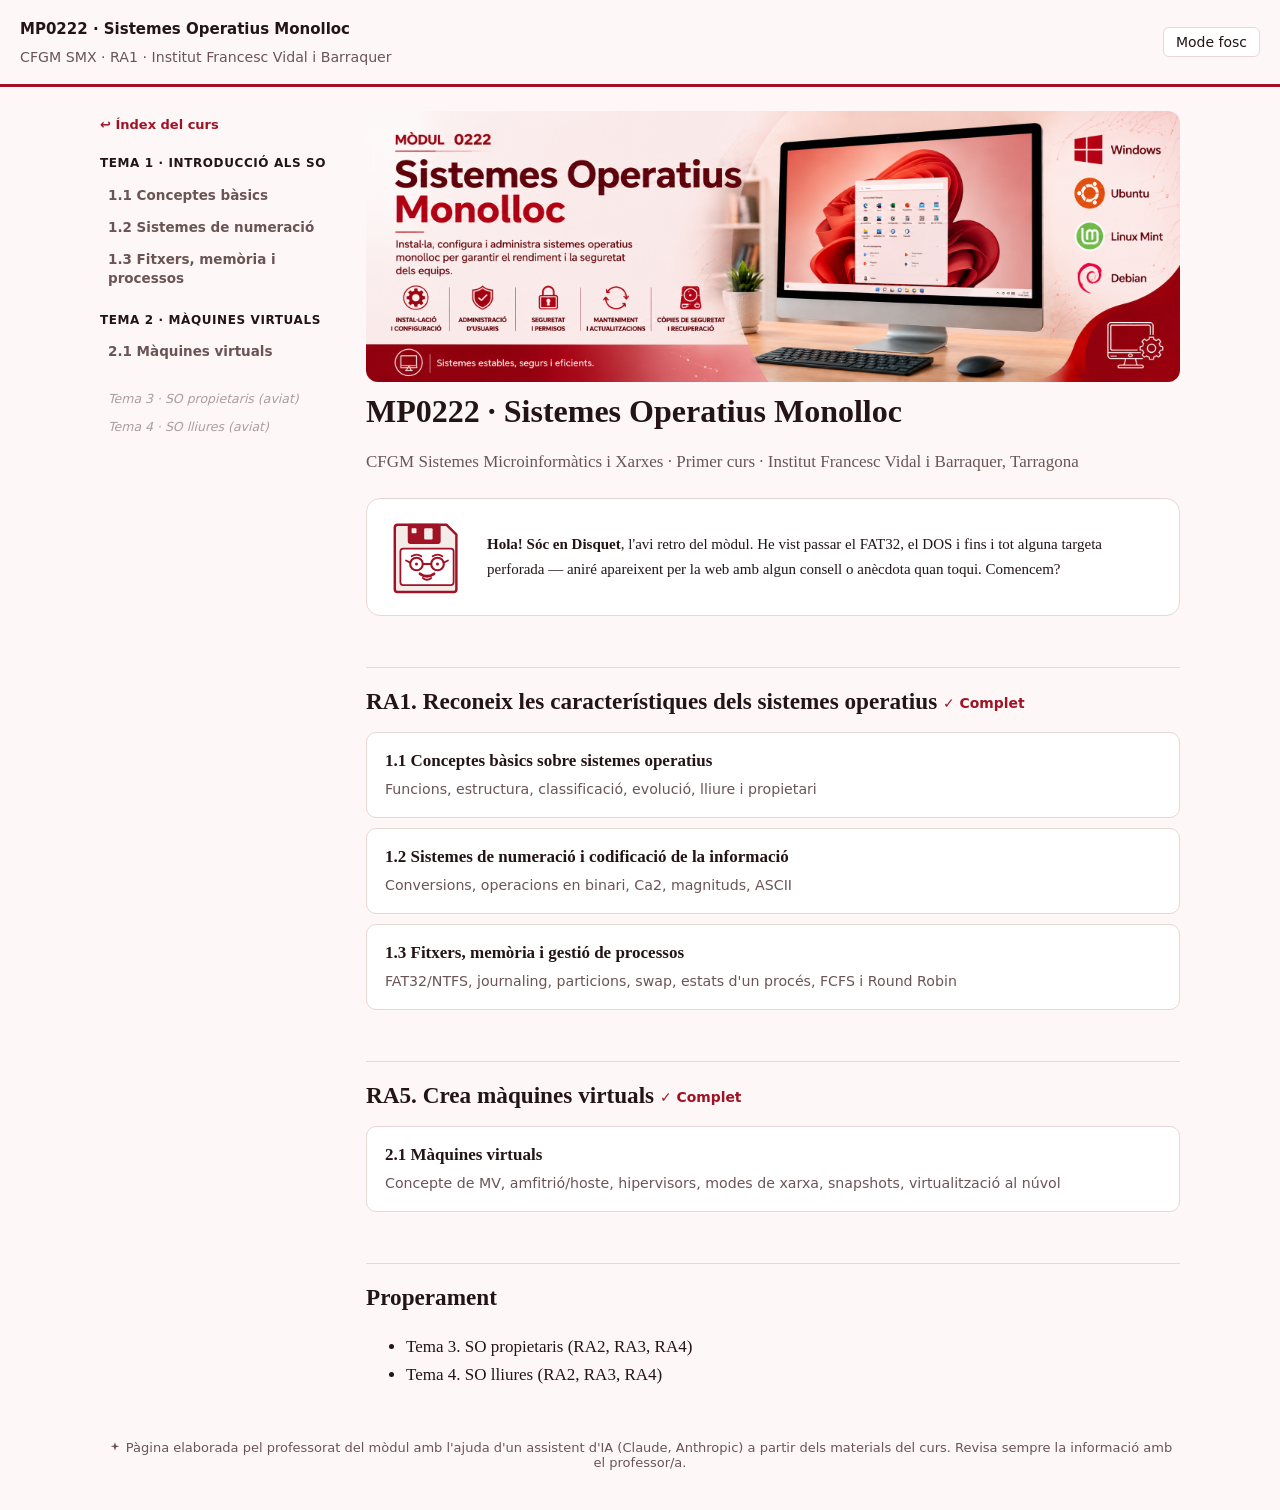
<file: index.html>
<!DOCTYPE html>
<html lang="ca">
<head>
<meta charset="utf-8">
<meta name="description" content="Materials del mòdul MP0222 Sistemes Operatius Monolloc (CFGM SMX)">
<meta name="viewport" content="width=device-width, initial-scale=1, viewport-fit=cover">
<title>MP0222 · Sistemes Operatius Monolloc | MP0222</title>
<link rel="stylesheet" href="assets/style.css">
</head>
<body id="top">
<header><div><a href="index.html"><b>MP0222 · Sistemes Operatius Monolloc</b><br><small>CFGM SMX · RA1 · Institut Francesc Vidal i Barraquer</small></a></div><button id="th" type="button">Mode fosc</button></header>
<div class="wrap"><nav class="sidenav" aria-label="Navegació del curs"><a class="nav-home" href="index.html">↩ Índex del curs</a><div class="nav-tema-title">Tema 1 · Introducció als SO</div><ul class="nav-tree"><li><a href="tema-1-1.html">1.1 Conceptes bàsics</a></li><li><a href="tema-1-2.html">1.2 Sistemes de numeració</a></li><li><a href="tema-1-3.html">1.3 Fitxers, memòria i processos</a></li></ul><div class="nav-tema-title">Tema 2 · Màquines virtuals</div><ul class="nav-tree"><li><a href="tema-2-1.html">2.1 Màquines virtuals</a></li></ul><div class="nav-tema-future">Tema 3 · SO propietaris <em>(aviat)</em></div><div class="nav-tema-future">Tema 4 · SO lliures <em>(aviat)</em></div></nav><main id="main">
<a class="hero" href="index.html" tabindex="-1"><img src="assets/img/portada.png" alt="Mòdul 0222 · Sistemes Operatius Monolloc — instal·la, configura, administra, optimitza. Windows, Ubuntu, Linux Mint, Debian"></a>
<h1>MP0222 · Sistemes Operatius Monolloc</h1>
<p class="lead">CFGM Sistemes Microinformàtics i Xarxes · Primer curs · Institut Francesc Vidal i Barraquer, Tarragona</p>
<div class="mascota-wrap"><svg viewBox="0 0 120 120" xmlns="http://www.w3.org/2000/svg">
<path d="M18 14h70l14 14v78a4 4 0 0 1-4 4H18a4 4 0 0 1-4-4V18a4 4 0 0 1 4-4z" fill="var(--code)" stroke="var(--ac)" stroke-width="3.5" stroke-linejoin="round"/>
<rect x="34" y="14" width="44" height="26" rx="2" fill="var(--ac)" stroke="var(--ac)" stroke-width="3"/>
<rect x="56" y="19" width="12" height="16" rx="1.5" fill="var(--code)"/>
<rect x="38" y="19" width="7" height="7" rx="1" fill="var(--code)"/>
<rect x="22" y="48" width="76" height="52" rx="4" fill="var(--card)" stroke="var(--ac)" stroke-width="2.5"/>
<circle cx="45" cy="70" r="9" fill="none" stroke="var(--ac)" stroke-width="3"/>
<circle cx="75" cy="70" r="9" fill="none" stroke="var(--ac)" stroke-width="3"/>
<line x1="54" y1="70" x2="66" y2="70" stroke="var(--ac)" stroke-width="3"/>
<line x1="36" y1="68" x2="30" y2="65" stroke="var(--ac)" stroke-width="2.5" stroke-linecap="round"/>
<line x1="84" y1="68" x2="90" y2="65" stroke="var(--ac)" stroke-width="2.5" stroke-linecap="round"/>
<circle cx="45" cy="70" r="2.2" fill="var(--ac)"/>
<circle cx="75" cy="70" r="2.2" fill="var(--ac)"/>
<path d="M38 59q7-5 14 0" fill="none" stroke="var(--ac)" stroke-width="2.5" stroke-linecap="round"/>
<path d="M68 59q7-5 14 0" fill="none" stroke="var(--ac)" stroke-width="2.5" stroke-linecap="round"/>
<path d="M50 84q10 7 20 0" fill="none" stroke="var(--ac)" stroke-width="4" stroke-linecap="round"/>
<path d="M54 90q6 5 12 0" fill="none" stroke="var(--ac)" stroke-width="2.5" stroke-linecap="round"/>
</svg>
<p><b>Hola! Sóc en Disquet</b>, l'avi retro del mòdul. He vist passar el FAT32, el DOS i fins i tot alguna targeta perforada — aniré apareixent per la web amb algun consell o anècdota quan toqui. Comencem?</p></div>
<h2>RA1. Reconeix les característiques dels sistemes operatius <span style="color:var(--ac);font-size:.6em;font-family:system-ui,sans-serif;font-weight:700;vertical-align:middle">✓ Complet</span></h2>
<div class="cards">
<a href="tema-1-1.html"><b>1.1 Conceptes bàsics sobre sistemes operatius</b><br><small>Funcions, estructura, classificació, evolució, lliure i propietari</small></a>
<a href="tema-1-2.html"><b>1.2 Sistemes de numeració i codificació de la informació</b><br><small>Conversions, operacions en binari, Ca2, magnituds, ASCII</small></a>
<a href="tema-1-3.html"><b>1.3 Fitxers, memòria i gestió de processos</b><br><small>FAT32/NTFS, journaling, particions, swap, estats d'un procés, FCFS i Round Robin</small></a></div>
<h2>RA5. Crea màquines virtuals <span style="color:var(--ac);font-size:.6em;font-family:system-ui,sans-serif;font-weight:700;vertical-align:middle">✓ Complet</span></h2>
<div class="cards">
<a href="tema-2-1.html"><b>2.1 Màquines virtuals</b><br><small>Concepte de MV, amfitrió/hoste, hipervisors, modes de xarxa, snapshots, virtualització al núvol</small></a></div>
<h2>Properament</h2><ul><li>Tema 3. SO propietaris (RA2, RA3, RA4)</li><li>Tema 4. SO lliures (RA2, RA3, RA4)</li></ul>
</main></div><footer class="credit"><svg width="14" height="14" viewBox="0 0 24 24" fill="currentColor" aria-hidden="true"><path d="M12 2l1.9 5.6L19.5 9l-5.6 1.9L12 16.5l-1.9-5.6L4.5 9l5.6-1.5L12 2z"/></svg>Pàgina elaborada pel professorat del mòdul amb l'ajuda d'un assistent d'IA (Claude, Anthropic) a partir dels materials del curs. Revisa sempre la informació amb el professor/a.</footer>
</body></html>
</file>
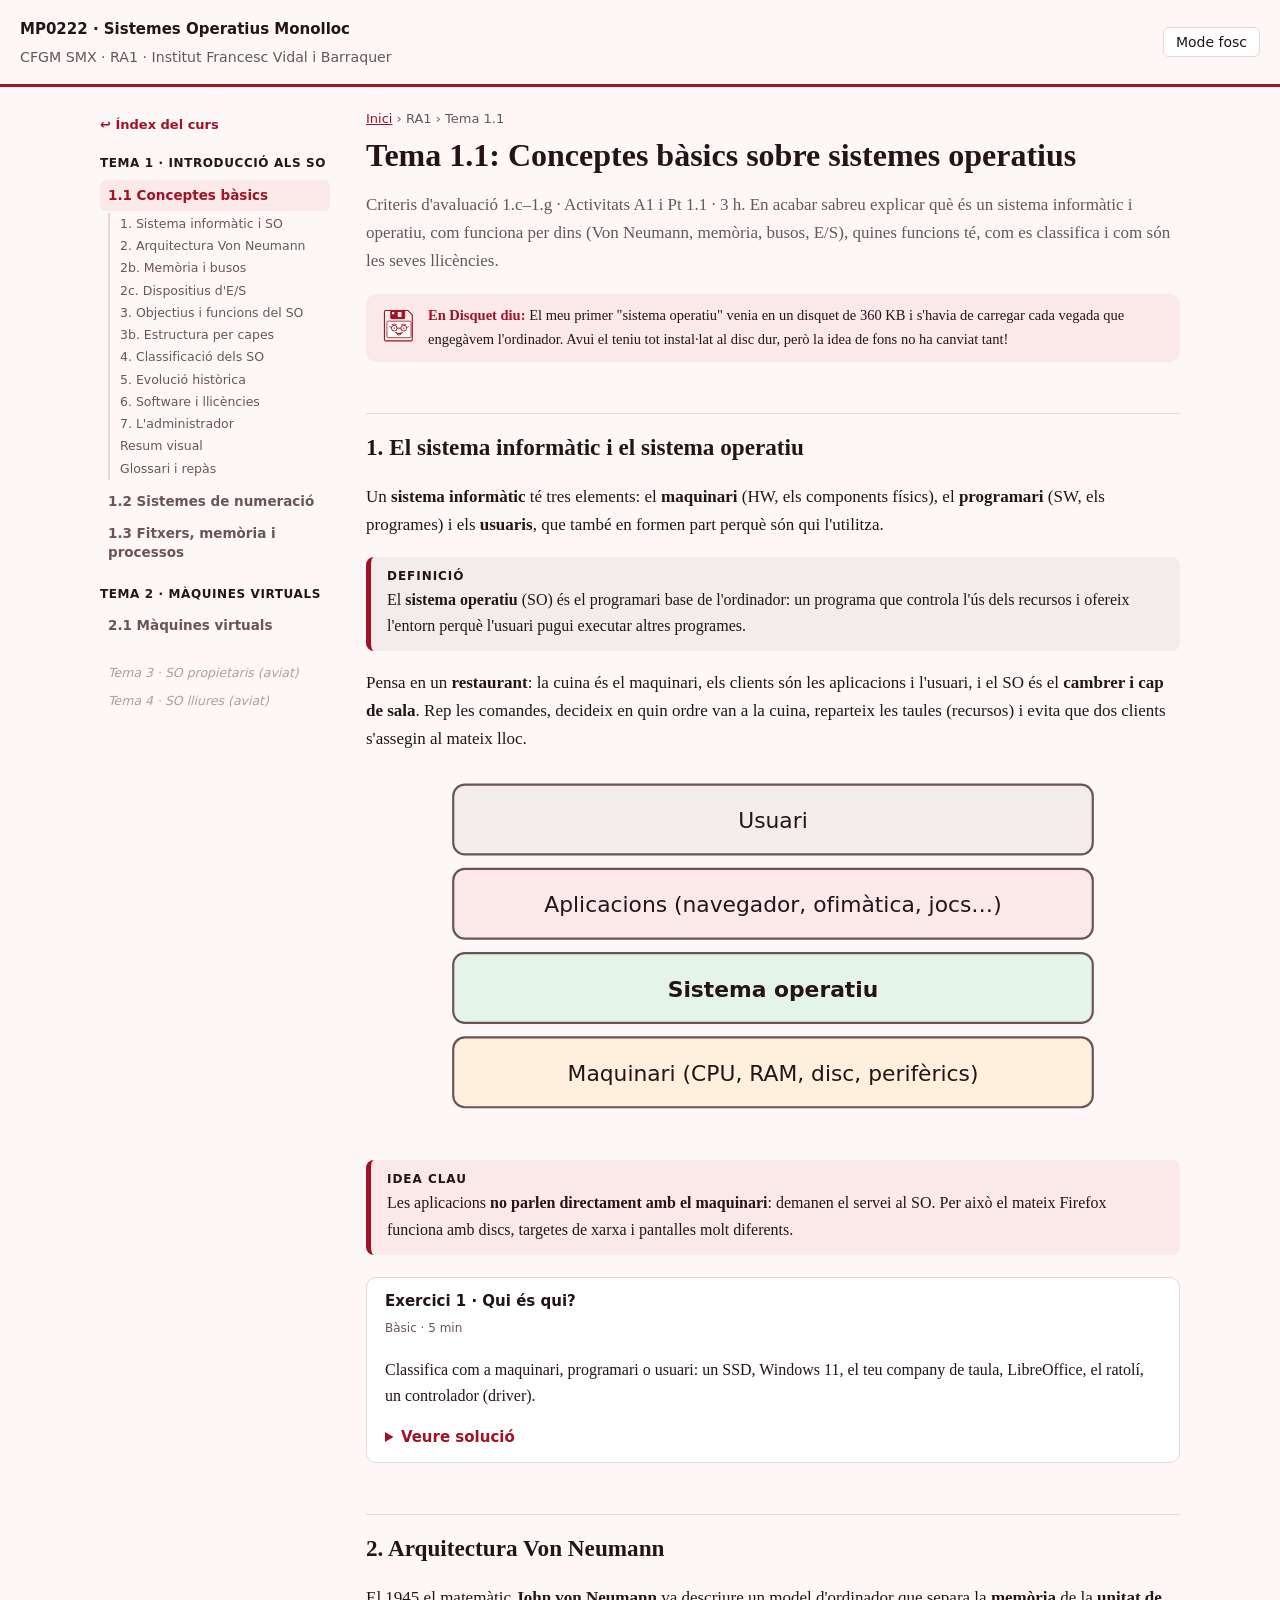
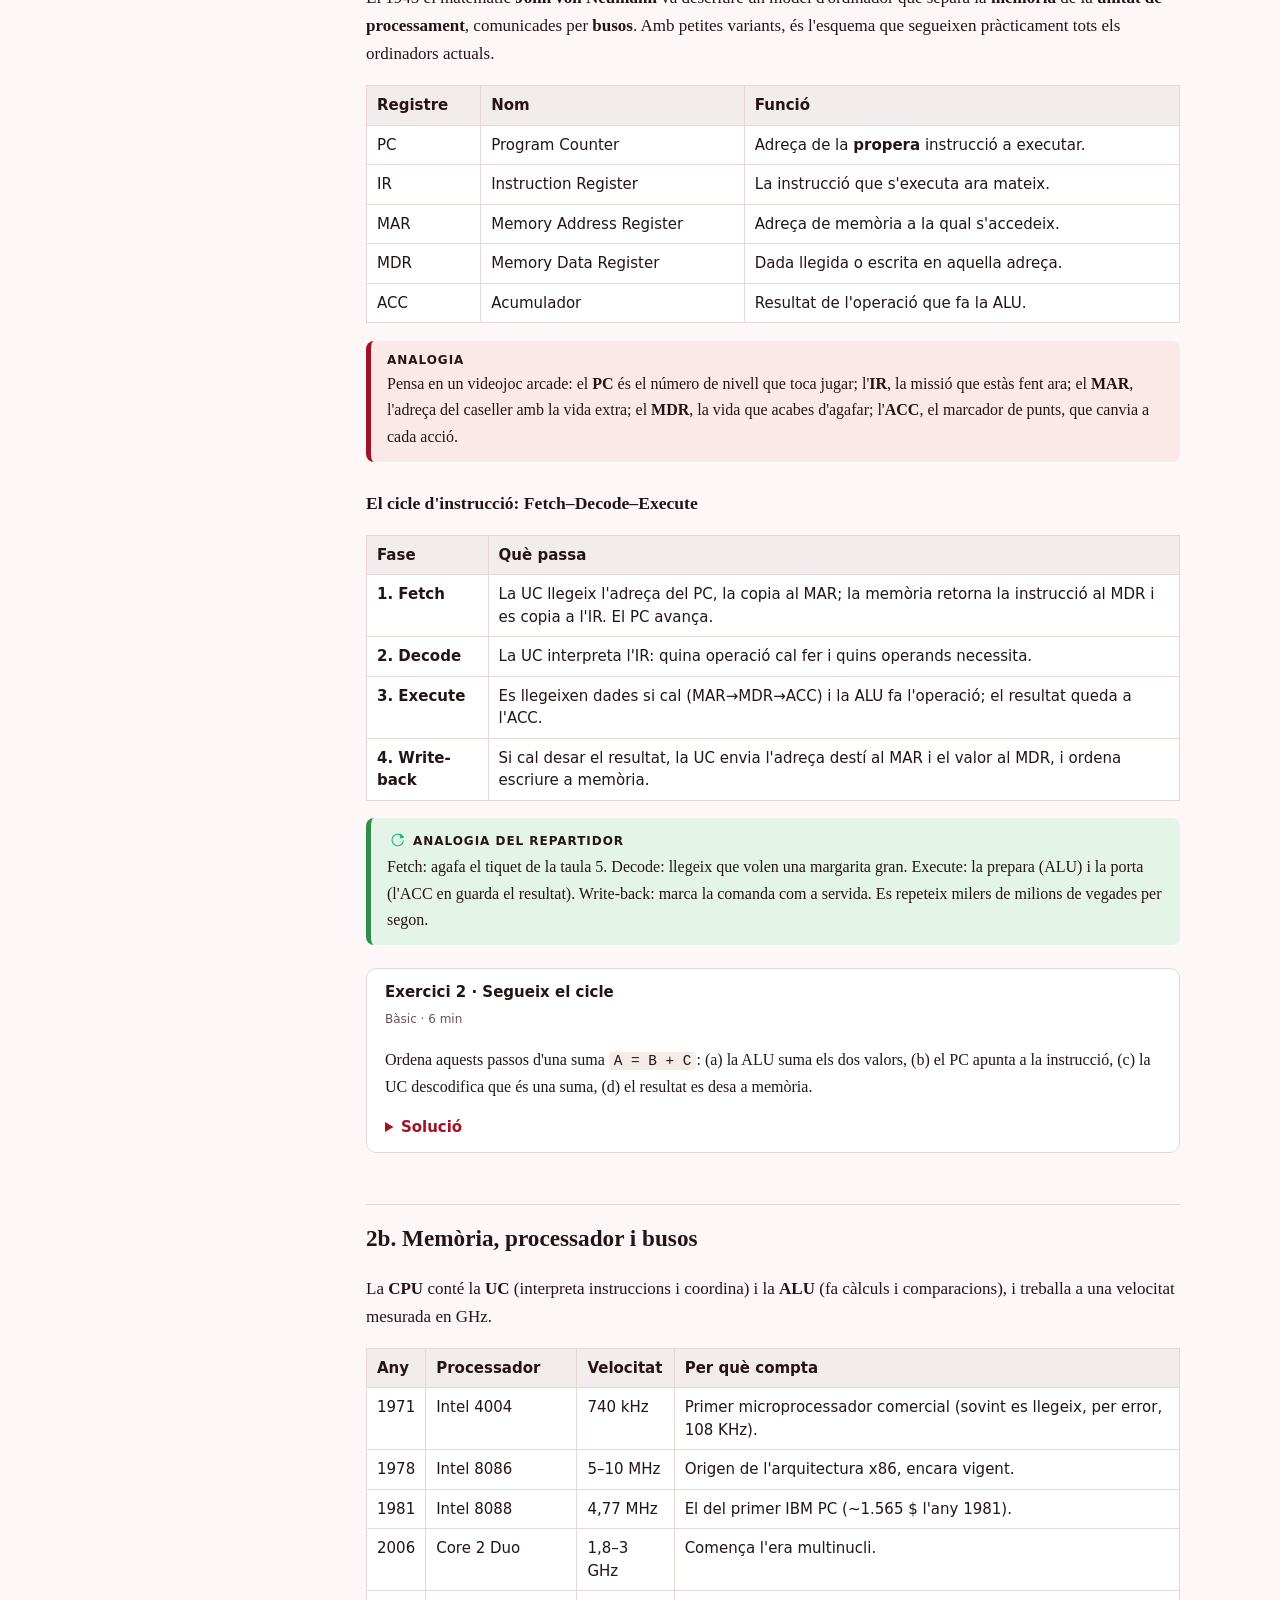
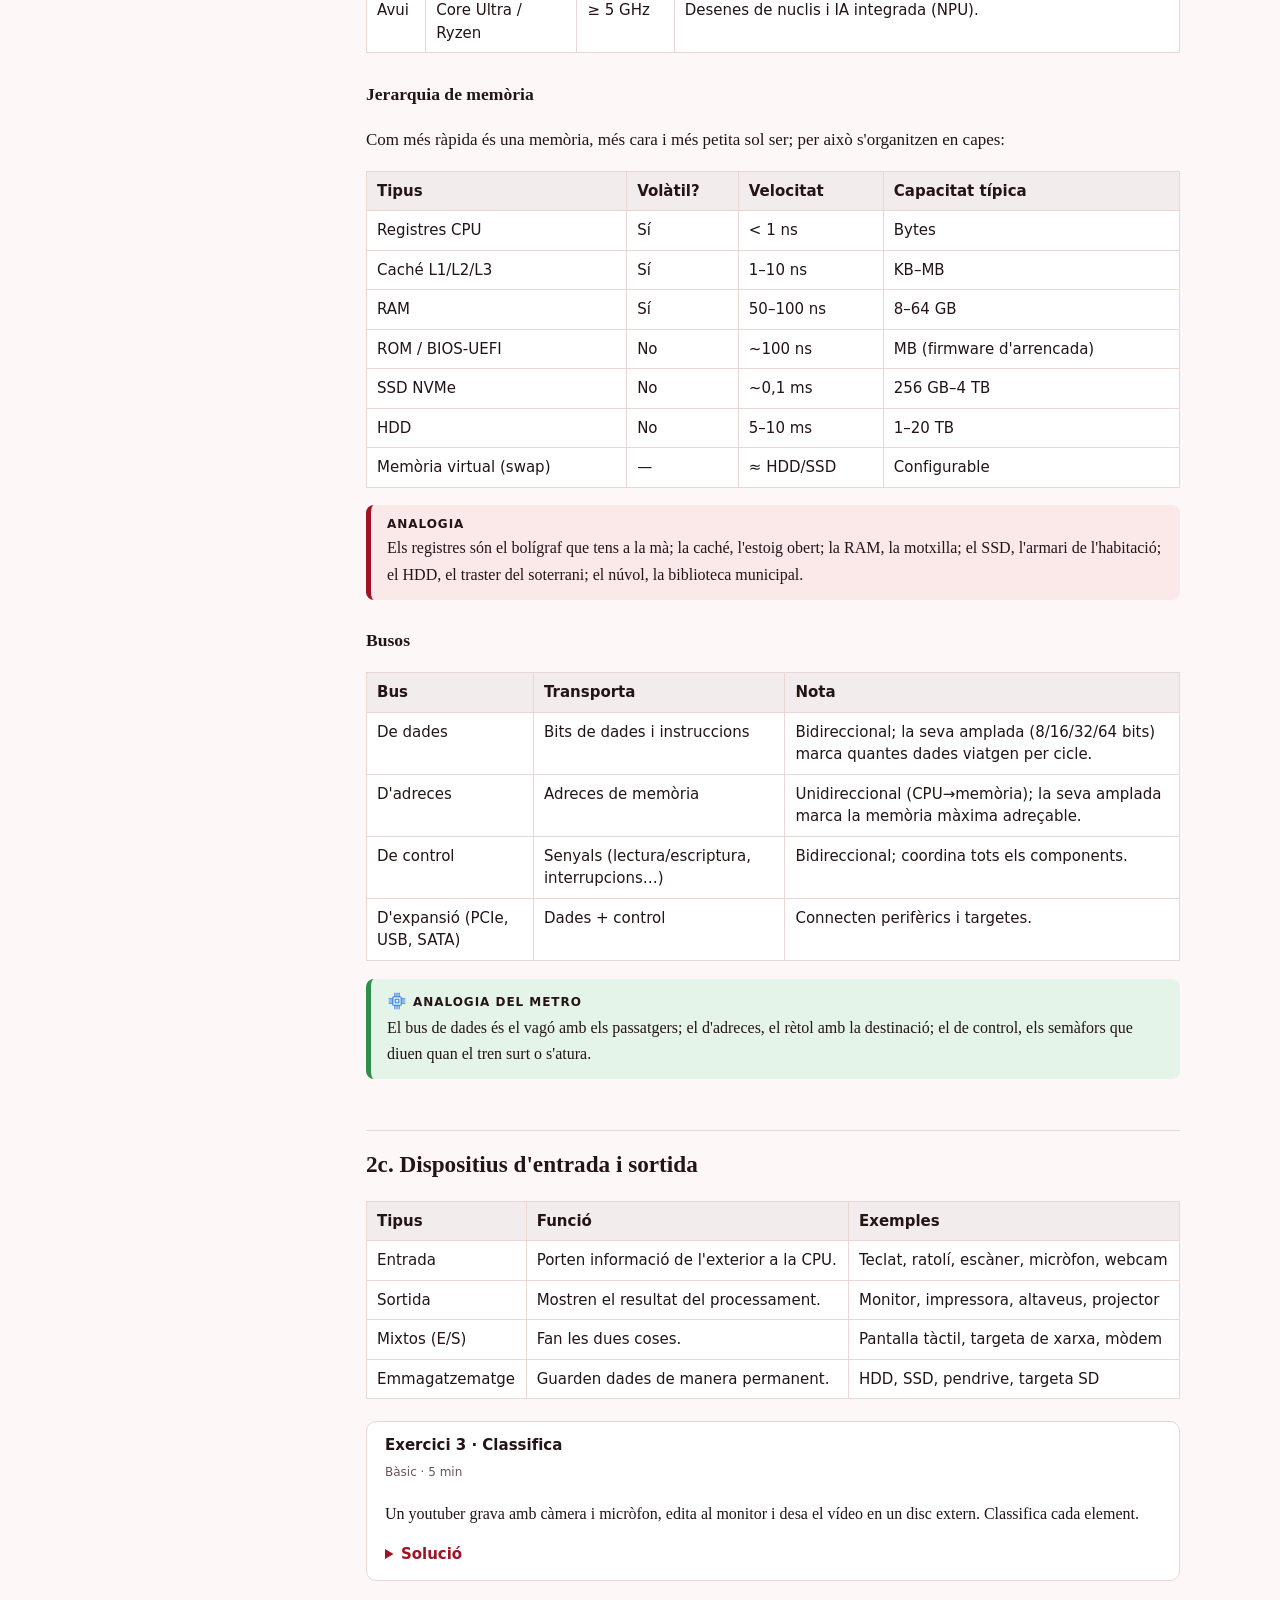
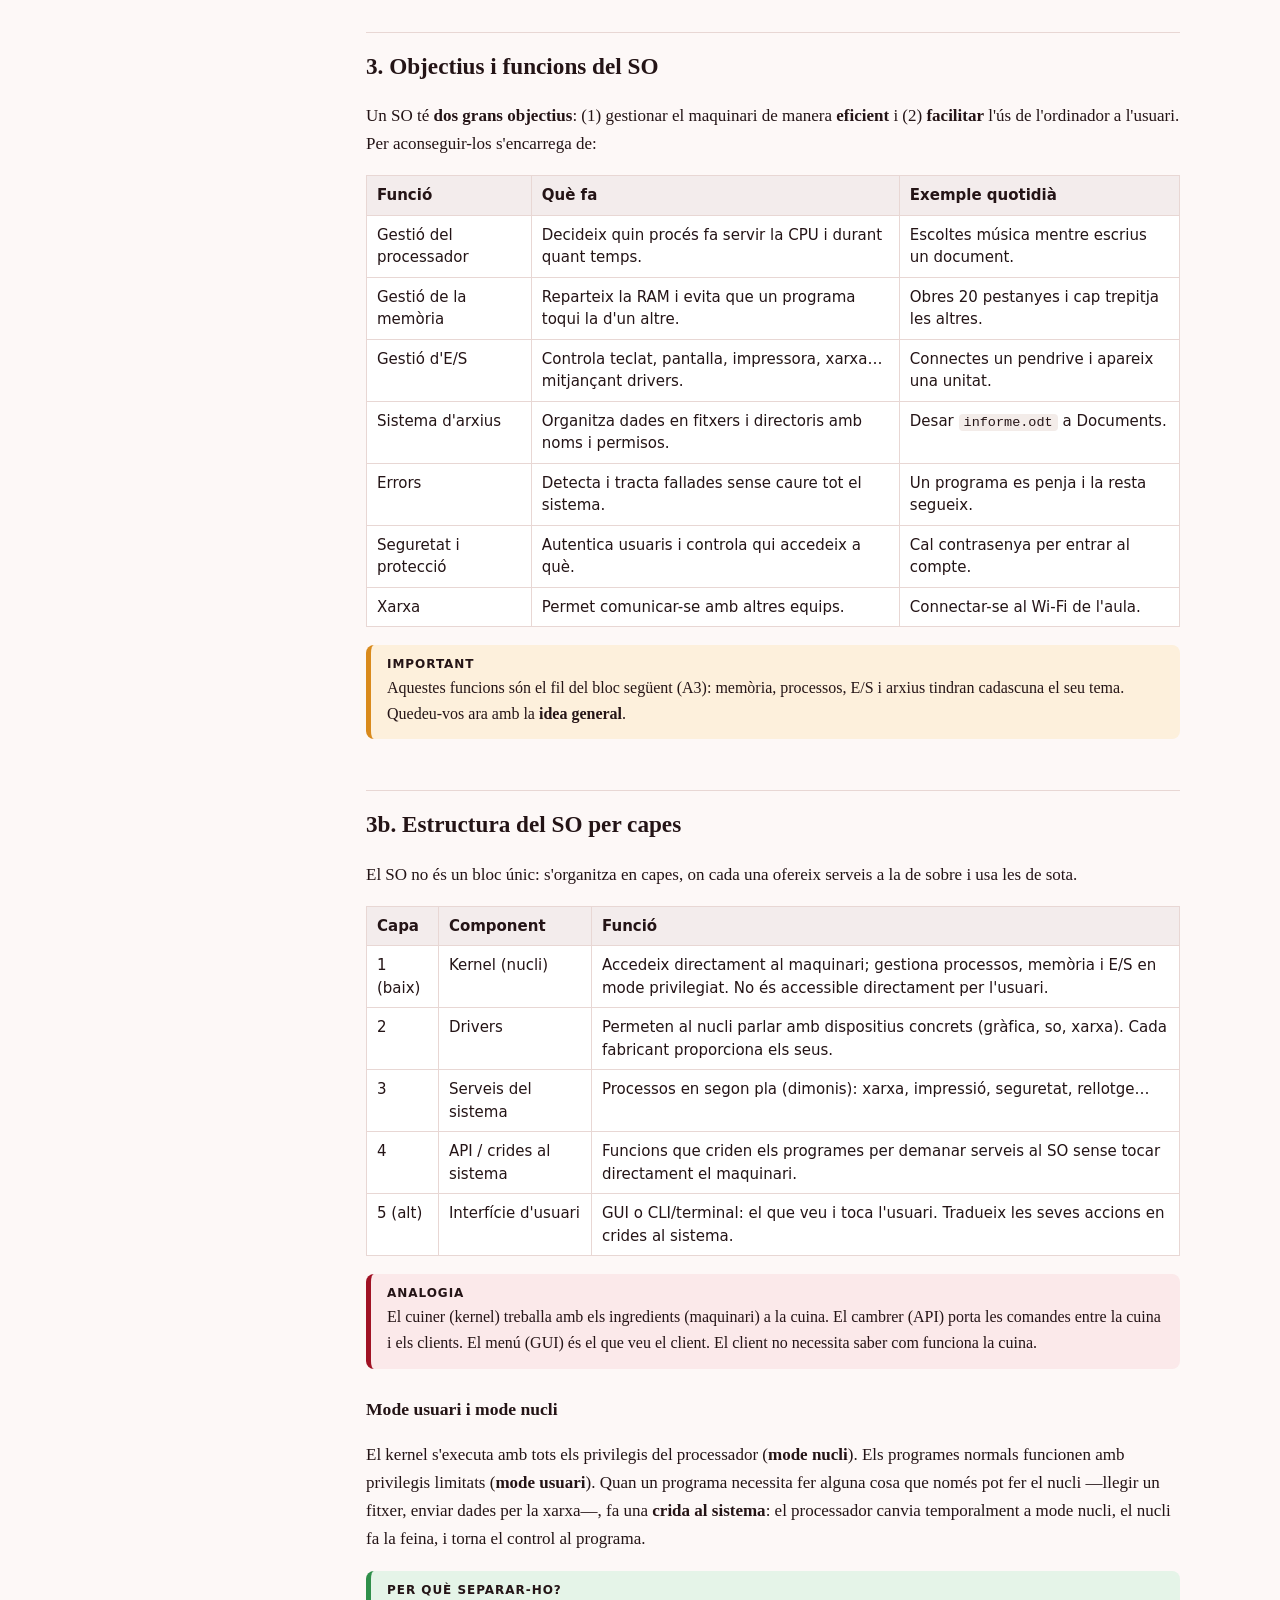
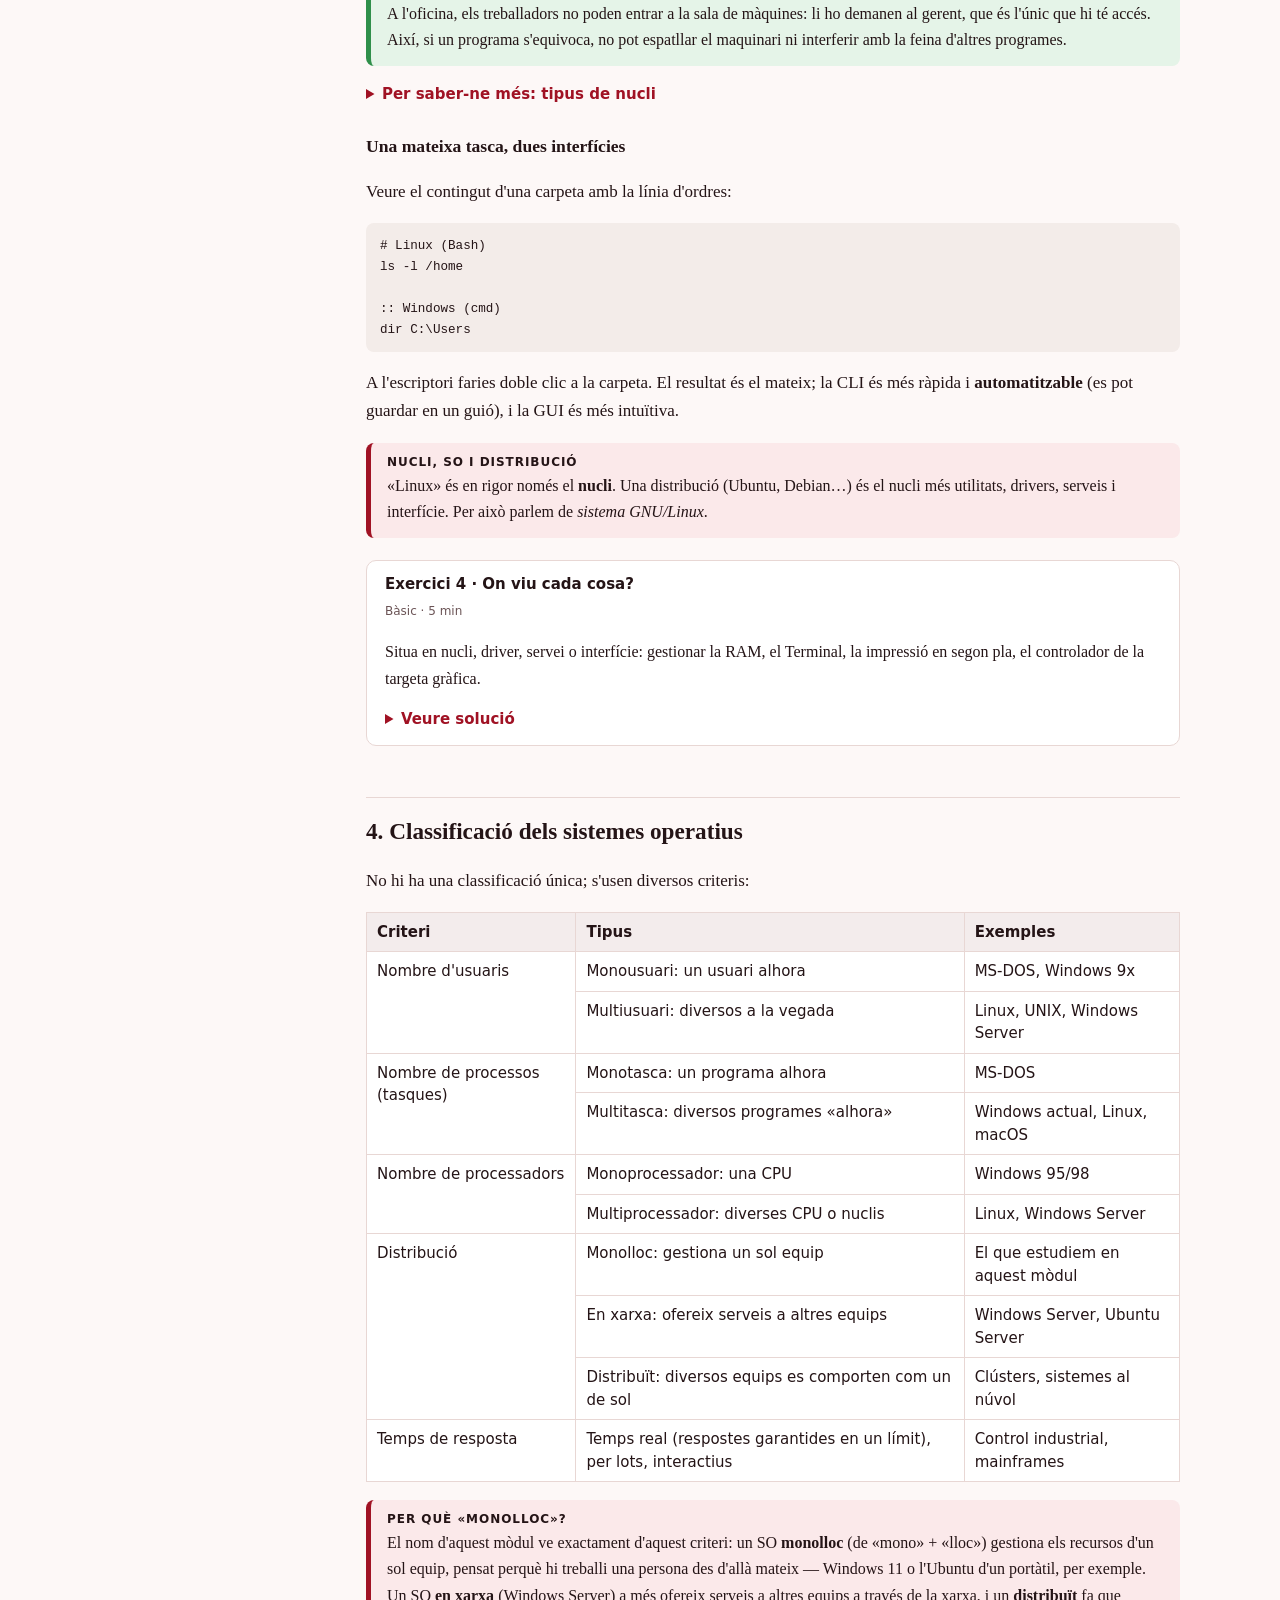
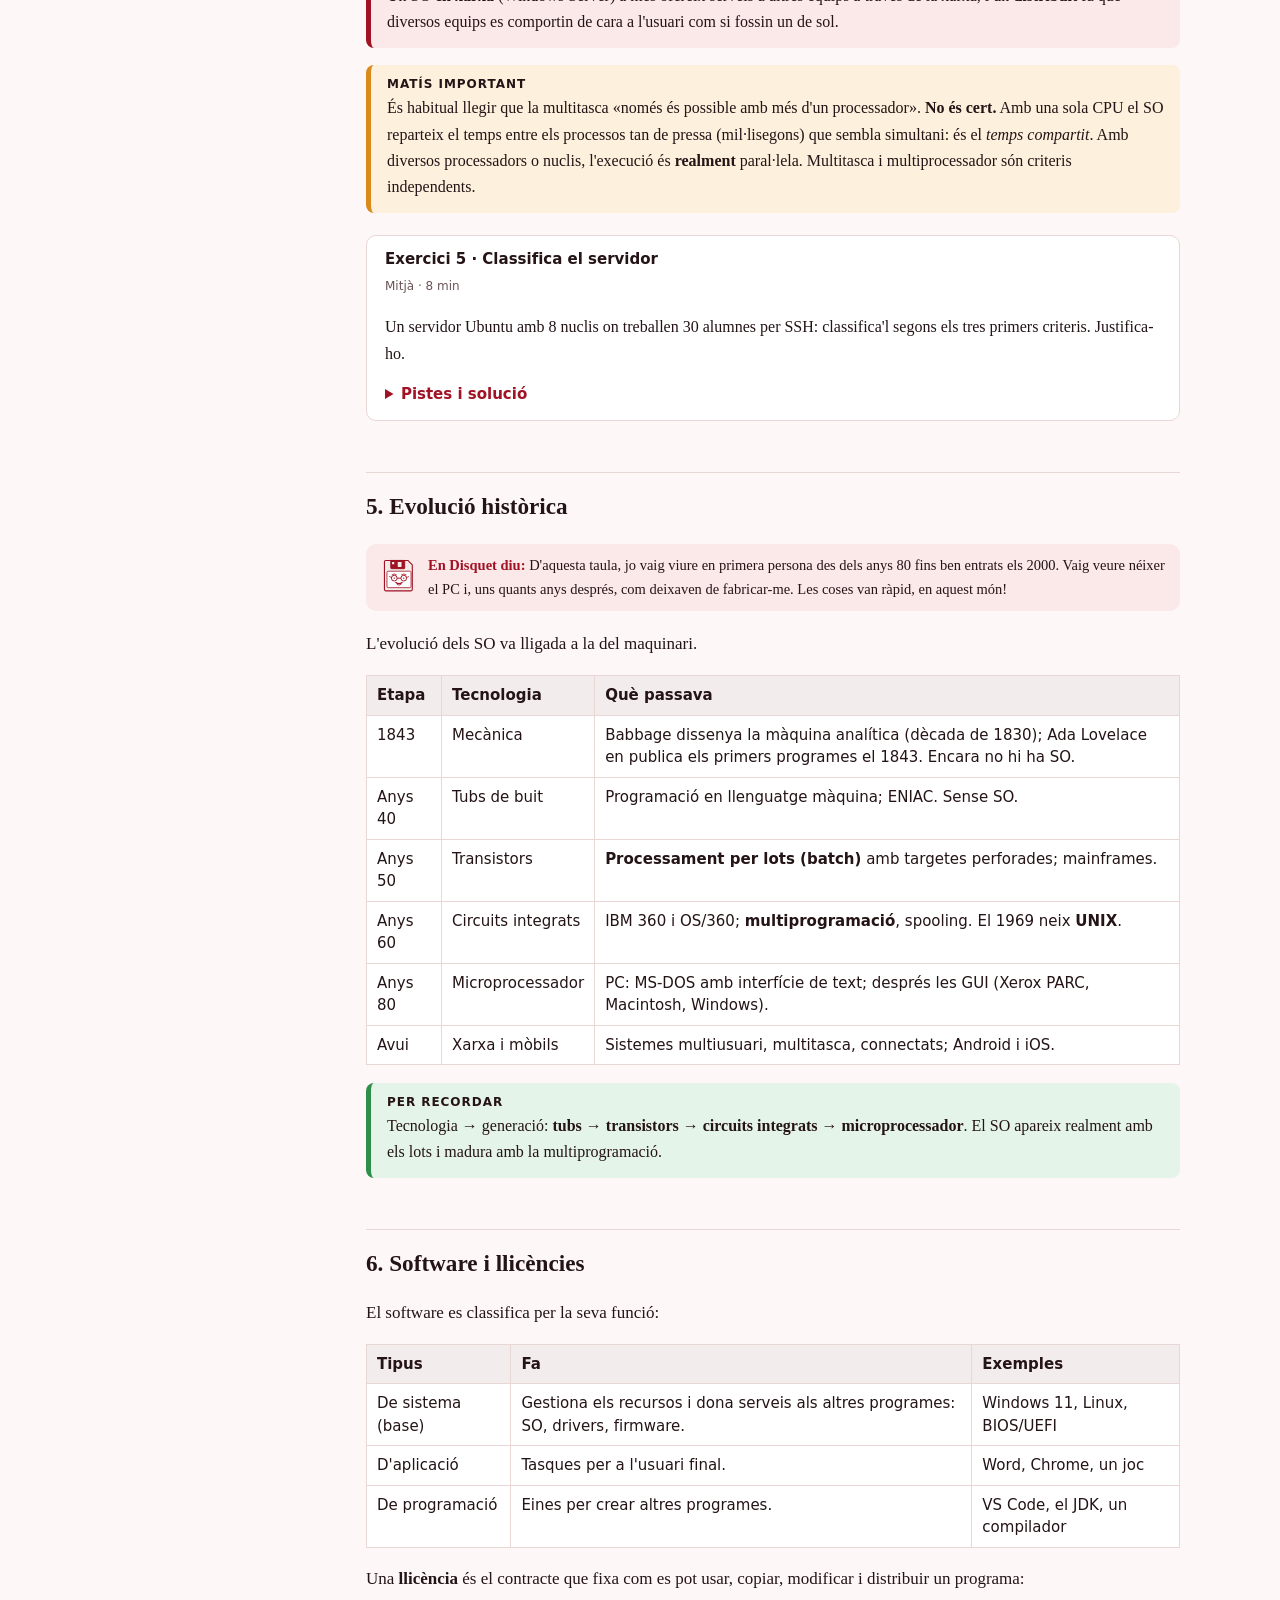
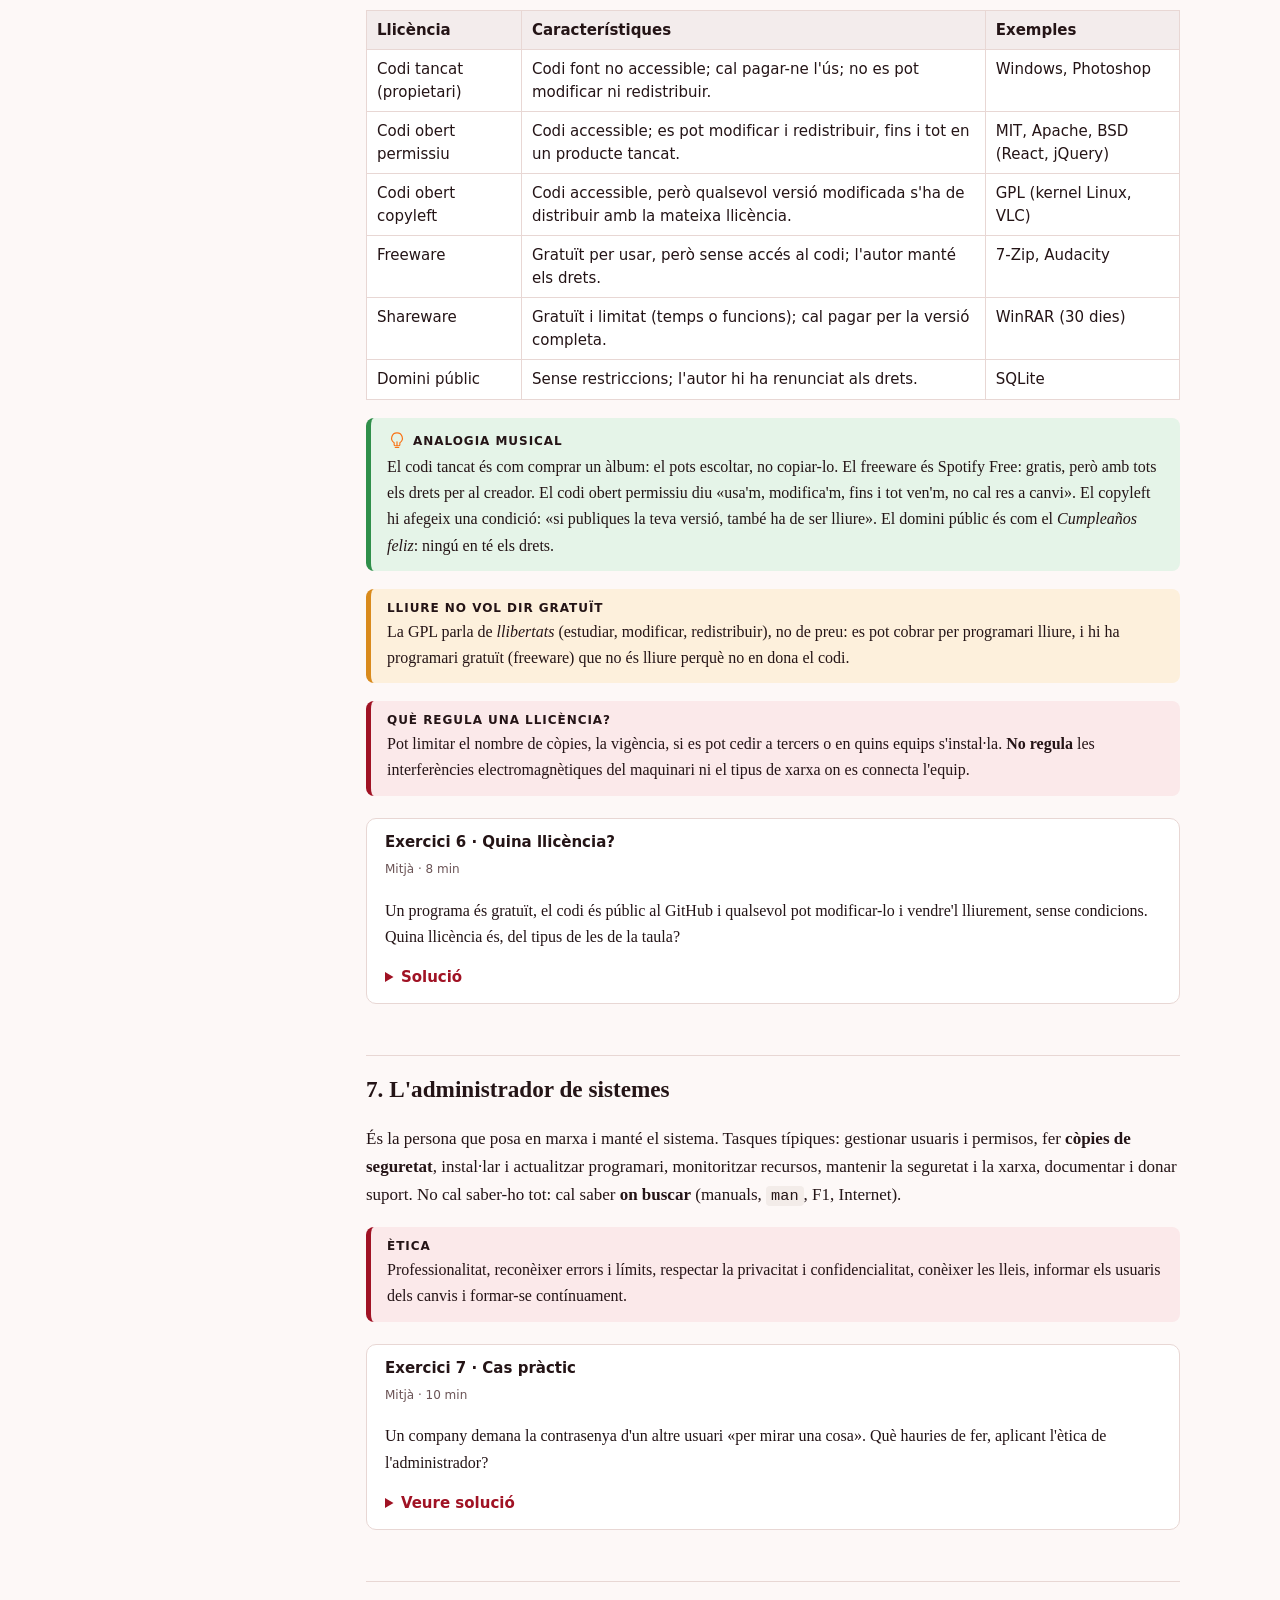
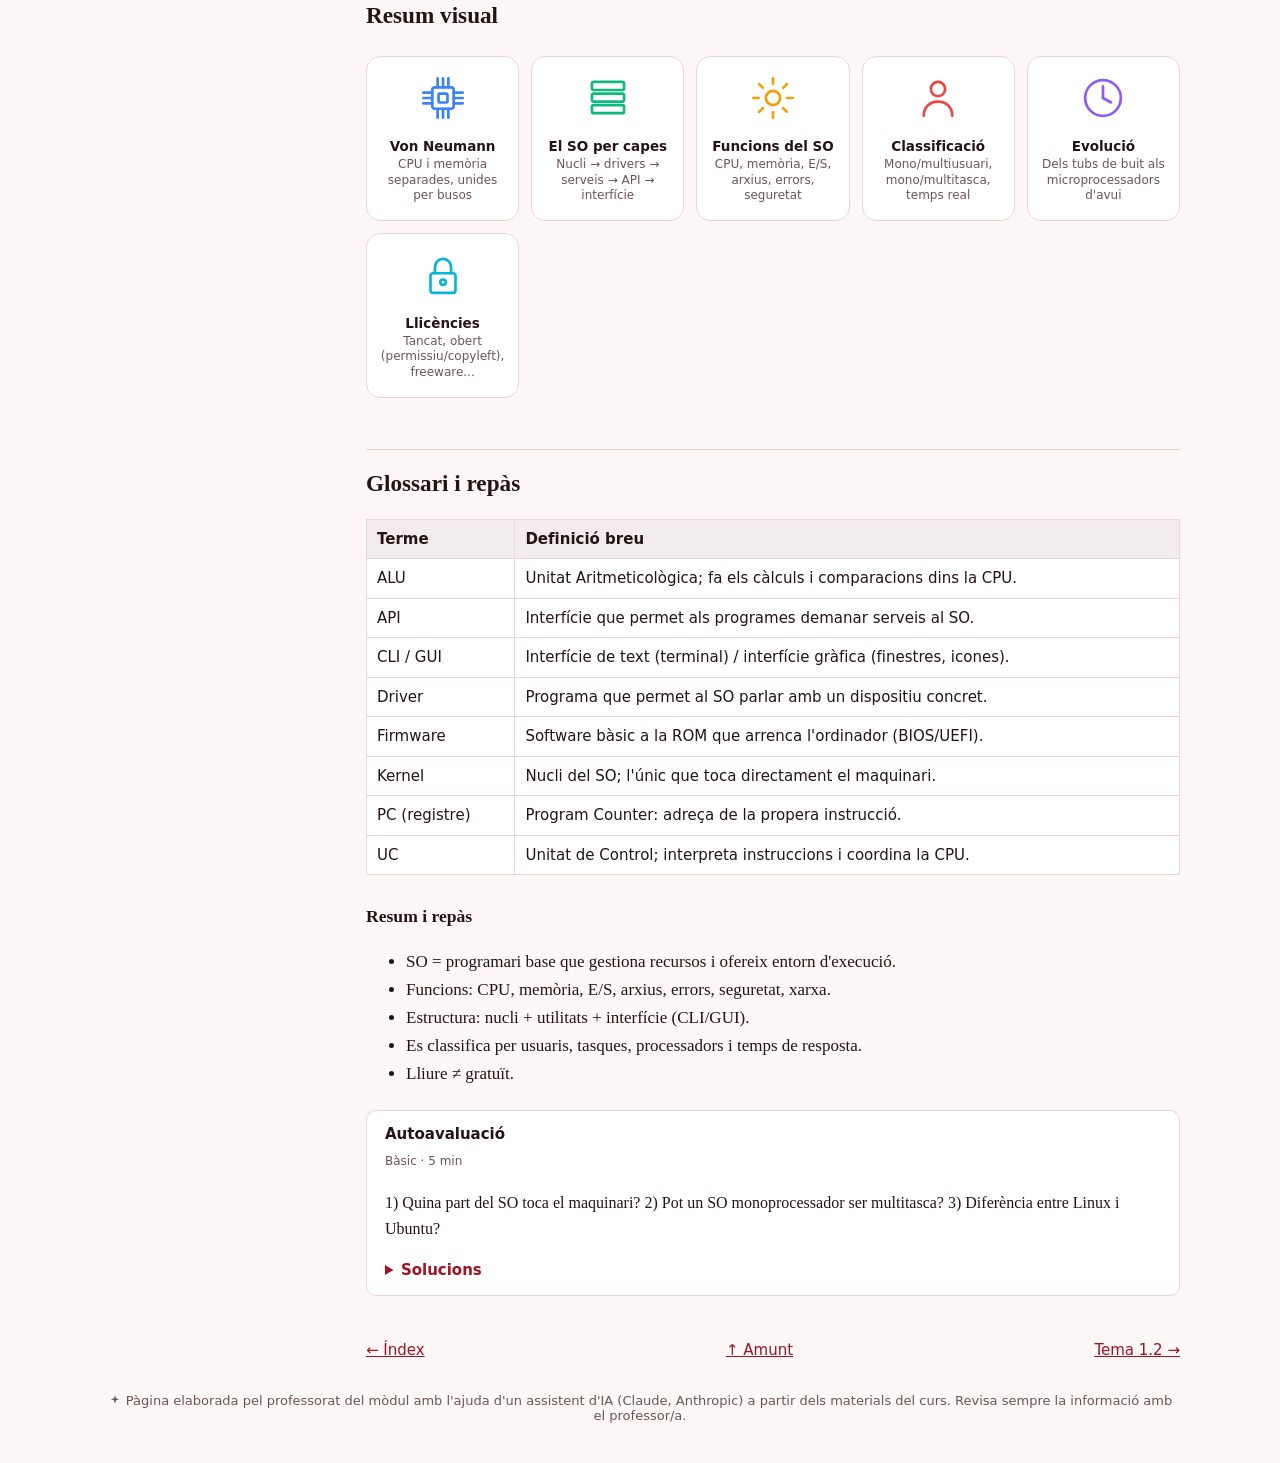
<file: tema-1-1.html>
<!DOCTYPE html>
<html lang="ca">
<head>
<meta charset="utf-8">
<meta name="description" content="Materials del mòdul MP0222 Sistemes Operatius Monolloc (CFGM SMX)">
<meta name="viewport" content="width=device-width, initial-scale=1, viewport-fit=cover">
<title>Tema 1.1: Conceptes bàsics sobre sistemes operatius | MP0222</title>
<link rel="stylesheet" href="assets/style.css">
</head>
<body id="top">
<header><div><a href="index.html"><b>MP0222 · Sistemes Operatius Monolloc</b><br><small>CFGM SMX · RA1 · Institut Francesc Vidal i Barraquer</small></a></div><button id="th" type="button">Mode fosc</button></header>
<div class="wrap">
<nav class="sidenav" aria-label="Navegació del curs"><a class="nav-home" href="index.html">↩ Índex del curs</a><div class="nav-tema-title">Tema 1 · Introducció als SO</div><ul class="nav-tree"><li class="active"><a href="tema-1-1.html">1.1 Conceptes bàsics</a><ul class="nav-sub"><li><a href="tema-1-1.html#s1">1. Sistema informàtic i SO</a></li><li><a href="tema-1-1.html#s2">2. Arquitectura Von Neumann</a></li><li><a href="tema-1-1.html#s2b">2b. Memòria i busos</a></li><li><a href="tema-1-1.html#s2c">2c. Dispositius d'E/S</a></li><li><a href="tema-1-1.html#s3">3. Objectius i funcions del SO</a></li><li><a href="tema-1-1.html#s3b">3b. Estructura per capes</a></li><li><a href="tema-1-1.html#s4">4. Classificació dels SO</a></li><li><a href="tema-1-1.html#s5">5. Evolució històrica</a></li><li><a href="tema-1-1.html#s6">6. Software i llicències</a></li><li><a href="tema-1-1.html#s7">7. L'administrador</a></li><li><a href="tema-1-1.html#s7b">Resum visual</a></li><li><a href="tema-1-1.html#s8">Glossari i repàs</a></li></ul></li><li><a href="tema-1-2.html">1.2 Sistemes de numeració</a></li><li><a href="tema-1-3.html">1.3 Fitxers, memòria i processos</a></li></ul><div class="nav-tema-title">Tema 2 · Màquines virtuals</div><ul class="nav-tree"><li><a href="tema-2-1.html">2.1 Màquines virtuals</a></li></ul><div class="nav-tema-future">Tema 3 · SO propietaris <em>(aviat)</em></div><div class="nav-tema-future">Tema 4 · SO lliures <em>(aviat)</em></div></nav>
<main id="main">
<div class="crumb"><a href="index.html">Inici</a> › RA1 › Tema 1.1</div>
<h1>Tema 1.1: Conceptes bàsics sobre sistemes operatius</h1>
<p class="lead">Criteris d'avaluació 1.c–1.g · Activitats A1 i Pt 1.1 · 3 h. En acabar sabreu explicar què és un sistema informàtic i operatiu, com funciona per dins (Von Neumann, memòria, busos, E/S), quines funcions té, com es classifica i com són les seves llicències.</p>
<div class="mascota-tip"><svg viewBox="0 0 120 120" xmlns="http://www.w3.org/2000/svg">
<path d="M18 14h70l14 14v78a4 4 0 0 1-4 4H18a4 4 0 0 1-4-4V18a4 4 0 0 1 4-4z" fill="var(--code)" stroke="var(--ac)" stroke-width="3.5" stroke-linejoin="round"/>
<rect x="34" y="14" width="44" height="26" rx="2" fill="var(--ac)" stroke="var(--ac)" stroke-width="3"/>
<rect x="56" y="19" width="12" height="16" rx="1.5" fill="var(--code)"/>
<rect x="38" y="19" width="7" height="7" rx="1" fill="var(--code)"/>
<rect x="22" y="48" width="76" height="52" rx="4" fill="var(--card)" stroke="var(--ac)" stroke-width="2.5"/>
<circle cx="45" cy="70" r="9" fill="none" stroke="var(--ac)" stroke-width="3"/>
<circle cx="75" cy="70" r="9" fill="none" stroke="var(--ac)" stroke-width="3"/>
<line x1="54" y1="70" x2="66" y2="70" stroke="var(--ac)" stroke-width="3"/>
<line x1="36" y1="68" x2="30" y2="65" stroke="var(--ac)" stroke-width="2.5" stroke-linecap="round"/>
<line x1="84" y1="68" x2="90" y2="65" stroke="var(--ac)" stroke-width="2.5" stroke-linecap="round"/>
<circle cx="45" cy="70" r="2.2" fill="var(--ac)"/>
<circle cx="75" cy="70" r="2.2" fill="var(--ac)"/>
<path d="M38 59q7-5 14 0" fill="none" stroke="var(--ac)" stroke-width="2.5" stroke-linecap="round"/>
<path d="M68 59q7-5 14 0" fill="none" stroke="var(--ac)" stroke-width="2.5" stroke-linecap="round"/>
<path d="M50 84q10 7 20 0" fill="none" stroke="var(--ac)" stroke-width="4" stroke-linecap="round"/>
<path d="M54 90q6 5 12 0" fill="none" stroke="var(--ac)" stroke-width="2.5" stroke-linecap="round"/>
</svg><p><b>En Disquet diu:</b> El meu primer "sistema operatiu" venia en un disquet de 360 KB i s'havia de carregar cada vegada que engegàvem l'ordinador. Avui el teniu tot instal·lat al disc dur, però la idea de fons no ha canviat tant!</p></div>


<h2 id="s1">1. El sistema informàtic i el sistema operatiu</h2>
<p>Un <b>sistema informàtic</b> té tres elements: el <b>maquinari</b> (HW, els components físics), el <b>programari</b> (SW, els programes) i els <b>usuaris</b>, que també en formen part perquè són qui l'utilitza.</p>
<div class="box def"><b>Definició</b>El <b>sistema operatiu</b> (SO) és el programari base de l'ordinador: un programa que controla l'ús dels recursos i ofereix l'entorn perquè l'usuari pugui executar altres programes.</div>
<p>Pensa en un <b>restaurant</b>: la cuina és el maquinari, els clients són les aplicacions i l'usuari, i el SO és el <b>cambrer i cap de sala</b>. Rep les comandes, decideix en quin ordre van a la cuina, reparteix les taules (recursos) i evita que dos clients s'assegin al mateix lloc.</p>
<svg viewBox="0 0 560 250" role="img" aria-label="Capes: usuari, aplicacions, sistema operatiu, maquinari" xmlns="http://www.w3.org/2000/svg" font-family="system-ui,sans-serif" font-size="15">
<g stroke="currentColor" stroke-width="1.5" fill="none" style="color:var(--mut)">
<rect x="60" y="10" width="440" height="48" rx="8" fill="var(--def)"/><rect x="60" y="68" width="440" height="48" rx="8" fill="var(--info)"/><rect x="60" y="126" width="440" height="48" rx="8" fill="var(--ok)"/><rect x="60" y="184" width="440" height="48" rx="8" fill="var(--imp)"/></g>
<g fill="var(--fg)" text-anchor="middle"><text x="280" y="40">Usuari</text><text x="280" y="98">Aplicacions (navegador, ofimàtica, jocs…)</text><text x="280" y="156" font-weight="700">Sistema operatiu</text><text x="280" y="214">Maquinari (CPU, RAM, disc, perifèrics)</text></g></svg>
<div class="box info"><b>Idea clau</b>Les aplicacions <b>no parlen directament amb el maquinari</b>: demanen el servei al SO. Per això el mateix Firefox funciona amb discs, targetes de xarxa i pantalles molt diferents.</div>
<div class="ex"><h4>Exercici 1 · Qui és qui?</h4><span class="tag">Bàsic · 5 min</span><p>Classifica com a maquinari, programari o usuari: un SSD, Windows 11, el teu company de taula, LibreOffice, el ratolí, un controlador (driver).</p><details><summary>Veure solució</summary>Maquinari: SSD, ratolí. Programari: Windows 11, LibreOffice, driver. Usuari: el company. El driver és programari que ensenya al SO com parlar amb un dispositiu.</details></div>

<h2 id="s2">2. Arquitectura Von Neumann</h2>
<p>El 1945 el matemàtic <b>John von Neumann</b> va descriure un model d'ordinador que separa la <b>memòria</b> de la <b>unitat de processament</b>, comunicades per <b>busos</b>. Amb petites variants, és l'esquema que segueixen pràcticament tots els ordinadors actuals.</p>
<div class="tw"><table><tr><th>Registre</th><th>Nom</th><th>Funció</th></tr>
<tr><td>PC</td><td>Program Counter</td><td>Adreça de la <b>propera</b> instrucció a executar.</td></tr>
<tr><td>IR</td><td>Instruction Register</td><td>La instrucció que s'executa ara mateix.</td></tr>
<tr><td>MAR</td><td>Memory Address Register</td><td>Adreça de memòria a la qual s'accedeix.</td></tr>
<tr><td>MDR</td><td>Memory Data Register</td><td>Dada llegida o escrita en aquella adreça.</td></tr>
<tr><td>ACC</td><td>Acumulador</td><td>Resultat de l'operació que fa la ALU.</td></tr></table></div>
<div class="box info"><b>Analogia</b>Pensa en un videojoc arcade: el <b>PC</b> és el número de nivell que toca jugar; l'<b>IR</b>, la missió que estàs fent ara; el <b>MAR</b>, l'adreça del caseller amb la vida extra; el <b>MDR</b>, la vida que acabes d'agafar; l'<b>ACC</b>, el marcador de punts, que canvia a cada acció.</div>
<h3>El cicle d'instrucció: Fetch–Decode–Execute</h3>
<div class="tw"><table><tr><th>Fase</th><th>Què passa</th></tr>
<tr><td><b>1. Fetch</b></td><td>La UC llegeix l'adreça del PC, la copia al MAR; la memòria retorna la instrucció al MDR i es copia a l'IR. El PC avança.</td></tr>
<tr><td><b>2. Decode</b></td><td>La UC interpreta l'IR: quina operació cal fer i quins operands necessita.</td></tr>
<tr><td><b>3. Execute</b></td><td>Es llegeixen dades si cal (MAR→MDR→ACC) i la ALU fa l'operació; el resultat queda a l'ACC.</td></tr>
<tr><td><b>4. Write-back</b></td><td>Si cal desar el resultat, la UC envia l'adreça destí al MAR i el valor al MDR, i ordena escriure a memòria.</td></tr></table></div>
<div class="box ok"><b><svg class="icon-inline" viewBox="0 0 56 56" fill="none" stroke="#10b981" stroke-width="3.2" stroke-linecap="round" stroke-linejoin="round" xmlns="http://www.w3.org/2000/svg"><path d="M44 20a16 16 0 1 0 2 10"/><path d="M38 12l8 8-8 2z"/></svg>Analogia del repartidor</b>Fetch: agafa el tiquet de la taula 5. Decode: llegeix que volen una margarita gran. Execute: la prepara (ALU) i la porta (l'ACC en guarda el resultat). Write-back: marca la comanda com a servida. Es repeteix milers de milions de vegades per segon.</div>
<div class="ex"><h4>Exercici 2 · Segueix el cicle</h4><span class="tag">Bàsic · 6 min</span><p>Ordena aquests passos d'una suma <code>A = B + C</code>: (a) la ALU suma els dos valors, (b) el PC apunta a la instrucció, (c) la UC descodifica que és una suma, (d) el resultat es desa a memòria.</p><details><summary>Solució</summary>b (Fetch) → c (Decode) → a (Execute) → d (Write-back).</details></div>

<h2 id="s2b">2b. Memòria, processador i busos</h2>
<p>La <b>CPU</b> conté la <b>UC</b> (interpreta instruccions i coordina) i la <b>ALU</b> (fa càlculs i comparacions), i treballa a una velocitat mesurada en GHz.</p>
<div class="tw"><table><tr><th>Any</th><th>Processador</th><th>Velocitat</th><th>Per què compta</th></tr>
<tr><td>1971</td><td>Intel 4004</td><td>740 kHz</td><td>Primer microprocessador comercial (sovint es llegeix, per error, 108 KHz).</td></tr>
<tr><td>1978</td><td>Intel 8086</td><td>5–10 MHz</td><td>Origen de l'arquitectura x86, encara vigent.</td></tr>
<tr><td>1981</td><td>Intel 8088</td><td>4,77 MHz</td><td>El del primer IBM PC (~1.565 $ l'any 1981).</td></tr>
<tr><td>2006</td><td>Core 2 Duo</td><td>1,8–3 GHz</td><td>Comença l'era multinucli.</td></tr>
<tr><td>Avui</td><td>Core Ultra / Ryzen</td><td>≥ 5 GHz</td><td>Desenes de nuclis i IA integrada (NPU).</td></tr></table></div>
<h3>Jerarquia de memòria</h3>
<p>Com més ràpida és una memòria, més cara i més petita sol ser; per això s'organitzen en capes:</p>
<div class="tw"><table><tr><th>Tipus</th><th>Volàtil?</th><th>Velocitat</th><th>Capacitat típica</th></tr>
<tr><td>Registres CPU</td><td>Sí</td><td>&lt; 1 ns</td><td>Bytes</td></tr>
<tr><td>Caché L1/L2/L3</td><td>Sí</td><td>1–10 ns</td><td>KB–MB</td></tr>
<tr><td>RAM</td><td>Sí</td><td>50–100 ns</td><td>8–64 GB</td></tr>
<tr><td>ROM / BIOS-UEFI</td><td>No</td><td>~100 ns</td><td>MB (firmware d'arrencada)</td></tr>
<tr><td>SSD NVMe</td><td>No</td><td>~0,1 ms</td><td>256 GB–4 TB</td></tr>
<tr><td>HDD</td><td>No</td><td>5–10 ms</td><td>1–20 TB</td></tr>
<tr><td>Memòria virtual (swap)</td><td>—</td><td>≈ HDD/SSD</td><td>Configurable</td></tr></table></div>
<div class="box info"><b>Analogia</b>Els registres són el bolígraf que tens a la mà; la caché, l'estoig obert; la RAM, la motxilla; el SSD, l'armari de l'habitació; el HDD, el traster del soterrani; el núvol, la biblioteca municipal.</div>
<h3>Busos</h3>
<div class="tw"><table><tr><th>Bus</th><th>Transporta</th><th>Nota</th></tr>
<tr><td>De dades</td><td>Bits de dades i instruccions</td><td>Bidireccional; la seva amplada (8/16/32/64 bits) marca quantes dades viatgen per cicle.</td></tr>
<tr><td>D'adreces</td><td>Adreces de memòria</td><td>Unidireccional (CPU→memòria); la seva amplada marca la memòria màxima adreçable.</td></tr>
<tr><td>De control</td><td>Senyals (lectura/escriptura, interrupcions…)</td><td>Bidireccional; coordina tots els components.</td></tr>
<tr><td>D'expansió (PCIe, USB, SATA)</td><td>Dades + control</td><td>Connecten perifèrics i targetes.</td></tr></table></div>
<div class="box ok"><b><svg class="icon-inline" viewBox="0 0 56 56" fill="none" stroke="#3b82f6" stroke-width="3.2" stroke-linecap="round" stroke-linejoin="round" xmlns="http://www.w3.org/2000/svg"><rect x="16" y="16" width="24" height="24" rx="3"/><rect x="23" y="23" width="10" height="10" rx="1"/><line x1="22" y1="6" x2="22" y2="16"/><line x1="28" y1="6" x2="28" y2="16"/><line x1="34" y1="6" x2="34" y2="16"/><line x1="22" y1="40" x2="22" y2="50"/><line x1="28" y1="40" x2="28" y2="50"/><line x1="34" y1="40" x2="34" y2="50"/><line x1="6" y1="22" x2="16" y2="22"/><line x1="6" y1="28" x2="16" y2="28"/><line x1="6" y1="34" x2="16" y2="34"/><line x1="40" y1="22" x2="50" y2="22"/><line x1="40" y1="28" x2="50" y2="28"/><line x1="40" y1="34" x2="50" y2="34"/></svg>Analogia del metro</b>El bus de dades és el vagó amb els passatgers; el d'adreces, el rètol amb la destinació; el de control, els semàfors que diuen quan el tren surt o s'atura.</div>

<h2 id="s2c">2c. Dispositius d'entrada i sortida</h2>
<div class="tw"><table><tr><th>Tipus</th><th>Funció</th><th>Exemples</th></tr>
<tr><td>Entrada</td><td>Porten informació de l'exterior a la CPU.</td><td>Teclat, ratolí, escàner, micròfon, webcam</td></tr>
<tr><td>Sortida</td><td>Mostren el resultat del processament.</td><td>Monitor, impressora, altaveus, projector</td></tr>
<tr><td>Mixtos (E/S)</td><td>Fan les dues coses.</td><td>Pantalla tàctil, targeta de xarxa, mòdem</td></tr>
<tr><td>Emmagatzematge</td><td>Guarden dades de manera permanent.</td><td>HDD, SSD, pendrive, targeta SD</td></tr></table></div>
<div class="ex"><h4>Exercici 3 · Classifica</h4><span class="tag">Bàsic · 5 min</span><p>Un youtuber grava amb càmera i micròfon, edita al monitor i desa el vídeo en un disc extern. Classifica cada element.</p><details><summary>Solució</summary>Càmera i micròfon: entrada. Monitor: sortida. Disc extern: emmagatzematge (i mixt, perquè també s'hi llegeix i escriu).</details></div>

<h2 id="s3">3. Objectius i funcions del SO</h2>
<p>Un SO té <b>dos grans objectius</b>: (1) gestionar el maquinari de manera <b>eficient</b> i (2) <b>facilitar</b> l'ús de l'ordinador a l'usuari. Per aconseguir-los s'encarrega de:</p>
<div class="tw"><table><tr><th>Funció</th><th>Què fa</th><th>Exemple quotidià</th></tr>
<tr><td>Gestió del processador</td><td>Decideix quin procés fa servir la CPU i durant quant temps.</td><td>Escoltes música mentre escrius un document.</td></tr>
<tr><td>Gestió de la memòria</td><td>Reparteix la RAM i evita que un programa toqui la d'un altre.</td><td>Obres 20 pestanyes i cap trepitja les altres.</td></tr>
<tr><td>Gestió d'E/S</td><td>Controla teclat, pantalla, impressora, xarxa… mitjançant drivers.</td><td>Connectes un pendrive i apareix una unitat.</td></tr>
<tr><td>Sistema d'arxius</td><td>Organitza dades en fitxers i directoris amb noms i permisos.</td><td>Desar <code>informe.odt</code> a Documents.</td></tr>
<tr><td>Errors</td><td>Detecta i tracta fallades sense caure tot el sistema.</td><td>Un programa es penja i la resta segueix.</td></tr>
<tr><td>Seguretat i protecció</td><td>Autentica usuaris i controla qui accedeix a què.</td><td>Cal contrasenya per entrar al compte.</td></tr>
<tr><td>Xarxa</td><td>Permet comunicar-se amb altres equips.</td><td>Connectar-se al Wi-Fi de l'aula.</td></tr></table></div>
<div class="box imp"><b>Important</b>Aquestes funcions són el fil del bloc següent (A3): memòria, processos, E/S i arxius tindran cadascuna el seu tema. Quedeu-vos ara amb la <b>idea general</b>.</div>

<h2 id="s3b">3b. Estructura del SO per capes</h2>
<p>El SO no és un bloc únic: s'organitza en capes, on cada una ofereix serveis a la de sobre i usa les de sota.</p>
<div class="tw"><table><tr><th>Capa</th><th>Component</th><th>Funció</th></tr>
<tr><td>1 (baix)</td><td>Kernel (nucli)</td><td>Accedeix directament al maquinari; gestiona processos, memòria i E/S en mode privilegiat. No és accessible directament per l'usuari.</td></tr>
<tr><td>2</td><td>Drivers</td><td>Permeten al nucli parlar amb dispositius concrets (gràfica, so, xarxa). Cada fabricant proporciona els seus.</td></tr>
<tr><td>3</td><td>Serveis del sistema</td><td>Processos en segon pla (dimonis): xarxa, impressió, seguretat, rellotge…</td></tr>
<tr><td>4</td><td>API / crides al sistema</td><td>Funcions que criden els programes per demanar serveis al SO sense tocar directament el maquinari.</td></tr>
<tr><td>5 (alt)</td><td>Interfície d'usuari</td><td>GUI o CLI/terminal: el que veu i toca l'usuari. Tradueix les seves accions en crides al sistema.</td></tr></table></div>
<div class="box info"><b>Analogia</b>El cuiner (kernel) treballa amb els ingredients (maquinari) a la cuina. El cambrer (API) porta les comandes entre la cuina i els clients. El menú (GUI) és el que veu el client. El client no necessita saber com funciona la cuina.</div>
<h3>Mode usuari i mode nucli</h3>
<p>El kernel s'executa amb tots els privilegis del processador (<b>mode nucli</b>). Els programes normals funcionen amb privilegis limitats (<b>mode usuari</b>). Quan un programa necessita fer alguna cosa que només pot fer el nucli —llegir un fitxer, enviar dades per la xarxa—, fa una <b>crida al sistema</b>: el processador canvia temporalment a mode nucli, el nucli fa la feina, i torna el control al programa.</p>
<div class="box ok"><b>Per què separar-ho?</b>A l'oficina, els treballadors no poden entrar a la sala de màquines: li ho demanen al gerent, que és l'únic que hi té accés. Així, si un programa s'equivoca, no pot espatllar el maquinari ni interferir amb la feina d'altres programes.</div>
<details class="more" style="margin:1em 0"><summary style="cursor:pointer;color:var(--ac);font-weight:600">Per saber-ne més: tipus de nucli</summary>
<div class="tw" style="margin-top:.6em"><table><tr><th>Tipus</th><th>Descripció</th><th>Exemples</th></tr>
<tr><td>Monolític</td><td>Tots els serveis del nucli funcionen en mode nucli, en un sol bloc. Molt ràpid, però un error en un driver pot afectar tot el sistema.</td><td>Linux (modular: pot carregar i descarregar peces en calent)</td></tr>
<tr><td>Micronucli</td><td>El nucli només fa el mínim imprescindible; la resta de serveis funcionen en mode usuari. Més robust, una mica més lent.</td><td>MINIX 3, QNX</td></tr>
<tr><td>Híbrid</td><td>Combina els dos enfocaments anteriors.</td><td>Windows 10/11, macOS</td></tr></table></div>
</details>
<h3>Una mateixa tasca, dues interfícies</h3>
<p>Veure el contingut d'una carpeta amb la línia d'ordres:</p>
<pre><code># Linux (Bash)
ls -l /home

:: Windows (cmd)
dir C:\Users</code></pre>
<p>A l'escriptori faries doble clic a la carpeta. El resultat és el mateix; la CLI és més ràpida i <b>automatitzable</b> (es pot guardar en un guió), i la GUI és més intuïtiva.</p>
<div class="box info"><b>Nucli, SO i distribució</b>«Linux» és en rigor només el <b>nucli</b>. Una distribució (Ubuntu, Debian…) és el nucli més utilitats, drivers, serveis i interfície. Per això parlem de <i>sistema GNU/Linux</i>.</div>
<div class="ex"><h4>Exercici 4 · On viu cada cosa?</h4><span class="tag">Bàsic · 5 min</span><p>Situa en nucli, driver, servei o interfície: gestionar la RAM, el Terminal, la impressió en segon pla, el controlador de la targeta gràfica.</p><details><summary>Veure solució</summary>Nucli: gestionar la RAM. Interfície: el Terminal. Servei: la impressió en segon pla. Driver: el controlador de la targeta gràfica.</details></div>

<h2 id="s4">4. Classificació dels sistemes operatius</h2>
<p>No hi ha una classificació única; s'usen diversos criteris:</p>
<div class="tw"><table><tr><th>Criteri</th><th>Tipus</th><th>Exemples</th></tr>
<tr><td rowspan="2">Nombre d'usuaris</td><td>Monousuari: un usuari alhora</td><td>MS-DOS, Windows 9x</td></tr><tr><td>Multiusuari: diversos a la vegada</td><td>Linux, UNIX, Windows Server</td></tr>
<tr><td rowspan="2">Nombre de processos (tasques)</td><td>Monotasca: un programa alhora</td><td>MS-DOS</td></tr><tr><td>Multitasca: diversos programes «alhora»</td><td>Windows actual, Linux, macOS</td></tr>
<tr><td rowspan="2">Nombre de processadors</td><td>Monoprocessador: una CPU</td><td>Windows 95/98</td></tr><tr><td>Multiprocessador: diverses CPU o nuclis</td><td>Linux, Windows Server</td></tr>
<tr><td rowspan="3">Distribució</td><td>Monolloc: gestiona un sol equip</td><td>El que estudiem en aquest mòdul</td></tr><tr><td>En xarxa: ofereix serveis a altres equips</td><td>Windows Server, Ubuntu Server</td></tr><tr><td>Distribuït: diversos equips es comporten com un de sol</td><td>Clústers, sistemes al núvol</td></tr>
<tr><td>Temps de resposta</td><td>Temps real (respostes garantides en un límit), per lots, interactius</td><td>Control industrial, mainframes</td></tr></table></div>
<div class="box info"><b>Per què «Monolloc»?</b>El nom d'aquest mòdul ve exactament d'aquest criteri: un SO <b>monolloc</b> (de «mono» + «lloc») gestiona els recursos d'un sol equip, pensat perquè hi treballi una persona des d'allà mateix — Windows 11 o l'Ubuntu d'un portàtil, per exemple. Un SO <b>en xarxa</b> (Windows Server) a més ofereix serveis a altres equips a través de la xarxa, i un <b>distribuït</b> fa que diversos equips es comportin de cara a l'usuari com si fossin un de sol.</div>
<div class="box imp"><b>Matís important</b>És habitual llegir que la multitasca «només és possible amb més d'un processador». <b>No és cert.</b> Amb una sola CPU el SO reparteix el temps entre els processos tan de pressa (mil·lisegons) que sembla simultani: és el <i>temps compartit</i>. Amb diversos processadors o nuclis, l'execució és <b>realment</b> paral·lela. Multitasca i multiprocessador són criteris independents.</div>
<div class="ex"><h4>Exercici 5 · Classifica el servidor</h4><span class="tag">Mitjà · 8 min</span><p>Un servidor Ubuntu amb 8 nuclis on treballen 30 alumnes per SSH: classifica'l segons els tres primers criteris. Justifica-ho.</p><details><summary>Pistes i solució</summary>Multiusuari (30 persones), multitasca (molts processos), multiprocessador (8 nuclis).</details></div>

<h2 id="s5">5. Evolució històrica</h2>
<div class="mascota-tip"><svg viewBox="0 0 120 120" xmlns="http://www.w3.org/2000/svg">
<path d="M18 14h70l14 14v78a4 4 0 0 1-4 4H18a4 4 0 0 1-4-4V18a4 4 0 0 1 4-4z" fill="var(--code)" stroke="var(--ac)" stroke-width="3.5" stroke-linejoin="round"/>
<rect x="34" y="14" width="44" height="26" rx="2" fill="var(--ac)" stroke="var(--ac)" stroke-width="3"/>
<rect x="56" y="19" width="12" height="16" rx="1.5" fill="var(--code)"/>
<rect x="38" y="19" width="7" height="7" rx="1" fill="var(--code)"/>
<rect x="22" y="48" width="76" height="52" rx="4" fill="var(--card)" stroke="var(--ac)" stroke-width="2.5"/>
<circle cx="45" cy="70" r="9" fill="none" stroke="var(--ac)" stroke-width="3"/>
<circle cx="75" cy="70" r="9" fill="none" stroke="var(--ac)" stroke-width="3"/>
<line x1="54" y1="70" x2="66" y2="70" stroke="var(--ac)" stroke-width="3"/>
<line x1="36" y1="68" x2="30" y2="65" stroke="var(--ac)" stroke-width="2.5" stroke-linecap="round"/>
<line x1="84" y1="68" x2="90" y2="65" stroke="var(--ac)" stroke-width="2.5" stroke-linecap="round"/>
<circle cx="45" cy="70" r="2.2" fill="var(--ac)"/>
<circle cx="75" cy="70" r="2.2" fill="var(--ac)"/>
<path d="M38 59q7-5 14 0" fill="none" stroke="var(--ac)" stroke-width="2.5" stroke-linecap="round"/>
<path d="M68 59q7-5 14 0" fill="none" stroke="var(--ac)" stroke-width="2.5" stroke-linecap="round"/>
<path d="M50 84q10 7 20 0" fill="none" stroke="var(--ac)" stroke-width="4" stroke-linecap="round"/>
<path d="M54 90q6 5 12 0" fill="none" stroke="var(--ac)" stroke-width="2.5" stroke-linecap="round"/>
</svg><p><b>En Disquet diu:</b> D'aquesta taula, jo vaig viure en primera persona des dels anys 80 fins ben entrats els 2000. Vaig veure néixer el PC i, uns quants anys després, com deixaven de fabricar-me. Les coses van ràpid, en aquest món!</p></div>
<p>L'evolució dels SO va lligada a la del maquinari.</p>
<div class="tw"><table><tr><th>Etapa</th><th>Tecnologia</th><th>Què passava</th></tr>
<tr><td>1843</td><td>Mecànica</td><td>Babbage dissenya la màquina analítica (dècada de 1830); Ada Lovelace en publica els primers programes el 1843. Encara no hi ha SO.</td></tr>
<tr><td>Anys 40</td><td>Tubs de buit</td><td>Programació en llenguatge màquina; ENIAC. Sense SO.</td></tr>
<tr><td>Anys 50</td><td>Transistors</td><td><b>Processament per lots (batch)</b> amb targetes perforades; mainframes.</td></tr>
<tr><td>Anys 60</td><td>Circuits integrats</td><td>IBM 360 i OS/360; <b>multiprogramació</b>, spooling. El 1969 neix <b>UNIX</b>.</td></tr>
<tr><td>Anys 80</td><td>Microprocessador</td><td>PC: MS-DOS amb interfície de text; després les GUI (Xerox PARC, Macintosh, Windows).</td></tr>
<tr><td>Avui</td><td>Xarxa i mòbils</td><td>Sistemes multiusuari, multitasca, connectats; Android i iOS.</td></tr></table></div>
<div class="box ok"><b>Per recordar</b>Tecnologia → generació: <b>tubs → transistors → circuits integrats → microprocessador</b>. El SO apareix realment amb els lots i madura amb la multiprogramació.</div>

<h2 id="s6">6. Software i llicències</h2>
<p>El software es classifica per la seva funció:</p>
<div class="tw"><table><tr><th>Tipus</th><th>Fa</th><th>Exemples</th></tr>
<tr><td>De sistema (base)</td><td>Gestiona els recursos i dona serveis als altres programes: SO, drivers, firmware.</td><td>Windows 11, Linux, BIOS/UEFI</td></tr>
<tr><td>D'aplicació</td><td>Tasques per a l'usuari final.</td><td>Word, Chrome, un joc</td></tr>
<tr><td>De programació</td><td>Eines per crear altres programes.</td><td>VS Code, el JDK, un compilador</td></tr></table></div>
<p>Una <b>llicència</b> és el contracte que fixa com es pot usar, copiar, modificar i distribuir un programa:</p>
<div class="tw"><table><tr><th>Llicència</th><th>Característiques</th><th>Exemples</th></tr>
<tr><td>Codi tancat (propietari)</td><td>Codi font no accessible; cal pagar-ne l'ús; no es pot modificar ni redistribuir.</td><td>Windows, Photoshop</td></tr>
<tr><td>Codi obert permissiu</td><td>Codi accessible; es pot modificar i redistribuir, fins i tot en un producte tancat.</td><td>MIT, Apache, BSD (React, jQuery)</td></tr>
<tr><td>Codi obert copyleft</td><td>Codi accessible, però qualsevol versió modificada s'ha de distribuir amb la mateixa llicència.</td><td>GPL (kernel Linux, VLC)</td></tr>
<tr><td>Freeware</td><td>Gratuït per usar, però sense accés al codi; l'autor manté els drets.</td><td>7-Zip, Audacity</td></tr>
<tr><td>Shareware</td><td>Gratuït i limitat (temps o funcions); cal pagar per la versió completa.</td><td>WinRAR (30 dies)</td></tr>
<tr><td>Domini públic</td><td>Sense restriccions; l'autor hi ha renunciat als drets.</td><td>SQLite</td></tr></table></div>
<div class="box ok"><b><svg class="icon-inline" viewBox="0 0 56 56" fill="none" stroke="#f97316" stroke-width="3.2" stroke-linecap="round" stroke-linejoin="round" xmlns="http://www.w3.org/2000/svg"><path d="M28 8a15 15 0 0 0-8 27.7V41a3 3 0 0 0 3 3h10a3 3 0 0 0 3-3v-5.3A15 15 0 0 0 28 8z"/><line x1="23" y1="49" x2="33" y2="49"/><line x1="28" y1="44" x2="28" y2="33"/></svg>Analogia musical</b>El codi tancat és com comprar un àlbum: el pots escoltar, no copiar-lo. El freeware és Spotify Free: gratis, però amb tots els drets per al creador. El codi obert permissiu diu «usa'm, modifica'm, fins i tot ven'm, no cal res a canvi». El copyleft hi afegeix una condició: «si publiques la teva versió, també ha de ser lliure». El domini públic és com el <i>Cumpleaños feliz</i>: ningú en té els drets.</div>
<div class="box imp"><b>Lliure no vol dir gratuït</b>La GPL parla de <i>llibertats</i> (estudiar, modificar, redistribuir), no de preu: es pot cobrar per programari lliure, i hi ha programari gratuït (freeware) que no és lliure perquè no en dona el codi.</div>
<div class="box info"><b>Què regula una llicència?</b>Pot limitar el nombre de còpies, la vigència, si es pot cedir a tercers o en quins equips s'instal·la. <b>No regula</b> les interferències electromagnètiques del maquinari ni el tipus de xarxa on es connecta l'equip.</div>
<div class="ex"><h4>Exercici 6 · Quina llicència?</h4><span class="tag">Mitjà · 8 min</span><p>Un programa és gratuït, el codi és públic al GitHub i qualsevol pot modificar-lo i vendre'l lliurement, sense condicions. Quina llicència és, del tipus de les de la taula?</p><details><summary>Solució</summary>Codi obert permissiu (o domini públic si l'autor hi renuncia del tot als drets).</details></div>

<h2 id="s7">7. L'administrador de sistemes</h2>
<p>És la persona que posa en marxa i manté el sistema. Tasques típiques: gestionar usuaris i permisos, fer <b>còpies de seguretat</b>, instal·lar i actualitzar programari, monitoritzar recursos, mantenir la seguretat i la xarxa, documentar i donar suport. No cal saber-ho tot: cal saber <b>on buscar</b> (manuals, <code>man</code>, F1, Internet).</p>
<div class="box info"><b>Ètica</b>Professionalitat, reconèixer errors i límits, respectar la privacitat i confidencialitat, conèixer les lleis, informar els usuaris dels canvis i formar-se contínuament.</div>
<div class="ex"><h4>Exercici 7 · Cas pràctic</h4><span class="tag">Mitjà · 10 min</span><p>Un company demana la contrasenya d'un altre usuari «per mirar una cosa». Què hauries de fer, aplicant l'ètica de l'administrador?</p><details><summary>Veure solució</summary>No accedir a informació privada sense necessitat i autorització; canalitzar la petició amb el responsable i deixar-ne constància.</details></div>

<h2 id="s7b">Resum visual</h2>
<div class="infografia">
<div class="infocard" style="color:#3b82f6"><svg viewBox="0 0 56 56" fill="none" stroke="#3b82f6" stroke-width="3" stroke-linecap="round" stroke-linejoin="round" xmlns="http://www.w3.org/2000/svg"><rect x="16" y="16" width="24" height="24" rx="3"/><rect x="23" y="23" width="10" height="10" rx="1"/><line x1="22" y1="6" x2="22" y2="16"/><line x1="28" y1="6" x2="28" y2="16"/><line x1="34" y1="6" x2="34" y2="16"/><line x1="22" y1="40" x2="22" y2="50"/><line x1="28" y1="40" x2="28" y2="50"/><line x1="34" y1="40" x2="34" y2="50"/><line x1="6" y1="22" x2="16" y2="22"/><line x1="6" y1="28" x2="16" y2="28"/><line x1="6" y1="34" x2="16" y2="34"/><line x1="40" y1="22" x2="50" y2="22"/><line x1="40" y1="28" x2="50" y2="28"/><line x1="40" y1="34" x2="50" y2="34"/></svg><b style="color:var(--fg)">Von Neumann</b><span>CPU i memòria separades, unides per busos</span></div>
<div class="infocard" style="color:#10b981"><svg viewBox="0 0 56 56" fill="none" stroke="#10b981" stroke-width="3" stroke-linecap="round" stroke-linejoin="round" xmlns="http://www.w3.org/2000/svg"><rect x="10" y="10" width="36" height="9" rx="2"/><rect x="10" y="23" width="36" height="9" rx="2"/><rect x="10" y="36" width="36" height="9" rx="2"/></svg><b style="color:var(--fg)">El SO per capes</b><span>Nucli → drivers → serveis → API → interfície</span></div>
<div class="infocard" style="color:#f59e0b"><svg viewBox="0 0 56 56" fill="none" stroke="#f59e0b" stroke-width="3" stroke-linecap="round" stroke-linejoin="round" xmlns="http://www.w3.org/2000/svg"><circle cx="28" cy="28" r="8"/><line x1="44.0" y1="28.0" x2="50.0" y2="28.0"/><line x1="39.31370849898476" y1="39.31370849898476" x2="43.55634918610404" y2="43.55634918610404"/><line x1="28.0" y1="44.0" x2="28.0" y2="50.0"/><line x1="16.68629150101524" y1="39.31370849898476" x2="12.443650813895957" y2="43.55634918610404"/><line x1="12.0" y1="28.000000000000004" x2="6.0" y2="28.000000000000004"/><line x1="16.686291501015237" y1="16.68629150101524" x2="12.443650813895951" y2="12.443650813895957"/><line x1="27.999999999999996" y1="12.0" x2="27.999999999999996" y2="6.0"/><line x1="39.31370849898476" y1="16.686291501015237" x2="43.55634918610404" y2="12.443650813895951"/></svg><b style="color:var(--fg)">Funcions del SO</b><span>CPU, memòria, E/S, arxius, errors, seguretat</span></div>
<div class="infocard" style="color:#ef4444"><svg viewBox="0 0 56 56" fill="none" stroke="#ef4444" stroke-width="3" stroke-linecap="round" stroke-linejoin="round" xmlns="http://www.w3.org/2000/svg"><circle cx="28" cy="18" r="8"/><path d="M12 48c0-10 7-16 16-16s16 6 16 16"/></svg><b style="color:var(--fg)">Classificació</b><span>Mono/multiusuari, mono/multitasca, temps real</span></div>
<div class="infocard" style="color:#8b5cf6"><svg viewBox="0 0 56 56" fill="none" stroke="#8b5cf6" stroke-width="3" stroke-linecap="round" stroke-linejoin="round" xmlns="http://www.w3.org/2000/svg"><circle cx="28" cy="28" r="20"/><line x1="28" y1="28" x2="28" y2="15"/><line x1="28" y1="28" x2="37" y2="33"/></svg><b style="color:var(--fg)">Evolució</b><span>Dels tubs de buit als microprocessadors d'avui</span></div>
<div class="infocard" style="color:#06b6d4"><svg viewBox="0 0 56 56" fill="none" stroke="#06b6d4" stroke-width="3" stroke-linecap="round" stroke-linejoin="round" xmlns="http://www.w3.org/2000/svg"><rect x="14" y="26" width="28" height="22" rx="3"/><path d="M19 26v-7a9 9 0 0 1 18 0v7"/><circle cx="28" cy="36" r="3"/></svg><b style="color:var(--fg)">Llicències</b><span>Tancat, obert (permissiu/copyleft), freeware...</span></div>
</div>

<h2 id="s8">Glossari i repàs</h2>
<div class="tw"><table><tr><th>Terme</th><th>Definició breu</th></tr>
<tr><td>ALU</td><td>Unitat Aritmeticològica; fa els càlculs i comparacions dins la CPU.</td></tr><tr><td>API</td><td>Interfície que permet als programes demanar serveis al SO.</td></tr><tr><td>CLI / GUI</td><td>Interfície de text (terminal) / interfície gràfica (finestres, icones).</td></tr><tr><td>Driver</td><td>Programa que permet al SO parlar amb un dispositiu concret.</td></tr><tr><td>Firmware</td><td>Software bàsic a la ROM que arrenca l'ordinador (BIOS/UEFI).</td></tr><tr><td>Kernel</td><td>Nucli del SO; l'únic que toca directament el maquinari.</td></tr><tr><td>PC (registre)</td><td>Program Counter: adreça de la propera instrucció.</td></tr><tr><td>UC</td><td>Unitat de Control; interpreta instruccions i coordina la CPU.</td></tr></table></div>
<h3>Resum i repàs</h3>
<ul><li>SO = programari base que gestiona recursos i ofereix entorn d'execució.</li><li>Funcions: CPU, memòria, E/S, arxius, errors, seguretat, xarxa.</li><li>Estructura: nucli + utilitats + interfície (CLI/GUI).</li><li>Es classifica per usuaris, tasques, processadors i temps de resposta.</li><li>Lliure ≠ gratuït.</li></ul>
<div class="ex"><h4>Autoavaluació</h4><span class="tag">Bàsic · 5 min</span><p>1) Quina part del SO toca el maquinari? 2) Pot un SO monoprocessador ser multitasca? 3) Diferència entre Linux i Ubuntu?</p><details><summary>Solucions</summary>1) El nucli. 2) Sí, per temps compartit. 3) Linux és el nucli; Ubuntu és una distribució completa.</details></div>
<div class="pn"><a href="index.html">← Índex</a><a href="#top" style="color:var(--ac)">↑ Amunt</a><a href="tema-1-2.html">Tema 1.2 →</a></div>
</main></div>
<script src="assets/tema.js" defer></script>
<footer class="credit"><svg width="14" height="14" viewBox="0 0 24 24" fill="currentColor" aria-hidden="true"><path d="M12 2l1.9 5.6L19.5 9l-5.6 1.9L12 16.5l-1.9-5.6L4.5 9l5.6-1.5L12 2z"/></svg>Pàgina elaborada pel professorat del mòdul amb l'ajuda d'un assistent d'IA (Claude, Anthropic) a partir dels materials del curs. Revisa sempre la informació amb el professor/a.</footer>
</body>
</html>
</file>
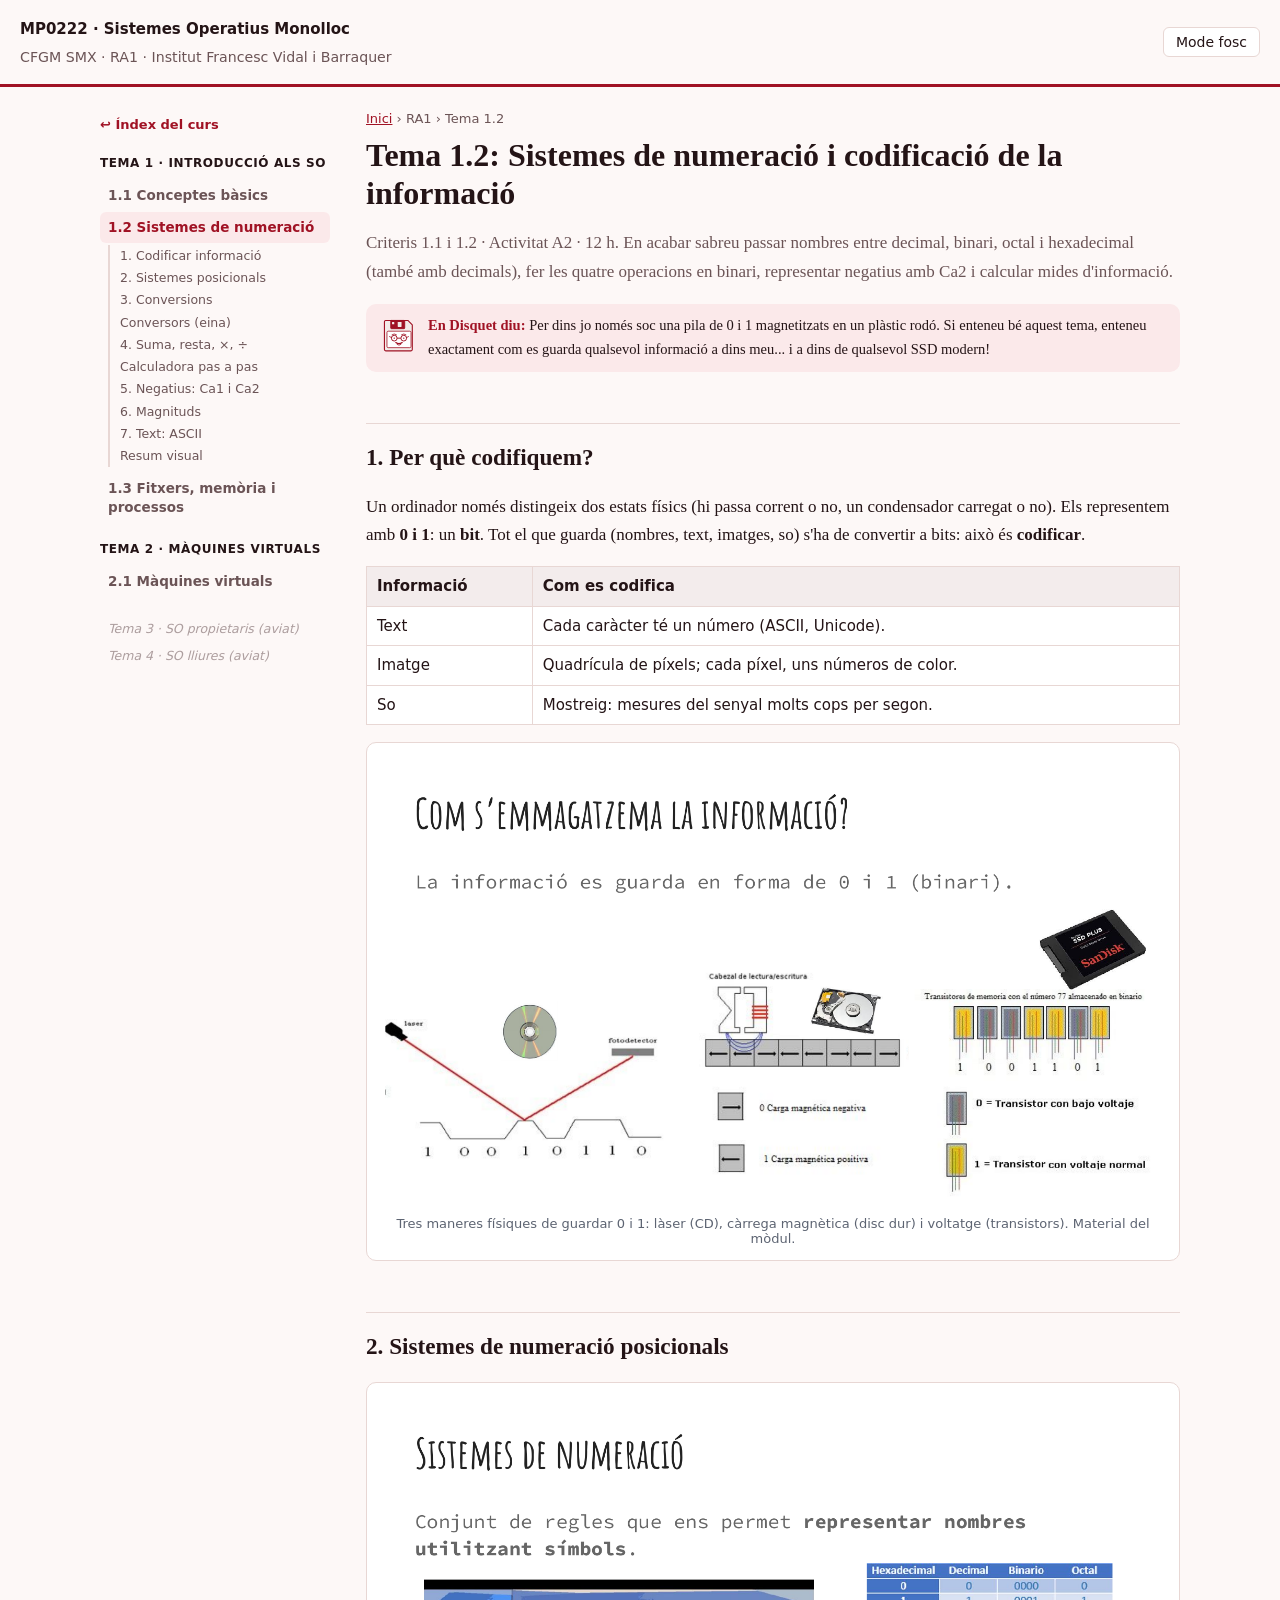
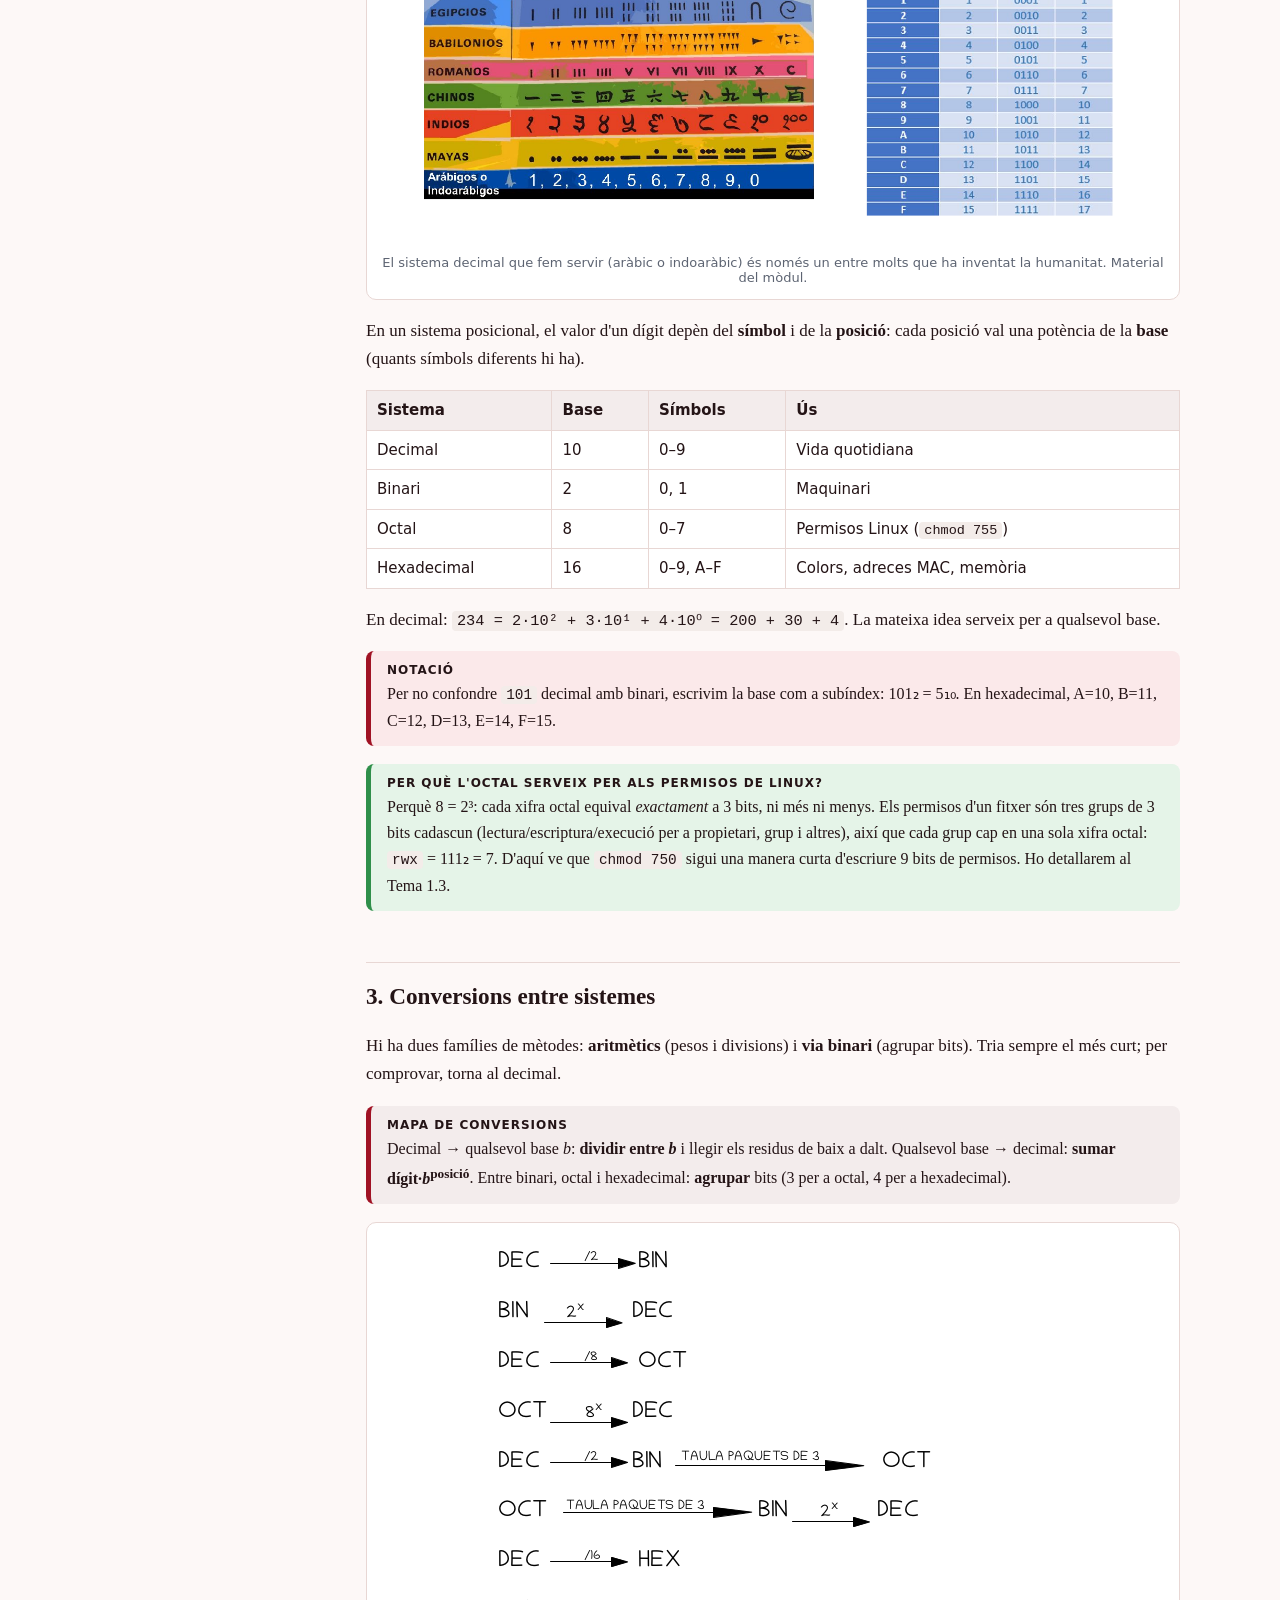
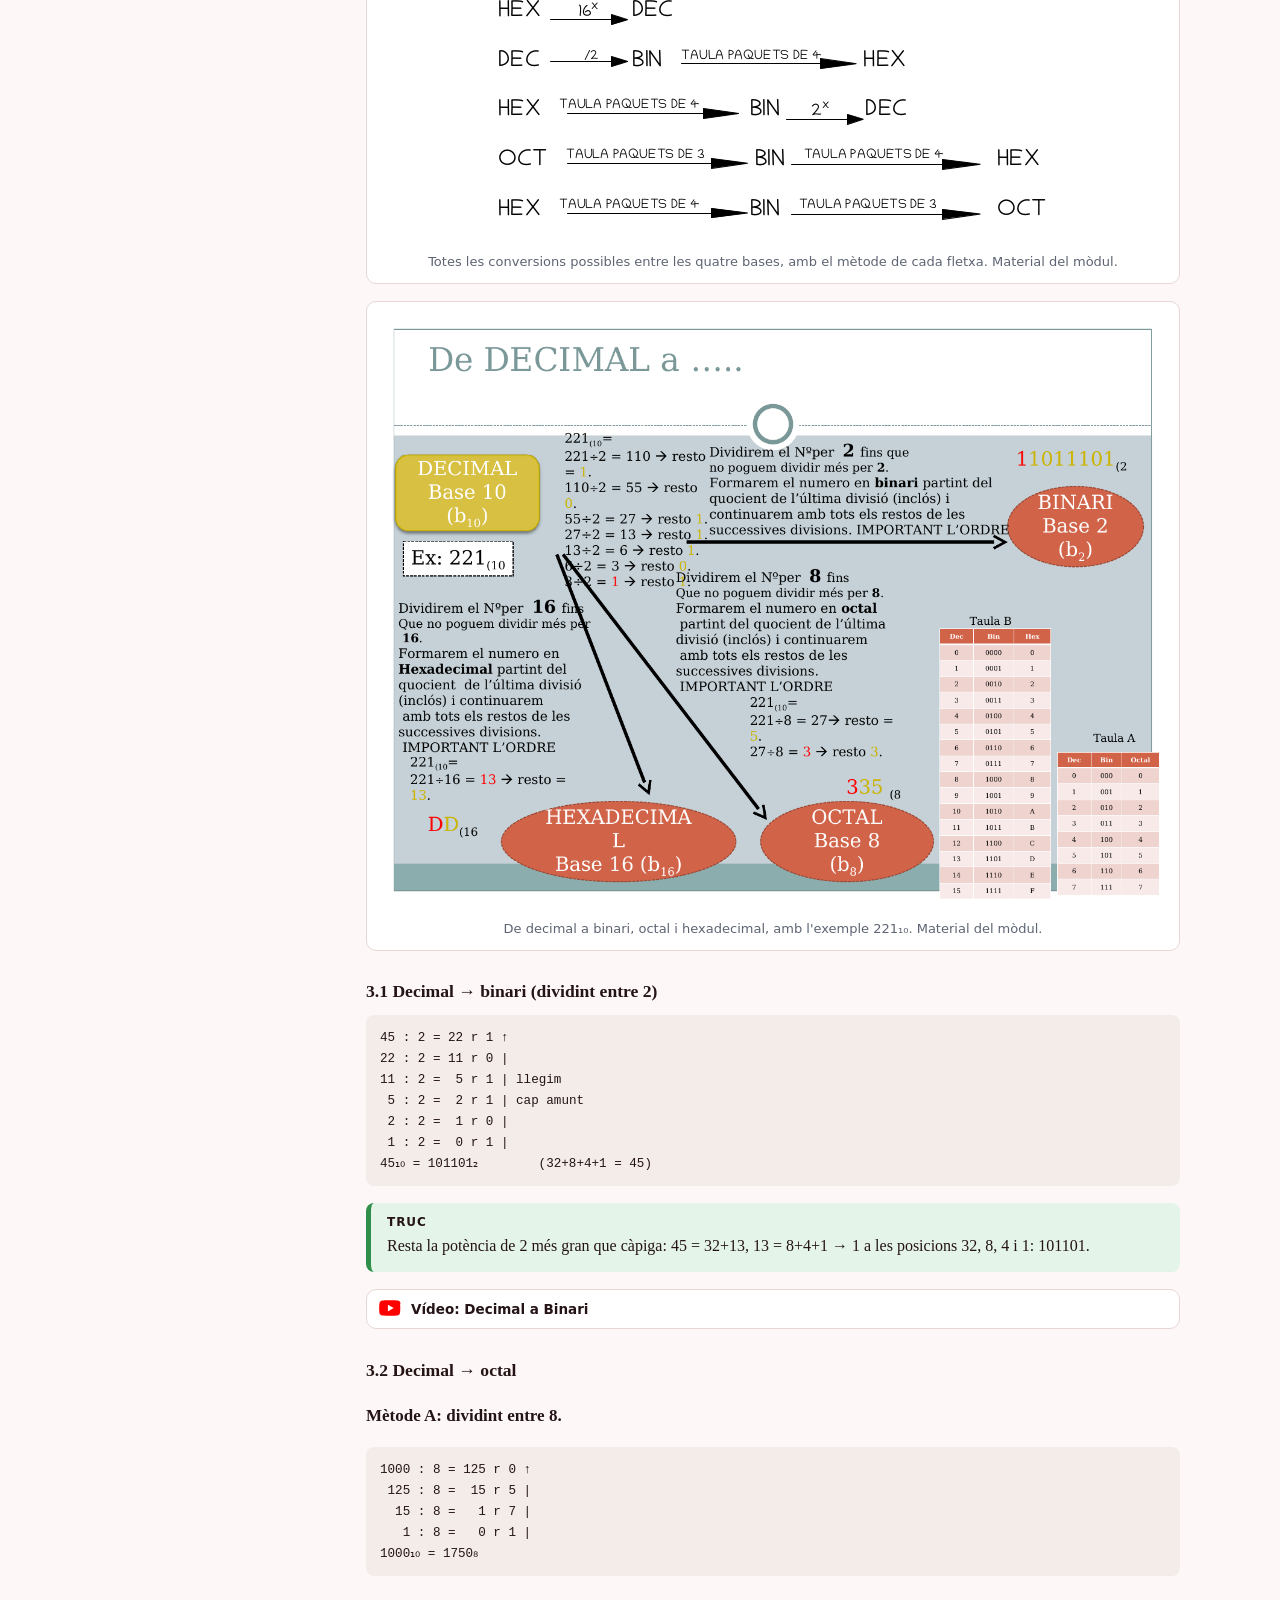
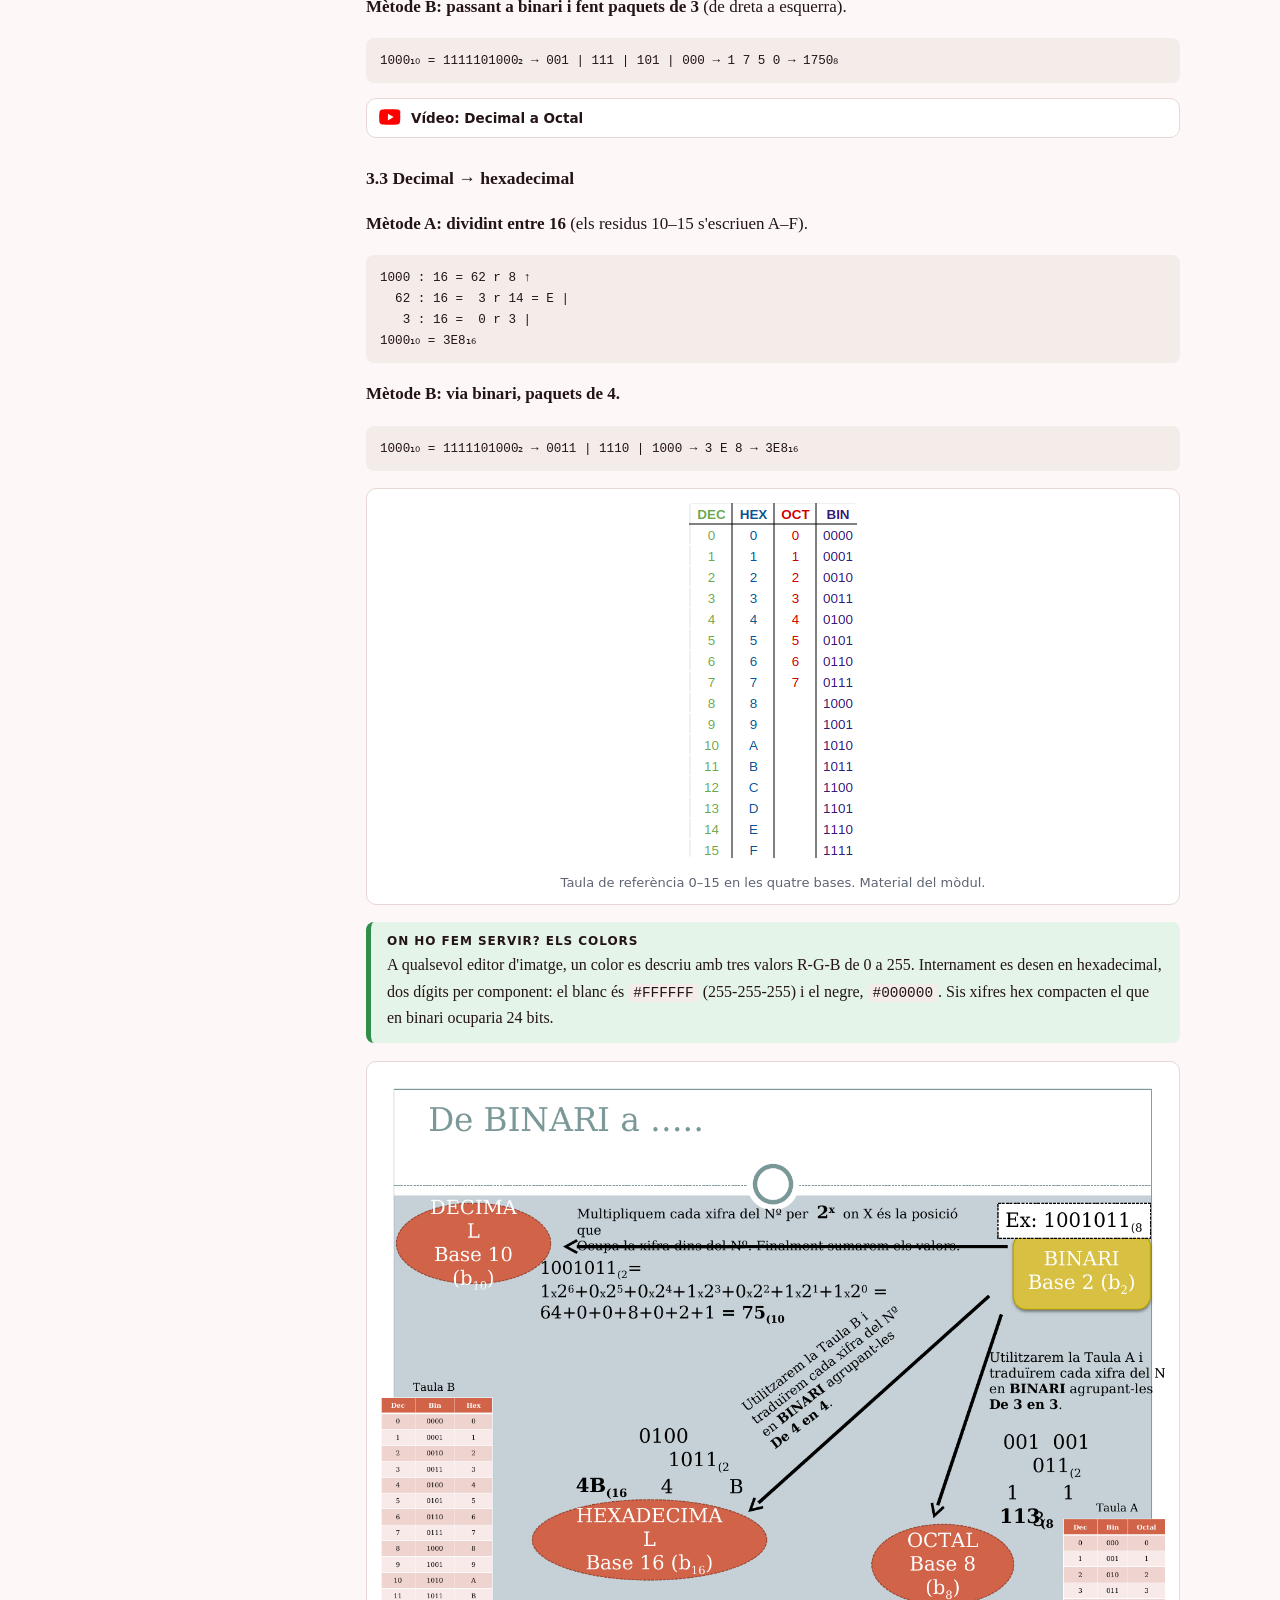
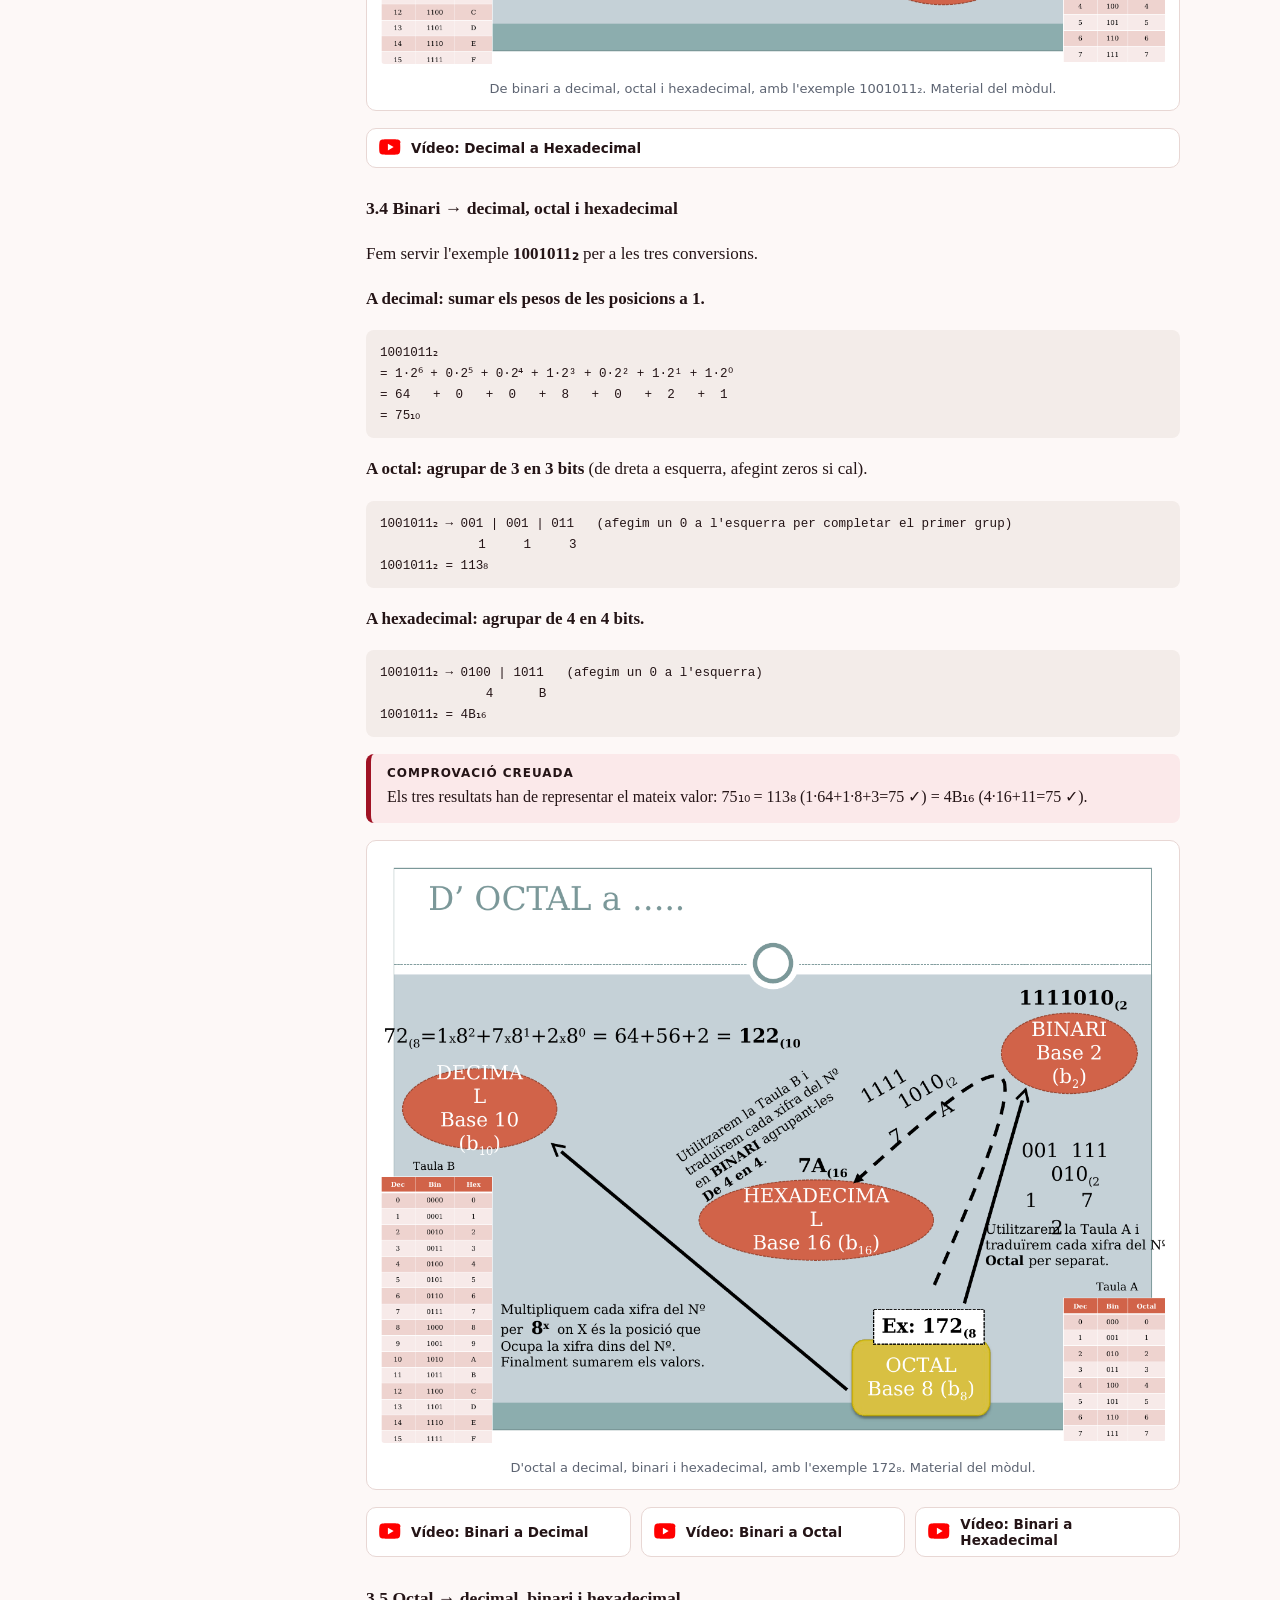
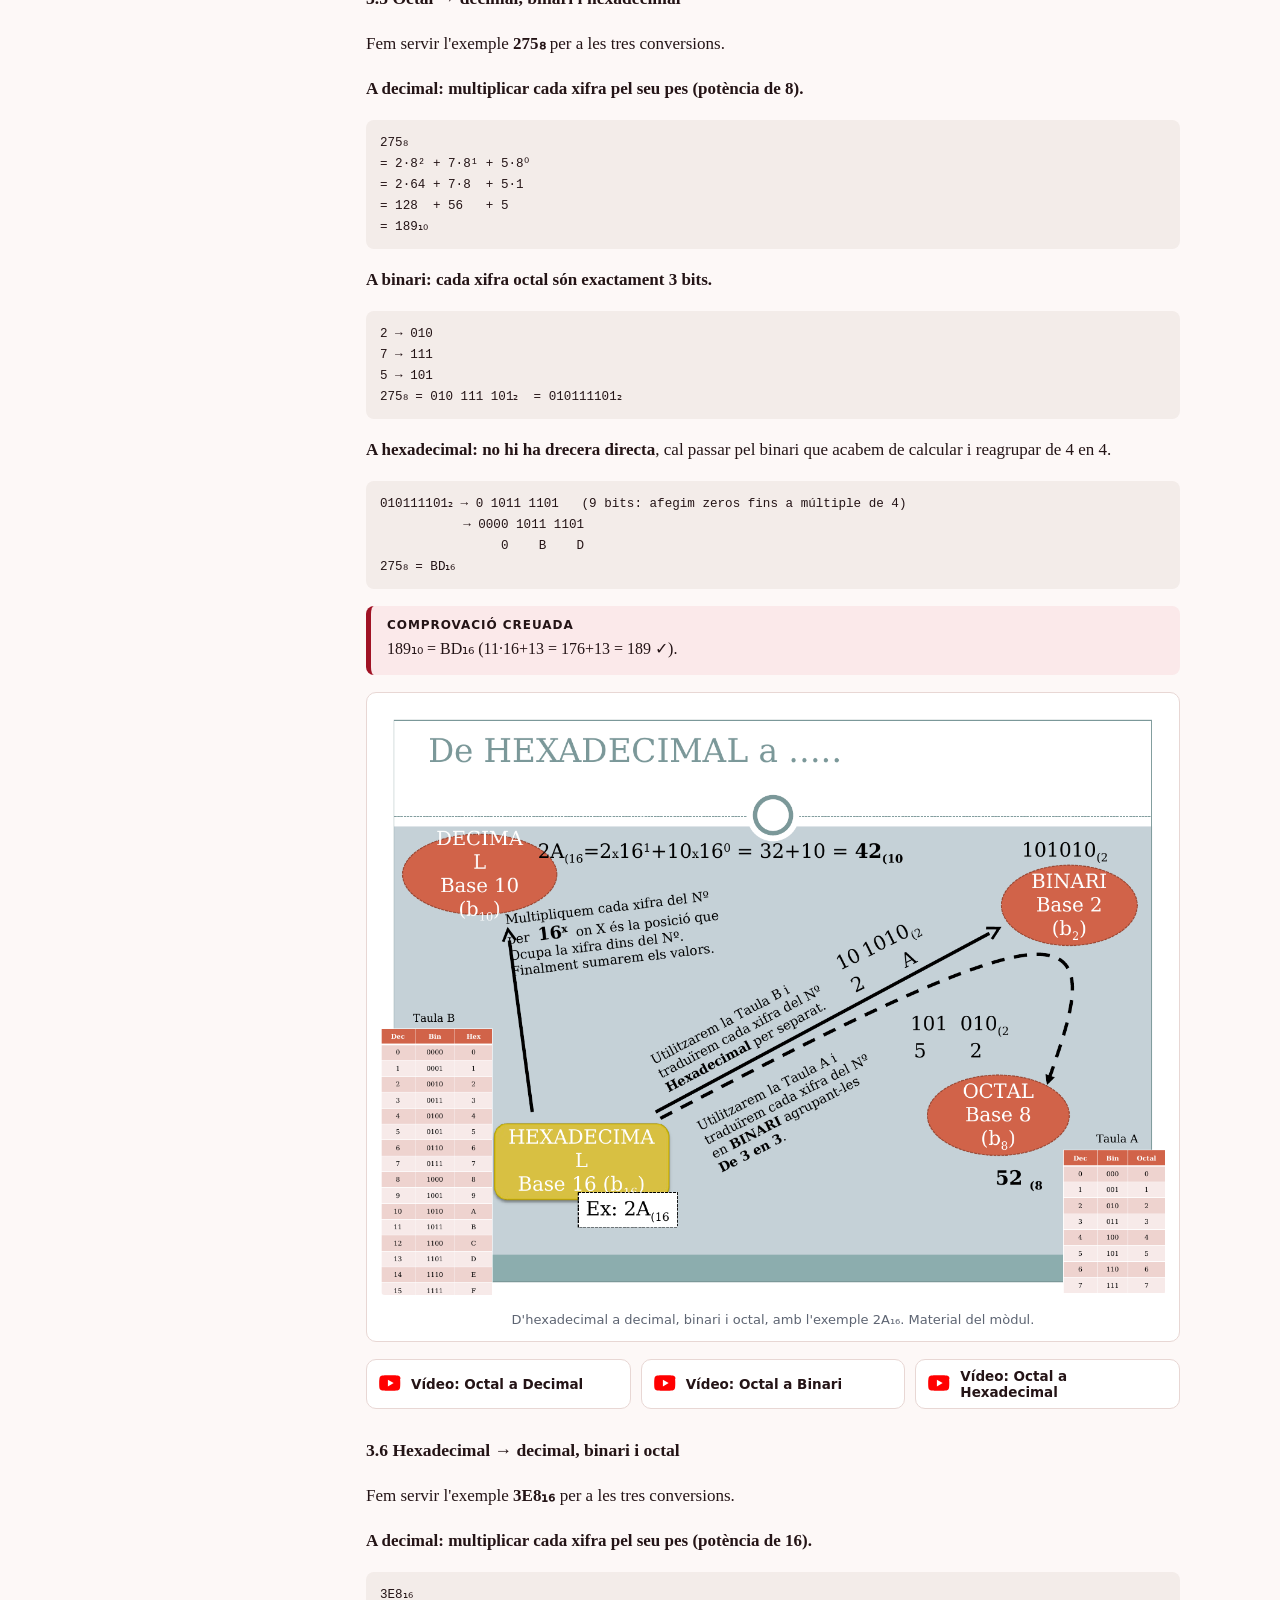
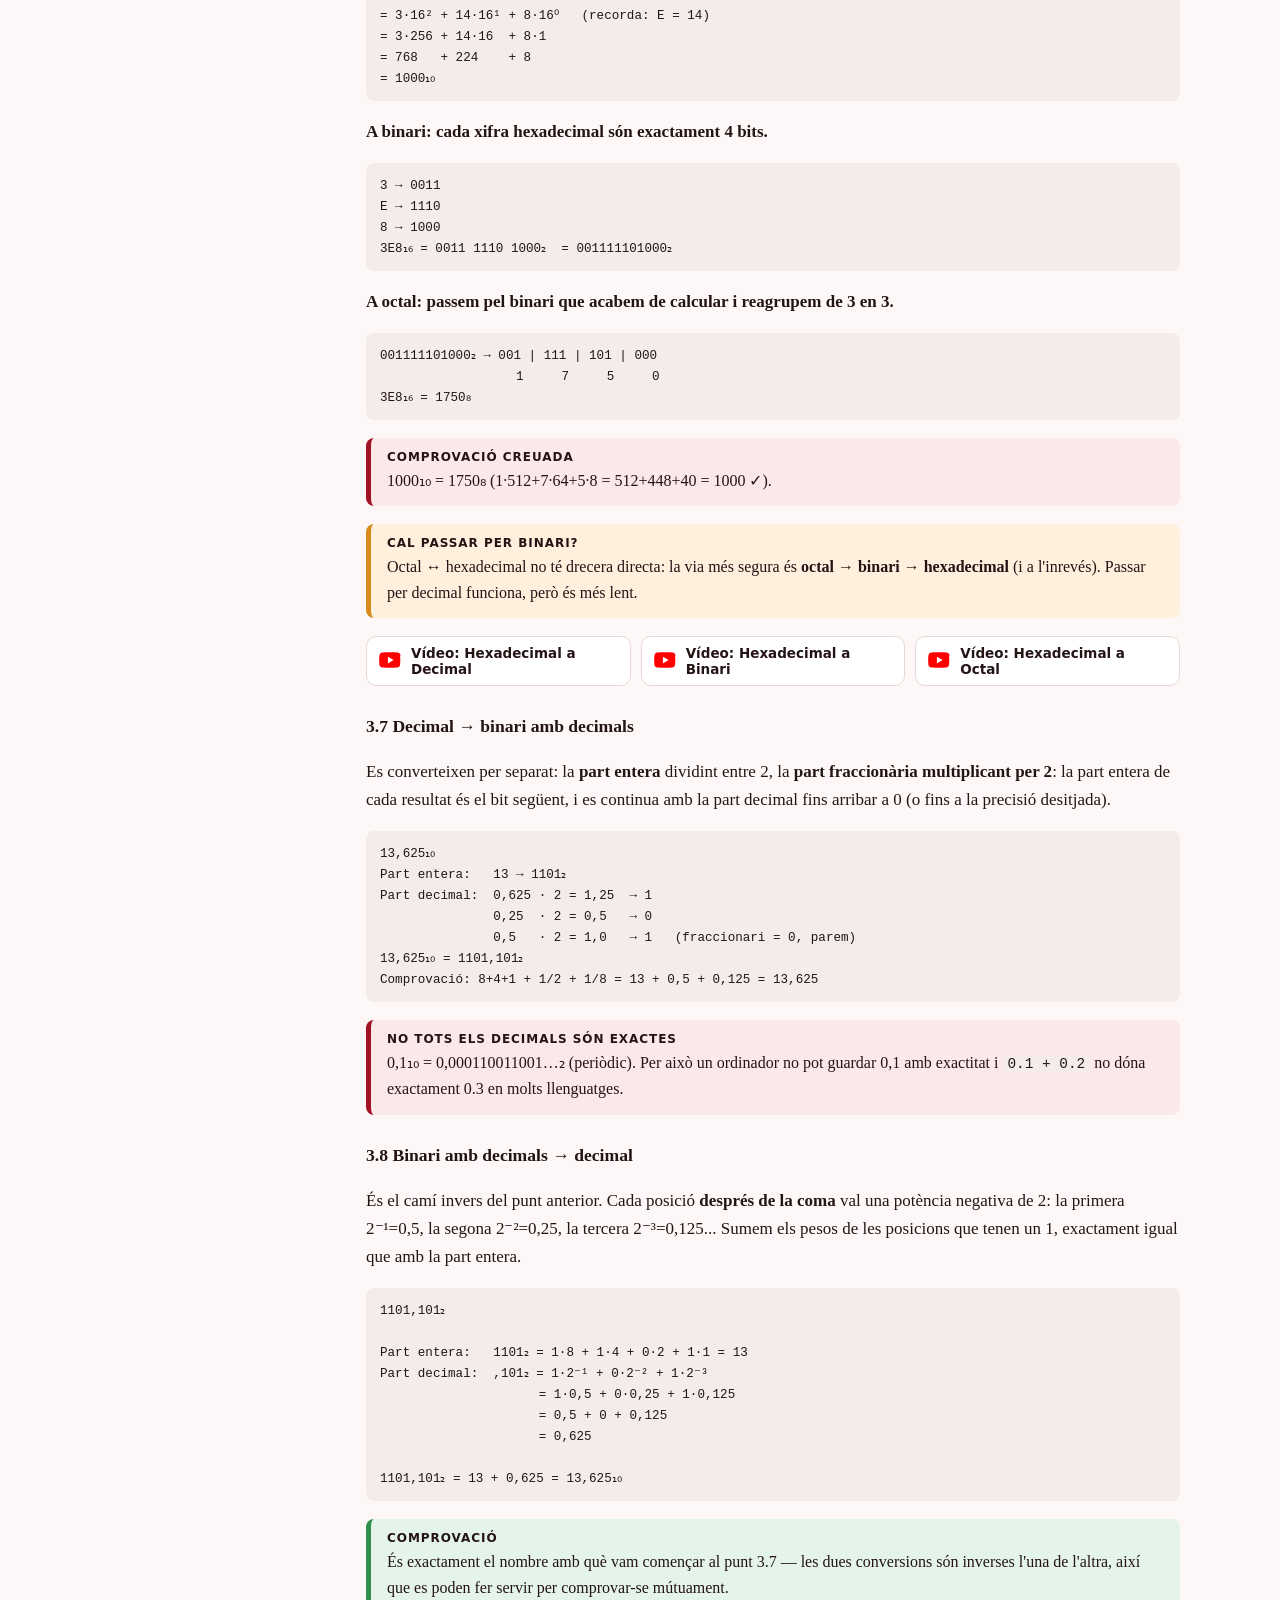
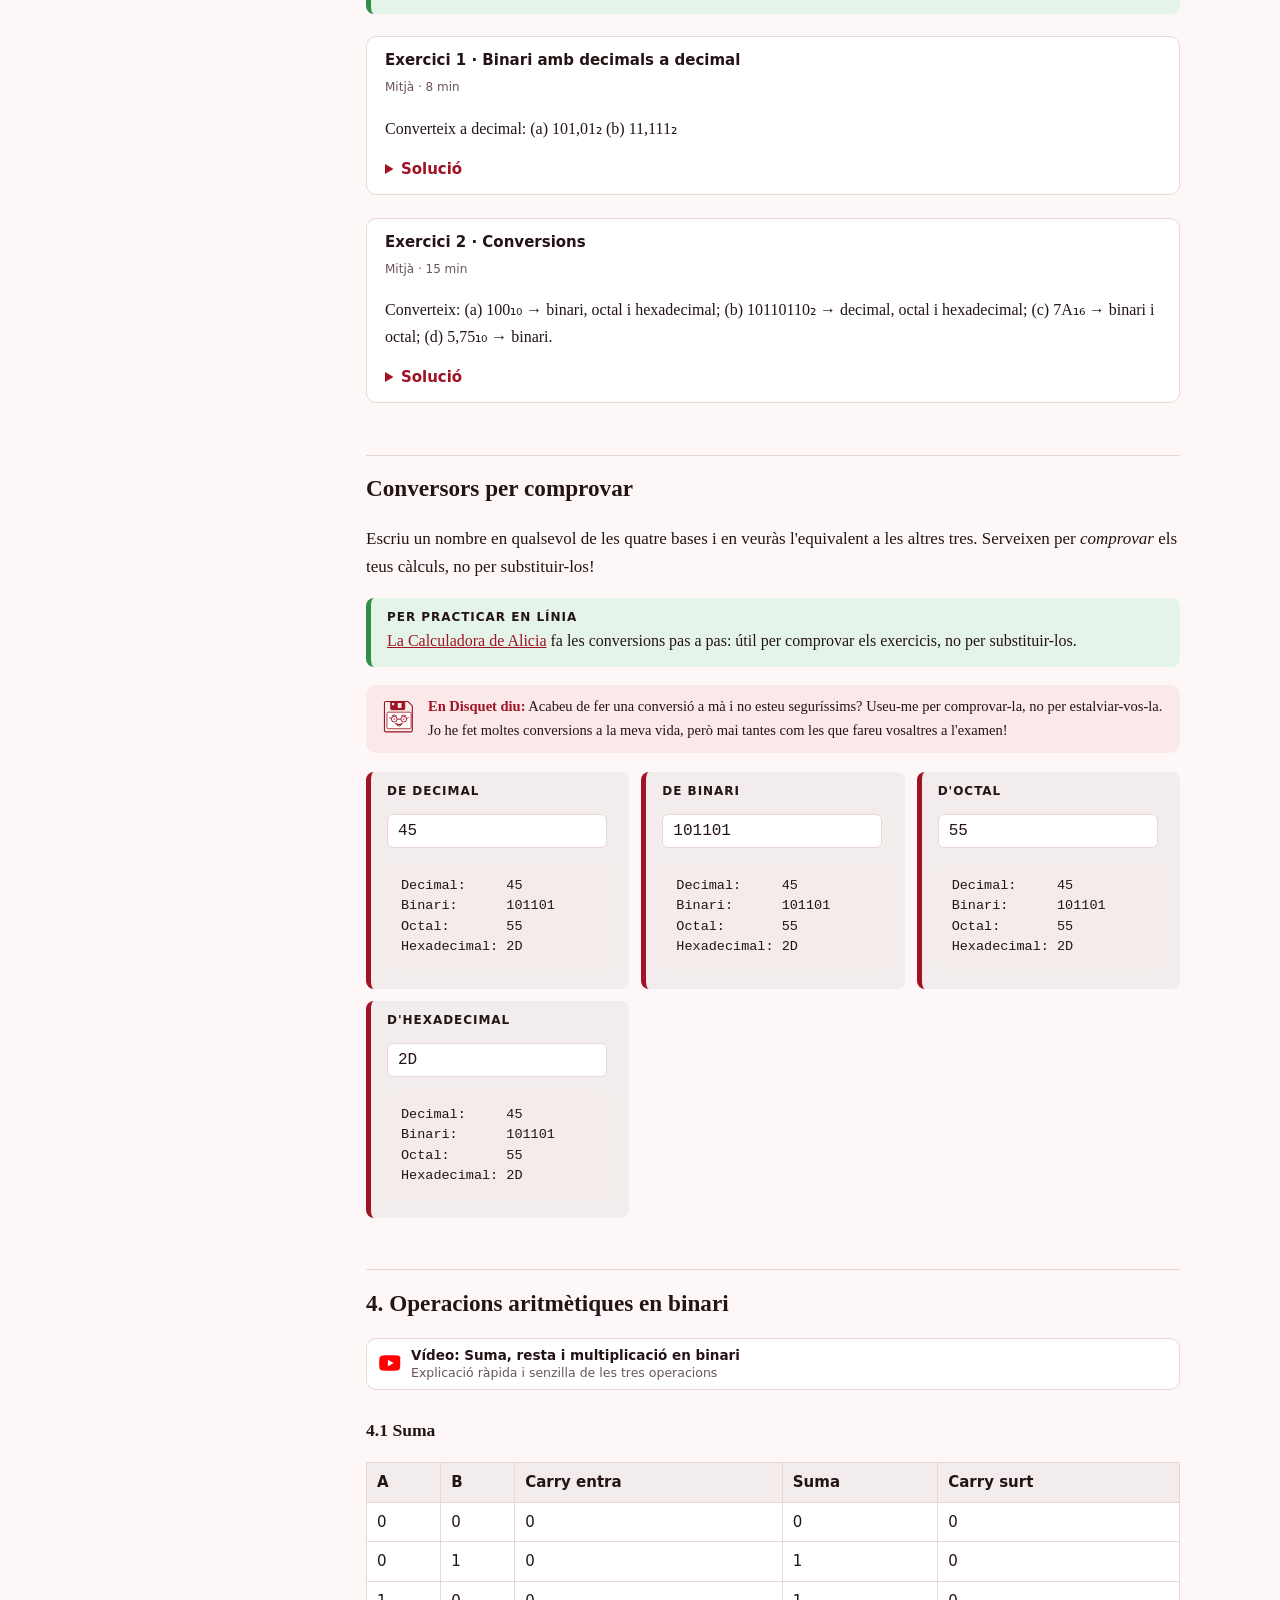
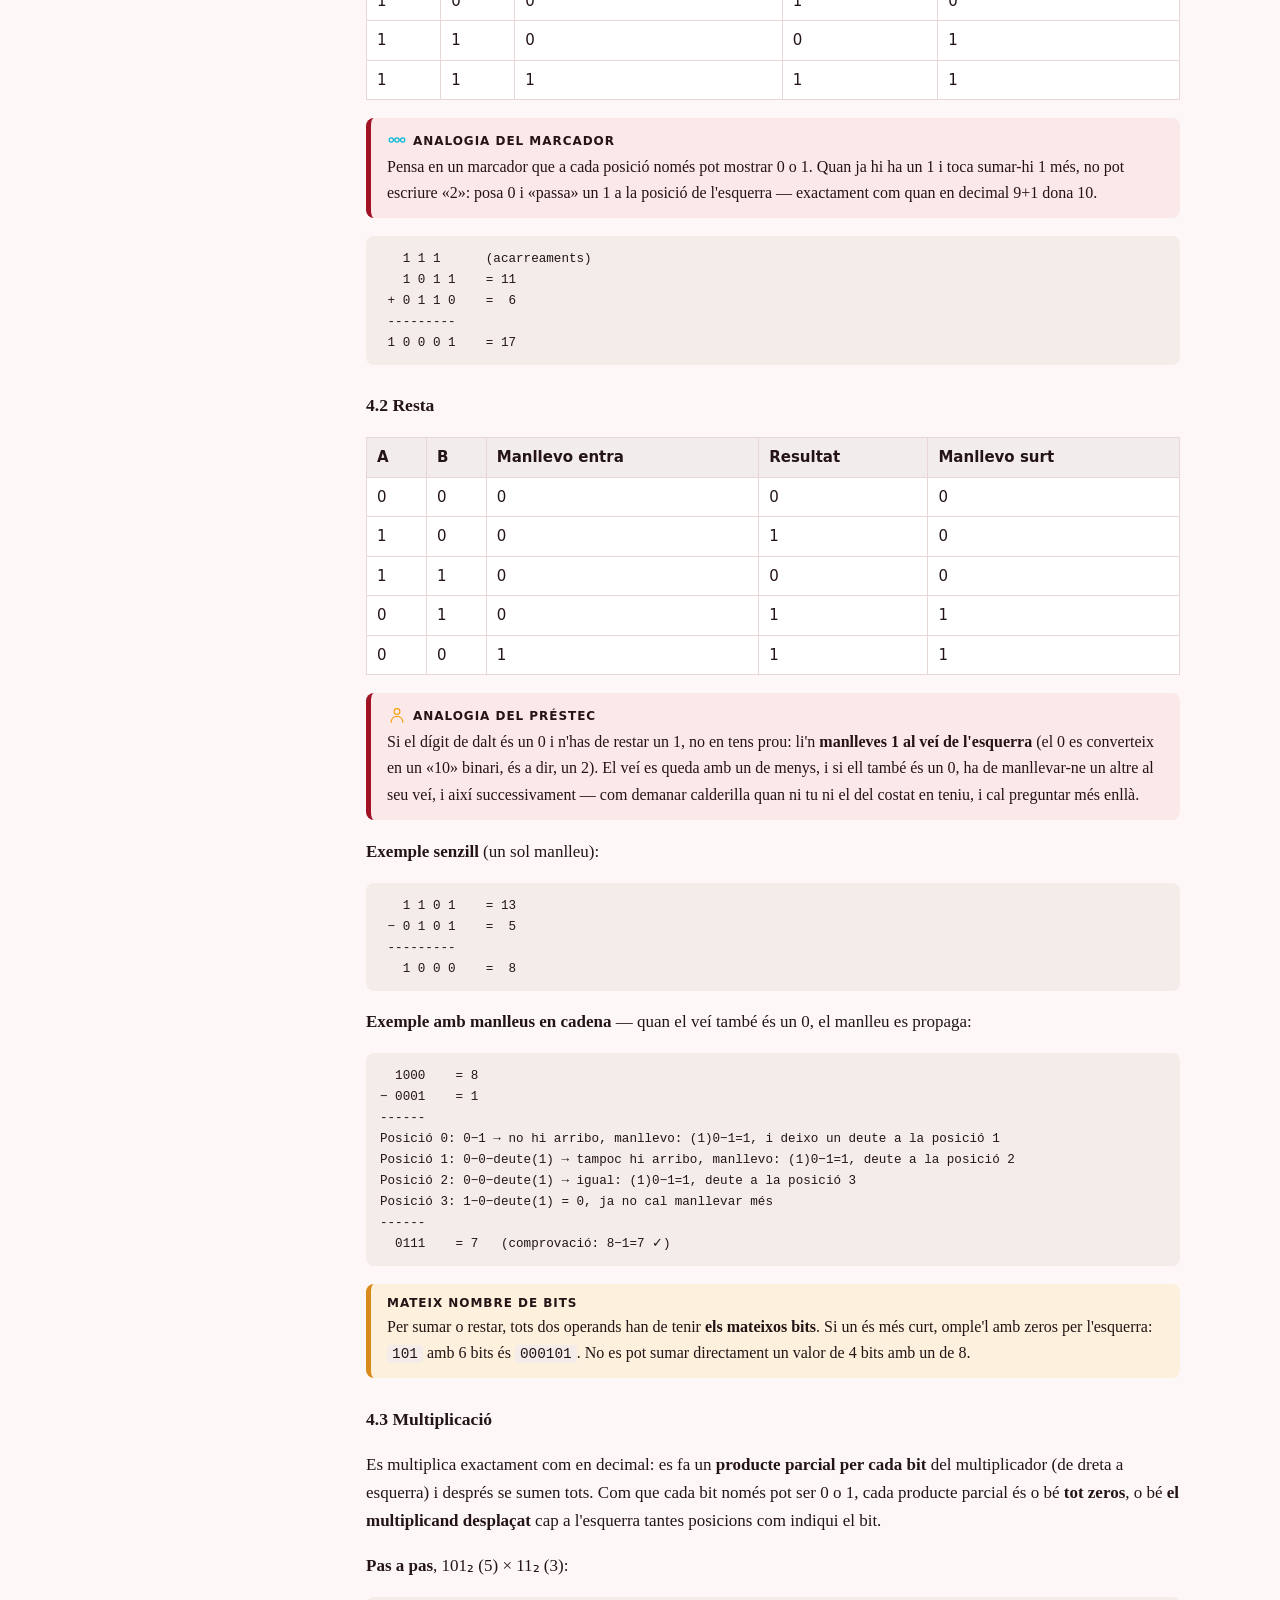
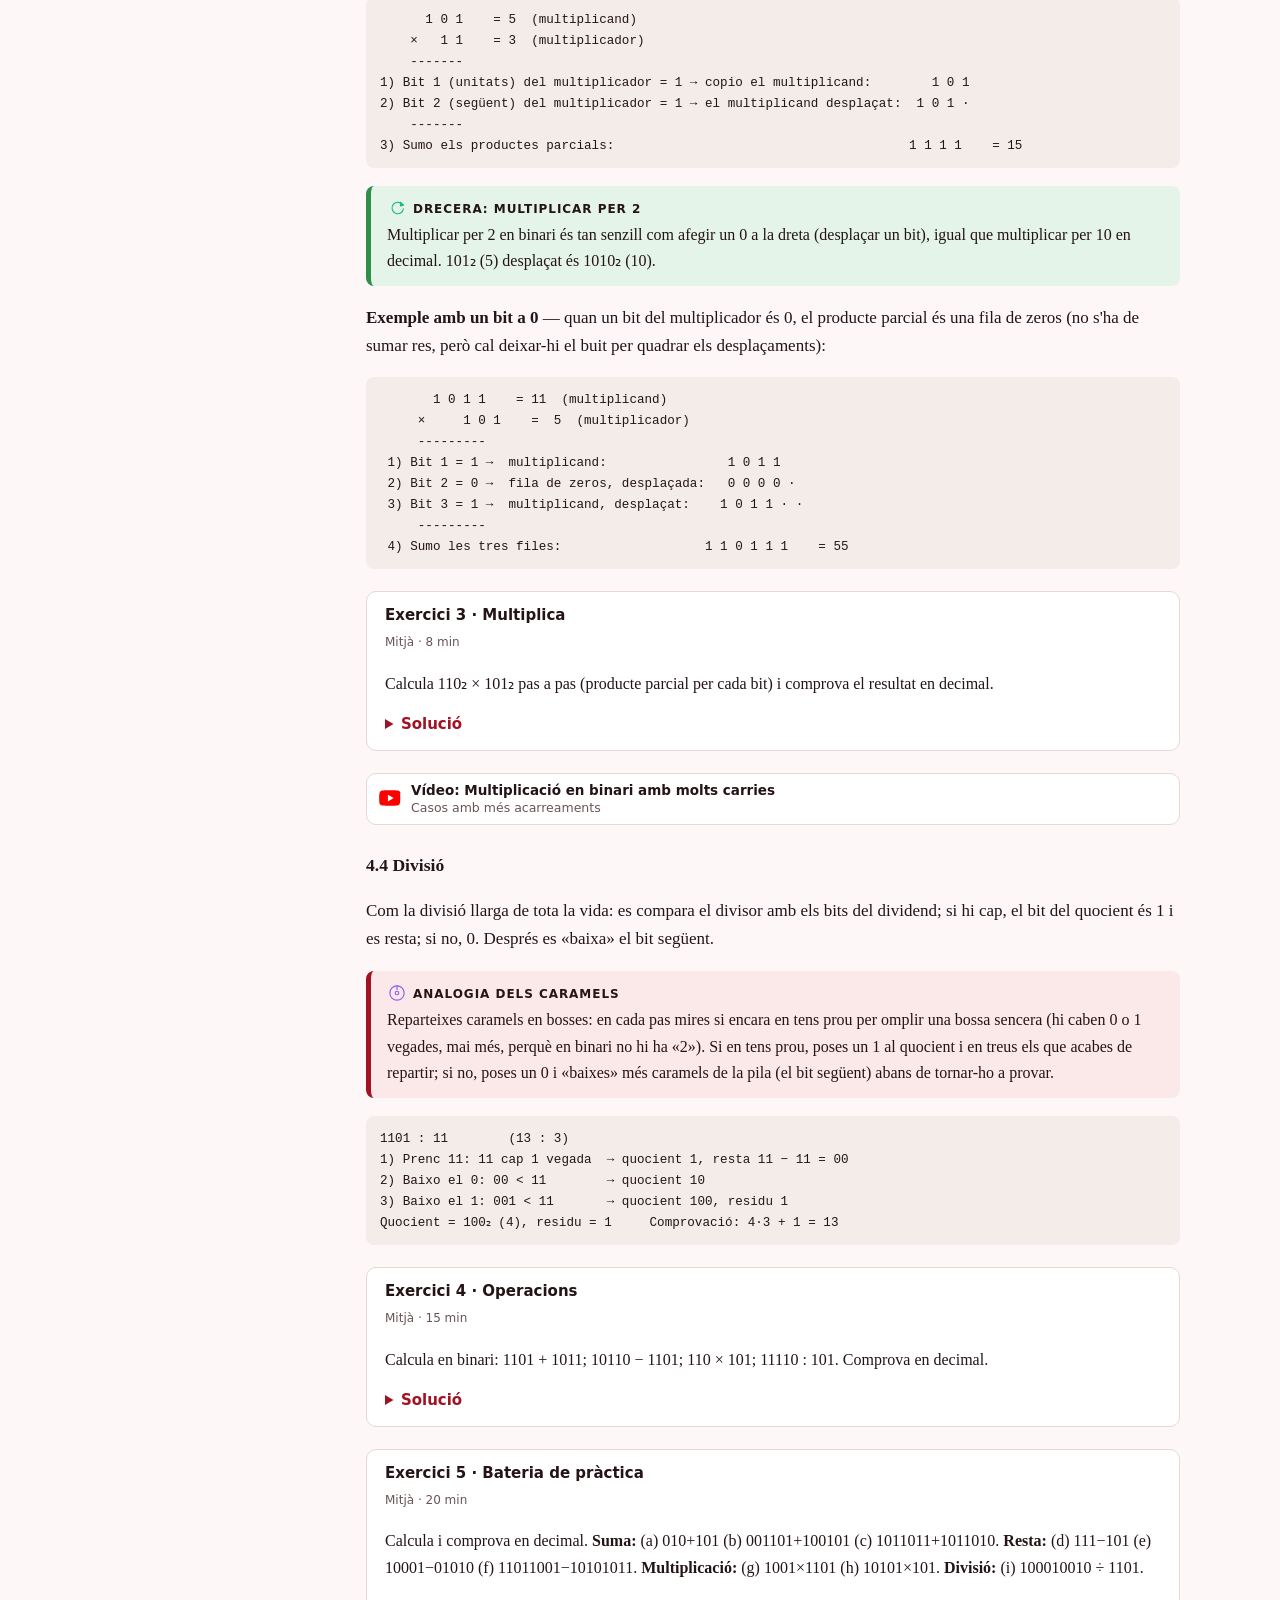
<file: tema-1-2.html>
<!DOCTYPE html>
<html lang="ca">
<head>
<meta charset="utf-8">
<meta name="description" content="Materials del mòdul MP0222 Sistemes Operatius Monolloc (CFGM SMX)">
<meta name="viewport" content="width=device-width, initial-scale=1, viewport-fit=cover">
<title>Tema 1.2: Sistemes de numeració i codificació de la informació | MP0222</title>
<link rel="stylesheet" href="assets/style.css">
</head>
<body id="top">
<header><div><a href="index.html"><b>MP0222 · Sistemes Operatius Monolloc</b><br><small>CFGM SMX · RA1 · Institut Francesc Vidal i Barraquer</small></a></div><button id="th" type="button">Mode fosc</button></header>
<div class="wrap">
<nav class="sidenav" aria-label="Navegació del curs"><a class="nav-home" href="index.html">↩ Índex del curs</a><div class="nav-tema-title">Tema 1 · Introducció als SO</div><ul class="nav-tree"><li><a href="tema-1-1.html">1.1 Conceptes bàsics</a></li><li class="active"><a href="tema-1-2.html">1.2 Sistemes de numeració</a><ul class="nav-sub"><li><a href="tema-1-2.html#s1">1. Codificar informació</a></li><li><a href="tema-1-2.html#s2">2. Sistemes posicionals</a></li><li><a href="tema-1-2.html#s3">3. Conversions</a></li><li><a href="tema-1-2.html#s3b">Conversors (eina)</a></li><li><a href="tema-1-2.html#s4">4. Suma, resta, ×, ÷</a></li><li><a href="tema-1-2.html#s4b">Calculadora pas a pas</a></li><li><a href="tema-1-2.html#s5">5. Negatius: Ca1 i Ca2</a></li><li><a href="tema-1-2.html#s6">6. Magnituds</a></li><li><a href="tema-1-2.html#s7">7. Text: ASCII</a></li><li><a href="tema-1-2.html#s9b">Resum visual</a></li></ul></li><li><a href="tema-1-3.html">1.3 Fitxers, memòria i processos</a></li></ul><div class="nav-tema-title">Tema 2 · Màquines virtuals</div><ul class="nav-tree"><li><a href="tema-2-1.html">2.1 Màquines virtuals</a></li></ul><div class="nav-tema-future">Tema 3 · SO propietaris <em>(aviat)</em></div><div class="nav-tema-future">Tema 4 · SO lliures <em>(aviat)</em></div></nav>
<main id="main">
<div class="crumb"><a href="index.html">Inici</a> › RA1 › Tema 1.2</div>
<h1>Tema 1.2: Sistemes de numeració i codificació de la informació</h1>
<p class="lead">Criteris 1.1 i 1.2 · Activitat A2 · 12 h. En acabar sabreu passar nombres entre decimal, binari, octal i hexadecimal (també amb decimals), fer les quatre operacions en binari, representar negatius amb Ca2 i calcular mides d'informació.</p>
<div class="mascota-tip"><svg viewBox="0 0 120 120" xmlns="http://www.w3.org/2000/svg">
<path d="M18 14h70l14 14v78a4 4 0 0 1-4 4H18a4 4 0 0 1-4-4V18a4 4 0 0 1 4-4z" fill="var(--code)" stroke="var(--ac)" stroke-width="3.5" stroke-linejoin="round"/>
<rect x="34" y="14" width="44" height="26" rx="2" fill="var(--ac)" stroke="var(--ac)" stroke-width="3"/>
<rect x="56" y="19" width="12" height="16" rx="1.5" fill="var(--code)"/>
<rect x="38" y="19" width="7" height="7" rx="1" fill="var(--code)"/>
<rect x="22" y="48" width="76" height="52" rx="4" fill="var(--card)" stroke="var(--ac)" stroke-width="2.5"/>
<circle cx="45" cy="70" r="9" fill="none" stroke="var(--ac)" stroke-width="3"/>
<circle cx="75" cy="70" r="9" fill="none" stroke="var(--ac)" stroke-width="3"/>
<line x1="54" y1="70" x2="66" y2="70" stroke="var(--ac)" stroke-width="3"/>
<line x1="36" y1="68" x2="30" y2="65" stroke="var(--ac)" stroke-width="2.5" stroke-linecap="round"/>
<line x1="84" y1="68" x2="90" y2="65" stroke="var(--ac)" stroke-width="2.5" stroke-linecap="round"/>
<circle cx="45" cy="70" r="2.2" fill="var(--ac)"/>
<circle cx="75" cy="70" r="2.2" fill="var(--ac)"/>
<path d="M38 59q7-5 14 0" fill="none" stroke="var(--ac)" stroke-width="2.5" stroke-linecap="round"/>
<path d="M68 59q7-5 14 0" fill="none" stroke="var(--ac)" stroke-width="2.5" stroke-linecap="round"/>
<path d="M50 84q10 7 20 0" fill="none" stroke="var(--ac)" stroke-width="4" stroke-linecap="round"/>
<path d="M54 90q6 5 12 0" fill="none" stroke="var(--ac)" stroke-width="2.5" stroke-linecap="round"/>
</svg><p><b>En Disquet diu:</b> Per dins jo només soc una pila de 0 i 1 magnetitzats en un plàstic rodó. Si enteneu bé aquest tema, enteneu exactament com es guarda qualsevol informació a dins meu... i a dins de qualsevol SSD modern!</p></div>


<h2 id="s1">1. Per què codifiquem?</h2>
<p>Un ordinador només distingeix dos estats físics (hi passa corrent o no, un condensador carregat o no). Els representem amb <b>0 i 1</b>: un <b>bit</b>. Tot el que guarda (nombres, text, imatges, so) s'ha de convertir a bits: això és <b>codificar</b>.</p>
<div class="tw"><table><tr><th>Informació</th><th>Com es codifica</th></tr><tr><td>Text</td><td>Cada caràcter té un número (ASCII, Unicode).</td></tr><tr><td>Imatge</td><td>Quadrícula de píxels; cada píxel, uns números de color.</td></tr><tr><td>So</td><td>Mostreig: mesures del senyal molts cops per segon.</td></tr></table></div>

<figure class="imgcard"><img src="assets/img/emmagatzematge-binari.png" alt="Com es guarda la informació en 0 i 1: un CD amb làser, un disc dur amb càrrega magnètica i transistors amb voltatge"><figcaption>Tres maneres físiques de guardar 0 i 1: làser (CD), càrrega magnètica (disc dur) i voltatge (transistors). Material del mòdul.</figcaption></figure>
<h2 id="s2">2. Sistemes de numeració posicionals</h2>
<figure class="imgcard"><img src="assets/img/historia-sistemes-numeracio.png" alt="Sistemes de numeració egipci, babiloni, romà, xinès, indi, maia i aràbic o indoaràbic"><figcaption>El sistema decimal que fem servir (aràbic o indoaràbic) és només un entre molts que ha inventat la humanitat. Material del mòdul.</figcaption></figure>
<p>En un sistema posicional, el valor d'un dígit depèn del <b>símbol</b> i de la <b>posició</b>: cada posició val una potència de la <b>base</b> (quants símbols diferents hi ha).</p>
<div class="tw"><table><tr><th>Sistema</th><th>Base</th><th>Símbols</th><th>Ús</th></tr>
<tr><td>Decimal</td><td>10</td><td>0–9</td><td>Vida quotidiana</td></tr><tr><td>Binari</td><td>2</td><td>0, 1</td><td>Maquinari</td></tr><tr><td>Octal</td><td>8</td><td>0–7</td><td>Permisos Linux (<code>chmod 755</code>)</td></tr><tr><td>Hexadecimal</td><td>16</td><td>0–9, A–F</td><td>Colors, adreces MAC, memòria</td></tr></table></div>
<p>En decimal: <code>234 = 2·10² + 3·10¹ + 4·10⁰ = 200 + 30 + 4</code>. La mateixa idea serveix per a qualsevol base.</p>
<div class="box info"><b>Notació</b>Per no confondre <code>101</code> decimal amb binari, escrivim la base com a subíndex: 101₂ = 5₁₀. En hexadecimal, A=10, B=11, C=12, D=13, E=14, F=15.</div>
<div class="box ok"><b>Per què l'octal serveix per als permisos de Linux?</b>Perquè 8 = 2³: cada xifra octal equival <i>exactament</i> a 3 bits, ni més ni menys. Els permisos d'un fitxer són tres grups de 3 bits cadascun (lectura/escriptura/execució per a propietari, grup i altres), així que cada grup cap en una sola xifra octal: <code>rwx</code> = 111₂ = 7. D'aquí ve que <code>chmod 750</code> sigui una manera curta d'escriure 9 bits de permisos. Ho detallarem al Tema 1.3.</div>

<h2 id="s3">3. Conversions entre sistemes</h2>
<p>Hi ha dues famílies de mètodes: <b>aritmètics</b> (pesos i divisions) i <b>via binari</b> (agrupar bits). Tria sempre el més curt; per comprovar, torna al decimal.</p>
<div class="box def"><b>Mapa de conversions</b>Decimal → qualsevol base <i>b</i>: <b>dividir entre <i>b</i></b> i llegir els residus de baix a dalt. Qualsevol base → decimal: <b>sumar dígit·<i>b</i><sup>posició</sup></b>. Entre binari, octal i hexadecimal: <b>agrupar</b> bits (3 per a octal, 4 per a hexadecimal).</div>
<figure class="imgcard"><img src="assets/img/mapa-conversions.png" alt="Esquema amb totes les fletxes de conversió entre decimal, binari, octal i hexadecimal, amb el mètode de cada fletxa"><figcaption>Totes les conversions possibles entre les quatre bases, amb el mètode de cada fletxa. Material del mòdul.</figcaption></figure>


<figure class="imgcard"><img src="assets/img/conversio-des-de-decimal.png" alt="Esquema pas a pas de la conversió de decimal a binari, octal i hexadecimal, amb l'exemple 221"><figcaption>De decimal a binari, octal i hexadecimal, amb l'exemple 221₁₀. Material del mòdul.</figcaption></figure>
<h3>3.1 Decimal → binari (dividint entre 2)</h3>
<pre><code>45 : 2 = 22 r 1 ↑
22 : 2 = 11 r 0 |
11 : 2 =  5 r 1 | llegim
 5 : 2 =  2 r 1 | cap amunt
 2 : 2 =  1 r 0 |
 1 : 2 =  0 r 1 |
45₁₀ = 101101₂        (32+8+4+1 = 45)</code></pre>
<div class="box ok"><b>Truc</b>Resta la potència de 2 més gran que càpiga: 45 = 32+13, 13 = 8+4+1 → 1 a les posicions 32, 8, 4 i 1: 101101.</div>

<div class="videos videos-compact"><a href="https://www.youtube.com/watch?v=9YfaZTB7S7k" target="_blank" rel="noopener"><svg class="yt" width="20" height="20" viewBox="0 0 24 24" fill="currentColor"><path d="M23.5 6.2s-.2-1.6-.9-2.3c-.9-1-1.9-1-2.3-1.1C17.3 2.5 12 2.5 12 2.5h0s-5.3 0-8.3.3c-.4 0-1.4.1-2.3 1.1-.7.7-.9 2.3-.9 2.3S.2 8.1.2 10v1.9c0 1.9.2 3.8.2 3.8s.2 1.6.9 2.3c.9 1 2 1 2.5 1.1 1.8.2 7.7.3 7.7.3s5.3 0 8.3-.3c.4 0 1.4-.1 2.3-1.1.7-.7.9-2.3.9-2.3s.2-1.9.2-3.8V10c0-1.9-.2-3.8-.2-3.8zM9.7 14.6V7.4l6.3 3.6-6.3 3.6z"/></svg><span><b>Vídeo: Decimal a Binari</b></span></a></div>
<h3>3.2 Decimal → octal</h3>
<p><b>Mètode A: dividint entre 8.</b></p>
<pre><code>1000 : 8 = 125 r 0 ↑
 125 : 8 =  15 r 5 |
  15 : 8 =   1 r 7 |
   1 : 8 =   0 r 1 |
1000₁₀ = 1750₈</code></pre>
<p><b>Mètode B: passant a binari i fent paquets de 3</b> (de dreta a esquerra).</p>
<pre><code>1000₁₀ = 1111101000₂ → 001 | 111 | 101 | 000 → 1 7 5 0 → 1750₈</code></pre>

<div class="videos videos-compact"><a href="https://www.youtube.com/watch?v=bKbuHjDUMdY" target="_blank" rel="noopener"><svg class="yt" width="20" height="20" viewBox="0 0 24 24" fill="currentColor"><path d="M23.5 6.2s-.2-1.6-.9-2.3c-.9-1-1.9-1-2.3-1.1C17.3 2.5 12 2.5 12 2.5h0s-5.3 0-8.3.3c-.4 0-1.4.1-2.3 1.1-.7.7-.9 2.3-.9 2.3S.2 8.1.2 10v1.9c0 1.9.2 3.8.2 3.8s.2 1.6.9 2.3c.9 1 2 1 2.5 1.1 1.8.2 7.7.3 7.7.3s5.3 0 8.3-.3c.4 0 1.4-.1 2.3-1.1.7-.7.9-2.3.9-2.3s.2-1.9.2-3.8V10c0-1.9-.2-3.8-.2-3.8zM9.7 14.6V7.4l6.3 3.6-6.3 3.6z"/></svg><span><b>Vídeo: Decimal a Octal</b></span></a></div>
<h3>3.3 Decimal → hexadecimal</h3>
<p><b>Mètode A: dividint entre 16</b> (els residus 10–15 s'escriuen A–F).</p>
<pre><code>1000 : 16 = 62 r 8 ↑
  62 : 16 =  3 r 14 = E |
   3 : 16 =  0 r 3 |
1000₁₀ = 3E8₁₆</code></pre>
<p><b>Mètode B: via binari, paquets de 4.</b></p>
<pre><code>1000₁₀ = 1111101000₂ → 0011 | 1110 | 1000 → 3 E 8 → 3E8₁₆</code></pre>

<figure class="imgcard"><img src="assets/img/taula-conversio.png" alt="Taula amb els nombres 0 a 15 en decimal, hexadecimal, octal i binari" style="max-width:260px"><figcaption>Taula de referència 0–15 en les quatre bases. Material del mòdul.</figcaption></figure>
<div class="box ok"><b>On ho fem servir? Els colors</b>A qualsevol editor d'imatge, un color es descriu amb tres valors R-G-B de 0 a 255. Internament es desen en hexadecimal, dos dígits per component: el blanc és <code>#FFFFFF</code> (255-255-255) i el negre, <code>#000000</code>. Sis xifres hex compacten el que en binari ocuparia 24 bits.</div>
<figure class="imgcard"><img src="assets/img/conversio-des-de-binari.png" alt="Esquema pas a pas de la conversió de binari a decimal, octal i hexadecimal, amb l'exemple 1001011"><figcaption>De binari a decimal, octal i hexadecimal, amb l'exemple 1001011₂. Material del mòdul.</figcaption></figure>
<div class="videos videos-compact"><a href="https://www.youtube.com/watch?v=e2Z1isg5BSU" target="_blank" rel="noopener"><svg class="yt" width="20" height="20" viewBox="0 0 24 24" fill="currentColor"><path d="M23.5 6.2s-.2-1.6-.9-2.3c-.9-1-1.9-1-2.3-1.1C17.3 2.5 12 2.5 12 2.5h0s-5.3 0-8.3.3c-.4 0-1.4.1-2.3 1.1-.7.7-.9 2.3-.9 2.3S.2 8.1.2 10v1.9c0 1.9.2 3.8.2 3.8s.2 1.6.9 2.3c.9 1 2 1 2.5 1.1 1.8.2 7.7.3 7.7.3s5.3 0 8.3-.3c.4 0 1.4-.1 2.3-1.1.7-.7.9-2.3.9-2.3s.2-1.9.2-3.8V10c0-1.9-.2-3.8-.2-3.8zM9.7 14.6V7.4l6.3 3.6-6.3 3.6z"/></svg><span><b>Vídeo: Decimal a Hexadecimal</b></span></a></div>
<h3>3.4 Binari → decimal, octal i hexadecimal</h3>
<p>Fem servir l'exemple <b>1001011₂</b> per a les tres conversions.</p>
<p><b>A decimal: sumar els pesos de les posicions a 1.</b></p>
<pre><code>1001011₂
= 1·2⁶ + 0·2⁵ + 0·2⁴ + 1·2³ + 0·2² + 1·2¹ + 1·2⁰
= 64   +  0   +  0   +  8   +  0   +  2   +  1
= 75₁₀</code></pre>
<p><b>A octal: agrupar de 3 en 3 bits</b> (de dreta a esquerra, afegint zeros si cal).</p>
<pre><code>1001011₂ → 001 | 001 | 011   (afegim un 0 a l'esquerra per completar el primer grup)
             1     1     3
1001011₂ = 113₈</code></pre>
<p><b>A hexadecimal: agrupar de 4 en 4 bits.</b></p>
<pre><code>1001011₂ → 0100 | 1011   (afegim un 0 a l'esquerra)
              4      B
1001011₂ = 4B₁₆</code></pre>
<div class="box info"><b>Comprovació creuada</b>Els tres resultats han de representar el mateix valor: 75₁₀ = 113₈ (1·64+1·8+3=75 ✓) = 4B₁₆ (4·16+11=75 ✓).</div>

<figure class="imgcard"><img src="assets/img/conversio-des-de-octal.png" alt="Esquema pas a pas de la conversió d'octal a decimal, binari i hexadecimal, amb l'exemple 172"><figcaption>D'octal a decimal, binari i hexadecimal, amb l'exemple 172₈. Material del mòdul.</figcaption></figure>
<div class="videos videos-compact"><a href="https://www.youtube.com/watch?v=1x0XJTvcVQs" target="_blank" rel="noopener"><svg class="yt" width="20" height="20" viewBox="0 0 24 24" fill="currentColor"><path d="M23.5 6.2s-.2-1.6-.9-2.3c-.9-1-1.9-1-2.3-1.1C17.3 2.5 12 2.5 12 2.5h0s-5.3 0-8.3.3c-.4 0-1.4.1-2.3 1.1-.7.7-.9 2.3-.9 2.3S.2 8.1.2 10v1.9c0 1.9.2 3.8.2 3.8s.2 1.6.9 2.3c.9 1 2 1 2.5 1.1 1.8.2 7.7.3 7.7.3s5.3 0 8.3-.3c.4 0 1.4-.1 2.3-1.1.7-.7.9-2.3.9-2.3s.2-1.9.2-3.8V10c0-1.9-.2-3.8-.2-3.8zM9.7 14.6V7.4l6.3 3.6-6.3 3.6z"/></svg><span><b>Vídeo: Binari a Decimal</b></span></a><a href="https://www.youtube.com/watch?v=sSfLHK0B_us" target="_blank" rel="noopener"><svg class="yt" width="20" height="20" viewBox="0 0 24 24" fill="currentColor"><path d="M23.5 6.2s-.2-1.6-.9-2.3c-.9-1-1.9-1-2.3-1.1C17.3 2.5 12 2.5 12 2.5h0s-5.3 0-8.3.3c-.4 0-1.4.1-2.3 1.1-.7.7-.9 2.3-.9 2.3S.2 8.1.2 10v1.9c0 1.9.2 3.8.2 3.8s.2 1.6.9 2.3c.9 1 2 1 2.5 1.1 1.8.2 7.7.3 7.7.3s5.3 0 8.3-.3c.4 0 1.4-.1 2.3-1.1.7-.7.9-2.3.9-2.3s.2-1.9.2-3.8V10c0-1.9-.2-3.8-.2-3.8zM9.7 14.6V7.4l6.3 3.6-6.3 3.6z"/></svg><span><b>Vídeo: Binari a Octal</b></span></a><a href="https://www.youtube.com/watch?v=F2QmjYZmEMU" target="_blank" rel="noopener"><svg class="yt" width="20" height="20" viewBox="0 0 24 24" fill="currentColor"><path d="M23.5 6.2s-.2-1.6-.9-2.3c-.9-1-1.9-1-2.3-1.1C17.3 2.5 12 2.5 12 2.5h0s-5.3 0-8.3.3c-.4 0-1.4.1-2.3 1.1-.7.7-.9 2.3-.9 2.3S.2 8.1.2 10v1.9c0 1.9.2 3.8.2 3.8s.2 1.6.9 2.3c.9 1 2 1 2.5 1.1 1.8.2 7.7.3 7.7.3s5.3 0 8.3-.3c.4 0 1.4-.1 2.3-1.1.7-.7.9-2.3.9-2.3s.2-1.9.2-3.8V10c0-1.9-.2-3.8-.2-3.8zM9.7 14.6V7.4l6.3 3.6-6.3 3.6z"/></svg><span><b>Vídeo: Binari a Hexadecimal</b></span></a></div>
<h3>3.5 Octal → decimal, binari i hexadecimal</h3>
<p>Fem servir l'exemple <b>275₈</b> per a les tres conversions.</p>
<p><b>A decimal: multiplicar cada xifra pel seu pes (potència de 8).</b></p>
<pre><code>275₈
= 2·8² + 7·8¹ + 5·8⁰
= 2·64 + 7·8  + 5·1
= 128  + 56   + 5
= 189₁₀</code></pre>
<p><b>A binari: cada xifra octal són exactament 3 bits.</b></p>
<pre><code>2 → 010
7 → 111
5 → 101
275₈ = 010 111 101₂  = 010111101₂</code></pre>
<p><b>A hexadecimal: no hi ha drecera directa</b>, cal passar pel binari que acabem de calcular i reagrupar de 4 en 4.</p>
<pre><code>010111101₂ → 0 1011 1101   (9 bits: afegim zeros fins a múltiple de 4)
           → 0000 1011 1101
                0    B    D
275₈ = BD₁₆</code></pre>
<div class="box info"><b>Comprovació creuada</b>189₁₀ = BD₁₆ (11·16+13 = 176+13 = 189 ✓).</div>

<figure class="imgcard"><img src="assets/img/conversio-des-de-hexadecimal.png" alt="Esquema pas a pas de la conversió d'hexadecimal a decimal, binari i octal, amb l'exemple 2A"><figcaption>D'hexadecimal a decimal, binari i octal, amb l'exemple 2A₁₆. Material del mòdul.</figcaption></figure>
<div class="videos videos-compact"><a href="https://www.youtube.com/watch?v=UvEWW4JLles" target="_blank" rel="noopener"><svg class="yt" width="20" height="20" viewBox="0 0 24 24" fill="currentColor"><path d="M23.5 6.2s-.2-1.6-.9-2.3c-.9-1-1.9-1-2.3-1.1C17.3 2.5 12 2.5 12 2.5h0s-5.3 0-8.3.3c-.4 0-1.4.1-2.3 1.1-.7.7-.9 2.3-.9 2.3S.2 8.1.2 10v1.9c0 1.9.2 3.8.2 3.8s.2 1.6.9 2.3c.9 1 2 1 2.5 1.1 1.8.2 7.7.3 7.7.3s5.3 0 8.3-.3c.4 0 1.4-.1 2.3-1.1.7-.7.9-2.3.9-2.3s.2-1.9.2-3.8V10c0-1.9-.2-3.8-.2-3.8zM9.7 14.6V7.4l6.3 3.6-6.3 3.6z"/></svg><span><b>Vídeo: Octal a Decimal</b></span></a><a href="https://www.youtube.com/watch?v=67UhJtfRCZ0" target="_blank" rel="noopener"><svg class="yt" width="20" height="20" viewBox="0 0 24 24" fill="currentColor"><path d="M23.5 6.2s-.2-1.6-.9-2.3c-.9-1-1.9-1-2.3-1.1C17.3 2.5 12 2.5 12 2.5h0s-5.3 0-8.3.3c-.4 0-1.4.1-2.3 1.1-.7.7-.9 2.3-.9 2.3S.2 8.1.2 10v1.9c0 1.9.2 3.8.2 3.8s.2 1.6.9 2.3c.9 1 2 1 2.5 1.1 1.8.2 7.7.3 7.7.3s5.3 0 8.3-.3c.4 0 1.4-.1 2.3-1.1.7-.7.9-2.3.9-2.3s.2-1.9.2-3.8V10c0-1.9-.2-3.8-.2-3.8zM9.7 14.6V7.4l6.3 3.6-6.3 3.6z"/></svg><span><b>Vídeo: Octal a Binari</b></span></a><a href="https://www.youtube.com/watch?v=rzDLOrAoc1w" target="_blank" rel="noopener"><svg class="yt" width="20" height="20" viewBox="0 0 24 24" fill="currentColor"><path d="M23.5 6.2s-.2-1.6-.9-2.3c-.9-1-1.9-1-2.3-1.1C17.3 2.5 12 2.5 12 2.5h0s-5.3 0-8.3.3c-.4 0-1.4.1-2.3 1.1-.7.7-.9 2.3-.9 2.3S.2 8.1.2 10v1.9c0 1.9.2 3.8.2 3.8s.2 1.6.9 2.3c.9 1 2 1 2.5 1.1 1.8.2 7.7.3 7.7.3s5.3 0 8.3-.3c.4 0 1.4-.1 2.3-1.1.7-.7.9-2.3.9-2.3s.2-1.9.2-3.8V10c0-1.9-.2-3.8-.2-3.8zM9.7 14.6V7.4l6.3 3.6-6.3 3.6z"/></svg><span><b>Vídeo: Octal a Hexadecimal</b></span></a></div>
<h3>3.6 Hexadecimal → decimal, binari i octal</h3>
<p>Fem servir l'exemple <b>3E8₁₆</b> per a les tres conversions.</p>
<p><b>A decimal: multiplicar cada xifra pel seu pes (potència de 16).</b></p>
<pre><code>3E8₁₆
= 3·16² + 14·16¹ + 8·16⁰   (recorda: E = 14)
= 3·256 + 14·16  + 8·1
= 768   + 224    + 8
= 1000₁₀</code></pre>
<p><b>A binari: cada xifra hexadecimal són exactament 4 bits.</b></p>
<pre><code>3 → 0011
E → 1110
8 → 1000
3E8₁₆ = 0011 1110 1000₂  = 001111101000₂</code></pre>
<p><b>A octal: passem pel binari que acabem de calcular i reagrupem de 3 en 3.</b></p>
<pre><code>001111101000₂ → 001 | 111 | 101 | 000
                  1     7     5     0
3E8₁₆ = 1750₈</code></pre>
<div class="box info"><b>Comprovació creuada</b>1000₁₀ = 1750₈ (1·512+7·64+5·8 = 512+448+40 = 1000 ✓).</div>
<div class="box imp"><b>Cal passar per binari?</b>Octal ↔ hexadecimal no té drecera directa: la via més segura és <b>octal → binari → hexadecimal</b> (i a l'inrevés). Passar per decimal funciona, però és més lent.</div>

<div class="videos videos-compact"><a href="https://www.youtube.com/watch?v=hKoijpEao8A" target="_blank" rel="noopener"><svg class="yt" width="20" height="20" viewBox="0 0 24 24" fill="currentColor"><path d="M23.5 6.2s-.2-1.6-.9-2.3c-.9-1-1.9-1-2.3-1.1C17.3 2.5 12 2.5 12 2.5h0s-5.3 0-8.3.3c-.4 0-1.4.1-2.3 1.1-.7.7-.9 2.3-.9 2.3S.2 8.1.2 10v1.9c0 1.9.2 3.8.2 3.8s.2 1.6.9 2.3c.9 1 2 1 2.5 1.1 1.8.2 7.7.3 7.7.3s5.3 0 8.3-.3c.4 0 1.4-.1 2.3-1.1.7-.7.9-2.3.9-2.3s.2-1.9.2-3.8V10c0-1.9-.2-3.8-.2-3.8zM9.7 14.6V7.4l6.3 3.6-6.3 3.6z"/></svg><span><b>Vídeo: Hexadecimal a Decimal</b></span></a><a href="https://www.youtube.com/watch?v=csNFAiQBzas" target="_blank" rel="noopener"><svg class="yt" width="20" height="20" viewBox="0 0 24 24" fill="currentColor"><path d="M23.5 6.2s-.2-1.6-.9-2.3c-.9-1-1.9-1-2.3-1.1C17.3 2.5 12 2.5 12 2.5h0s-5.3 0-8.3.3c-.4 0-1.4.1-2.3 1.1-.7.7-.9 2.3-.9 2.3S.2 8.1.2 10v1.9c0 1.9.2 3.8.2 3.8s.2 1.6.9 2.3c.9 1 2 1 2.5 1.1 1.8.2 7.7.3 7.7.3s5.3 0 8.3-.3c.4 0 1.4-.1 2.3-1.1.7-.7.9-2.3.9-2.3s.2-1.9.2-3.8V10c0-1.9-.2-3.8-.2-3.8zM9.7 14.6V7.4l6.3 3.6-6.3 3.6z"/></svg><span><b>Vídeo: Hexadecimal a Binari</b></span></a><a href="https://www.youtube.com/watch?v=eU5NjGvPfR8" target="_blank" rel="noopener"><svg class="yt" width="20" height="20" viewBox="0 0 24 24" fill="currentColor"><path d="M23.5 6.2s-.2-1.6-.9-2.3c-.9-1-1.9-1-2.3-1.1C17.3 2.5 12 2.5 12 2.5h0s-5.3 0-8.3.3c-.4 0-1.4.1-2.3 1.1-.7.7-.9 2.3-.9 2.3S.2 8.1.2 10v1.9c0 1.9.2 3.8.2 3.8s.2 1.6.9 2.3c.9 1 2 1 2.5 1.1 1.8.2 7.7.3 7.7.3s5.3 0 8.3-.3c.4 0 1.4-.1 2.3-1.1.7-.7.9-2.3.9-2.3s.2-1.9.2-3.8V10c0-1.9-.2-3.8-.2-3.8zM9.7 14.6V7.4l6.3 3.6-6.3 3.6z"/></svg><span><b>Vídeo: Hexadecimal a Octal</b></span></a></div>
<h3>3.7 Decimal → binari amb decimals</h3>
<p>Es converteixen per separat: la <b>part entera</b> dividint entre 2, la <b>part fraccionària</b> <b>multiplicant per 2</b>: la part entera de cada resultat és el bit següent, i es continua amb la part decimal fins arribar a 0 (o fins a la precisió desitjada).</p>
<pre><code>13,625₁₀
Part entera:   13 → 1101₂
Part decimal:  0,625 · 2 = 1,25  → 1
               0,25  · 2 = 0,5   → 0
               0,5   · 2 = 1,0   → 1   (fraccionari = 0, parem)
13,625₁₀ = 1101,101₂
Comprovació: 8+4+1 + 1/2 + 1/8 = 13 + 0,5 + 0,125 = 13,625</code></pre>
<div class="box info"><b>No tots els decimals són exactes</b>0,1₁₀ = 0,000110011001…₂ (periòdic). Per això un ordinador no pot guardar 0,1 amb exactitat i <code>0.1 + 0.2</code> no dóna exactament 0.3 en molts llenguatges.</div>

<h3>3.8 Binari amb decimals → decimal</h3>
<p>És el camí invers del punt anterior. Cada posició <b>després de la coma</b> val una potència negativa de 2: la primera 2⁻¹=0,5, la segona 2⁻²=0,25, la tercera 2⁻³=0,125... Sumem els pesos de les posicions que tenen un 1, exactament igual que amb la part entera.</p>
<pre><code>1101,101₂

Part entera:   1101₂ = 1·8 + 1·4 + 0·2 + 1·1 = 13
Part decimal:  ,101₂ = 1·2⁻¹ + 0·2⁻² + 1·2⁻³
                     = 1·0,5 + 0·0,25 + 1·0,125
                     = 0,5 + 0 + 0,125
                     = 0,625

1101,101₂ = 13 + 0,625 = 13,625₁₀</code></pre>
<div class="box ok"><b>Comprovació</b>És exactament el nombre amb què vam començar al punt 3.7 — les dues conversions són inverses l'una de l'altra, així que es poden fer servir per comprovar-se mútuament.</div>
<div class="ex"><h4>Exercici 1 · Binari amb decimals a decimal</h4><span class="tag">Mitjà · 8 min</span><p>Converteix a decimal: (a) 101,01₂ (b) 11,111₂</p><details><summary>Solució</summary>(a) 101₂=5, ,01₂=0·0,5+1·0,25=0,25 → 5,25₁₀. (b) 11₂=3, ,111₂=0,5+0,25+0,125=0,875 → 3,875₁₀.</details></div>
<div class="ex"><h4>Exercici 2 · Conversions</h4><span class="tag">Mitjà · 15 min</span><p>Converteix: (a) 100₁₀ → binari, octal i hexadecimal; (b) 10110110₂ → decimal, octal i hexadecimal; (c) 7A₁₆ → binari i octal; (d) 5,75₁₀ → binari.</p><details><summary>Solució</summary>(a) 1100100₂ = 144₈ = 64₁₆. (b) 182₁₀ = 266₈ = B6₁₆. (c) 01111010₂ = 172₈. (d) 101,11₂.</details></div>

<h2 id="s3b">Conversors per comprovar</h2>
<p>Escriu un nombre en qualsevol de les quatre bases i en veuràs l'equivalent a les altres tres. Serveixen per <i>comprovar</i> els teus càlculs, no per substituir-los!</p>
<div class="box ok"><b>Per practicar en línia</b><a href="https://lacalculadoradealicia.es/" target="_blank" rel="noopener">La Calculadora de Alicia</a> fa les conversions pas a pas: útil per comprovar els exercicis, no per substituir-los.</div>
<div class="mascota-tip"><svg viewBox="0 0 120 120" xmlns="http://www.w3.org/2000/svg">
<path d="M18 14h70l14 14v78a4 4 0 0 1-4 4H18a4 4 0 0 1-4-4V18a4 4 0 0 1 4-4z" fill="var(--code)" stroke="var(--ac)" stroke-width="3.5" stroke-linejoin="round"/>
<rect x="34" y="14" width="44" height="26" rx="2" fill="var(--ac)" stroke="var(--ac)" stroke-width="3"/>
<rect x="56" y="19" width="12" height="16" rx="1.5" fill="var(--code)"/>
<rect x="38" y="19" width="7" height="7" rx="1" fill="var(--code)"/>
<rect x="22" y="48" width="76" height="52" rx="4" fill="var(--card)" stroke="var(--ac)" stroke-width="2.5"/>
<circle cx="45" cy="70" r="9" fill="none" stroke="var(--ac)" stroke-width="3"/>
<circle cx="75" cy="70" r="9" fill="none" stroke="var(--ac)" stroke-width="3"/>
<line x1="54" y1="70" x2="66" y2="70" stroke="var(--ac)" stroke-width="3"/>
<line x1="36" y1="68" x2="30" y2="65" stroke="var(--ac)" stroke-width="2.5" stroke-linecap="round"/>
<line x1="84" y1="68" x2="90" y2="65" stroke="var(--ac)" stroke-width="2.5" stroke-linecap="round"/>
<circle cx="45" cy="70" r="2.2" fill="var(--ac)"/>
<circle cx="75" cy="70" r="2.2" fill="var(--ac)"/>
<path d="M38 59q7-5 14 0" fill="none" stroke="var(--ac)" stroke-width="2.5" stroke-linecap="round"/>
<path d="M68 59q7-5 14 0" fill="none" stroke="var(--ac)" stroke-width="2.5" stroke-linecap="round"/>
<path d="M50 84q10 7 20 0" fill="none" stroke="var(--ac)" stroke-width="4" stroke-linecap="round"/>
<path d="M54 90q6 5 12 0" fill="none" stroke="var(--ac)" stroke-width="2.5" stroke-linecap="round"/>
</svg><p><b>En Disquet diu:</b> Acabeu de fer una conversió a mà i no esteu seguríssims? Useu-me per comprovar-la, no per estalviar-vos-la. Jo he fet moltes conversions a la meva vida, però mai tantes com les que fareu vosaltres a l'examen!</p></div>
<div class="conv-grid">

<div class="box def conv-card"><b>De decimal</b>
<p><input id="cN-dec" class="conv-input" type="text" inputmode="numeric" value="45" aria-label="Nombre en decimal"></p>
<pre id="cO-dec" class="conv-out"></pre></div>

<div class="box def conv-card"><b>De binari</b>
<p><input id="cN-bin" class="conv-input" type="text" inputmode="numeric" value="101101" aria-label="Nombre en binari"></p>
<pre id="cO-bin" class="conv-out"></pre></div>

<div class="box def conv-card"><b>D'octal</b>
<p><input id="cN-oct" class="conv-input" type="text" inputmode="numeric" value="55" aria-label="Nombre en octal"></p>
<pre id="cO-oct" class="conv-out"></pre></div>

<div class="box def conv-card"><b>D'hexadecimal</b>
<p><input id="cN-hex" class="conv-input" type="text" value="2D" aria-label="Nombre en hexadecimal"></p>
<pre id="cO-hex" class="conv-out"></pre></div>

</div>
<script>
(function(){
function mk(base, pattern, id){
  var inp=document.getElementById('cN-'+id), out=document.getElementById('cO-'+id);
  function u(){
    var raw=inp.value.trim().toUpperCase();
    if(raw===''){out.textContent='Escriu un valor';return}
    if(!pattern.test(raw)){out.textContent='Només dígits vàlids en base '+base+' (0'+(base>10?'-9,A-'+String.fromCharCode(55+base-1):'-'+(base-1))+')';return}
    var v=parseInt(raw,base);
    if(!isFinite(v)||v<0||v>Number.MAX_SAFE_INTEGER){out.textContent='Valor massa gran';return}
    out.textContent='Decimal:     '+v.toString(10)+'\nBinari:      '+v.toString(2)+'\nOctal:       '+v.toString(8)+'\nHexadecimal: '+v.toString(16).toUpperCase();
  }
  inp.addEventListener('input',u);
  u();
}
mk(10, /^[0-9]+$/, 'dec');
mk(2,  /^[01]+$/, 'bin');
mk(8,  /^[0-7]+$/, 'oct');
mk(16, /^[0-9A-F]+$/, 'hex');
})();
</script>

<h2 id="s4">4. Operacions aritmètiques en binari</h2>
<div class="videos videos-compact"><a href="https://youtu.be/uLulA91jt_A" target="_blank" rel="noopener"><svg class="yt" width="20" height="20" viewBox="0 0 24 24" fill="currentColor"><path d="M23.5 6.2s-.2-1.6-.9-2.3c-.9-1-1.9-1-2.3-1.1C17.3 2.5 12 2.5 12 2.5h0s-5.3 0-8.3.3c-.4 0-1.4.1-2.3 1.1-.7.7-.9 2.3-.9 2.3S.2 8.1.2 10v1.9c0 1.9.2 3.8.2 3.8s.2 1.6.9 2.3c.9 1 2 1 2.5 1.1 1.8.2 7.7.3 7.7.3s5.3 0 8.3-.3c.4 0 1.4-.1 2.3-1.1.7-.7.9-2.3.9-2.3s.2-1.9.2-3.8V10c0-1.9-.2-3.8-.2-3.8zM9.7 14.6V7.4l6.3 3.6-6.3 3.6z"/></svg><span><b>Vídeo: Suma, resta i multiplicació en binari</b><small>Explicació ràpida i senzilla de les tres operacions</small></span></a></div>
<h3>4.1 Suma</h3>
<div class="tw"><table><tr><th>A</th><th>B</th><th>Carry entra</th><th>Suma</th><th>Carry surt</th></tr>
<tr><td>0</td><td>0</td><td>0</td><td>0</td><td>0</td></tr><tr><td>0</td><td>1</td><td>0</td><td>1</td><td>0</td></tr>
<tr><td>1</td><td>0</td><td>0</td><td>1</td><td>0</td></tr><tr><td>1</td><td>1</td><td>0</td><td>0</td><td>1</td></tr>
<tr><td>1</td><td>1</td><td>1</td><td>1</td><td>1</td></tr></table></div>
<div class="box info"><b><svg class="icon-inline" viewBox="0 0 56 56" fill="none" stroke="#06b6d4" stroke-width="3.2" stroke-linecap="round" stroke-linejoin="round" xmlns="http://www.w3.org/2000/svg"><circle cx="12" cy="28" r="6"/><circle cx="28" cy="28" r="6"/><circle cx="44" cy="28" r="6"/><line x1="18" y1="28" x2="22" y2="28"/><line x1="34" y1="28" x2="38" y2="28"/></svg>Analogia del marcador</b>Pensa en un marcador que a cada posició només pot mostrar 0 o 1. Quan ja hi ha un 1 i toca sumar-hi 1 més, no pot escriure «2»: posa 0 i «passa» un 1 a la posició de l'esquerra — exactament com quan en decimal 9+1 dona 10.</div>
<pre><code>   1 1 1      (acarreaments)
   1 0 1 1    = 11
 + 0 1 1 0    =  6
 ---------
 1 0 0 0 1    = 17</code></pre>
<h3>4.2 Resta</h3>
<div class="tw"><table><tr><th>A</th><th>B</th><th>Manllevo entra</th><th>Resultat</th><th>Manllevo surt</th></tr>
<tr><td>0</td><td>0</td><td>0</td><td>0</td><td>0</td></tr><tr><td>1</td><td>0</td><td>0</td><td>1</td><td>0</td></tr>
<tr><td>1</td><td>1</td><td>0</td><td>0</td><td>0</td></tr><tr><td>0</td><td>1</td><td>0</td><td>1</td><td>1</td></tr>
<tr><td>0</td><td>0</td><td>1</td><td>1</td><td>1</td></tr></table></div>
<div class="box info"><b><svg class="icon-inline" viewBox="0 0 56 56" fill="none" stroke="#f59e0b" stroke-width="3.2" stroke-linecap="round" stroke-linejoin="round" xmlns="http://www.w3.org/2000/svg"><circle cx="28" cy="18" r="8"/><path d="M12 48c0-10 7-16 16-16s16 6 16 16"/></svg>Analogia del préstec</b>Si el dígit de dalt és un 0 i n'has de restar un 1, no en tens prou: li'n <b>manlleves 1 al veí de l'esquerra</b> (el 0 es converteix en un «10» binari, és a dir, un 2). El veí es queda amb un de menys, i si ell també és un 0, ha de manllevar-ne un altre al seu veí, i així successivament — com demanar calderilla quan ni tu ni el del costat en teniu, i cal preguntar més enllà.</div>
<p><b>Exemple senzill</b> (un sol manlleu):</p>
<pre><code>   1 1 0 1    = 13
 − 0 1 0 1    =  5
 ---------
   1 0 0 0    =  8</code></pre>
<p><b>Exemple amb manlleus en cadena</b> — quan el veí també és un 0, el manlleu es propaga:</p>
<pre><code>  1000    = 8
− 0001    = 1
------
Posició 0: 0−1 → no hi arribo, manllevo: (1)0−1=1, i deixo un deute a la posició 1
Posició 1: 0−0−deute(1) → tampoc hi arribo, manllevo: (1)0−1=1, deute a la posició 2
Posició 2: 0−0−deute(1) → igual: (1)0−1=1, deute a la posició 3
Posició 3: 1−0−deute(1) = 0, ja no cal manllevar més
------
  0111    = 7   (comprovació: 8−1=7 ✓)</code></pre>
<div class="box imp"><b>Mateix nombre de bits</b>Per sumar o restar, tots dos operands han de tenir <b>els mateixos bits</b>. Si un és més curt, omple'l amb zeros per l'esquerra: <code>101</code> amb 6 bits és <code>000101</code>. No es pot sumar directament un valor de 4 bits amb un de 8.</div>
<h3>4.3 Multiplicació</h3>
<p>Es multiplica exactament com en decimal: es fa un <b>producte parcial per cada bit</b> del multiplicador (de dreta a esquerra) i després se sumen tots. Com que cada bit només pot ser 0 o 1, cada producte parcial és o bé <b>tot zeros</b>, o bé <b>el multiplicand desplaçat</b> cap a l'esquerra tantes posicions com indiqui el bit.</p>
<p><b>Pas a pas</b>, 101₂ (5) × 11₂ (3):</p>
<pre><code>      1 0 1    = 5  (multiplicand)
    ×   1 1    = 3  (multiplicador)
    -------
1) Bit 1 (unitats) del multiplicador = 1 → copio el multiplicand:        1 0 1
2) Bit 2 (següent) del multiplicador = 1 → el multiplicand desplaçat:  1 0 1 ·
    -------
3) Sumo els productes parcials:                                       1 1 1 1    = 15</code></pre>
<div class="box ok"><b><svg class="icon-inline" viewBox="0 0 56 56" fill="none" stroke="#10b981" stroke-width="3.2" stroke-linecap="round" stroke-linejoin="round" xmlns="http://www.w3.org/2000/svg"><path d="M44 20a16 16 0 1 0 2 10"/><path d="M38 12l8 8-8 2z"/></svg>Drecera: multiplicar per 2</b>Multiplicar per 2 en binari és tan senzill com afegir un 0 a la dreta (desplaçar un bit), igual que multiplicar per 10 en decimal. 101₂ (5) desplaçat és 1010₂ (10).</div>
<p><b>Exemple amb un bit a 0</b> — quan un bit del multiplicador és 0, el producte parcial és una fila de zeros (no s'ha de sumar res, però cal deixar-hi el buit per quadrar els desplaçaments):</p>
<pre><code>       1 0 1 1    = 11  (multiplicand)
     ×     1 0 1    =  5  (multiplicador)
     ---------
 1) Bit 1 = 1 →  multiplicand:                1 0 1 1
 2) Bit 2 = 0 →  fila de zeros, desplaçada:   0 0 0 0 ·
 3) Bit 3 = 1 →  multiplicand, desplaçat:    1 0 1 1 · ·
     ---------
 4) Sumo les tres files:                   1 1 0 1 1 1    = 55</code></pre>
<div class="ex"><h4>Exercici 3 · Multiplica</h4><span class="tag">Mitjà · 8 min</span><p>Calcula 110₂ × 101₂ pas a pas (producte parcial per cada bit) i comprova el resultat en decimal.</p><details><summary>Solució</summary>110₂=6, 101₂=5. Productes parcials: bit1=1→110; bit2=0→0000·; bit3=1→110··. Suma: 11110₂ = 30 = 6×5 ✓.</details></div>

<div class="videos videos-compact"><a href="https://youtu.be/LQ2N5A6E4Pg" target="_blank" rel="noopener"><svg class="yt" width="20" height="20" viewBox="0 0 24 24" fill="currentColor"><path d="M23.5 6.2s-.2-1.6-.9-2.3c-.9-1-1.9-1-2.3-1.1C17.3 2.5 12 2.5 12 2.5h0s-5.3 0-8.3.3c-.4 0-1.4.1-2.3 1.1-.7.7-.9 2.3-.9 2.3S.2 8.1.2 10v1.9c0 1.9.2 3.8.2 3.8s.2 1.6.9 2.3c.9 1 2 1 2.5 1.1 1.8.2 7.7.3 7.7.3s5.3 0 8.3-.3c.4 0 1.4-.1 2.3-1.1.7-.7.9-2.3.9-2.3s.2-1.9.2-3.8V10c0-1.9-.2-3.8-.2-3.8zM9.7 14.6V7.4l6.3 3.6-6.3 3.6z"/></svg><span><b>Vídeo: Multiplicació en binari amb molts carries</b><small>Casos amb més acarreaments</small></span></a></div>
<h3>4.4 Divisió</h3>
<p>Com la divisió llarga de tota la vida: es compara el divisor amb els bits del dividend; si hi cap, el bit del quocient és 1 i es resta; si no, 0. Després es «baixa» el bit següent.</p>
<div class="box info"><b><svg class="icon-inline" viewBox="0 0 56 56" fill="none" stroke="#8b5cf6" stroke-width="3.2" stroke-linecap="round" stroke-linejoin="round" xmlns="http://www.w3.org/2000/svg"><circle cx="28" cy="28" r="20"/><circle cx="28" cy="28" r="5"/><line x1="28" y1="8" x2="28" y2="18"/></svg>Analogia dels caramels</b>Reparteixes caramels en bosses: en cada pas mires si encara en tens prou per omplir una bossa sencera (hi caben 0 o 1 vegades, mai més, perquè en binari no hi ha «2»). Si en tens prou, poses un 1 al quocient i en treus els que acabes de repartir; si no, poses un 0 i «baixes» més caramels de la pila (el bit següent) abans de tornar-ho a provar.</div>
<pre><code>1101 : 11        (13 : 3)
1) Prenc 11: 11 cap 1 vegada  → quocient 1, resta 11 − 11 = 00
2) Baixo el 0: 00 &lt; 11        → quocient 10
3) Baixo el 1: 001 &lt; 11       → quocient 100, residu 1
Quocient = 100₂ (4), residu = 1     Comprovació: 4·3 + 1 = 13</code></pre>
<div class="ex"><h4>Exercici 4 · Operacions</h4><span class="tag">Mitjà · 15 min</span><p>Calcula en binari: 1101 + 1011; 10110 − 1101; 110 × 101; 11110 : 101. Comprova en decimal.</p><details><summary>Solució</summary>11000 (13+11=24); 1001 (22−13=9); 11110 (6·5=30); quocient 110, residu 0 (30:5=6).</details></div>

<div class="ex"><h4>Exercici 5 · Bateria de pràctica</h4><span class="tag">Mitjà · 20 min</span><p>Calcula i comprova en decimal. <b>Suma:</b> (a) 010+101 (b) 001101+100101 (c) 1011011+1011010. <b>Resta:</b> (d) 111−101 (e) 10001−01010 (f) 11011001−10101011. <b>Multiplicació:</b> (g) 1001×1101 (h) 10101×101. <b>Divisió:</b> (i) 100010010 ÷ 1101.</p><details><summary>Solució</summary>
(a) 111 = 7 (2+5). (b) 110010 = 50 (13+37). (c) 10110101 = 181 (91+90).<br>
(d) 010 = 2 (7−5). (e) 00111 = 7 (17−10). (f) 00101110 = 46 (217−171).<br>
(g) 1110101 = 117 (9×13). (h) 1101001 = 105 (21×5).<br>
(i) quocient 10101 = 21, residu 1 (274 = 13×21 + 1).
</details></div>

<div class="videos videos-compact"><a href="https://www.youtube.com/watch?v=Ov5DdiIIr9U" target="_blank" rel="noopener"><svg class="yt" width="20" height="20" viewBox="0 0 24 24" fill="currentColor"><path d="M23.5 6.2s-.2-1.6-.9-2.3c-.9-1-1.9-1-2.3-1.1C17.3 2.5 12 2.5 12 2.5h0s-5.3 0-8.3.3c-.4 0-1.4.1-2.3 1.1-.7.7-.9 2.3-.9 2.3S.2 8.1.2 10v1.9c0 1.9.2 3.8.2 3.8s.2 1.6.9 2.3c.9 1 2 1 2.5 1.1 1.8.2 7.7.3 7.7.3s5.3 0 8.3-.3c.4 0 1.4-.1 2.3-1.1.7-.7.9-2.3.9-2.3s.2-1.9.2-3.8V10c0-1.9-.2-3.8-.2-3.8zM9.7 14.6V7.4l6.3 3.6-6.3 3.6z"/></svg><span><b>Vídeo: Divisió en binari</b><small>Pas a pas amb exemples</small></span></a></div>
<h2 id="s4b">Calculadora binària pas a pas</h2>
<div class="mascota-tip"><svg viewBox="0 0 120 120" xmlns="http://www.w3.org/2000/svg">
<path d="M18 14h70l14 14v78a4 4 0 0 1-4 4H18a4 4 0 0 1-4-4V18a4 4 0 0 1 4-4z" fill="var(--code)" stroke="var(--ac)" stroke-width="3.5" stroke-linejoin="round"/>
<rect x="34" y="14" width="44" height="26" rx="2" fill="var(--ac)" stroke="var(--ac)" stroke-width="3"/>
<rect x="56" y="19" width="12" height="16" rx="1.5" fill="var(--code)"/>
<rect x="38" y="19" width="7" height="7" rx="1" fill="var(--code)"/>
<rect x="22" y="48" width="76" height="52" rx="4" fill="var(--card)" stroke="var(--ac)" stroke-width="2.5"/>
<circle cx="45" cy="70" r="9" fill="none" stroke="var(--ac)" stroke-width="3"/>
<circle cx="75" cy="70" r="9" fill="none" stroke="var(--ac)" stroke-width="3"/>
<line x1="54" y1="70" x2="66" y2="70" stroke="var(--ac)" stroke-width="3"/>
<line x1="36" y1="68" x2="30" y2="65" stroke="var(--ac)" stroke-width="2.5" stroke-linecap="round"/>
<line x1="84" y1="68" x2="90" y2="65" stroke="var(--ac)" stroke-width="2.5" stroke-linecap="round"/>
<circle cx="45" cy="70" r="2.2" fill="var(--ac)"/>
<circle cx="75" cy="70" r="2.2" fill="var(--ac)"/>
<path d="M38 59q7-5 14 0" fill="none" stroke="var(--ac)" stroke-width="2.5" stroke-linecap="round"/>
<path d="M68 59q7-5 14 0" fill="none" stroke="var(--ac)" stroke-width="2.5" stroke-linecap="round"/>
<path d="M50 84q10 7 20 0" fill="none" stroke="var(--ac)" stroke-width="4" stroke-linecap="round"/>
<path d="M54 90q6 5 12 0" fill="none" stroke="var(--ac)" stroke-width="2.5" stroke-linecap="round"/>
</svg><p><b>En Disquet diu:</b> A dins meu no hi ha cap altra manera de sumar, restar, multiplicar o dividir que amb 1 i 0. Ni jo ni cap ordinador sabem fer «el 2» — per això cal carry, manlleu i tota la pesca que aquesta calculadora us ensenya pas a pas.</p></div>
<div class="box def"><b>Eina</b> Escriu dos nombres en binari (només 0 i 1, fins a 10 xifres cada un), tria l'operació i veuràs el <i>procés</i> complet —no només el resultat—, amb el mateix mètode d'aquesta pàgina. Útil per comprovar els exercicis, no per substituir-los!
<div class="calc-grid">
<label>Nombre A <input id="bcA" class="conv-input" value="1011" inputmode="numeric" aria-label="Primer nombre en binari"></label>
<label>Nombre B <input id="bcB" class="conv-input" value="0110" inputmode="numeric" aria-label="Segon nombre en binari"></label>
</div>
<div class="calc-ops" role="group" aria-label="Tria l'operació">
<button type="button" class="calc-btn active" data-op="add">+ Suma</button>
<button type="button" class="calc-btn" data-op="sub">− Resta</button>
<button type="button" class="calc-btn" data-op="mul">× Multiplicació</button>
<button type="button" class="calc-btn" data-op="div">÷ Divisió</button>
</div>
<pre id="bcOut" class="conv-out"></pre>
</div>
<script>
(function(){
var inA=document.getElementById('bcA'), inB=document.getElementById('bcB'), out=document.getElementById('bcOut');
var btns=document.querySelectorAll('.calc-btn');
var op='add';

function toBits(s){ return s.split('').map(function(c){return parseInt(c,10);}); }
function bitsToStr(bits){ return bits.join(''); }
function spaced(bits){ return bits.join(' '); }
function binVal(bits){ return parseInt(bitsToStr(bits)||'0',2); }

function validate(){
  var a=inA.value.trim(), b=inB.value.trim();
  if(!/^[01]+$/.test(a) || !/^[01]+$/.test(b)){ return 'Escriu només 0 i 1 a totes dues caselles.'; }
  if(a.length>10 || b.length>10){ return 'Fins a 10 xifres per nombre, per mantenir el pas a pas llegible.'; }
  return null;
}

function doAdd(aBits,bBits){
  var n=Math.max(aBits.length,bBits.length);
  var a=Array(n-aBits.length).fill(0).concat(aBits);
  var b=Array(n-bBits.length).fill(0).concat(bBits);
  var carry=0, out=[], carries=[];
  for(var i=n-1;i>=0;i--){
    var s=a[i]+b[i]+carry;
    out.unshift(s%2);
    carries.unshift(carry);
    carry=Math.floor(s/2);
  }
  if(carry){ out.unshift(carry); }
  var res = out.join('');
  var txt = '    A: '+spaced(a)+'   ('+binVal(a)+')\n'+
            '    B: '+spaced(b)+'   ('+binVal(b)+')\n'+
            'Carry: '+carries.join(' ')+'   (acarreament a cada posició, de dreta a esquerra)\n'+
            Array(7+n*2).join('-')+'\n'+
            'Suma:  '+spaced(out.slice(-n))+(carry?(' ← nou bit!'):'')+'\n\n'+
            'Resultat: '+res+'₂  =  '+parseInt(res,2)+'₁₀';
  return txt;
}

function doSub(aBits,bBits){
  var n=Math.max(aBits.length,bBits.length);
  var a=Array(n-aBits.length).fill(0).concat(aBits);
  var b=Array(n-bBits.length).fill(0).concat(bBits);
  if(binVal(a) < binVal(b)){
    return 'A ('+binVal(a)+') és més petit que B ('+binVal(b)+'): el resultat seria negatiu.\n'+
           'En binari sense signe no es pot representar; caldria el complement a 2 (secció 5 d\'aquest tema).\n'+
           'Prova-ho canviant l\'ordre, o consulta la secció de Ca2.';
  }
  var borrow=0, out=[], borrows=[];
  for(var i=n-1;i>=0;i--){
    var d=a[i]-b[i]-borrow;
    if(d<0){ d+=2; borrow=1; } else { borrow=0; }
    out.unshift(d);
    borrows.unshift(borrow);
  }
  var res=out.join('');
  var txt = '      A: '+spaced(a)+'   ('+binVal(a)+')\n'+
            '      B: '+spaced(b)+'   ('+binVal(b)+')\n'+
            'Manlleu: '+borrows.join(' ')+'   (manlleu generat a cada posició)\n'+
            Array(9+n*2).join('-')+'\n'+
            'Resta:   '+spaced(out)+'\n\n'+
            'Resultat: '+res+'₂  =  '+parseInt(res,2)+'₁₀';
  return txt;
}

function doMul(aBits,bBits){
  var n=aBits.length, m=bBits.length;
  var rows=[], labels=[];
  for(var j=m-1;j>=0;j--){
    var shift=(m-1-j);
    var bit=bBits[j];
    var rowBits = bit? aBits.slice() : Array(n).fill(0);
    var rowStr = rowBits.join('') + Array(shift+1).join('.');
    rows.push(rowStr);
    labels.push('Bit '+(m-j)+' del multiplicador = '+bit+(bit? ' → copio A, desplaçat '+shift:' → fila de zeros'));
  }
  var width=0;
  rows.forEach(function(r){ if(r.length>width) width=r.length; });
  var rowsPadded = rows.map(function(r){ return r.padStart(width,' '); });
  var total=0;
  rowsPadded.forEach(function(r){ total += parseInt(r.replace(/\./g,'0'),2); });
  var resultBits = total.toString(2).padStart(width,'0');
  var txt = '  A = '+bitsToStr(aBits)+'₂ ('+binVal(aBits)+')   B = '+bitsToStr(bBits)+'₂ ('+binVal(bBits)+')\n\n';
  rowsPadded.forEach(function(r,idx){ txt += '  '+r+'    '+labels[idx]+'\n'; });
  txt += '  '+Array(width+3).join('-')+'\n';
  txt += '  '+resultBits+'\n\n';
  txt += 'Resultat: '+resultBits+'₂  =  '+total+'₁₀';
  return txt;
}

function doDiv(aBits,bBits){
  var divisorVal = binVal(bBits);
  if(divisorVal===0){ return 'No es pot dividir entre 0.'; }
  var rem=0, qbits=[], lines=[];
  for(var idx=0; idx<aBits.length; idx++){
    var bit=aBits[idx];
    var before = rem*2+bit;
    if(before >= divisorVal){
      rem = before - divisorVal;
      qbits.push(1);
      lines.push('Baixo un '+bit+': '+before.toString(2)+' ≥ '+divisorVal.toString(2)+' → quocient 1, residu '+rem.toString(2));
    } else {
      rem = before;
      qbits.push(0);
      lines.push('Baixo un '+bit+': '+before.toString(2)+' < '+divisorVal.toString(2)+' → quocient 0, residu '+rem.toString(2));
    }
  }
  while(qbits.length>1 && qbits[0]===0){ qbits.shift(); }
  var qStr=qbits.join('');
  var txt = '  Dividend A = '+bitsToStr(aBits)+'₂ ('+binVal(aBits)+')   Divisor B = '+bitsToStr(bBits)+'₂ ('+divisorVal+')\n\n';
  lines.forEach(function(l,i){ txt += '  '+(i+1)+') '+l+'\n'; });
  txt += '\nQuocient = '+qStr+'₂ = '+parseInt(qStr,2)+'₁₀   Residu = '+rem+'₁₀\n';
  txt += 'Comprovació: '+parseInt(qStr,2)+' × '+divisorVal+' + '+rem+' = '+(parseInt(qStr,2)*divisorVal+rem);
  return txt;
}

function recompute(){
  var err=validate();
  if(err){ out.textContent=err; return; }
  var aBits=toBits(inA.value.trim()), bBits=toBits(inB.value.trim());
  try{
    if(op==='add') out.textContent=doAdd(aBits,bBits);
    else if(op==='sub') out.textContent=doSub(aBits,bBits);
    else if(op==='mul') out.textContent=doMul(aBits,bBits);
    else if(op==='div') out.textContent=doDiv(aBits,bBits);
  }catch(e){ out.textContent='Hi ha hagut un error amb aquests valors. Prova\'n uns altres.'; }
}

btns.forEach(function(b){
  b.addEventListener('click', function(){
    btns.forEach(function(x){ x.classList.remove('active'); });
    b.classList.add('active');
    op=b.getAttribute('data-op');
    recompute();
  });
});
inA.addEventListener('input', recompute);
inB.addEventListener('input', recompute);
recompute();
})();
</script>

<figure class="imgcard"><img src="assets/img/resum-numeracio-operacions.png" alt="Infografia resum: sistemes de numeració (decimal, binari, octal, hexadecimal), mapa de conversions, taula 0-15 i les quatre operacions en binari"><figcaption>Resum de tot el que heu vist fins aquí: les quatre bases, el mapa de conversions, la taula 0–15 i les operacions en binari.</figcaption></figure>

<h2 id="s5">5. Nombres negatius: signe-magnitud, Ca1 i Ca2</h2>
<p>Amb <i>n</i> bits cal decidir com escriure el signe. Exemple amb <b>−5 en 8 bits</b> (5 = 00000101):</p>
<div class="tw"><table><tr><th>Representació</th><th>Com es fa</th><th>−5</th><th>Rang (8 bits)</th></tr>
<tr><td>Signe-magnitud (SM)</td><td>Primer bit = signe (1 = negatiu); la resta, el valor.</td><td>10000101</td><td>−127 … +127 (dos zeros)</td></tr>
<tr><td>Complement a 1 (Ca1)</td><td>Invertir tots els bits.</td><td>11111010</td><td>−127 … +127 (dos zeros)</td></tr>
<tr><td><b>Complement a 2 (Ca2)</b></td><td>Invertir tots els bits i <b>sumar 1</b>.</td><td>11111011</td><td>−128 … +127 (un sol zero)</td></tr></table></div>
<p>El <b>Ca2</b> és el que usen els processadors, perquè permet <b>restar sumant</b>: A − B = A + Ca2(B), descartant l'últim acarreament.</p>
<pre><code>13 − 5 en 8 bits:
  00001101   (13)
+ 11111011   (−5 en Ca2)
----------
1 00001000   → descartem l'acarreament → 00001000 = 8</code></pre>
<div class="box info"><b>Com llegir un Ca2</b>Si el primer bit és 1, el nombre és negatiu: aplica de nou «invertir i sumar 1» per obtenir el valor absolut. 11111011 → 00000100 + 1 = 00000101 = 5, doncs és −5.</div>
<div class="box imp"><b>Desbordament (overflow)</b>Si el resultat no cap en <i>n</i> bits, el resultat és erroni: 01111111 (127) + 00000001 = 10000000, que en Ca2 és −128.</div>
<div class="ex"><h4>Exercici 6 · Ca2</h4><span class="tag">Mitjà · 10 min</span><p>En 8 bits: escriu −20 en SM, Ca1 i Ca2, i calcula 20 − 35 amb Ca2.</p><details><summary>Solució</summary>20 = 00010100. SM: 10010100. Ca1: 11101011. Ca2: 11101100. 35 = 00100011 → −35 = 11011101; 00010100 + 11011101 = 11110001 = −15 ✔.</details></div>

<div class="videos videos-compact"><a href="https://www.youtube.com/watch?v=asWF0UZ1XpI" target="_blank" rel="noopener"><svg class="yt" width="20" height="20" viewBox="0 0 24 24" fill="currentColor"><path d="M23.5 6.2s-.2-1.6-.9-2.3c-.9-1-1.9-1-2.3-1.1C17.3 2.5 12 2.5 12 2.5h0s-5.3 0-8.3.3c-.4 0-1.4.1-2.3 1.1-.7.7-.9 2.3-.9 2.3S.2 8.1.2 10v1.9c0 1.9.2 3.8.2 3.8s.2 1.6.9 2.3c.9 1 2 1 2.5 1.1 1.8.2 7.7.3 7.7.3s5.3 0 8.3-.3c.4 0 1.4-.1 2.3-1.1.7-.7.9-2.3.9-2.3s.2-1.9.2-3.8V10c0-1.9-.2-3.8-.2-3.8zM9.7 14.6V7.4l6.3 3.6-6.3 3.6z"/></svg><span><b>Vídeo: Complement a 1 i complement a 2</b><small>Com representar nombres negatius</small></span></a><a href="http://www.youtube.com/watch?v=tNnxJVuS2Sk" target="_blank" rel="noopener"><svg class="yt" width="20" height="20" viewBox="0 0 24 24" fill="currentColor"><path d="M23.5 6.2s-.2-1.6-.9-2.3c-.9-1-1.9-1-2.3-1.1C17.3 2.5 12 2.5 12 2.5h0s-5.3 0-8.3.3c-.4 0-1.4.1-2.3 1.1-.7.7-.9 2.3-.9 2.3S.2 8.1.2 10v1.9c0 1.9.2 3.8.2 3.8s.2 1.6.9 2.3c.9 1 2 1 2.5 1.1 1.8.2 7.7.3 7.7.3s5.3 0 8.3-.3c.4 0 1.4-.1 2.3-1.1.7-.7.9-2.3.9-2.3s.2-1.9.2-3.8V10c0-1.9-.2-3.8-.2-3.8zM9.7 14.6V7.4l6.3 3.6-6.3 3.6z"/></svg><span><b>Vídeo: Suma, resta, multiplicació i divisió amb Ca2</b><small>Les quatre operacions combinades</small></span></a></div>
<h2 id="s6">6. Magnituds d'informació</h2>
<p>1 <b>byte</b> = 8 bits. Amb <i>n</i> bits es poden representar <b>2ⁿ</b> valors diferents: amb 8 bits, de 0 a 255.</p>
<div class="tw"><table><tr><th>Binari (IEC)</th><th>Valor</th><th>Decimal (SI)</th><th>Valor</th></tr>
<tr><td>1 KiB</td><td>1.024 B</td><td>1 kB</td><td>1.000 B</td></tr><tr><td>1 MiB</td><td>1.024 KiB</td><td>1 MB</td><td>1.000 kB</td></tr><tr><td>1 GiB</td><td>1.024 MiB</td><td>1 GB</td><td>1.000 MB</td></tr><tr><td>1 TiB</td><td>1.024 GiB</td><td>1 TB</td><td>1.000 GB</td></tr><tr><td>1 PiB</td><td>1.024 TiB</td><td>1 PB</td><td>1.000 TB</td></tr></table></div>
<div class="box ok"><b><svg class="icon-inline" viewBox="0 0 56 56" fill="none" stroke="#8b5cf6" stroke-width="3.2" stroke-linecap="round" stroke-linejoin="round" xmlns="http://www.w3.org/2000/svg"><path d="M14 12h22a3 3 0 0 1 3 3v8l4 4-4 4v8a3 3 0 0 1-3 3H14a3 3 0 0 1-3-3V15a3 3 0 0 1 3-3z"/><line x1="20" y1="40" x2="20" y2="46"/><line x1="27" y1="40" x2="27" y2="46"/><line x1="34" y1="40" x2="34" y2="46"/></svg>Analogia del mòbil</b>Un bit és una pregunta amb resposta sí/no. Un byte és una lletra. Un KiB és un missatge llarg de WhatsApp. Un MiB, una foto. Un GiB, una sèrie sencera. Un TiB, uns 250.000 capítols. Quan el mòbil diu «queda poc espai», es refereix a l'emmagatzematge (l'equivalent al disc de l'ordinador).</div>
<div class="box info"><b>Per què un disc de 500 GB en mostra 465?</b>El fabricant compta en potències de 10 (500·10⁹ B), però el sistema operatiu divideix per 2³⁰: 500·10⁹ / 1.073.741.824 ≈ 465,7 GiB. No et falta espai: són unitats diferents.</div>
<div class="ex"><h4>Exercici 7 · Magnituds</h4><span class="tag">Mitjà · 8 min</span><p>Quants MiB ocupa una foto de 6.291.456 bytes? Quants valors distints hi ha amb 12 bits?</p><details><summary>Solució</summary>6.291.456 / 1.048.576 = 6 MiB. 2¹² = 4.096.</details></div>

<h2 id="s7">7. Text: ASCII</h2>
<p>ASCII assigna un número a cada caràcter: <code>A</code>=65, <code>a</code>=97, <code>0</code>=48. Un caràcter ocupa 1 byte: <code>A</code> = 01000001₂ = 41₁₆. La minúscula difereix de la majúscula només en el bit de valor 32. Unicode (UTF-8) amplia el conjunt per incloure accents i emojis: <code>ç</code> o <code>à</code> ocupen més d'un byte.</p>
<div class="tw"><table><tr><th>Caràcter</th><th>Decimal</th><th>Binari</th><th>Hexadecimal</th></tr>
<tr><td>A</td><td>65</td><td>01000001</td><td>41</td></tr>
<tr><td>a</td><td>97</td><td>01100001</td><td>61</td></tr>
<tr><td>0</td><td>48</td><td>00110000</td><td>30</td></tr></table></div>
<div class="box info"><b>Per què de vegades veus «Ã©» on hauria de dir «é»?</b>ASCII original només té 7 bits (128 caràcters) i no inclou accents. Per això van sorgir codis de 8 bits com l'<b>ISO 8859-1</b> (Latin-1), amb 128 símbols més per a «à», «ç», «l·l»... Si un text desat en UTF-8 (on «é» ocupa 2 bytes) s'obre com si fos Latin-1, cada byte es llegeix per separat com un caràcter diferent, i apareixen aquestes lletres estranyes. No és que el text s'hagi espatllat: és un problema de codificació.</div>
<div class="ex"><h4>Exercici 8 · ASCII</h4><span class="tag">Bàsic · 5 min</span><p>Quin caràcter és 01000010₂ (ajuda: A=65)? Codifica «Hi» en decimal si H=72 i i=105.</p><details><summary>Solució</summary>01000010₂ = 66 → B. «Hi» = 72 105.</details></div>

<h2 id="s9b">Resum visual</h2>
<div class="infografia">
<div class="infocard" style="color:#3b82f6"><svg viewBox="0 0 56 56" fill="none" stroke="#3b82f6" stroke-width="3" stroke-linecap="round" stroke-linejoin="round" xmlns="http://www.w3.org/2000/svg"><rect x="8" y="20" width="12" height="16" rx="2"/><rect x="36" y="20" width="12" height="16" rx="2"/><line x1="26" y1="20" x2="26" y2="36"/><line x1="30" y1="20" x2="30" y2="36"/></svg><b style="color:var(--fg)">Codificar</b><span>Tot es guarda com a 0 i 1: el bit</span></div>
<div class="infocard" style="color:#10b981"><svg viewBox="0 0 56 56" fill="none" stroke="#10b981" stroke-width="3" stroke-linecap="round" stroke-linejoin="round" xmlns="http://www.w3.org/2000/svg"><line x1="10" y1="46" x2="10" y2="10"/><line x1="10" y1="46" x2="48" y2="46"/><rect x="16" y="30" width="7" height="16"/><rect x="27" y="20" width="7" height="26"/><rect x="38" y="12" width="7" height="34"/></svg><b style="color:var(--fg)">Sistemes de numeració</b><span>Decimal, binari, octal, hexadecimal</span></div>
<div class="infocard" style="color:#f59e0b"><svg viewBox="0 0 56 56" fill="none" stroke="#f59e0b" stroke-width="3" stroke-linecap="round" stroke-linejoin="round" xmlns="http://www.w3.org/2000/svg"><path d="M44 20a16 16 0 1 0 2 10"/><path d="M38 12l8 8-8 2z"/></svg><b style="color:var(--fg)">Conversions</b><span>Dividir, multiplicar per pesos, agrupar bits</span></div>
<div class="infocard" style="color:#ef4444"><svg viewBox="0 0 56 56" fill="none" stroke="#ef4444" stroke-width="3" stroke-linecap="round" stroke-linejoin="round" xmlns="http://www.w3.org/2000/svg"><line x1="28" y1="8" x2="28" y2="44"/><line x1="12" y1="18" x2="44" y2="18"/><path d="M8 18l-4 12a6 6 0 0 0 12 0z"/><path d="M48 18l-4 12a6 6 0 0 0 12 0z"/><line x1="18" y1="48" x2="38" y2="48"/></svg><b style="color:var(--fg)">Operacions</b><span>Suma, resta, multiplicació i divisió en binari</span></div>
<div class="infocard" style="color:#8b5cf6"><svg viewBox="0 0 56 56" fill="none" stroke="#8b5cf6" stroke-width="3" stroke-linecap="round" stroke-linejoin="round" xmlns="http://www.w3.org/2000/svg"><rect x="14" y="26" width="28" height="22" rx="3"/><path d="M19 26v-7a9 9 0 0 1 18 0v7"/><circle cx="28" cy="36" r="3"/></svg><b style="color:var(--fg)">Negatius: Ca2</b><span>Invertir i sumar 1; permet restar sumant</span></div>
<div class="infocard" style="color:#06b6d4"><svg viewBox="0 0 56 56" fill="none" stroke="#06b6d4" stroke-width="3" stroke-linecap="round" stroke-linejoin="round" xmlns="http://www.w3.org/2000/svg"><path d="M14 12h22a3 3 0 0 1 3 3v8l4 4-4 4v8a3 3 0 0 1-3 3H14a3 3 0 0 1-3-3V15a3 3 0 0 1 3-3z"/><line x1="20" y1="40" x2="20" y2="46"/><line x1="27" y1="40" x2="27" y2="46"/><line x1="34" y1="40" x2="34" y2="46"/></svg><b style="color:var(--fg)">Magnituds</b><span>Bit, byte, KiB, MiB, GiB... i ASCII</span></div>
</div>

<h3>Resum</h3>
<ul><li>Cada posició val una potència de la base.</li><li>Cap a decimal: sumar pesos. Des de decimal: dividir entre la base (enters) o multiplicar per 2 (fracció).</li><li>Hex i octal: agrupar bits de 4 en 4 i de 3 en 3; entre ells, passar per binari.</li><li>Ca2 = invertir + 1; permet restar sumant.</li><li>n bits = 2ⁿ valors; KiB = 1.024 B, kB = 1.000 B.</li></ul>
<div class="pn"><a href="tema-1-1.html">← Tema 1.1</a><a href="#top" style="color:var(--ac)">↑ Amunt</a><a href="tema-1-3.html">Tema 1.3 →</a></div>
</main></div>
<script>
(function(){var r=document.documentElement,b=document.getElementById('th');
try{var s=localStorage.getItem('th');if(s)r.setAttribute('data-theme',s)}catch(e){}
b.onclick=function(){var d=r.getAttribute('data-theme')==='dark'||(!r.getAttribute('data-theme')&&matchMedia('(prefers-color-scheme:dark)').matches);var n=d?'light':'dark';r.setAttribute('data-theme',n);try{localStorage.setItem('th',n)}catch(e){}}})();
</script>
<footer class="credit"><svg width="14" height="14" viewBox="0 0 24 24" fill="currentColor" aria-hidden="true"><path d="M12 2l1.9 5.6L19.5 9l-5.6 1.9L12 16.5l-1.9-5.6L4.5 9l5.6-1.5L12 2z"/></svg>Pàgina elaborada pel professorat del mòdul amb l'ajuda d'un assistent d'IA (Claude, Anthropic) a partir dels materials del curs. Revisa sempre la informació amb el professor/a.</footer>
</body>
</html>
</file>
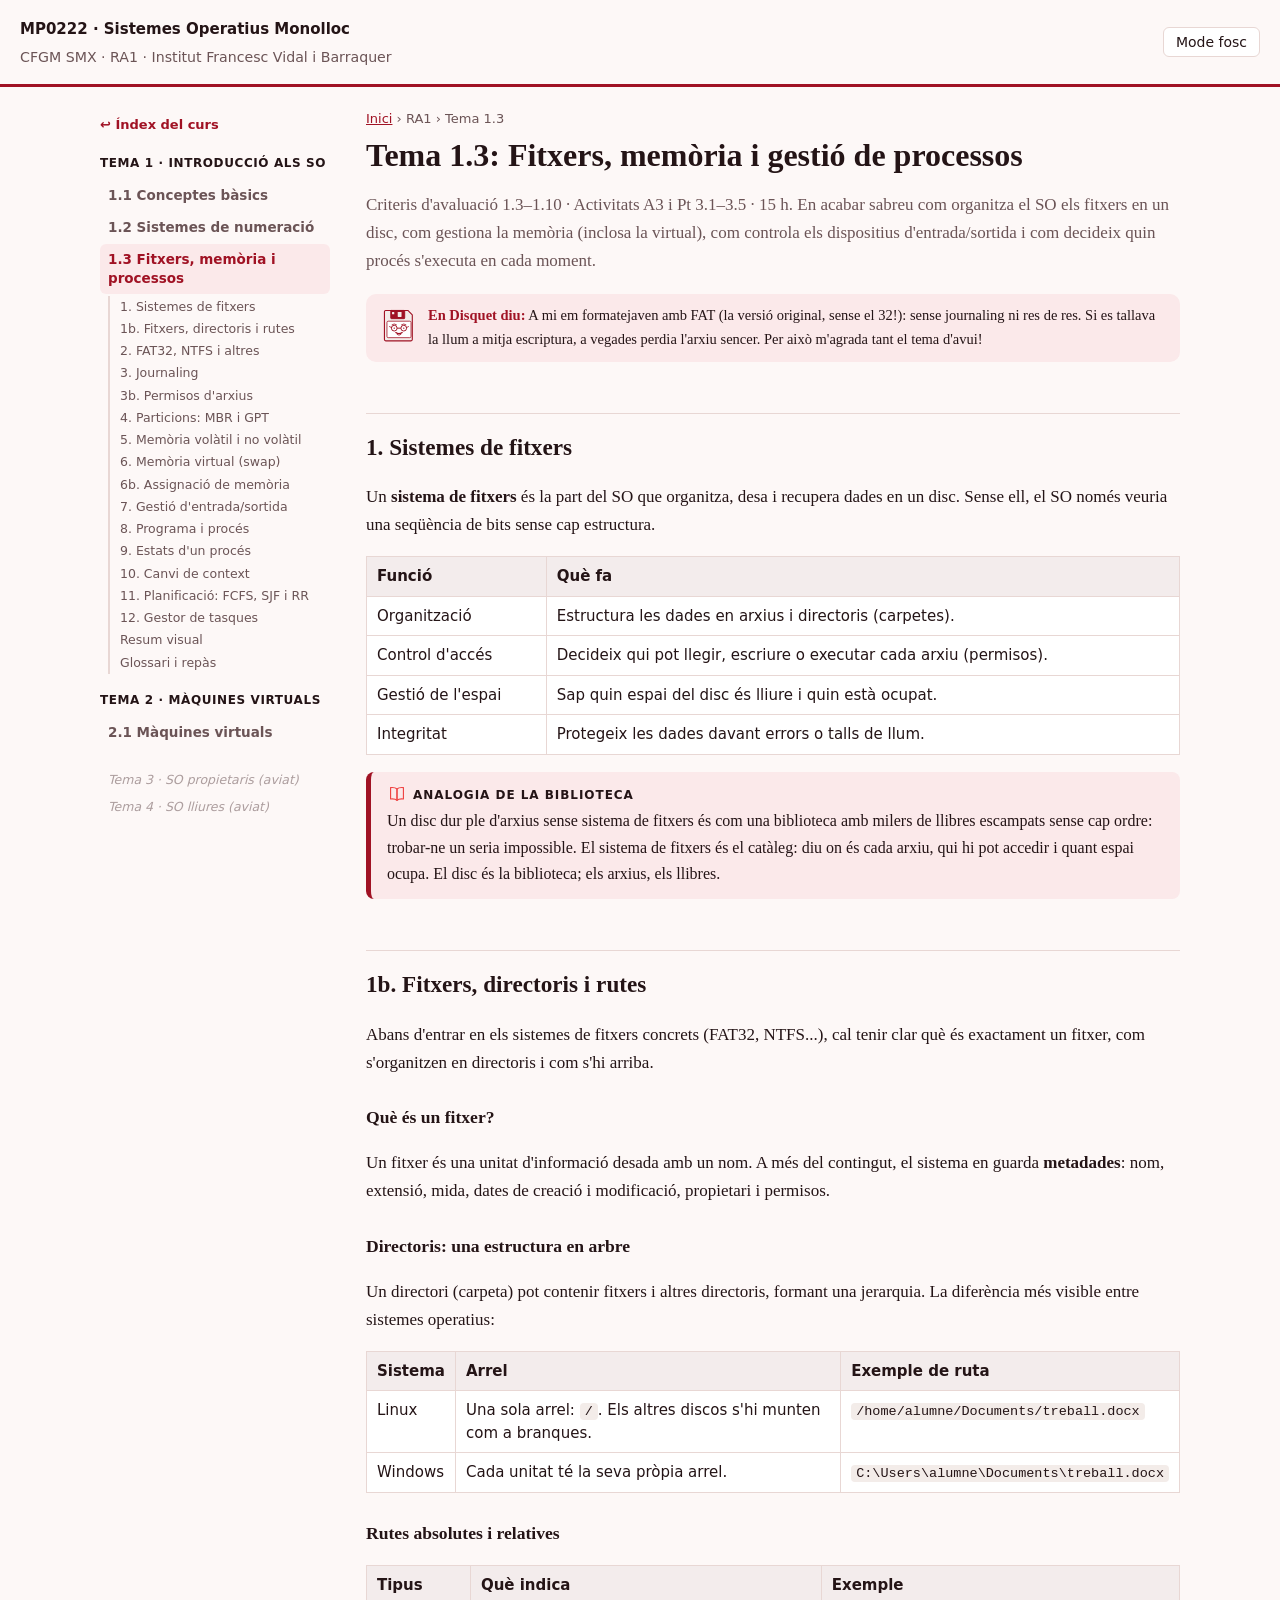
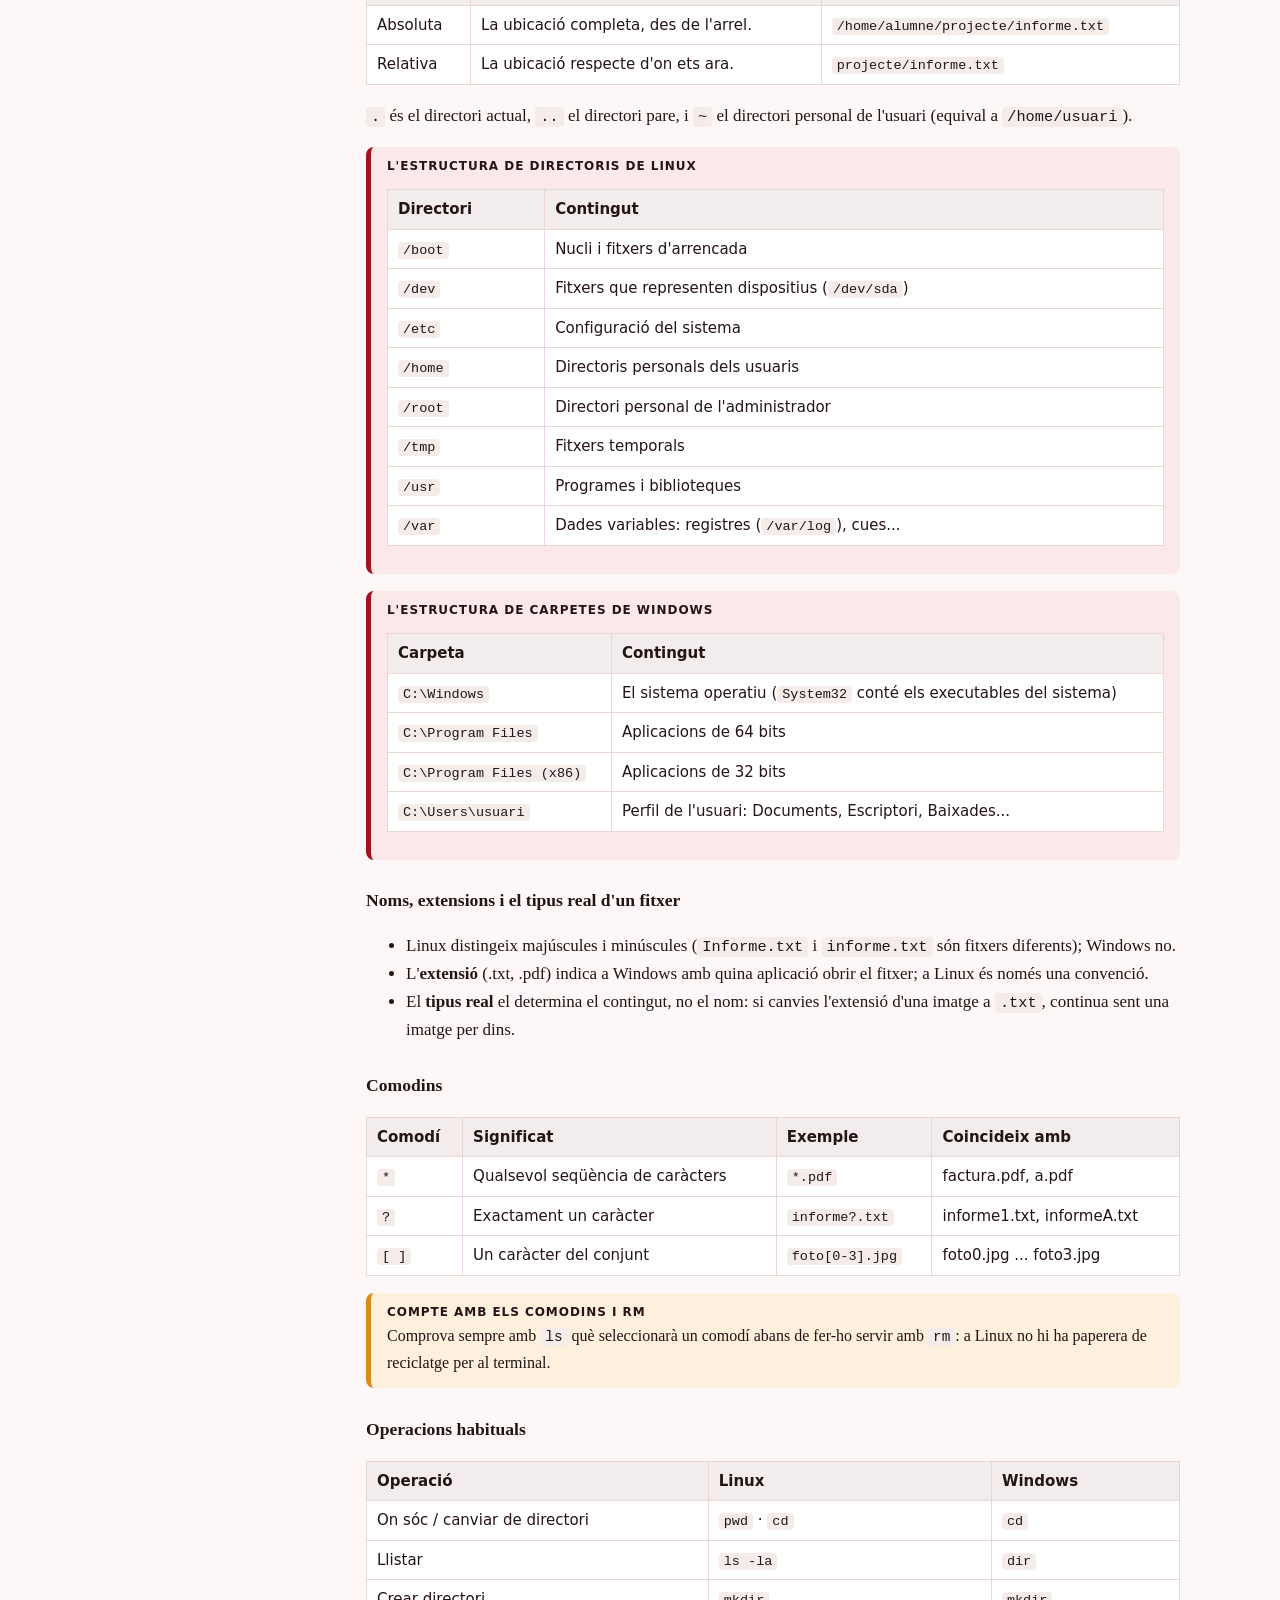
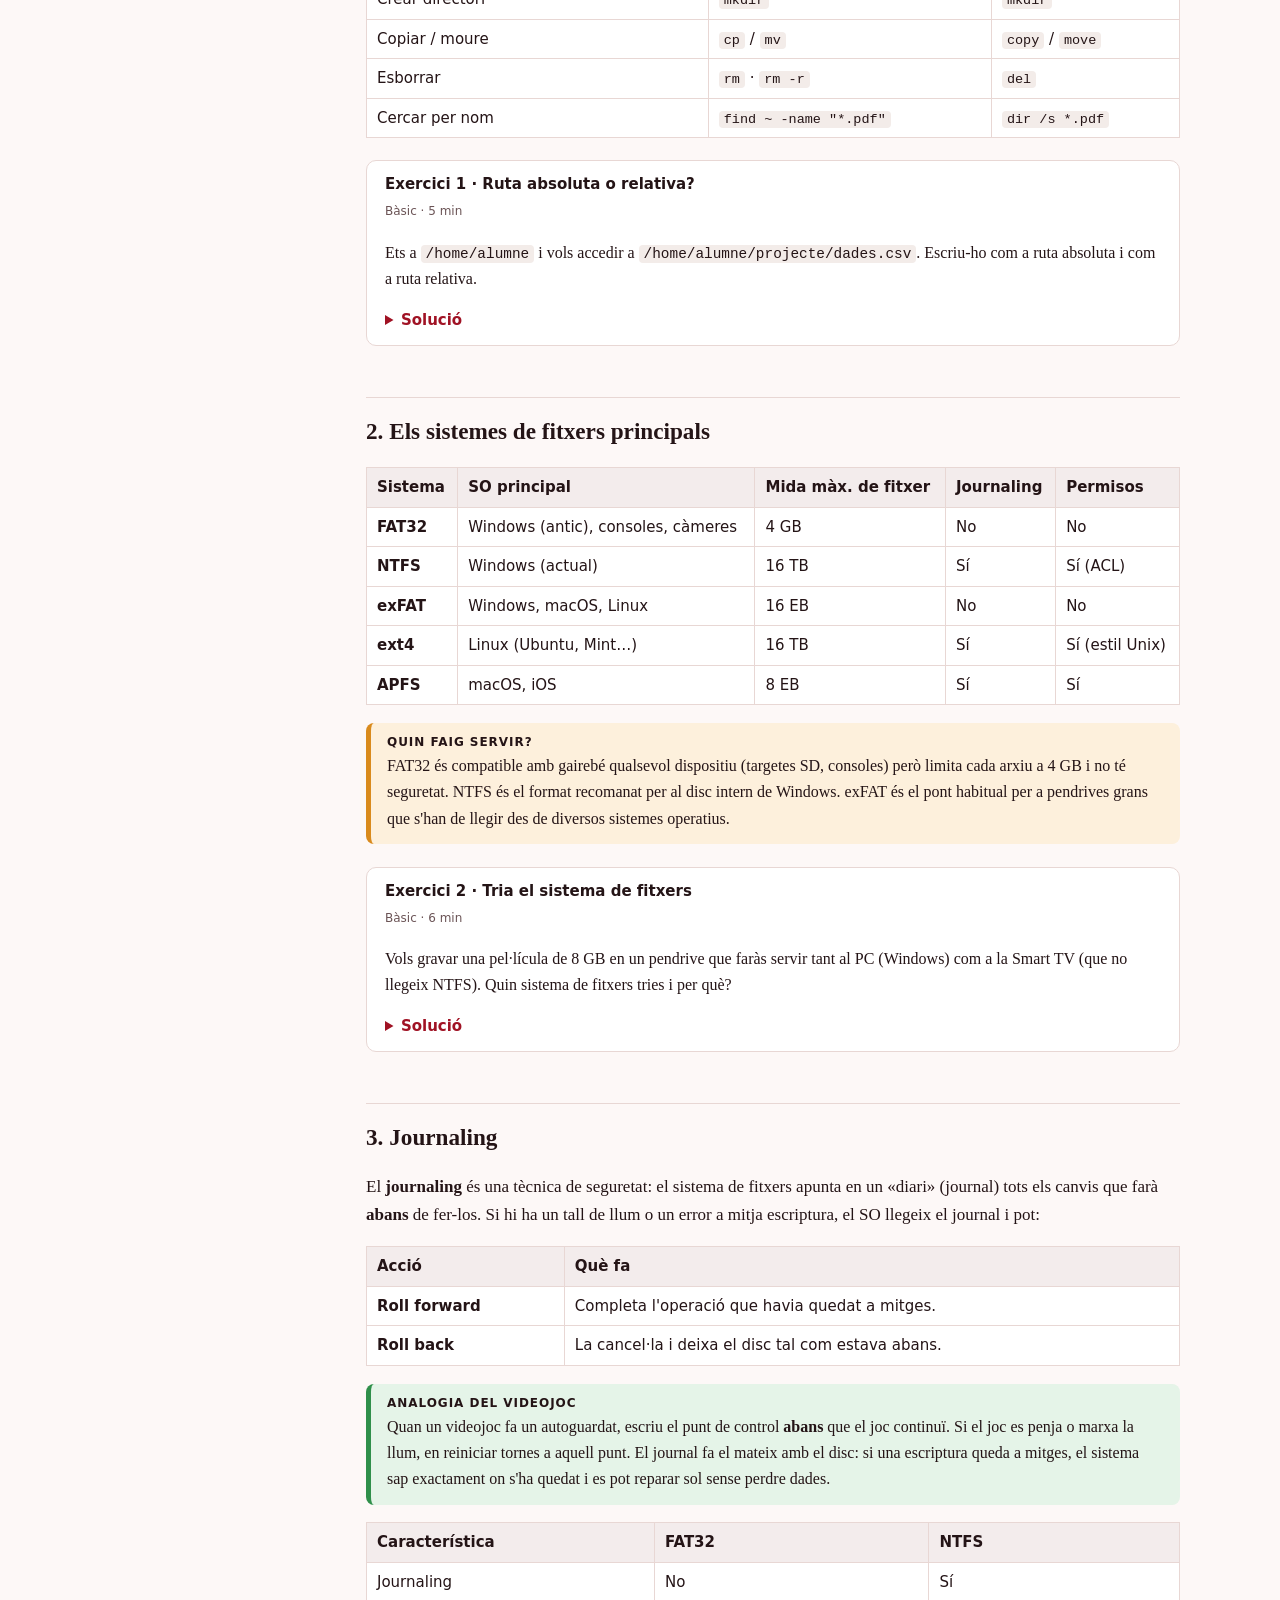
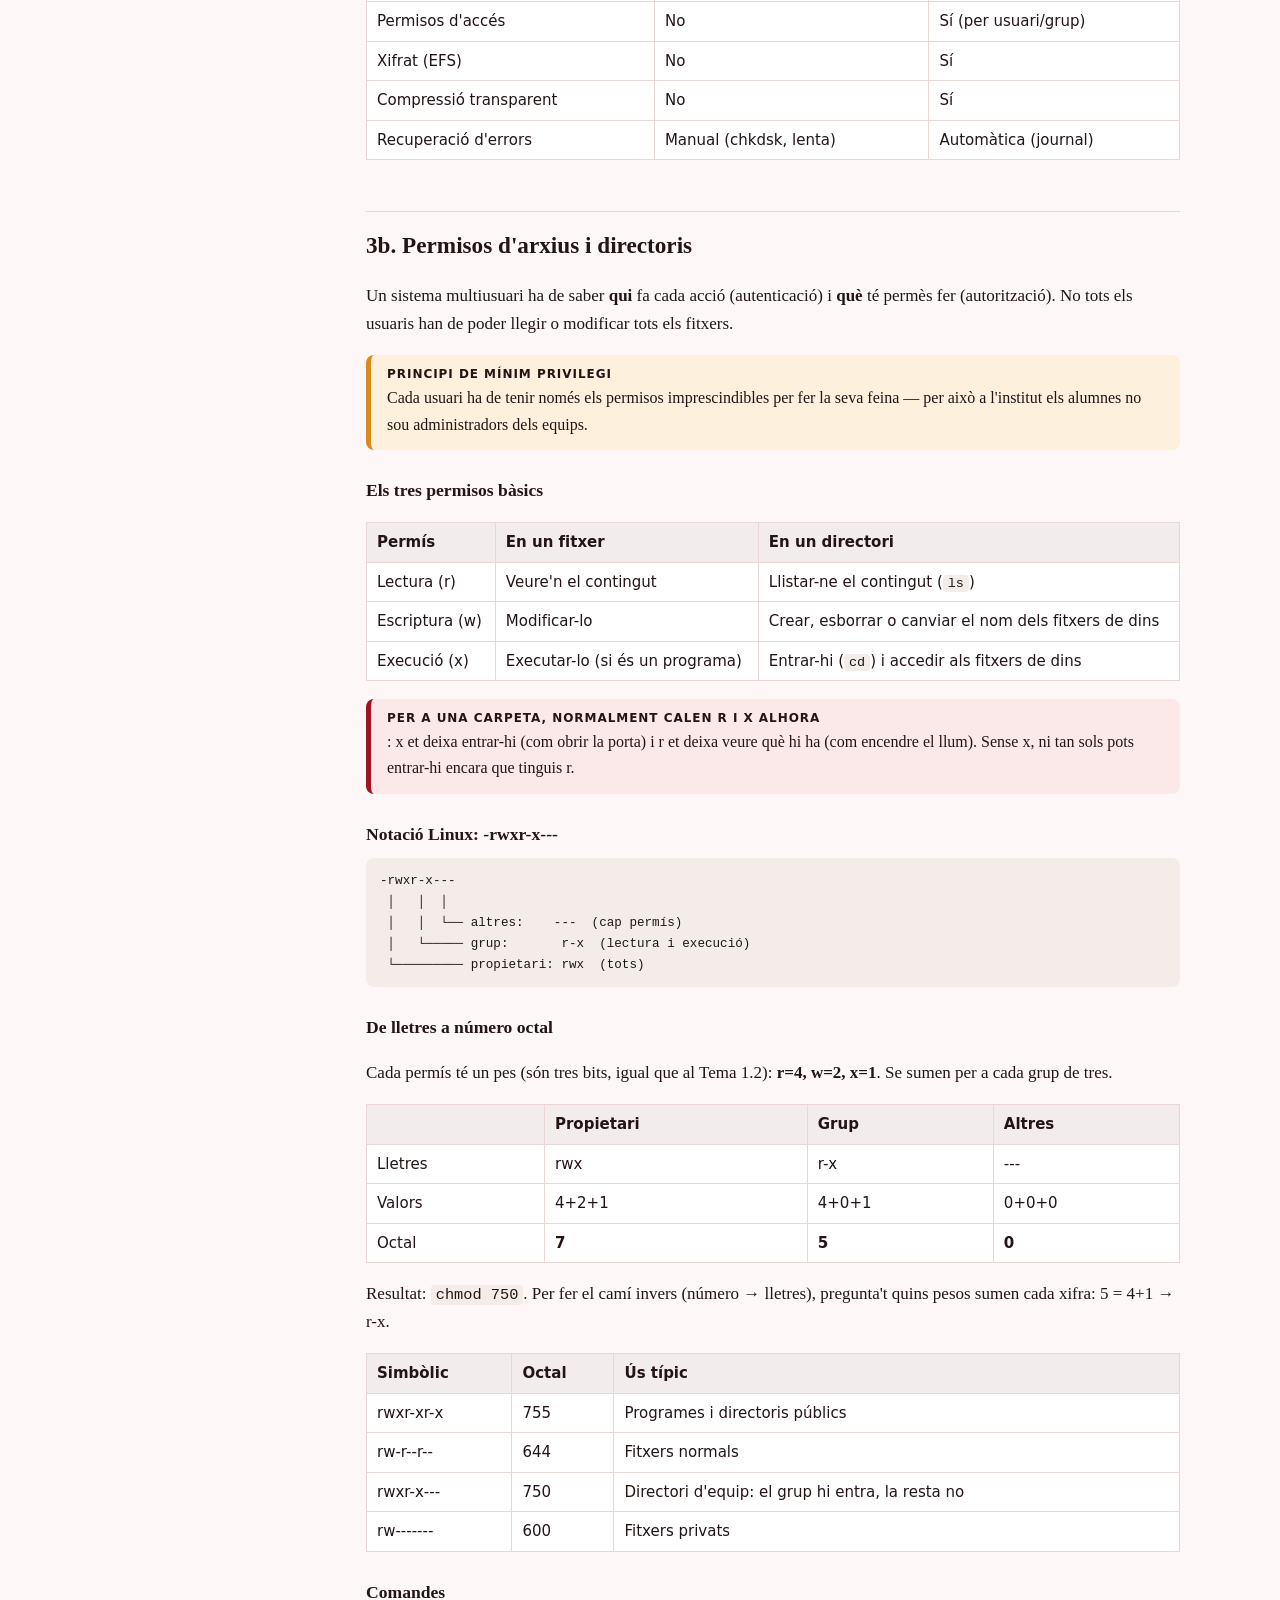
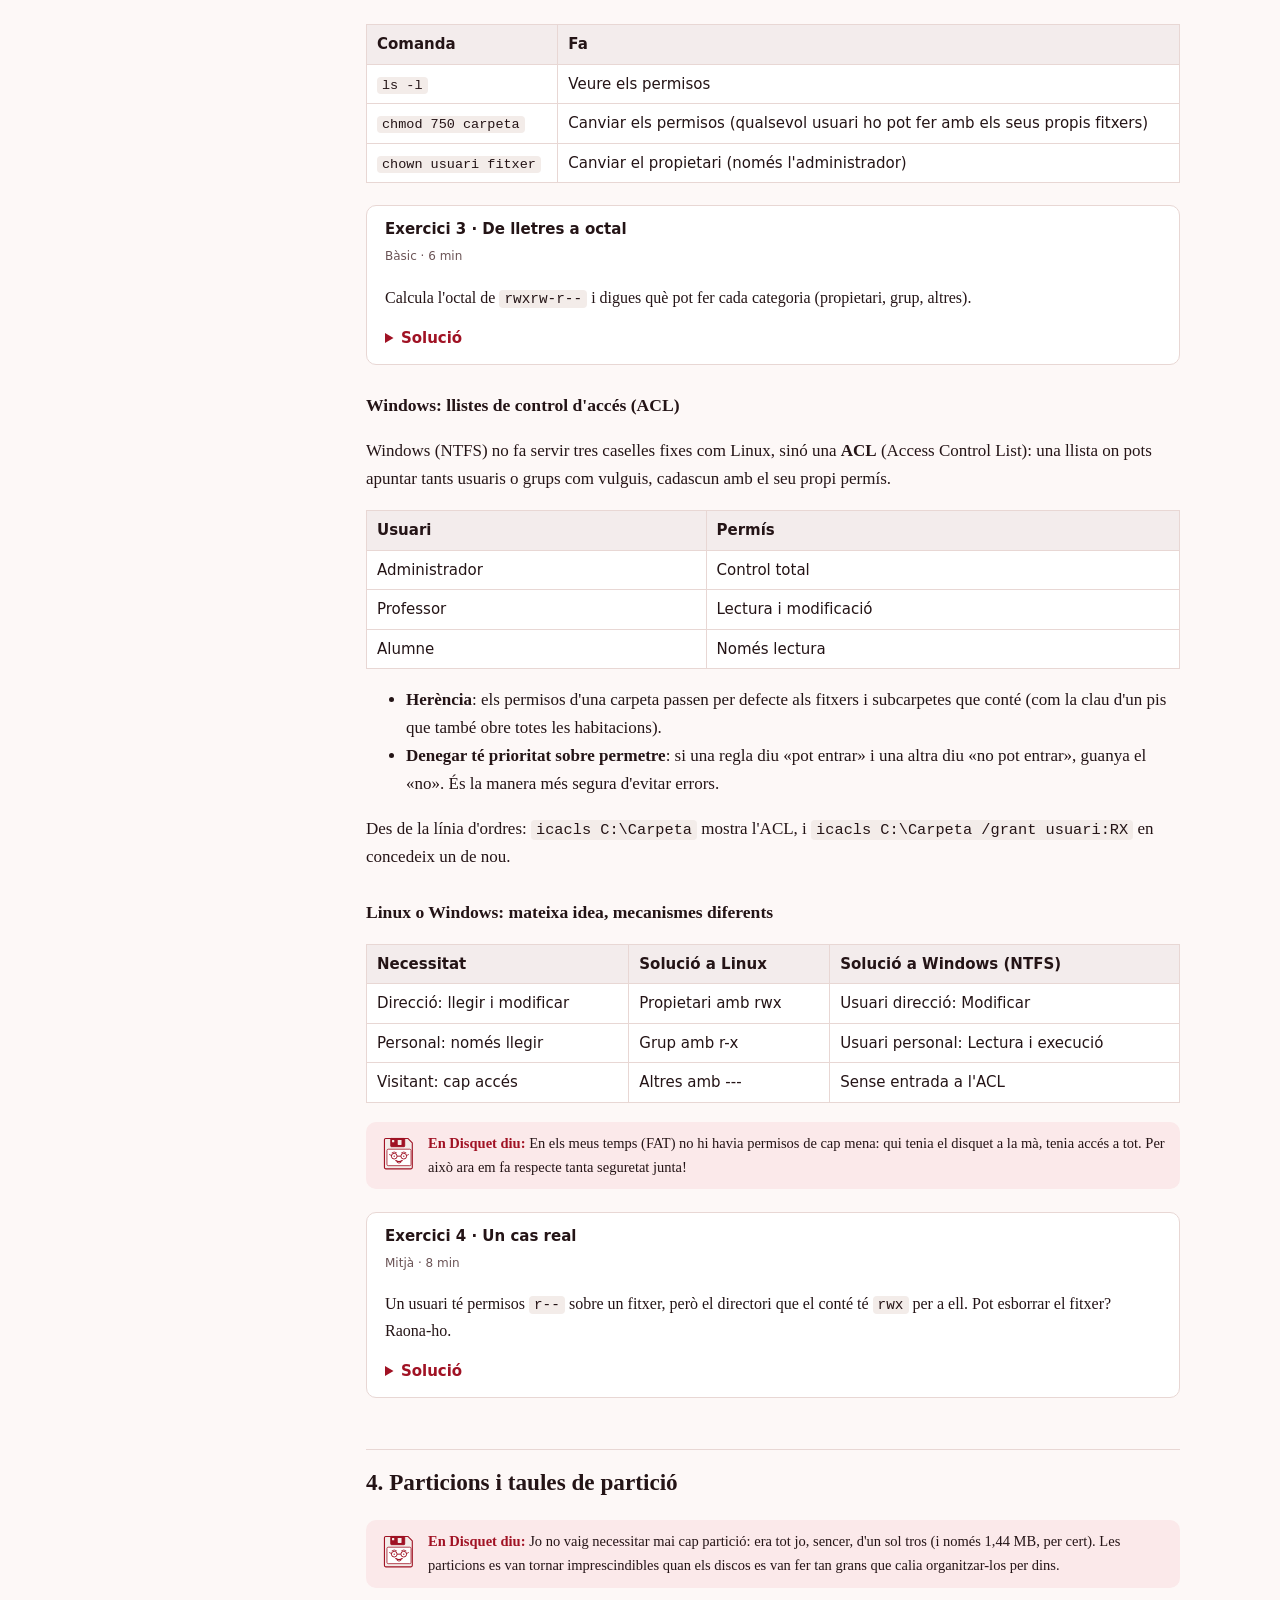
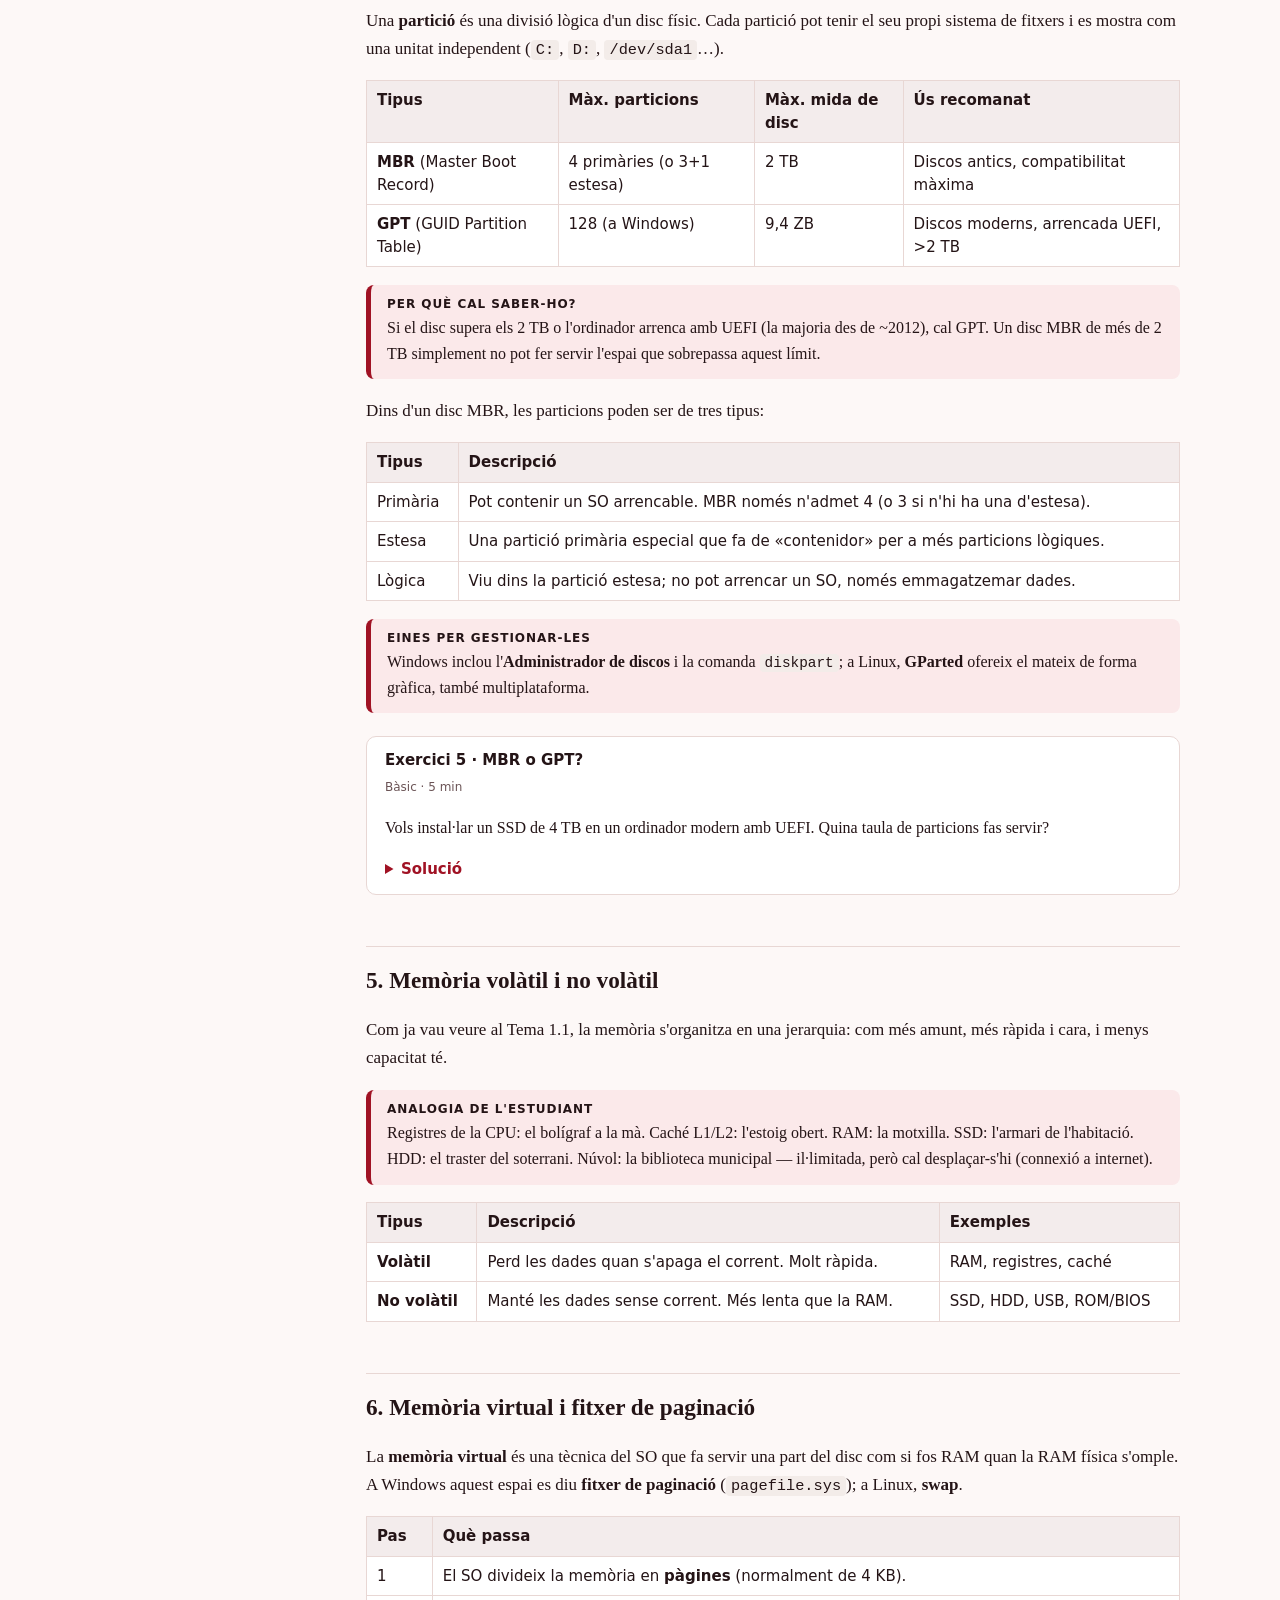
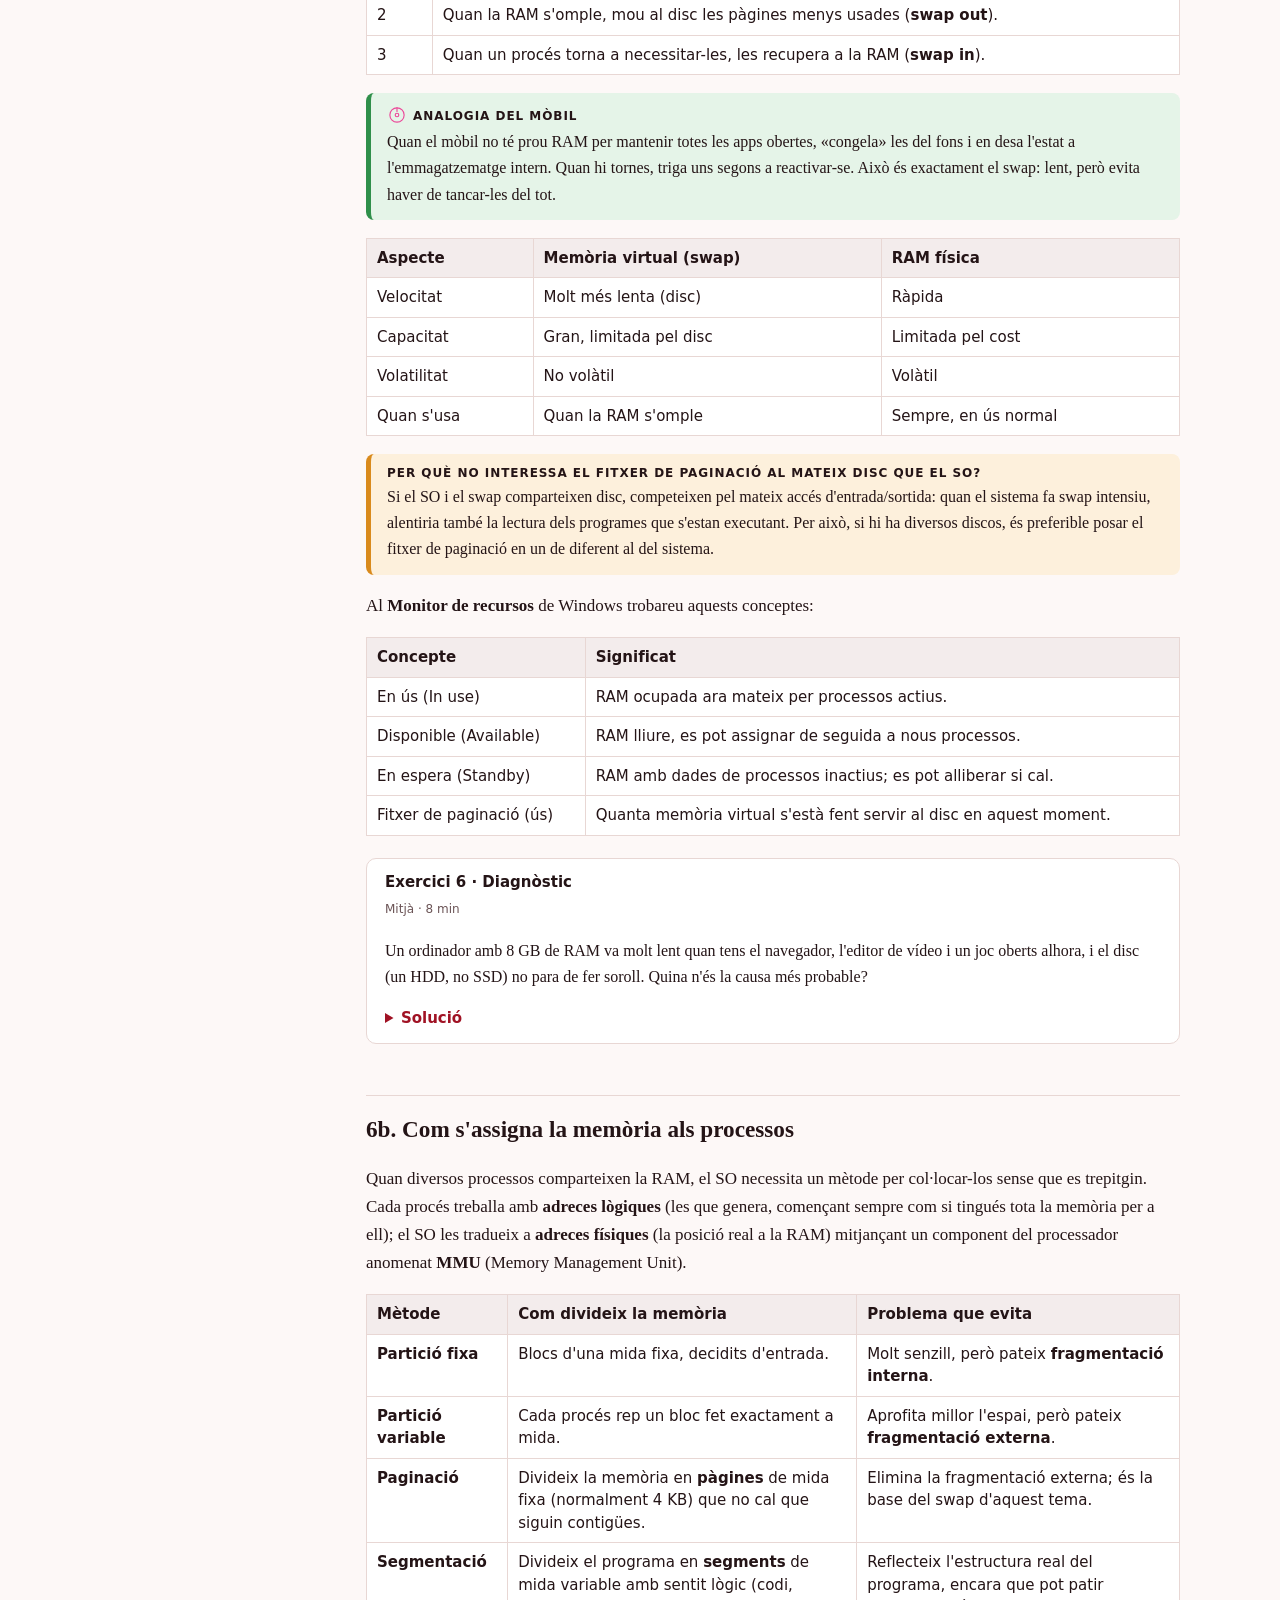
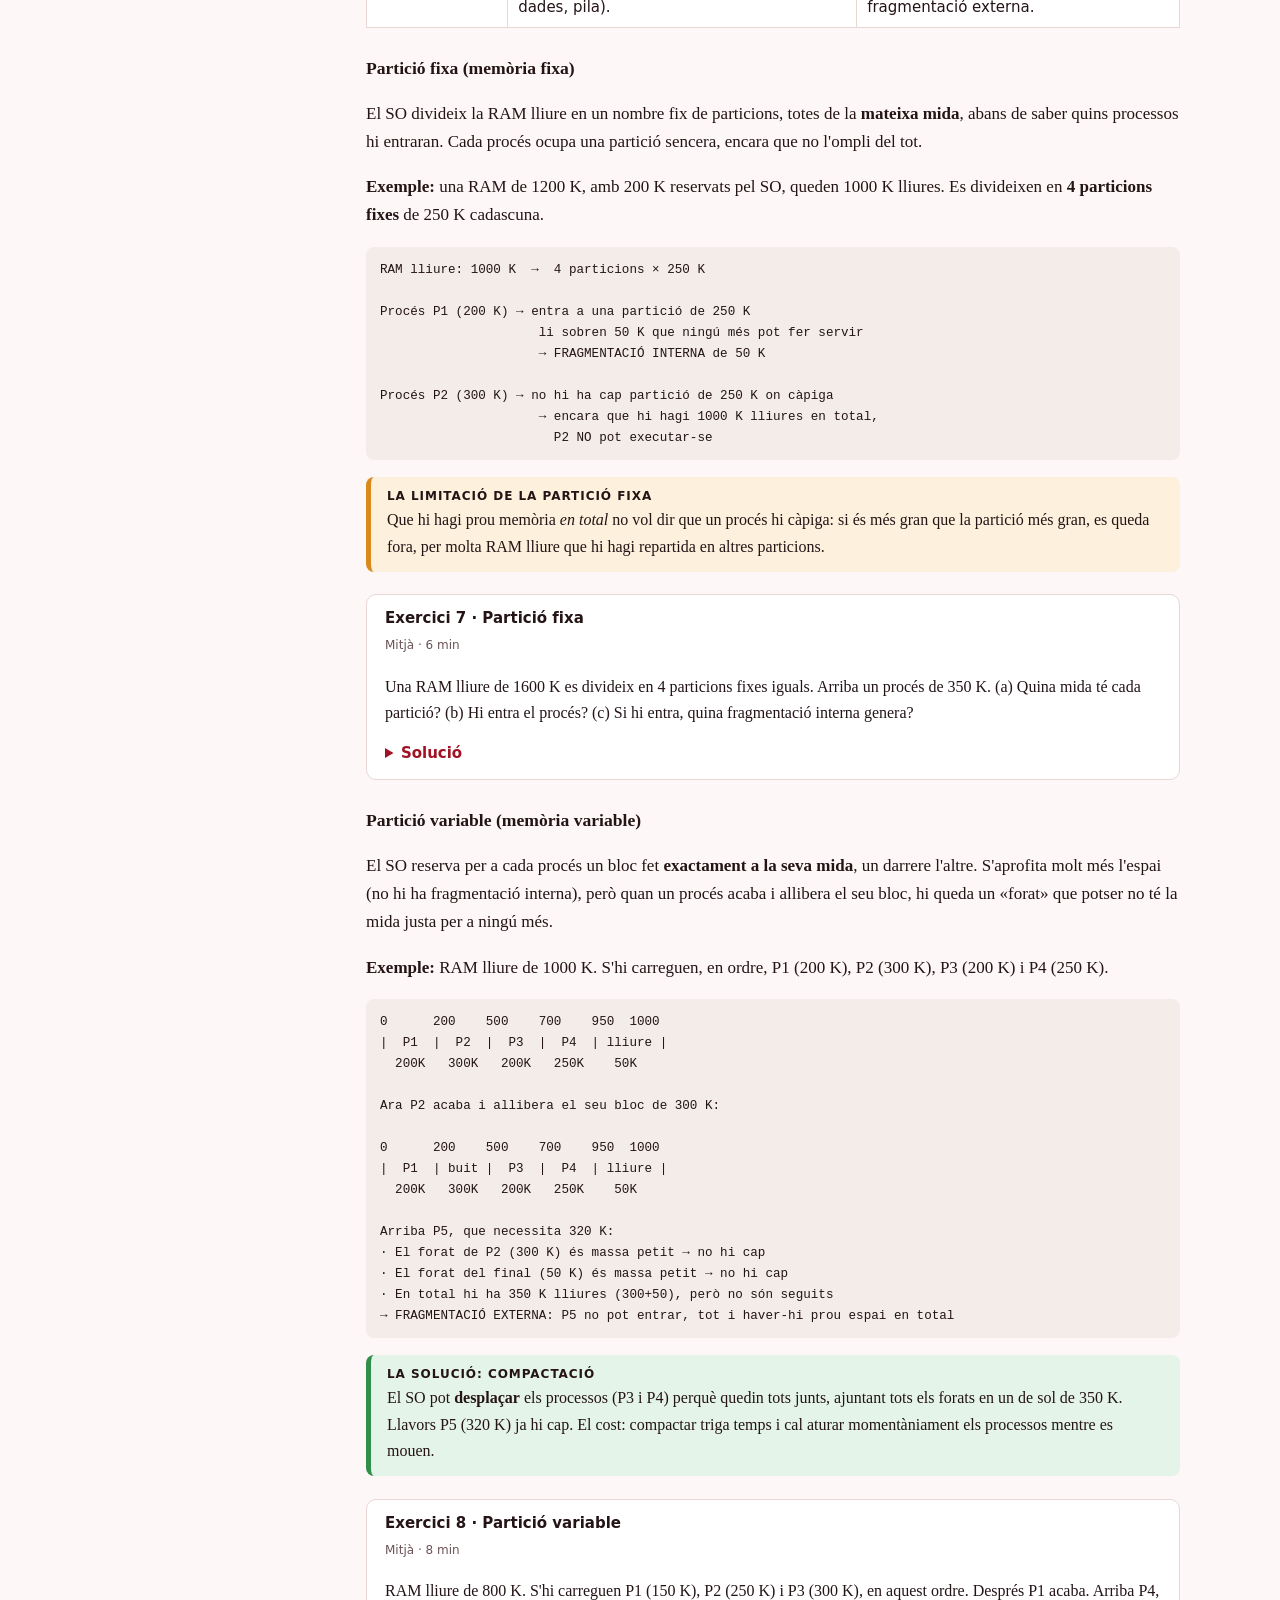
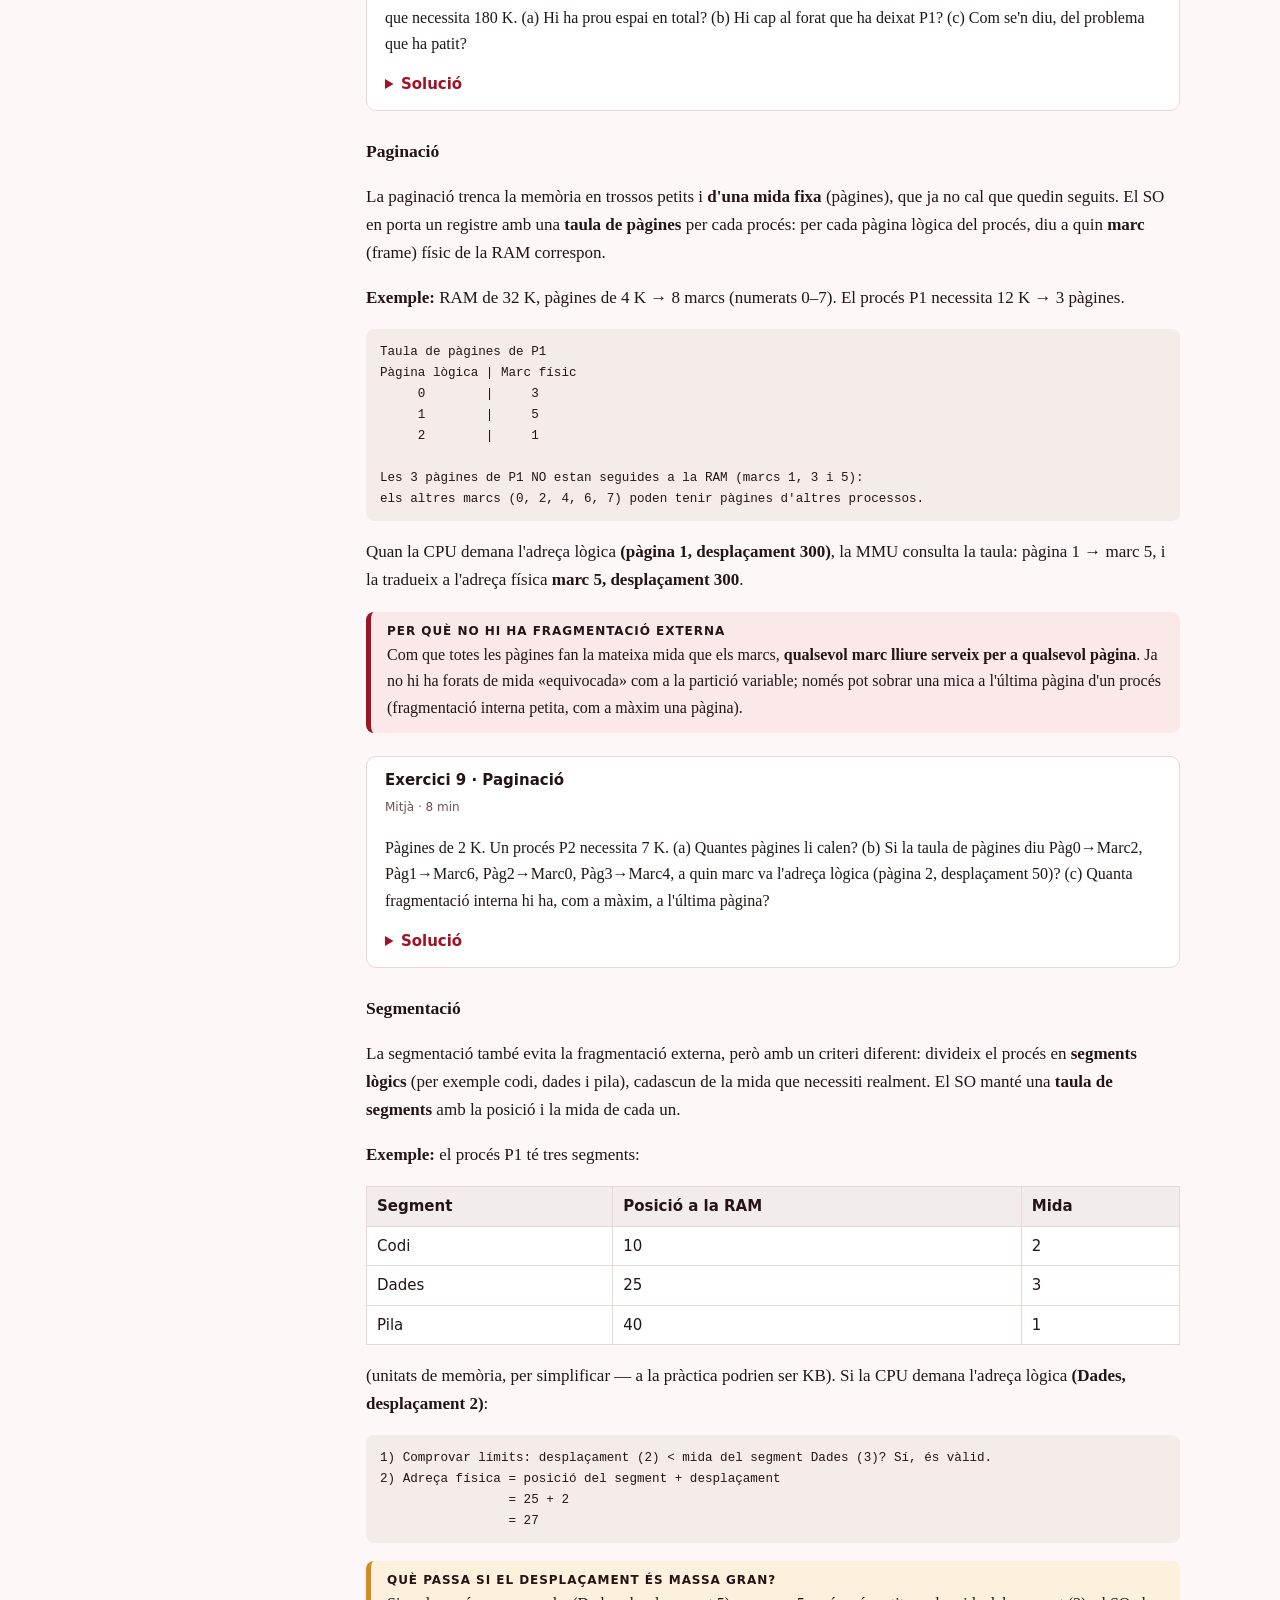
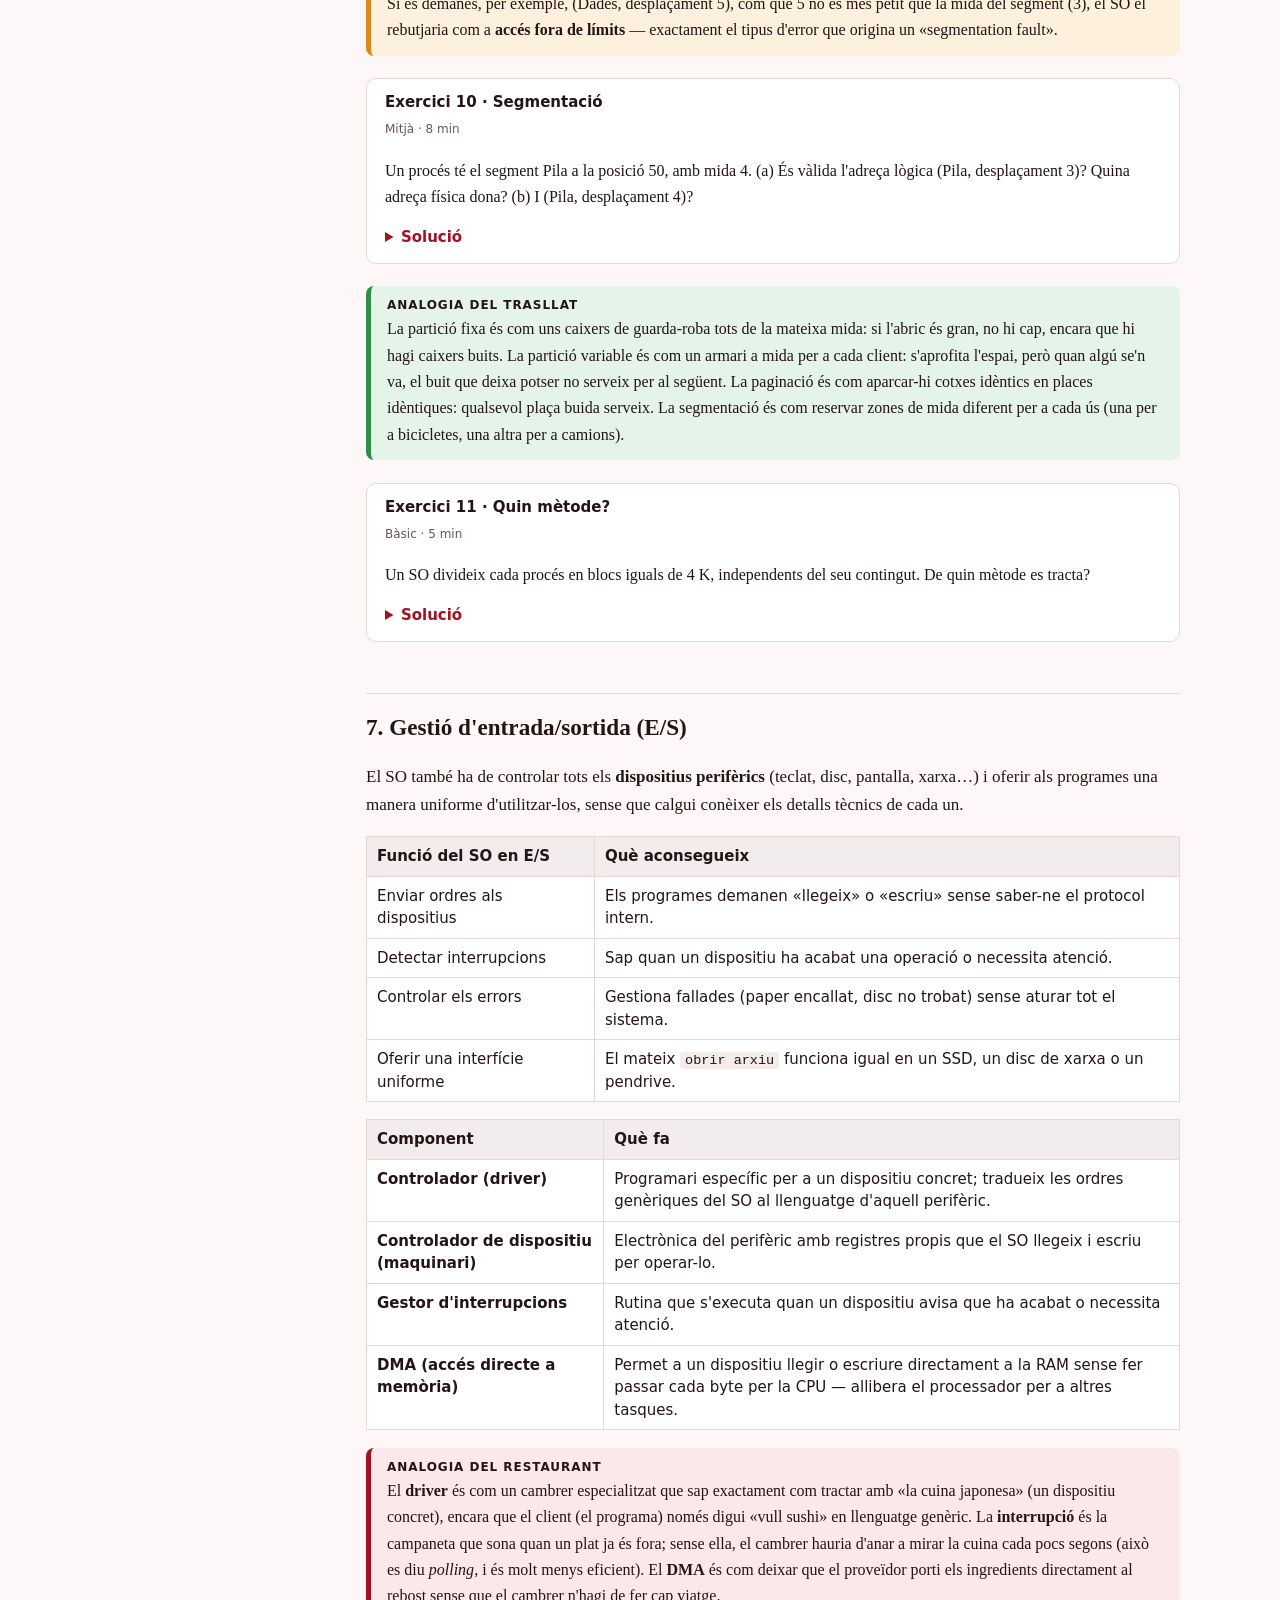
<file: tema-1-3.html>
<!DOCTYPE html>
<html lang="ca">
<head>
<meta charset="utf-8">
<meta name="description" content="Materials del mòdul MP0222 Sistemes Operatius Monolloc (CFGM SMX)">
<meta name="viewport" content="width=device-width, initial-scale=1, viewport-fit=cover">
<title>Tema 1.3: Fitxers, memòria i gestió de processos | MP0222</title>
<link rel="stylesheet" href="assets/style.css">
</head>
<body id="top">
<header><div><a href="index.html"><b>MP0222 · Sistemes Operatius Monolloc</b><br><small>CFGM SMX · RA1 · Institut Francesc Vidal i Barraquer</small></a></div><button id="th" type="button">Mode fosc</button></header>
<div class="wrap">
<nav class="sidenav" aria-label="Navegació del curs"><a class="nav-home" href="index.html">↩ Índex del curs</a><div class="nav-tema-title">Tema 1 · Introducció als SO</div><ul class="nav-tree"><li><a href="tema-1-1.html">1.1 Conceptes bàsics</a></li><li><a href="tema-1-2.html">1.2 Sistemes de numeració</a></li><li class="active"><a href="tema-1-3.html">1.3 Fitxers, memòria i processos</a><ul class="nav-sub"><li><a href="tema-1-3.html#s1">1. Sistemes de fitxers</a></li><li><a href="tema-1-3.html#s1b">1b. Fitxers, directoris i rutes</a></li><li><a href="tema-1-3.html#s2">2. FAT32, NTFS i altres</a></li><li><a href="tema-1-3.html#s3">3. Journaling</a></li><li><a href="tema-1-3.html#s3b">3b. Permisos d'arxius</a></li><li><a href="tema-1-3.html#s4">4. Particions: MBR i GPT</a></li><li><a href="tema-1-3.html#s5">5. Memòria volàtil i no volàtil</a></li><li><a href="tema-1-3.html#s6">6. Memòria virtual (swap)</a></li><li><a href="tema-1-3.html#s6b">6b. Assignació de memòria</a></li><li><a href="tema-1-3.html#s7">7. Gestió d'entrada/sortida</a></li><li><a href="tema-1-3.html#s8">8. Programa i procés</a></li><li><a href="tema-1-3.html#s9">9. Estats d'un procés</a></li><li><a href="tema-1-3.html#s10">10. Canvi de context</a></li><li><a href="tema-1-3.html#s11">11. Planificació: FCFS, SJF i RR</a></li><li><a href="tema-1-3.html#s12">12. Gestor de tasques</a></li><li><a href="tema-1-3.html#s12b">Resum visual</a></li><li><a href="tema-1-3.html#s13">Glossari i repàs</a></li></ul></li></ul><div class="nav-tema-title">Tema 2 · Màquines virtuals</div><ul class="nav-tree"><li><a href="tema-2-1.html">2.1 Màquines virtuals</a></li></ul><div class="nav-tema-future">Tema 3 · SO propietaris <em>(aviat)</em></div><div class="nav-tema-future">Tema 4 · SO lliures <em>(aviat)</em></div></nav>
<main id="main">
<div class="crumb"><a href="index.html">Inici</a> › RA1 › Tema 1.3</div>
<h1>Tema 1.3: Fitxers, memòria i gestió de processos</h1>
<p class="lead">Criteris d'avaluació 1.3–1.10 · Activitats A3 i Pt 3.1–3.5 · 15 h. En acabar sabreu com organitza el SO els fitxers en un disc, com gestiona la memòria (inclosa la virtual), com controla els dispositius d'entrada/sortida i com decideix quin procés s'executa en cada moment.</p>
<div class="mascota-tip"><svg viewBox="0 0 120 120" xmlns="http://www.w3.org/2000/svg">
<path d="M18 14h70l14 14v78a4 4 0 0 1-4 4H18a4 4 0 0 1-4-4V18a4 4 0 0 1 4-4z" fill="var(--code)" stroke="var(--ac)" stroke-width="3.5" stroke-linejoin="round"/>
<rect x="34" y="14" width="44" height="26" rx="2" fill="var(--ac)" stroke="var(--ac)" stroke-width="3"/>
<rect x="56" y="19" width="12" height="16" rx="1.5" fill="var(--code)"/>
<rect x="38" y="19" width="7" height="7" rx="1" fill="var(--code)"/>
<rect x="22" y="48" width="76" height="52" rx="4" fill="var(--card)" stroke="var(--ac)" stroke-width="2.5"/>
<circle cx="45" cy="70" r="9" fill="none" stroke="var(--ac)" stroke-width="3"/>
<circle cx="75" cy="70" r="9" fill="none" stroke="var(--ac)" stroke-width="3"/>
<line x1="54" y1="70" x2="66" y2="70" stroke="var(--ac)" stroke-width="3"/>
<line x1="36" y1="68" x2="30" y2="65" stroke="var(--ac)" stroke-width="2.5" stroke-linecap="round"/>
<line x1="84" y1="68" x2="90" y2="65" stroke="var(--ac)" stroke-width="2.5" stroke-linecap="round"/>
<circle cx="45" cy="70" r="2.2" fill="var(--ac)"/>
<circle cx="75" cy="70" r="2.2" fill="var(--ac)"/>
<path d="M38 59q7-5 14 0" fill="none" stroke="var(--ac)" stroke-width="2.5" stroke-linecap="round"/>
<path d="M68 59q7-5 14 0" fill="none" stroke="var(--ac)" stroke-width="2.5" stroke-linecap="round"/>
<path d="M50 84q10 7 20 0" fill="none" stroke="var(--ac)" stroke-width="4" stroke-linecap="round"/>
<path d="M54 90q6 5 12 0" fill="none" stroke="var(--ac)" stroke-width="2.5" stroke-linecap="round"/>
</svg><p><b>En Disquet diu:</b> A mi em formatejaven amb FAT (la versió original, sense el 32!): sense journaling ni res de res. Si es tallava la llum a mitja escriptura, a vegades perdia l'arxiu sencer. Per això m'agrada tant el tema d'avui!</p></div>


<h2 id="s1">1. Sistemes de fitxers</h2>
<p>Un <b>sistema de fitxers</b> és la part del SO que organitza, desa i recupera dades en un disc. Sense ell, el SO només veuria una seqüència de bits sense cap estructura.</p>
<div class="tw"><table><tr><th>Funció</th><th>Què fa</th></tr>
<tr><td>Organització</td><td>Estructura les dades en arxius i directoris (carpetes).</td></tr>
<tr><td>Control d'accés</td><td>Decideix qui pot llegir, escriure o executar cada arxiu (permisos).</td></tr>
<tr><td>Gestió de l'espai</td><td>Sap quin espai del disc és lliure i quin està ocupat.</td></tr>
<tr><td>Integritat</td><td>Protegeix les dades davant errors o talls de llum.</td></tr></table></div>
<div class="box info"><b><svg class="icon-inline" viewBox="0 0 56 56" fill="none" stroke="#ef4444" stroke-width="3.2" stroke-linecap="round" stroke-linejoin="round" xmlns="http://www.w3.org/2000/svg"><path d="M28 14c-4-4-10-5-18-4v32c8-1 14 0 18 4V14z"/><path d="M28 14c4-4 10-5 18-4v32c-8-1-14 0-18 4V14z"/></svg>Analogia de la biblioteca</b>Un disc dur ple d'arxius sense sistema de fitxers és com una biblioteca amb milers de llibres escampats sense cap ordre: trobar-ne un seria impossible. El sistema de fitxers és el catàleg: diu on és cada arxiu, qui hi pot accedir i quant espai ocupa. El disc és la biblioteca; els arxius, els llibres.</div>

<h2 id="s1b">1b. Fitxers, directoris i rutes</h2>
<p>Abans d'entrar en els sistemes de fitxers concrets (FAT32, NTFS...), cal tenir clar què és exactament un fitxer, com s'organitzen en directoris i com s'hi arriba.</p>
<h3>Què és un fitxer?</h3>
<p>Un fitxer és una unitat d'informació desada amb un nom. A més del contingut, el sistema en guarda <b>metadades</b>: nom, extensió, mida, dates de creació i modificació, propietari i permisos.</p>
<h3>Directoris: una estructura en arbre</h3>
<p>Un directori (carpeta) pot contenir fitxers i altres directoris, formant una jerarquia. La diferència més visible entre sistemes operatius:</p>
<div class="tw"><table><tr><th>Sistema</th><th>Arrel</th><th>Exemple de ruta</th></tr>
<tr><td>Linux</td><td>Una sola arrel: <code>/</code>. Els altres discos s'hi munten com a branques.</td><td><code>/home/alumne/Documents/treball.docx</code></td></tr>
<tr><td>Windows</td><td>Cada unitat té la seva pròpia arrel.</td><td><code>C:\Users\alumne\Documents\treball.docx</code></td></tr></table></div>
<h3>Rutes absolutes i relatives</h3>
<div class="tw"><table><tr><th>Tipus</th><th>Què indica</th><th>Exemple</th></tr>
<tr><td>Absoluta</td><td>La ubicació completa, des de l'arrel.</td><td><code>/home/alumne/projecte/informe.txt</code></td></tr>
<tr><td>Relativa</td><td>La ubicació respecte d'on ets ara.</td><td><code>projecte/informe.txt</code></td></tr></table></div>
<p><code>.</code> és el directori actual, <code>..</code> el directori pare, i <code>~</code> el directori personal de l'usuari (equival a <code>/home/usuari</code>).</p>
<div class="box info"><b>L'estructura de directoris de Linux</b>
<div class="tw"><table><tr><th>Directori</th><th>Contingut</th></tr>
<tr><td><code>/boot</code></td><td>Nucli i fitxers d'arrencada</td></tr>
<tr><td><code>/dev</code></td><td>Fitxers que representen dispositius (<code>/dev/sda</code>)</td></tr>
<tr><td><code>/etc</code></td><td>Configuració del sistema</td></tr>
<tr><td><code>/home</code></td><td>Directoris personals dels usuaris</td></tr>
<tr><td><code>/root</code></td><td>Directori personal de l'administrador</td></tr>
<tr><td><code>/tmp</code></td><td>Fitxers temporals</td></tr>
<tr><td><code>/usr</code></td><td>Programes i biblioteques</td></tr>
<tr><td><code>/var</code></td><td>Dades variables: registres (<code>/var/log</code>), cues...</td></tr></table></div></div>
<div class="box info"><b>L'estructura de carpetes de Windows</b>
<div class="tw"><table><tr><th>Carpeta</th><th>Contingut</th></tr>
<tr><td><code>C:\Windows</code></td><td>El sistema operatiu (<code>System32</code> conté els executables del sistema)</td></tr>
<tr><td><code>C:\Program Files</code></td><td>Aplicacions de 64 bits</td></tr>
<tr><td><code>C:\Program Files (x86)</code></td><td>Aplicacions de 32 bits</td></tr>
<tr><td><code>C:\Users\usuari</code></td><td>Perfil de l'usuari: Documents, Escriptori, Baixades...</td></tr></table></div></div>
<h3>Noms, extensions i el tipus real d'un fitxer</h3>
<ul>
<li>Linux distingeix majúscules i minúscules (<code>Informe.txt</code> i <code>informe.txt</code> són fitxers diferents); Windows no.</li>
<li>L'<b>extensió</b> (.txt, .pdf) indica a Windows amb quina aplicació obrir el fitxer; a Linux és només una convenció.</li>
<li>El <b>tipus real</b> el determina el contingut, no el nom: si canvies l'extensió d'una imatge a <code>.txt</code>, continua sent una imatge per dins.</li>
</ul>
<h3>Comodins</h3>
<div class="tw"><table><tr><th>Comodí</th><th>Significat</th><th>Exemple</th><th>Coincideix amb</th></tr>
<tr><td><code>*</code></td><td>Qualsevol seqüència de caràcters</td><td><code>*.pdf</code></td><td>factura.pdf, a.pdf</td></tr>
<tr><td><code>?</code></td><td>Exactament un caràcter</td><td><code>informe?.txt</code></td><td>informe1.txt, informeA.txt</td></tr>
<tr><td><code>[ ]</code></td><td>Un caràcter del conjunt</td><td><code>foto[0-3].jpg</code></td><td>foto0.jpg ... foto3.jpg</td></tr></table></div>
<div class="box imp"><b>Compte amb els comodins i rm</b>Comprova sempre amb <code>ls</code> què seleccionarà un comodí abans de fer-ho servir amb <code>rm</code>: a Linux no hi ha paperera de reciclatge per al terminal.</div>
<h3>Operacions habituals</h3>
<div class="tw"><table><tr><th>Operació</th><th>Linux</th><th>Windows</th></tr>
<tr><td>On sóc / canviar de directori</td><td><code>pwd</code> · <code>cd</code></td><td><code>cd</code></td></tr>
<tr><td>Llistar</td><td><code>ls -la</code></td><td><code>dir</code></td></tr>
<tr><td>Crear directori</td><td><code>mkdir</code></td><td><code>mkdir</code></td></tr>
<tr><td>Copiar / moure</td><td><code>cp</code> / <code>mv</code></td><td><code>copy</code> / <code>move</code></td></tr>
<tr><td>Esborrar</td><td><code>rm</code> · <code>rm -r</code></td><td><code>del</code></td></tr>
<tr><td>Cercar per nom</td><td><code>find ~ -name "*.pdf"</code></td><td><code>dir /s *.pdf</code></td></tr></table></div>
<div class="ex"><h4>Exercici 1 · Ruta absoluta o relativa?</h4><span class="tag">Bàsic · 5 min</span><p>Ets a <code>/home/alumne</code> i vols accedir a <code>/home/alumne/projecte/dades.csv</code>. Escriu-ho com a ruta absoluta i com a ruta relativa.</p><details><summary>Solució</summary>Absoluta: <code>/home/alumne/projecte/dades.csv</code>. Relativa (des d'on ets): <code>projecte/dades.csv</code>.</details></div>

<h2 id="s2">2. Els sistemes de fitxers principals</h2>
<div class="tw"><table><tr><th>Sistema</th><th>SO principal</th><th>Mida màx. de fitxer</th><th>Journaling</th><th>Permisos</th></tr>
<tr><td><b>FAT32</b></td><td>Windows (antic), consoles, càmeres</td><td>4 GB</td><td>No</td><td>No</td></tr>
<tr><td><b>NTFS</b></td><td>Windows (actual)</td><td>16 TB</td><td>Sí</td><td>Sí (ACL)</td></tr>
<tr><td><b>exFAT</b></td><td>Windows, macOS, Linux</td><td>16 EB</td><td>No</td><td>No</td></tr>
<tr><td><b>ext4</b></td><td>Linux (Ubuntu, Mint…)</td><td>16 TB</td><td>Sí</td><td>Sí (estil Unix)</td></tr>
<tr><td><b>APFS</b></td><td>macOS, iOS</td><td>8 EB</td><td>Sí</td><td>Sí</td></tr></table></div>
<div class="box imp"><b>Quin faig servir?</b> FAT32 és compatible amb gairebé qualsevol dispositiu (targetes SD, consoles) però limita cada arxiu a 4 GB i no té seguretat. NTFS és el format recomanat per al disc intern de Windows. exFAT és el pont habitual per a pendrives grans que s'han de llegir des de diversos sistemes operatius.</div>
<div class="ex"><h4>Exercici 2 · Tria el sistema de fitxers</h4><span class="tag">Bàsic · 6 min</span><p>Vols gravar una pel·lícula de 8 GB en un pendrive que faràs servir tant al PC (Windows) com a la Smart TV (que no llegeix NTFS). Quin sistema de fitxers tries i per què?</p><details><summary>Solució</summary>exFAT: admet fitxers de més de 4 GB (a diferència de FAT32) i el llegeixen tant Windows com la majoria de televisors i reproductors, cosa que NTFS no sempre garanteix.</details></div>

<h2 id="s3">3. Journaling</h2>
<p>El <b>journaling</b> és una tècnica de seguretat: el sistema de fitxers apunta en un «diari» (journal) tots els canvis que farà <b>abans</b> de fer-los. Si hi ha un tall de llum o un error a mitja escriptura, el SO llegeix el journal i pot:</p>
<div class="tw"><table><tr><th>Acció</th><th>Què fa</th></tr>
<tr><td><b>Roll forward</b></td><td>Completa l'operació que havia quedat a mitges.</td></tr>
<tr><td><b>Roll back</b></td><td>La cancel·la i deixa el disc tal com estava abans.</td></tr></table></div>
<div class="box ok"><b>Analogia del videojoc</b>Quan un videojoc fa un autoguardat, escriu el punt de control <b>abans</b> que el joc continuï. Si el joc es penja o marxa la llum, en reiniciar tornes a aquell punt. El journal fa el mateix amb el disc: si una escriptura queda a mitges, el sistema sap exactament on s'ha quedat i es pot reparar sol sense perdre dades.</div>
<div class="tw"><table><tr><th>Característica</th><th>FAT32</th><th>NTFS</th></tr>
<tr><td>Journaling</td><td>No</td><td>Sí</td></tr>
<tr><td>Permisos d'accés</td><td>No</td><td>Sí (per usuari/grup)</td></tr>
<tr><td>Xifrat (EFS)</td><td>No</td><td>Sí</td></tr>
<tr><td>Compressió transparent</td><td>No</td><td>Sí</td></tr>
<tr><td>Recuperació d'errors</td><td>Manual (chkdsk, lenta)</td><td>Automàtica (journal)</td></tr></table></div>

<h2 id="s3b">3b. Permisos d'arxius i directoris</h2>
<p>Un sistema multiusuari ha de saber <b>qui</b> fa cada acció (autenticació) i <b>què</b> té permès fer (autorització). No tots els usuaris han de poder llegir o modificar tots els fitxers.</p>
<div class="box imp"><b>Principi de mínim privilegi</b>Cada usuari ha de tenir només els permisos imprescindibles per fer la seva feina — per això a l'institut els alumnes no sou administradors dels equips.</div>
<h3>Els tres permisos bàsics</h3>
<div class="tw"><table><tr><th>Permís</th><th>En un fitxer</th><th>En un directori</th></tr>
<tr><td>Lectura (r)</td><td>Veure'n el contingut</td><td>Llistar-ne el contingut (<code>ls</code>)</td></tr>
<tr><td>Escriptura (w)</td><td>Modificar-lo</td><td>Crear, esborrar o canviar el nom dels fitxers de dins</td></tr>
<tr><td>Execució (x)</td><td>Executar-lo (si és un programa)</td><td>Entrar-hi (<code>cd</code>) i accedir als fitxers de dins</td></tr></table></div>
<div class="box info"><b>Per a una carpeta, normalment calen r i x alhora</b>: x et deixa entrar-hi (com obrir la porta) i r et deixa veure què hi ha (com encendre el llum). Sense x, ni tan sols pots entrar-hi encara que tinguis r.</div>
<h3>Notació Linux: -rwxr-x---</h3>
<pre><code>-rwxr-x---
 │   │  │
 │   │  └── altres:    ---  (cap permís)
 │   └───── grup:       r-x  (lectura i execució)
 └───────── propietari: rwx  (tots)</code></pre>
<h3>De lletres a número octal</h3>
<p>Cada permís té un pes (són tres bits, igual que al Tema 1.2): <b>r=4, w=2, x=1</b>. Se sumen per a cada grup de tres.</p>
<div class="tw"><table><tr><th></th><th>Propietari</th><th>Grup</th><th>Altres</th></tr>
<tr><td>Lletres</td><td>rwx</td><td>r-x</td><td>---</td></tr>
<tr><td>Valors</td><td>4+2+1</td><td>4+0+1</td><td>0+0+0</td></tr>
<tr><td>Octal</td><td><b>7</b></td><td><b>5</b></td><td><b>0</b></td></tr></table></div>
<p>Resultat: <code>chmod 750</code>. Per fer el camí invers (número → lletres), pregunta't quins pesos sumen cada xifra: 5 = 4+1 → r-x.</p>
<div class="tw"><table><tr><th>Simbòlic</th><th>Octal</th><th>Ús típic</th></tr>
<tr><td>rwxr-xr-x</td><td>755</td><td>Programes i directoris públics</td></tr>
<tr><td>rw-r--r--</td><td>644</td><td>Fitxers normals</td></tr>
<tr><td>rwxr-x---</td><td>750</td><td>Directori d'equip: el grup hi entra, la resta no</td></tr>
<tr><td>rw-------</td><td>600</td><td>Fitxers privats</td></tr></table></div>
<h3>Comandes</h3>
<div class="tw"><table><tr><th>Comanda</th><th>Fa</th></tr>
<tr><td><code>ls -l</code></td><td>Veure els permisos</td></tr>
<tr><td><code>chmod 750 carpeta</code></td><td>Canviar els permisos (qualsevol usuari ho pot fer amb els seus propis fitxers)</td></tr>
<tr><td><code>chown usuari fitxer</code></td><td>Canviar el propietari (només l'administrador)</td></tr></table></div>
<div class="ex"><h4>Exercici 3 · De lletres a octal</h4><span class="tag">Bàsic · 6 min</span><p>Calcula l'octal de <code>rwxrw-r--</code> i digues què pot fer cada categoria (propietari, grup, altres).</p><details><summary>Solució</summary>Propietari rwx=7, grup rw-=6, altres r--=4 → <b>764</b>. El propietari ho pot tot; el grup pot llegir i escriure però no executar; la resta només pot llegir.</details></div>

<h3>Windows: llistes de control d'accés (ACL)</h3>
<p>Windows (NTFS) no fa servir tres caselles fixes com Linux, sinó una <b>ACL</b> (Access Control List): una llista on pots apuntar tants usuaris o grups com vulguis, cadascun amb el seu propi permís.</p>
<div class="tw"><table><tr><th>Usuari</th><th>Permís</th></tr>
<tr><td>Administrador</td><td>Control total</td></tr>
<tr><td>Professor</td><td>Lectura i modificació</td></tr>
<tr><td>Alumne</td><td>Només lectura</td></tr></table></div>
<ul>
<li><b>Herència</b>: els permisos d'una carpeta passen per defecte als fitxers i subcarpetes que conté (com la clau d'un pis que també obre totes les habitacions).</li>
<li><b>Denegar té prioritat sobre permetre</b>: si una regla diu «pot entrar» i una altra diu «no pot entrar», guanya el «no». És la manera més segura d'evitar errors.</li>
</ul>
<p>Des de la línia d'ordres: <code>icacls C:\Carpeta</code> mostra l'ACL, i <code>icacls C:\Carpeta /grant usuari:RX</code> en concedeix un de nou.</p>
<h3>Linux o Windows: mateixa idea, mecanismes diferents</h3>
<div class="tw"><table><tr><th>Necessitat</th><th>Solució a Linux</th><th>Solució a Windows (NTFS)</th></tr>
<tr><td>Direcció: llegir i modificar</td><td>Propietari amb rwx</td><td>Usuari direcció: Modificar</td></tr>
<tr><td>Personal: només llegir</td><td>Grup amb r-x</td><td>Usuari personal: Lectura i execució</td></tr>
<tr><td>Visitant: cap accés</td><td>Altres amb ---</td><td>Sense entrada a l'ACL</td></tr></table></div>
<div class="mascota-tip"><svg viewBox="0 0 120 120" xmlns="http://www.w3.org/2000/svg">
<path d="M18 14h70l14 14v78a4 4 0 0 1-4 4H18a4 4 0 0 1-4-4V18a4 4 0 0 1 4-4z" fill="var(--code)" stroke="var(--ac)" stroke-width="3.5" stroke-linejoin="round"/>
<rect x="34" y="14" width="44" height="26" rx="2" fill="var(--ac)" stroke="var(--ac)" stroke-width="3"/>
<rect x="56" y="19" width="12" height="16" rx="1.5" fill="var(--code)"/>
<rect x="38" y="19" width="7" height="7" rx="1" fill="var(--code)"/>
<rect x="22" y="48" width="76" height="52" rx="4" fill="var(--card)" stroke="var(--ac)" stroke-width="2.5"/>
<circle cx="45" cy="70" r="9" fill="none" stroke="var(--ac)" stroke-width="3"/>
<circle cx="75" cy="70" r="9" fill="none" stroke="var(--ac)" stroke-width="3"/>
<line x1="54" y1="70" x2="66" y2="70" stroke="var(--ac)" stroke-width="3"/>
<line x1="36" y1="68" x2="30" y2="65" stroke="var(--ac)" stroke-width="2.5" stroke-linecap="round"/>
<line x1="84" y1="68" x2="90" y2="65" stroke="var(--ac)" stroke-width="2.5" stroke-linecap="round"/>
<circle cx="45" cy="70" r="2.2" fill="var(--ac)"/>
<circle cx="75" cy="70" r="2.2" fill="var(--ac)"/>
<path d="M38 59q7-5 14 0" fill="none" stroke="var(--ac)" stroke-width="2.5" stroke-linecap="round"/>
<path d="M68 59q7-5 14 0" fill="none" stroke="var(--ac)" stroke-width="2.5" stroke-linecap="round"/>
<path d="M50 84q10 7 20 0" fill="none" stroke="var(--ac)" stroke-width="4" stroke-linecap="round"/>
<path d="M54 90q6 5 12 0" fill="none" stroke="var(--ac)" stroke-width="2.5" stroke-linecap="round"/>
</svg><p><b>En Disquet diu:</b> En els meus temps (FAT) no hi havia permisos de cap mena: qui tenia el disquet a la mà, tenia accés a tot. Per això ara em fa respecte tanta seguretat junta!</p></div>
<div class="ex"><h4>Exercici 4 · Un cas real</h4><span class="tag">Mitjà · 8 min</span><p>Un usuari té permisos <code>r--</code> sobre un fitxer, però el directori que el conté té <code>rwx</code> per a ell. Pot esborrar el fitxer? Raona-ho.</p><details><summary>Solució</summary>Sí: per esborrar un fitxer a Linux, el que compta és el permís d'escriptura (w) sobre el <b>directori</b> que el conté, no els permisos del fitxer mateix.</details></div>

<h2 id="s4">4. Particions i taules de partició</h2>
<div class="mascota-tip"><svg viewBox="0 0 120 120" xmlns="http://www.w3.org/2000/svg">
<path d="M18 14h70l14 14v78a4 4 0 0 1-4 4H18a4 4 0 0 1-4-4V18a4 4 0 0 1 4-4z" fill="var(--code)" stroke="var(--ac)" stroke-width="3.5" stroke-linejoin="round"/>
<rect x="34" y="14" width="44" height="26" rx="2" fill="var(--ac)" stroke="var(--ac)" stroke-width="3"/>
<rect x="56" y="19" width="12" height="16" rx="1.5" fill="var(--code)"/>
<rect x="38" y="19" width="7" height="7" rx="1" fill="var(--code)"/>
<rect x="22" y="48" width="76" height="52" rx="4" fill="var(--card)" stroke="var(--ac)" stroke-width="2.5"/>
<circle cx="45" cy="70" r="9" fill="none" stroke="var(--ac)" stroke-width="3"/>
<circle cx="75" cy="70" r="9" fill="none" stroke="var(--ac)" stroke-width="3"/>
<line x1="54" y1="70" x2="66" y2="70" stroke="var(--ac)" stroke-width="3"/>
<line x1="36" y1="68" x2="30" y2="65" stroke="var(--ac)" stroke-width="2.5" stroke-linecap="round"/>
<line x1="84" y1="68" x2="90" y2="65" stroke="var(--ac)" stroke-width="2.5" stroke-linecap="round"/>
<circle cx="45" cy="70" r="2.2" fill="var(--ac)"/>
<circle cx="75" cy="70" r="2.2" fill="var(--ac)"/>
<path d="M38 59q7-5 14 0" fill="none" stroke="var(--ac)" stroke-width="2.5" stroke-linecap="round"/>
<path d="M68 59q7-5 14 0" fill="none" stroke="var(--ac)" stroke-width="2.5" stroke-linecap="round"/>
<path d="M50 84q10 7 20 0" fill="none" stroke="var(--ac)" stroke-width="4" stroke-linecap="round"/>
<path d="M54 90q6 5 12 0" fill="none" stroke="var(--ac)" stroke-width="2.5" stroke-linecap="round"/>
</svg><p><b>En Disquet diu:</b> Jo no vaig necessitar mai cap partició: era tot jo, sencer, d'un sol tros (i només 1,44 MB, per cert). Les particions es van tornar imprescindibles quan els discos es van fer tan grans que calia organitzar-los per dins.</p></div>
<p>Una <b>partició</b> és una divisió lògica d'un disc físic. Cada partició pot tenir el seu propi sistema de fitxers i es mostra com una unitat independent (<code>C:</code>, <code>D:</code>, <code>/dev/sda1</code>…).</p>
<div class="tw"><table><tr><th>Tipus</th><th>Màx. particions</th><th>Màx. mida de disc</th><th>Ús recomanat</th></tr>
<tr><td><b>MBR</b> (Master Boot Record)</td><td>4 primàries (o 3+1 estesa)</td><td>2 TB</td><td>Discos antics, compatibilitat màxima</td></tr>
<tr><td><b>GPT</b> (GUID Partition Table)</td><td>128 (a Windows)</td><td>9,4 ZB</td><td>Discos moderns, arrencada UEFI, &gt;2 TB</td></tr></table></div>
<div class="box info"><b>Per què cal saber-ho?</b> Si el disc supera els 2 TB o l'ordinador arrenca amb UEFI (la majoria des de ~2012), cal GPT. Un disc MBR de més de 2 TB simplement no pot fer servir l'espai que sobrepassa aquest límit.</div>
<p>Dins d'un disc MBR, les particions poden ser de tres tipus:</p>
<div class="tw"><table><tr><th>Tipus</th><th>Descripció</th></tr>
<tr><td>Primària</td><td>Pot contenir un SO arrencable. MBR només n'admet 4 (o 3 si n'hi ha una d'estesa).</td></tr>
<tr><td>Estesa</td><td>Una partició primària especial que fa de «contenidor» per a més particions lògiques.</td></tr>
<tr><td>Lògica</td><td>Viu dins la partició estesa; no pot arrencar un SO, només emmagatzemar dades.</td></tr></table></div>
<div class="box info"><b>Eines per gestionar-les</b> Windows inclou l'<b>Administrador de discos</b> i la comanda <code>diskpart</code>; a Linux, <b>GParted</b> ofereix el mateix de forma gràfica, també multiplataforma.</div>
<div class="ex"><h4>Exercici 5 · MBR o GPT?</h4><span class="tag">Bàsic · 5 min</span><p>Vols instal·lar un SSD de 4 TB en un ordinador modern amb UEFI. Quina taula de particions fas servir?</p><details><summary>Solució</summary>GPT: MBR no pot adreçar més de 2 TB, i GPT és l'opció estàndard en equips amb UEFI.</details></div>

<h2 id="s5">5. Memòria volàtil i no volàtil</h2>
<p>Com ja vau veure al Tema 1.1, la memòria s'organitza en una jerarquia: com més amunt, més ràpida i cara, i menys capacitat té.</p>
<div class="box info"><b>Analogia de l'estudiant</b>Registres de la CPU: el bolígraf a la mà. Caché L1/L2: l'estoig obert. RAM: la motxilla. SSD: l'armari de l'habitació. HDD: el traster del soterrani. Núvol: la biblioteca municipal — il·limitada, però cal desplaçar-s'hi (connexió a internet).</div>
<div class="tw"><table><tr><th>Tipus</th><th>Descripció</th><th>Exemples</th></tr>
<tr><td><b>Volàtil</b></td><td>Perd les dades quan s'apaga el corrent. Molt ràpida.</td><td>RAM, registres, caché</td></tr>
<tr><td><b>No volàtil</b></td><td>Manté les dades sense corrent. Més lenta que la RAM.</td><td>SSD, HDD, USB, ROM/BIOS</td></tr></table></div>

<h2 id="s6">6. Memòria virtual i fitxer de paginació</h2>
<p>La <b>memòria virtual</b> és una tècnica del SO que fa servir una part del disc com si fos RAM quan la RAM física s'omple. A Windows aquest espai es diu <b>fitxer de paginació</b> (<code>pagefile.sys</code>); a Linux, <b>swap</b>.</p>
<div class="tw"><table><tr><th>Pas</th><th>Què passa</th></tr>
<tr><td>1</td><td>El SO divideix la memòria en <b>pàgines</b> (normalment de 4 KB).</td></tr>
<tr><td>2</td><td>Quan la RAM s'omple, mou al disc les pàgines menys usades (<b>swap out</b>).</td></tr>
<tr><td>3</td><td>Quan un procés torna a necessitar-les, les recupera a la RAM (<b>swap in</b>).</td></tr></table></div>
<div class="box ok"><b><svg class="icon-inline" viewBox="0 0 56 56" fill="none" stroke="#ec4899" stroke-width="3.2" stroke-linecap="round" stroke-linejoin="round" xmlns="http://www.w3.org/2000/svg"><circle cx="28" cy="28" r="20"/><circle cx="28" cy="28" r="5"/><line x1="28" y1="8" x2="28" y2="18"/></svg>Analogia del mòbil</b>Quan el mòbil no té prou RAM per mantenir totes les apps obertes, «congela» les del fons i en desa l'estat a l'emmagatzematge intern. Quan hi tornes, triga uns segons a reactivar-se. Això és exactament el swap: lent, però evita haver de tancar-les del tot.</div>
<div class="tw"><table><tr><th>Aspecte</th><th>Memòria virtual (swap)</th><th>RAM física</th></tr>
<tr><td>Velocitat</td><td>Molt més lenta (disc)</td><td>Ràpida</td></tr>
<tr><td>Capacitat</td><td>Gran, limitada pel disc</td><td>Limitada pel cost</td></tr>
<tr><td>Volatilitat</td><td>No volàtil</td><td>Volàtil</td></tr>
<tr><td>Quan s'usa</td><td>Quan la RAM s'omple</td><td>Sempre, en ús normal</td></tr></table></div>
<div class="box imp"><b>Per què no interessa el fitxer de paginació al mateix disc que el SO?</b> Si el SO i el swap comparteixen disc, competeixen pel mateix accés d'entrada/sortida: quan el sistema fa swap intensiu, alentiria també la lectura dels programes que s'estan executant. Per això, si hi ha diversos discos, és preferible posar el fitxer de paginació en un de diferent al del sistema.</div>
<p>Al <b>Monitor de recursos</b> de Windows trobareu aquests conceptes:</p>
<div class="tw"><table><tr><th>Concepte</th><th>Significat</th></tr>
<tr><td>En ús (In use)</td><td>RAM ocupada ara mateix per processos actius.</td></tr>
<tr><td>Disponible (Available)</td><td>RAM lliure, es pot assignar de seguida a nous processos.</td></tr>
<tr><td>En espera (Standby)</td><td>RAM amb dades de processos inactius; es pot alliberar si cal.</td></tr>
<tr><td>Fitxer de paginació (ús)</td><td>Quanta memòria virtual s'està fent servir al disc en aquest moment.</td></tr></table></div>
<div class="ex"><h4>Exercici 6 · Diagnòstic</h4><span class="tag">Mitjà · 8 min</span><p>Un ordinador amb 8 GB de RAM va molt lent quan tens el navegador, l'editor de vídeo i un joc oberts alhora, i el disc (un HDD, no SSD) no para de fer soroll. Quina n'és la causa més probable?</p><details><summary>Solució</summary>La RAM s'ha omplert i el SO fa swapping constant contra el HDD, que és molt més lent que la RAM; això explica tant la lentitud com el soroll del disc treballant.</details></div>

<h2 id="s6b">6b. Com s'assigna la memòria als processos</h2>
<p>Quan diversos processos comparteixen la RAM, el SO necessita un mètode per col·locar-los sense que es trepitgin. Cada procés treballa amb <b>adreces lògiques</b> (les que genera, començant sempre com si tingués tota la memòria per a ell); el SO les tradueix a <b>adreces físiques</b> (la posició real a la RAM) mitjançant un component del processador anomenat <b>MMU</b> (Memory Management Unit).</p>
<div class="tw"><table><tr><th>Mètode</th><th>Com divideix la memòria</th><th>Problema que evita</th></tr>
<tr><td><b>Partició fixa</b></td><td>Blocs d'una mida fixa, decidits d'entrada.</td><td>Molt senzill, però pateix <b>fragmentació interna</b>.</td></tr>
<tr><td><b>Partició variable</b></td><td>Cada procés rep un bloc fet exactament a mida.</td><td>Aprofita millor l'espai, però pateix <b>fragmentació externa</b>.</td></tr>
<tr><td><b>Paginació</b></td><td>Divideix la memòria en <b>pàgines</b> de mida fixa (normalment 4 KB) que no cal que siguin contigües.</td><td>Elimina la fragmentació externa; és la base del swap d'aquest tema.</td></tr>
<tr><td><b>Segmentació</b></td><td>Divideix el programa en <b>segments</b> de mida variable amb sentit lògic (codi, dades, pila).</td><td>Reflecteix l'estructura real del programa, encara que pot patir fragmentació externa.</td></tr></table></div>

<h3>Partició fixa (memòria fixa)</h3>
<p>El SO divideix la RAM lliure en un nombre fix de particions, totes de la <b>mateixa mida</b>, abans de saber quins processos hi entraran. Cada procés ocupa una partició sencera, encara que no l'ompli del tot.</p>
<p><b>Exemple:</b> una RAM de 1200 K, amb 200 K reservats pel SO, queden 1000 K lliures. Es divideixen en <b>4 particions fixes</b> de 250 K cadascuna.</p>
<pre><code>RAM lliure: 1000 K  →  4 particions × 250 K

Procés P1 (200 K) → entra a una partició de 250 K
                     li sobren 50 K que ningú més pot fer servir
                     → FRAGMENTACIÓ INTERNA de 50 K

Procés P2 (300 K) → no hi ha cap partició de 250 K on càpiga
                     → encara que hi hagi 1000 K lliures en total,
                       P2 NO pot executar-se</code></pre>
<div class="box imp"><b>La limitació de la partició fixa</b>Que hi hagi prou memòria <i>en total</i> no vol dir que un procés hi càpiga: si és més gran que la partició més gran, es queda fora, per molta RAM lliure que hi hagi repartida en altres particions.</div>
<div class="ex"><h4>Exercici 7 · Partició fixa</h4><span class="tag">Mitjà · 6 min</span><p>Una RAM lliure de 1600 K es divideix en 4 particions fixes iguals. Arriba un procés de 350 K. (a) Quina mida té cada partició? (b) Hi entra el procés? (c) Si hi entra, quina fragmentació interna genera?</p><details><summary>Solució</summary>(a) 1600/4 = 400 K per partició. (b) Sí, 350 ≤ 400. (c) 400−350 = 50 K de fragmentació interna.</details></div>

<h3>Partició variable (memòria variable)</h3>
<p>El SO reserva per a cada procés un bloc fet <b>exactament a la seva mida</b>, un darrere l'altre. S'aprofita molt més l'espai (no hi ha fragmentació interna), però quan un procés acaba i allibera el seu bloc, hi queda un «forat» que potser no té la mida justa per a ningú més.</p>
<p><b>Exemple:</b> RAM lliure de 1000 K. S'hi carreguen, en ordre, P1 (200 K), P2 (300 K), P3 (200 K) i P4 (250 K).</p>
<pre><code>0      200    500    700    950  1000
|  P1  |  P2  |  P3  |  P4  | lliure |
  200K   300K   200K   250K    50K

Ara P2 acaba i allibera el seu bloc de 300 K:

0      200    500    700    950  1000
|  P1  | buit |  P3  |  P4  | lliure |
  200K   300K   200K   250K    50K

Arriba P5, que necessita 320 K:
· El forat de P2 (300 K) és massa petit → no hi cap
· El forat del final (50 K) és massa petit → no hi cap
· En total hi ha 350 K lliures (300+50), però no són seguits
→ FRAGMENTACIÓ EXTERNA: P5 no pot entrar, tot i haver-hi prou espai en total</code></pre>
<div class="box ok"><b>La solució: compactació</b>El SO pot <b>desplaçar</b> els processos (P3 i P4) perquè quedin tots junts, ajuntant tots els forats en un de sol de 350 K. Llavors P5 (320 K) ja hi cap. El cost: compactar triga temps i cal aturar momentàniament els processos mentre es mouen.</div>
<div class="ex"><h4>Exercici 8 · Partició variable</h4><span class="tag">Mitjà · 8 min</span><p>RAM lliure de 800 K. S'hi carreguen P1 (150 K), P2 (250 K) i P3 (300 K), en aquest ordre. Després P1 acaba. Arriba P4, que necessita 180 K. (a) Hi ha prou espai en total? (b) Hi cap al forat que ha deixat P1? (c) Com se'n diu, del problema que ha patit?</p><details><summary>Solució</summary>(a) Lliure total = 100 (sobrant inicial) + 150 (forat de P1) = 250 K, sí n'hi ha prou en total. (b) No: el forat de P1 és de 150 K i P4 en necessita 180. (c) Fragmentació externa — caldria compactar per ajuntar els 250 K en un sol bloc.</details></div>

<h3>Paginació</h3>
<p>La paginació trenca la memòria en trossos petits i <b>d'una mida fixa</b> (pàgines), que ja no cal que quedin seguits. El SO en porta un registre amb una <b>taula de pàgines</b> per cada procés: per cada pàgina lògica del procés, diu a quin <b>marc</b> (frame) físic de la RAM correspon.</p>
<p><b>Exemple:</b> RAM de 32 K, pàgines de 4 K → 8 marcs (numerats 0–7). El procés P1 necessita 12 K → 3 pàgines.</p>
<pre><code>Taula de pàgines de P1
Pàgina lògica | Marc físic
     0        |     3
     1        |     5
     2        |     1

Les 3 pàgines de P1 NO estan seguides a la RAM (marcs 1, 3 i 5):
els altres marcs (0, 2, 4, 6, 7) poden tenir pàgines d'altres processos.</code></pre>
<p>Quan la CPU demana l'adreça lògica <b>(pàgina 1, desplaçament 300)</b>, la MMU consulta la taula: pàgina 1 → marc 5, i la tradueix a l'adreça física <b>marc 5, desplaçament 300</b>.</p>
<div class="box info"><b>Per què no hi ha fragmentació externa</b>Com que totes les pàgines fan la mateixa mida que els marcs, <b>qualsevol marc lliure serveix per a qualsevol pàgina</b>. Ja no hi ha forats de mida «equivocada» com a la partició variable; només pot sobrar una mica a l'última pàgina d'un procés (fragmentació interna petita, com a màxim una pàgina).</div>
<div class="ex"><h4>Exercici 9 · Paginació</h4><span class="tag">Mitjà · 8 min</span><p>Pàgines de 2 K. Un procés P2 necessita 7 K. (a) Quantes pàgines li calen? (b) Si la taula de pàgines diu Pàg0→Marc2, Pàg1→Marc6, Pàg2→Marc0, Pàg3→Marc4, a quin marc va l'adreça lògica (pàgina 2, desplaçament 50)? (c) Quanta fragmentació interna hi ha, com a màxim, a l'última pàgina?</p><details><summary>Solució</summary>(a) 7 K / 2 K = 3,5 → calen 4 pàgines (la quarta només mig plena). (b) Pàgina 2 → Marc 0, desplaçament 50. (c) Com a màxim, gairebé una pàgina sencera (just per sota de 2 K), en aquest cas 1 K (4 pàgines × 2 K = 8 K reservats per a 7 K reals).</details></div>

<h3>Segmentació</h3>
<p>La segmentació també evita la fragmentació externa, però amb un criteri diferent: divideix el procés en <b>segments lògics</b> (per exemple codi, dades i pila), cadascun de la mida que necessiti realment. El SO manté una <b>taula de segments</b> amb la posició i la mida de cada un.</p>
<p><b>Exemple:</b> el procés P1 té tres segments:</p>
<div class="tw"><table><tr><th>Segment</th><th>Posició a la RAM</th><th>Mida</th></tr>
<tr><td>Codi</td><td>10</td><td>2</td></tr>
<tr><td>Dades</td><td>25</td><td>3</td></tr>
<tr><td>Pila</td><td>40</td><td>1</td></tr></table></div>
<p>(unitats de memòria, per simplificar — a la pràctica podrien ser KB). Si la CPU demana l'adreça lògica <b>(Dades, desplaçament 2)</b>:</p>
<pre><code>1) Comprovar límits: desplaçament (2) < mida del segment Dades (3)? Sí, és vàlid.
2) Adreça física = posició del segment + desplaçament
                 = 25 + 2
                 = 27</code></pre>
<div class="box imp"><b>Què passa si el desplaçament és massa gran?</b>Si es demanés, per exemple, (Dades, desplaçament 5), com que 5 no és més petit que la mida del segment (3), el SO el rebutjaria com a <b>accés fora de límits</b> — exactament el tipus d'error que origina un «segmentation fault».</div>
<div class="ex"><h4>Exercici 10 · Segmentació</h4><span class="tag">Mitjà · 8 min</span><p>Un procés té el segment Pila a la posició 50, amb mida 4. (a) És vàlida l'adreça lògica (Pila, desplaçament 3)? Quina adreça física dona? (b) I (Pila, desplaçament 4)?</p><details><summary>Solució</summary>(a) Sí, 3&lt;4 → adreça física = 50+3 = 53. (b) No és vàlida: 4 no és més petit que la mida (4) → accés fora de límits.</details></div>

<div class="box ok"><b>Analogia del trasllat</b>La partició fixa és com uns caixers de guarda-roba tots de la mateixa mida: si l'abric és gran, no hi cap, encara que hi hagi caixers buits. La partició variable és com un armari a mida per a cada client: s'aprofita l'espai, però quan algú se'n va, el buit que deixa potser no serveix per al següent. La paginació és com aparcar-hi cotxes idèntics en places idèntiques: qualsevol plaça buida serveix. La segmentació és com reservar zones de mida diferent per a cada ús (una per a bicicletes, una altra per a camions).</div>
<div class="ex"><h4>Exercici 11 · Quin mètode?</h4><span class="tag">Bàsic · 5 min</span><p>Un SO divideix cada procés en blocs iguals de 4 K, independents del seu contingut. De quin mètode es tracta?</p><details><summary>Solució</summary>Paginació: mida fixa i sense relació amb l'estructura lògica del programa és la seva característica distintiva, a diferència de la segmentació (mida variable, amb sentit lògic).</details></div>

<h2 id="s7">7. Gestió d'entrada/sortida (E/S)</h2>
<p>El SO també ha de controlar tots els <b>dispositius perifèrics</b> (teclat, disc, pantalla, xarxa…) i oferir als programes una manera uniforme d'utilitzar-los, sense que calgui conèixer els detalls tècnics de cada un.</p>
<div class="tw"><table><tr><th>Funció del SO en E/S</th><th>Què aconsegueix</th></tr>
<tr><td>Enviar ordres als dispositius</td><td>Els programes demanen «llegeix» o «escriu» sense saber-ne el protocol intern.</td></tr>
<tr><td>Detectar interrupcions</td><td>Sap quan un dispositiu ha acabat una operació o necessita atenció.</td></tr>
<tr><td>Controlar els errors</td><td>Gestiona fallades (paper encallat, disc no trobat) sense aturar tot el sistema.</td></tr>
<tr><td>Oferir una interfície uniforme</td><td>El mateix <code>obrir arxiu</code> funciona igual en un SSD, un disc de xarxa o un pendrive.</td></tr></table></div>
<div class="tw"><table><tr><th>Component</th><th>Què fa</th></tr>
<tr><td><b>Controlador (driver)</b></td><td>Programari específic per a un dispositiu concret; tradueix les ordres genèriques del SO al llenguatge d'aquell perifèric.</td></tr>
<tr><td><b>Controlador de dispositiu (maquinari)</b></td><td>Electrònica del perifèric amb registres propis que el SO llegeix i escriu per operar-lo.</td></tr>
<tr><td><b>Gestor d'interrupcions</b></td><td>Rutina que s'executa quan un dispositiu avisa que ha acabat o necessita atenció.</td></tr>
<tr><td><b>DMA (accés directe a memòria)</b></td><td>Permet a un dispositiu llegir o escriure directament a la RAM sense fer passar cada byte per la CPU — allibera el processador per a altres tasques.</td></tr></table></div>
<div class="box info"><b>Analogia del restaurant</b> El <b>driver</b> és com un cambrer especialitzat que sap exactament com tractar amb «la cuina japonesa» (un dispositiu concret), encara que el client (el programa) només digui «vull sushi» en llenguatge genèric. La <b>interrupció</b> és la campaneta que sona quan un plat ja és fora; sense ella, el cambrer hauria d'anar a mirar la cuina cada pocs segons (això es diu <i>polling</i>, i és molt menys eficient). El <b>DMA</b> és com deixar que el proveïdor porti els ingredients directament al rebost sense que el cambrer n'hagi de fer cap viatge.</div>
<div class="ex"><h4>Exercici 12 · Driver o controlador?</h4><span class="tag">Bàsic · 5 min</span><p>Acabes d'instal·lar una impressora nova i Windows et demana «instal·lar programari del fabricant» abans que funcioni. De quin dels dos components parlem?</p><details><summary>Solució</summary>Del driver: el programari específic que tradueix les ordres genèriques d'impressió al llenguatge concret d'aquell model.</details></div>

<h2 id="s8">8. Programa i procés</h2>
<div class="tw"><table><tr><th>Concepte</th><th>Definició</th><th>Exemple</th></tr>
<tr><td><b>Programa</b></td><td>Conjunt d'instruccions desades al disc. És estàtic: no s'executa sol.</td><td><code>chrome.exe</code> al SSD</td></tr>
<tr><td><b>Procés</b></td><td>Una instància en execució d'un programa. Té un identificador (PID), memòria assignada i un estat.</td><td>El Chrome obert, consumint RAM</td></tr></table></div>
<p>Cada procés té el seu <b>PC (Program Counter)</b>: el registre de la CPU amb l'adreça de la <b>propera</b> instrucció a executar (el mateix PC que vau veure al Tema 1.1). Quan el SO canvia de procés, ha de desar aquest valor perquè el procés pugui continuar exactament on s'havia quedat.</p>
<p>Per controlar cada procés, el SO en manté una fitxa interna: el <b>PCB</b> (Process Control Block, o Bloc de Control de Procés). Hi desa, entre altres coses:</p>
<div class="tw"><table><tr><th>Camp del PCB</th><th>Conté</th></tr>
<tr><td>PID</td><td>Identificador únic del procés.</td></tr>
<tr><td>Estat</td><td>Nou, preparat, executant, bloquejat o acabat.</td></tr>
<tr><td>Prioritat</td><td>Assignada automàticament pel SO (normal, alta, baixa…).</td></tr>
<tr><td>Ubicació en memòria</td><td>Adreces d'inici del codi, les dades i la pila del procés.</td></tr>
<tr><td>Recursos utilitzats</td><td>Arxius oberts, dispositius assignats, temps de CPU consumit…</td></tr></table></div>
<div class="box info"><b>El procés nul</b> Quan no hi ha cap procés preparat per executar-se, la CPU no es queda «apagada»: executa un <b>procés nul</b> (o tasca ociosa), un bucle buit que no fa res útil, només per tenir alguna cosa a fer fins que arribi feina real. És el que explica per què un ordinador en repòs encara marca algun ús de CPU.</div>
<div class="ex"><h4>Exercici 13 · Programa o procés?</h4><span class="tag">Bàsic · 4 min</span><p>Tens el Word instal·lat però tancat, i el Spotify obert reproduint música. Digues què és cadascun: programa o procés.</p><details><summary>Solució</summary>Word tancat: programa (només instruccions al disc, no s'executa). Spotify obert: procés (instància en execució, amb PID i memòria assignada).</details></div>

<h2 id="s9">9. Estats d'un procés</h2>
<p>Durant la seva vida, un procés passa per diversos estats. El nucli d'un SO en distingeix cinc:</p>
<div class="tw"><table><tr><th>Estat</th><th>Descripció</th><th>Transicions</th></tr>
<tr><td><b>Nou (New)</b></td><td>El procés s'acaba de crear; encara no és a la cua de preparats.</td><td>→ Preparat (admès pel SO)</td></tr>
<tr><td><b>Preparat (Ready)</b></td><td>Vol executar-se, però la CPU no està disponible; espera a la cua.</td><td>→ Executant (el planificador l'agafa)</td></tr>
<tr><td><b>Executant (Running)</b></td><td>La CPU processa les seves instruccions en aquest instant. Només un procés per nucli.</td><td>→ Preparat (s'acaba el quàntum) / → Bloquejat (espera E/S)</td></tr>
<tr><td><b>Bloquejat (Blocked/Waiting)</b></td><td>Espera un esdeveniment extern: llegir el disc, la xarxa, l'usuari.</td><td>→ Preparat (quan arriba l'esdeveniment)</td></tr>
<tr><td><b>Acabat (Terminated)</b></td><td>Ha finalitzat (o s'ha aturat) i el SO n'allibera els recursos.</td><td>— (estat final)</td></tr></table></div>
<svg viewBox="0 0 620 260" role="img" aria-label="Diagrama dels cinc estats d'un procés: nou, preparat, executant, bloquejat i acabat" xmlns="http://www.w3.org/2000/svg" font-family="system-ui,sans-serif" font-size="14">
<defs><marker id="arw" viewBox="0 0 10 10" refX="9" refY="5" markerWidth="7" markerHeight="7" orient="auto-start-reverse"><path d="M0,0L10,5L0,10z" fill="var(--mut)"/></marker></defs>
<g fill="none" stroke="var(--mut)" stroke-width="1.5">
<rect x="10" y="90" width="90" height="46" rx="8" fill="var(--def)"/>
<rect x="160" y="90" width="100" height="46" rx="8" fill="var(--info)"/>
<rect x="360" y="90" width="100" height="46" rx="8" fill="var(--ok)"/>
<rect x="520" y="90" width="90" height="46" rx="8" fill="var(--imp)"/>
<rect x="360" y="190" width="100" height="46" rx="8" fill="#eee0f5"/>
</g>
<g fill="var(--fg)" text-anchor="middle" font-weight="700">
<text x="55" y="118">Nou</text><text x="210" y="118">Preparat</text><text x="410" y="118">Executant</text><text x="565" y="118">Acabat</text><text x="410" y="218">Bloquejat</text></g>
<g stroke="var(--mut)" stroke-width="1.5" marker-end="url(#arw)">
<line x1="100" y1="113" x2="158" y2="113"/>
<line x1="260" y1="107" x2="358" y2="107"/>
<line x1="358" y1="122" x2="262" y2="122"/>
<line x1="460" y1="113" x2="518" y2="113"/>
<line x1="410" y1="136" x2="410" y2="188"/>
<path d="M360,210 C300,210 260,170 258,140" />
</g>
<g fill="var(--mut)" font-size="12">
<text x="115" y="105">admès</text><text x="270" y="100">planificador</text><text x="270" y="140">quàntum esgotat</text><text x="470" y="105">sortir</text><text x="425" y="165">espera E/S</text><text x="280" y="185">esdeveniment</text></g>
</svg>
<div class="box ok"><b><svg class="icon-inline" viewBox="0 0 56 56" fill="none" stroke="#06b6d4" stroke-width="3.2" stroke-linecap="round" stroke-linejoin="round" xmlns="http://www.w3.org/2000/svg"><circle cx="12" cy="28" r="6"/><circle cx="28" cy="28" r="6"/><circle cx="44" cy="28" r="6"/><line x1="18" y1="28" x2="22" y2="28"/><line x1="34" y1="28" x2="38" y2="28"/></svg>Analogia de Spotify</b><b>Executant</b>: la cançó que sona ara (només una per dispositiu). <b>Preparat</b>: la cua de reproducció — a punt per sonar, esperant el seu torn. <b>Bloquejat</b>: has posat en pausa per agafar una trucada — la cançó no avança, però tampoc ha acabat; quan penges, torna a la cua i segueix.</div>
<div class="ex"><h4>Exercici 14 · Segueix el procés</h4><span class="tag">Mitjà · 6 min</span><p>Un procés es crea, s'admet, s'executa, demana llegir un fitxer del disc, espera la resposta, torna a executar-se i acaba. Escriu la seqüència d'estats.</p><details><summary>Solució</summary>Nou → Preparat → Executant → Bloquejat → Preparat → Executant → Acabat.</details></div>

<h3>Les vuit transicions possibles</h3>
<div class="tw"><table><tr><th>Transició</th><th>Quan passa</th></tr>
<tr><td>— → Nou</td><td>Es crea un procés nou per executar un programa.</td></tr>
<tr><td>Nou → Preparat</td><td>El sistema ja té recursos per acceptar-lo.</td></tr>
<tr><td>Preparat → Executant</td><td>El planificador el tria entre els preparats.</td></tr>
<tr><td>Executant → Acabat</td><td>El procés finalitza, s'abandona o es cancel·la.</td></tr>
<tr><td>Executant → Preparat</td><td>S'esgota el seu temps de CPU o cedeix pas a un de més prioritat.</td></tr>
<tr><td>Executant → Bloquejat</td><td>Sol·licita alguna cosa per la qual ha d'esperar (E/S, per exemple).</td></tr>
<tr><td>Bloquejat → Preparat</td><td>Es produeix l'esdeveniment que esperava.</td></tr>
<tr><td>Preparat/Bloquejat → Acabat</td><td>Transicions excepcionals (cancel·lació forçada).</td></tr></table></div>
<p>Els processos preparats s'organitzen en una <b>cua de processos</b>, gestionada com una llista <b>FIFO</b> (First In, First Out): el primer que entra n'és el primer que surt.</p>
<pre><code>Entrada cua →  [P5][P4][P3][P2][P1]  → Sortida cua (següent a executar)</code></pre>
<h3>Sincronització de processos</h3>
<p>Quan diversos processos necessiten accedir a les mateixes dades alhora (<b>multiprogramació</b>), el SO ha de garantir que no interfereixin entre ells. El tram de codi on això pot passar s'anomena <b>secció crítica</b>; la <b>sincronització</b> és el mecanisme que impedeix que dos processos hi entrin alhora i es trepitgin les dades.</p>
<div class="box imp"><b>Multiprogramació contra temps compartit</b> Són dos objectius diferents del planificador: la <b>multiprogramació</b> busca tenir sempre algun procés executant-se per no desaprofitar la CPU; el <b>temps compartit</b> busca repartir la CPU entre tots perquè cap no la monopolitzi. Round Robin (secció següent) és l'eina típica per aconseguir temps compartit.</div>

<h2 id="s10">10. Canvi de context</h2>
<p>Un <b>canvi de context</b> és l'operació amb què el nucli atura un procés i en posa un altre en execució:</p>
<div class="tw"><table><tr><th>Pas</th><th>Què fa el nucli</th></tr>
<tr><td>1</td><td>Desa l'estat del procés sortint (registres, PC, punter de pila) al seu <b>PCB</b> (Process Control Block).</td></tr>
<tr><td>2</td><td>El planificador selecciona el proper procés.</td></tr>
<tr><td>3</td><td>Restaura l'estat del procés entrant des del seu PCB.</td></tr>
<tr><td>4</td><td>Cedeix el control de la CPU al nou procés.</td></tr></table></div>
<div class="box imp"><b>Té un cost</b>Un canvi de context triga uns microsegons: no és feina «gratuïta». Com menys canvis de context calguin, millor rendiment global del sistema — un dels motius pels quals el quàntum de Round Robin (secció següent) no pot ser massa petit.</div>

<h2 id="s11">11. Algorismes de planificació: FCFS, SJF i Round Robin</h2>
<p>El <b>planificador</b> (scheduler) decideix quin procés preparat passa a executar-se. Dues estratègies bàsiques:</p>
<h3>FCFS — First Come, First Served (no apropiatiu)</h3>
<p>El primer procés que arriba és el primer que s'executa, i no s'interromp fins que acaba.</p>
<div class="tw"><table><tr><th>Fórmula</th><th>Càlcul</th></tr>
<tr><td>Inici</td><td>màx(moment d'arribada, instant en què la CPU queda lliure)</td></tr>
<tr><td>Terminació (Term.)</td><td>Inici + Durada</td></tr>
<tr><td>Temps de resposta (TR)</td><td>Terminació − Arribada</td></tr>
<tr><td>Temps d'espera (TE)</td><td>TR − Durada</td></tr></table></div>
<p><b>Exemple:</b> processos A(arriba 0, dura 4), B(arriba 1, dura 6), C(arriba 2, dura 3), D(arriba 5, dura 2).</p>
<div class="tw"><table><tr><th>Procés</th><th>Arr.</th><th>Dur.</th><th>Inici</th><th>Term.</th><th>TR</th><th>TE</th></tr>
<tr><td>A</td><td>0</td><td>4</td><td>0</td><td>4</td><td>4</td><td>0</td></tr>
<tr><td>B</td><td>1</td><td>6</td><td>4</td><td>10</td><td>9</td><td>3</td></tr>
<tr><td>C</td><td>2</td><td>3</td><td>10</td><td>13</td><td>11</td><td>8</td></tr>
<tr><td>D</td><td>5</td><td>2</td><td>13</td><td>15</td><td>10</td><td>8</td></tr></table></div>
<pre><code>Gantt FCFS:  |--A--|-----B-----|--C--|-D-|
             0     4          10    13  15
TE mitjà = (0+3+8+8) / 4 = 4,75 unitats</code></pre>

<h3>SJF — Shortest Job First (no apropiatiu)</h3>
<p>Entra a la CPU el procés <b>amb la durada més curta</b> entre els que ja han arribat. Minimitza el temps d'espera mitjà, però no interromp un procés que ja ha començat.</p>
<p><b>Mateix exemple</b> amb processos P1(arr.0, dur.7), P2(arr.2, dur.4), P3(arr.4, dur.1), P4(arr.5, dur.4):</p>
<pre><code>Gantt SJF:  |-----P1-----|P3|----P2----|----P4----|
            0             7  8         12         16</code></pre>
<p>TE(P1)=0 · TE(P3)=7−4=3 · TE(P2)=8−2=6 · TE(P4)=12−5=7 → TE mitjà = (0+6+3+7)/4 = <b>4</b> unitats.</p>
<div class="box info"><b>Per què P3 i no P2 a continuació de P1?</b> A t=7, quan P1 acaba, ja han arribat P2 (dur.4), P3 (dur.1) i P4 (dur.4). SJF tria sempre la durada més curta disponible en aquell instant: P3.</div>

<h3>SJF expulsiu — SRTF (Shortest Remaining Time First)</h3>
<p>És la versió apropiativa de SJF: si arriba un procés amb <b>menys temps restant</b> que el que s'està executant, l'expulsa immediatament.</p>
<pre><code>Gantt SRTF:  |P1|--P2--|P3|P2|-----P4-----|-----P1-----|
             0  2      4  5 7            11            16</code></pre>
<p>TE(P1) = 0 + (11−2) = 9 · TE(P2) = (2−2) + (5−4) = 1 · TE(P3) = (4−4) = 0 · TE(P4) = (7−5) = 2 → TE mitjà = (9+1+0+2)/4 = <b>3</b> unitats.</p>
<div class="box ok"><b>Com llegir-ho</b> A t=0 només hi ha P1 (arrencada). A t=2 arriba P2 amb 4 unitats, menys que els 5 que li resten a P1: l'expulsa. A t=4 arriba P3 amb només 1 unitat, menys que les 2 que li resten a P2: l'expulsa també. P3 acaba de seguida (t=5) i P2 reprèn les 2 unitats que li quedaven. A t=7 arriba P4 (4 unitats) i P1 encara en té 5 pendents, així que P4 passa primer. Finalment P1 completa les 5 unitats que li quedaven.</div>
<div class="box imp"><b>SRTF guanya sempre en temps d'espera mitjà</b> (3 davant 4 de SJF i 4,75 de FCFS en aquest exemple), però a canvi fa molts més canvis de context — cadascun amb un cost real, com vèieu a la secció anterior.</div>

<h3>Round Robin (RR) — apropiatiu amb quàntum</h3>
<p>Cada procés rep un interval fix (<b>quàntum</b>, Q). Si no ha acabat quan s'esgota, torna al final de la cua de preparats.</p>
<div class="tw"><table><tr><th>Pas</th><th>Mecànica</th></tr>
<tr><td>1</td><td>Mantén una cua de preparats ordenada per arribada.</td></tr>
<tr><td>2</td><td>Executa el primer de la cua durant Q unitats (o fins que acabi, si li'n cal menys).</td></tr>
<tr><td>3</td><td>Si no ha acabat, el torna al final de la cua (i abans hi afegeix qui hagi arribat durant el tram).</td></tr>
<tr><td>4</td><td>Repeteix fins que tots han acabat.</td></tr></table></div>
<p><b>Mateix exemple amb quàntum=3</b> (exercici real de classe; si un procés arriba just quan un altre s'expulsa, l'entrant s'afegeix primer a la cua):</p>
<pre><code>Gantt RR (Q=3):  |--P1--|--P2--|--P1--|P3|--P4--|P2|-P1-|
                 0      3      6      9 10      13 14   15</code></pre>
<div class="tw"><table><tr><th>Procés</th><th>Arr.</th><th>Dur.</th><th>Term.</th><th>TE</th></tr>
<tr><td>P1</td><td>0</td><td>7</td><td>15</td><td>(0−0)+(6−3)+(14−9) = 8</td></tr>
<tr><td>P2</td><td>2</td><td>4</td><td>14</td><td>(3−2)+(13−6) = 8</td></tr>
<tr><td>P3</td><td>4</td><td>1</td><td>10</td><td>(9−4) = 5</td></tr>
<tr><td>P4</td><td>5</td><td>3</td><td>13</td><td>(10−5) = 5</td></tr></table></div>
<p>TE mitjà = (8+8+5+5)/4 = <b>6,5</b> unitats.</p>
<div class="box ok"><b><svg class="icon-inline" viewBox="0 0 56 56" fill="none" stroke="#f59e0b" stroke-width="3.2" stroke-linecap="round" stroke-linejoin="round" xmlns="http://www.w3.org/2000/svg"><circle cx="28" cy="18" r="8"/><path d="M12 48c0-10 7-16 16-16s16 6 16 16"/></svg>Analogia del recreatiu</b>Quatre amics amb una sola màquina arcade. Amb FCFS, el primer hi juga fins acabar la partida sencera; els altres esperen, potser molta estona. Amb Round Robin (Q=3 minuts), cadascú hi juga 3 minuts i cedeix la màquina al següent de la cua; si no ha acabat, torna al final. Ningú espera massa per començar, encara que la partida de cadascú trigui més a completar-se del tot.</div>
<div class="tw"><table><tr><th>Criteri</th><th>FCFS</th><th>SJF / SRTF</th><th>Round Robin</th></tr>
<tr><td>Tipus</td><td>No apropiatiu</td><td>No apropiatiu / apropiatiu</td><td>Apropiatiu</td></tr>
<tr><td>Equitat</td><td>Baixa</td><td>Baixa (pot fer esperar molt els processos llargs)</td><td>Alta</td></tr>
<tr><td>TE mitjà (el nostre exemple)</td><td>4,75</td><td>4 / 3</td><td>6,5</td></tr>
<tr><td>Canvis de context</td><td>Pocs</td><td>Mitjans / molts</td><td>Molts</td></tr>
<tr><td>Millor per a…</td><td>Processos batch llargs</td><td>Minimitzar l'espera mitjana</td><td>Sistemes interactius, escriptori</td></tr></table></div>
<div class="box info"><b>Per què RR surt pitjor aquí?</b> Amb només 4 processos, repartir la CPU en trossos allarga la finalització dels processos llargs. RR sol guanyar quan hi ha molts processos barrejats (curts i llargs) i es valora la resposta ràpida per damunt del temps mitjà total — exactament el cas d'un escriptori amb desenes de programes oberts.</div>
<div class="ex"><h4>Exercici 15 · Calcula FCFS</h4><span class="tag">Mitjà · 12 min</span><p>Processos E(arr.0, dur.3), F(arr.1, dur.5), G(arr.3, dur.2). Calcula Inici, Terminació, TR i TE de cadascun amb FCFS, i el TE mitjà.</p><details><summary>Solució</summary>E: inici0, term3, TR3, TE0. F: inici3, term8, TR7, TE2. G: inici8, term10, TR7, TE5. TE mitjà=(0+2+5)/3=2,33.</details></div>
<div class="ex"><h4>Exercici 16 · SJF</h4><span class="tag">Mitjà · 10 min</span><p>Amb els mateixos processos E(arr.0,dur.3), F(arr.1,dur.5), G(arr.3,dur.2), aplica SJF no expulsiu. Dibuixa el Gantt i calcula el TE mitjà.</p><details><summary>Solució</summary>A t=0 només E (dur3): s'executa 0-3. A t=3 ja han arribat F(5) i G(2): entra G (més curt): 3-5. Després F: 5-10. TE(E)=0, TE(G)=3-3=0, TE(F)=5-1=4. TE mitjà=(0+0+4)/3=1,33 — millor que FCFS (2,33).</details></div>

<h2 id="s12">12. Gestor de tasques de Windows</h2>
<p>El <b>Gestor de tasques</b> (<code>Ctrl+Maj+Esc</code>) mostra els processos en execució i el seu consum de recursos:</p>
<div class="tw"><table><tr><th>Columna</th><th>Significat</th></tr>
<tr><td>PID</td><td>Identificador únic del procés (Process ID), assignat pel SO.</td></tr>
<tr><td>CPU (%)</td><td>Percentatge d'ús del processador en aquest instant.</td></tr>
<tr><td>Memòria (MB)</td><td>RAM assignada al procés.</td></tr>
<tr><td>Estat</td><td>Normalment «En execució» o «Suspès» (en segon pla).</td></tr>
<tr><td>Prioritat</td><td>Importància relativa per al planificador (Baixa, Normal, Alta, Temps real).</td></tr></table></div>
<div class="box imp"><b>A Linux</b>L'equivalent és la comanda <code>top</code> o <code>htop</code> al terminal, que mostra PID, % CPU, % memòria i l'estat de cada procés en temps real.</div>

<h2 id="s12b">Resum visual</h2>
<div class="infografia">
<div class="infocard" style="color:#3b82f6"><svg viewBox="0 0 56 56" fill="none" stroke="#3b82f6" stroke-width="3" stroke-linecap="round" stroke-linejoin="round" xmlns="http://www.w3.org/2000/svg"><path d="M8 18v26a3 3 0 0 0 3 3h34a3 3 0 0 0 3-3V21a3 3 0 0 0-3-3H28l-4-5H11a3 3 0 0 0-3 3z"/></svg><b style="color:var(--fg)">Sistemes de fitxers</b><span>FAT32, NTFS, ext4... organitzen el disc</span></div>
<div class="infocard" style="color:#10b981"><svg viewBox="0 0 56 56" fill="none" stroke="#10b981" stroke-width="3" stroke-linecap="round" stroke-linejoin="round" xmlns="http://www.w3.org/2000/svg"><path d="M16 7h16l9 9v31a2 2 0 0 1-2 2H16a2 2 0 0 1-2-2V9a2 2 0 0 1 2-2z"/><path d="M32 7v9h9"/><line x1="19" y1="28" x2="37" y2="28"/><line x1="19" y1="35" x2="37" y2="35"/><line x1="19" y1="42" x2="30" y2="42"/></svg><b style="color:var(--fg)">Journaling i particions</b><span>Recuperació davant errors; MBR o GPT</span></div>
<div class="infocard" style="color:#f59e0b"><svg viewBox="0 0 56 56" fill="none" stroke="#f59e0b" stroke-width="3" stroke-linecap="round" stroke-linejoin="round" xmlns="http://www.w3.org/2000/svg"><circle cx="28" cy="28" r="20"/><circle cx="28" cy="28" r="5"/><line x1="28" y1="8" x2="28" y2="18"/></svg><b style="color:var(--fg)">Memòria i swap</b><span>RAM volàtil + disc com a memòria virtual</span></div>
<div class="infocard" style="color:#ef4444"><svg viewBox="0 0 56 56" fill="none" stroke="#ef4444" stroke-width="3" stroke-linecap="round" stroke-linejoin="round" xmlns="http://www.w3.org/2000/svg"><rect x="13" y="22" width="30" height="20" rx="4"/><line x1="22" y1="22" x2="22" y2="13"/><line x1="34" y1="22" x2="34" y2="13"/><line x1="28" y1="42" x2="28" y2="50"/></svg><b style="color:var(--fg)">Gestió d'E/S</b><span>Drivers, interrupcions i DMA</span></div>
<div class="infocard" style="color:#8b5cf6"><svg viewBox="0 0 56 56" fill="none" stroke="#8b5cf6" stroke-width="3" stroke-linecap="round" stroke-linejoin="round" xmlns="http://www.w3.org/2000/svg"><circle cx="12" cy="28" r="6"/><circle cx="28" cy="28" r="6"/><circle cx="44" cy="28" r="6"/><line x1="18" y1="28" x2="22" y2="28"/><line x1="34" y1="28" x2="38" y2="28"/></svg><b style="color:var(--fg)">Estats dun procés</b><span>Nou, preparat, executant, bloquejat, acabat</span></div>
<div class="infocard" style="color:#06b6d4"><svg viewBox="0 0 56 56" fill="none" stroke="#06b6d4" stroke-width="3" stroke-linecap="round" stroke-linejoin="round" xmlns="http://www.w3.org/2000/svg"><circle cx="28" cy="28" r="20"/><line x1="28" y1="28" x2="28" y2="15"/><line x1="28" y1="28" x2="37" y2="33"/></svg><b style="color:var(--fg)">Planificació</b><span>FCFS, SJF/SRTF i Round Robin</span></div>
</div>

<h2 id="s13">Glossari i repàs</h2>
<div class="tw"><table><tr><th>Terme</th><th>Definició breu</th></tr>
<tr><td>Journaling</td><td>Registrar els canvis abans de fer-los, per poder-los desfer o completar si hi ha un error.</td></tr>
<tr><td>MBR / GPT</td><td>Dues maneres d'organitzar les particions d'un disc; GPT admet discos més grans.</td></tr>
<tr><td>Swap / fitxer de paginació</td><td>Espai de disc que fa de RAM addicional quan aquesta s'omple.</td></tr>
<tr><td>PCB</td><td>Process Control Block: on el nucli desa l'estat d'un procés en un canvi de context.</td></tr>
<tr><td>MMU</td><td>Memory Management Unit: tradueix adreces lògiques (del procés) a físiques (RAM real).</td></tr>
<tr><td>DMA</td><td>Accés directe a memòria: un dispositiu llegeix/escriu la RAM sense passar per la CPU.</td></tr>
<tr><td>SRTF</td><td>Shortest Remaining Time First: versió expulsiva de SJF, segons el temps que li resta a cada procés.</td></tr>
<tr><td>Secció crítica</td><td>Tram de codi on diversos processos accedeixen a dades compartides i cal sincronitzar-los.</td></tr>
<tr><td>Quàntum</td><td>Temps fix que Round Robin dona a cada procés abans de passar al següent.</td></tr>
<tr><td>PID</td><td>Identificador únic d'un procés.</td></tr></table></div>
<ul>
<li>El sistema de fitxers organitza, protegeix i controla l'accés a les dades del disc.</li>
<li>El journaling permet recuperar-se d'un tall de llum sense perdre la integritat del disc.</li>
<li>La memòria virtual (swap) allarga la RAM disponible a costa de velocitat.</li>
<li>Un procés passa per cinc estats: nou, preparat, executant, bloquejat i acabat.</li>
<li>FCFS és senzill però injust amb els processos curts; SJF/SRTF minimitzen l'espera mitjana; Round Robin reparteix la CPU per temps compartit a canvi de més canvis de context.</li>
<li>El SO controla els dispositius d'E/S mitjançant drivers, interrupcions i, sovint, DMA.</li>
<li>La paginació (mida fixa) i la segmentació (mida variable) eviten la fragmentació externa de la memòria contínua.</li>
</ul>
<div class="ex"><h4>Autoavaluació</h4><span class="tag">Bàsic · 5 min</span><p>1) Quina diferència hi ha entre roll forward i roll back? 2) Quin estat té un procés que espera que acabi de llegir un fitxer del disc? 3) Quina diferència hi ha entre SJF i SRTF? 4) Per a què serveix la MMU?</p><details><summary>Solucions</summary>1) Roll forward completa l'operació interrompuda; roll back la cancel·la i torna a l'estat anterior. 2) Bloquejat. 3) SJF no expulsa un procés en marxa; SRTF sí, si n'arriba un de més curt. 4) Tradueix les adreces lògiques que genera cada procés a les adreces físiques reals de la RAM.</details></div>

<div class="pn"><a href="tema-1-2.html">← Tema 1.2</a><a href="#top" style="color:var(--ac)">↑ Amunt</a><a href="tema-2-1.html">Tema 2 →</a></div>
</main></div>
<script src="assets/tema.js" defer></script>
<footer class="credit"><svg width="14" height="14" viewBox="0 0 24 24" fill="currentColor" aria-hidden="true"><path d="M12 2l1.9 5.6L19.5 9l-5.6 1.9L12 16.5l-1.9-5.6L4.5 9l5.6-1.5L12 2z"/></svg>Pàgina elaborada pel professorat del mòdul amb l'ajuda d'un assistent d'IA (Claude, Anthropic) a partir dels materials del curs. Revisa sempre la informació amb el professor/a.</footer>
</body>
</html>
</file>
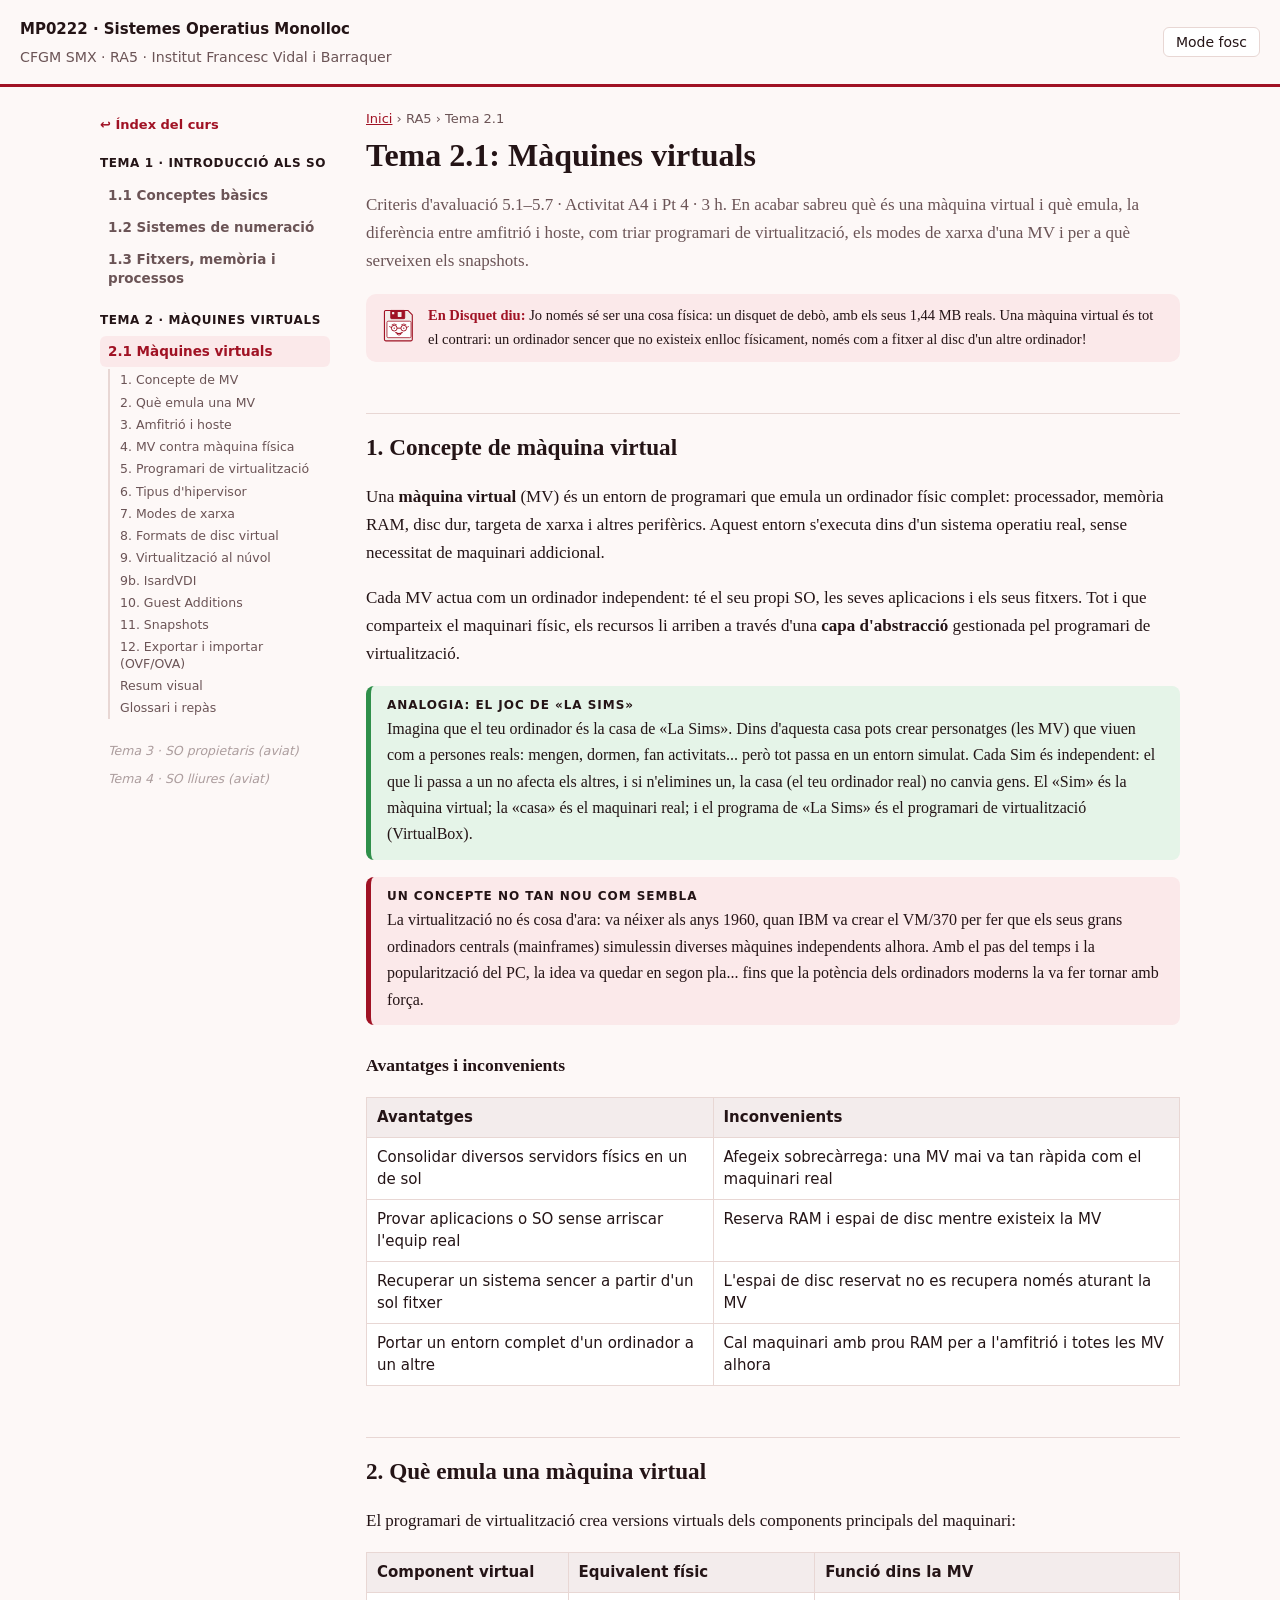
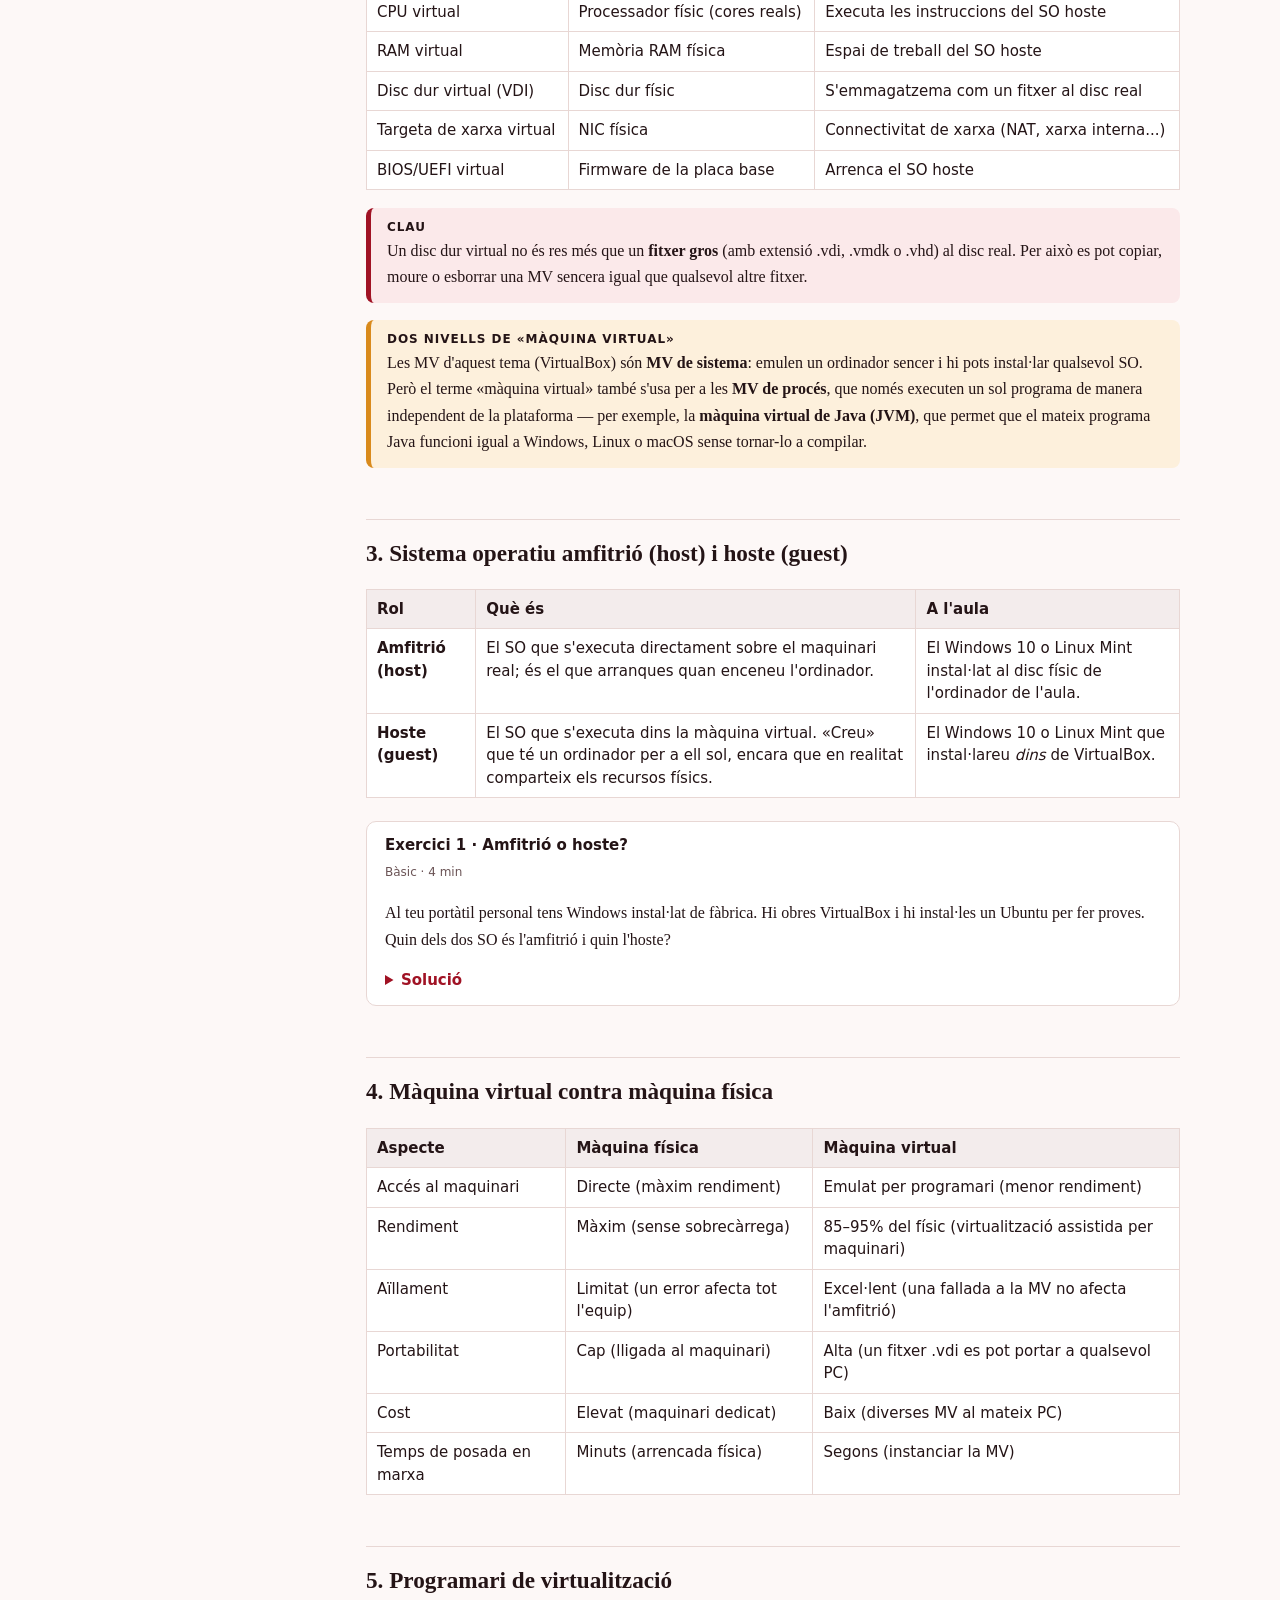
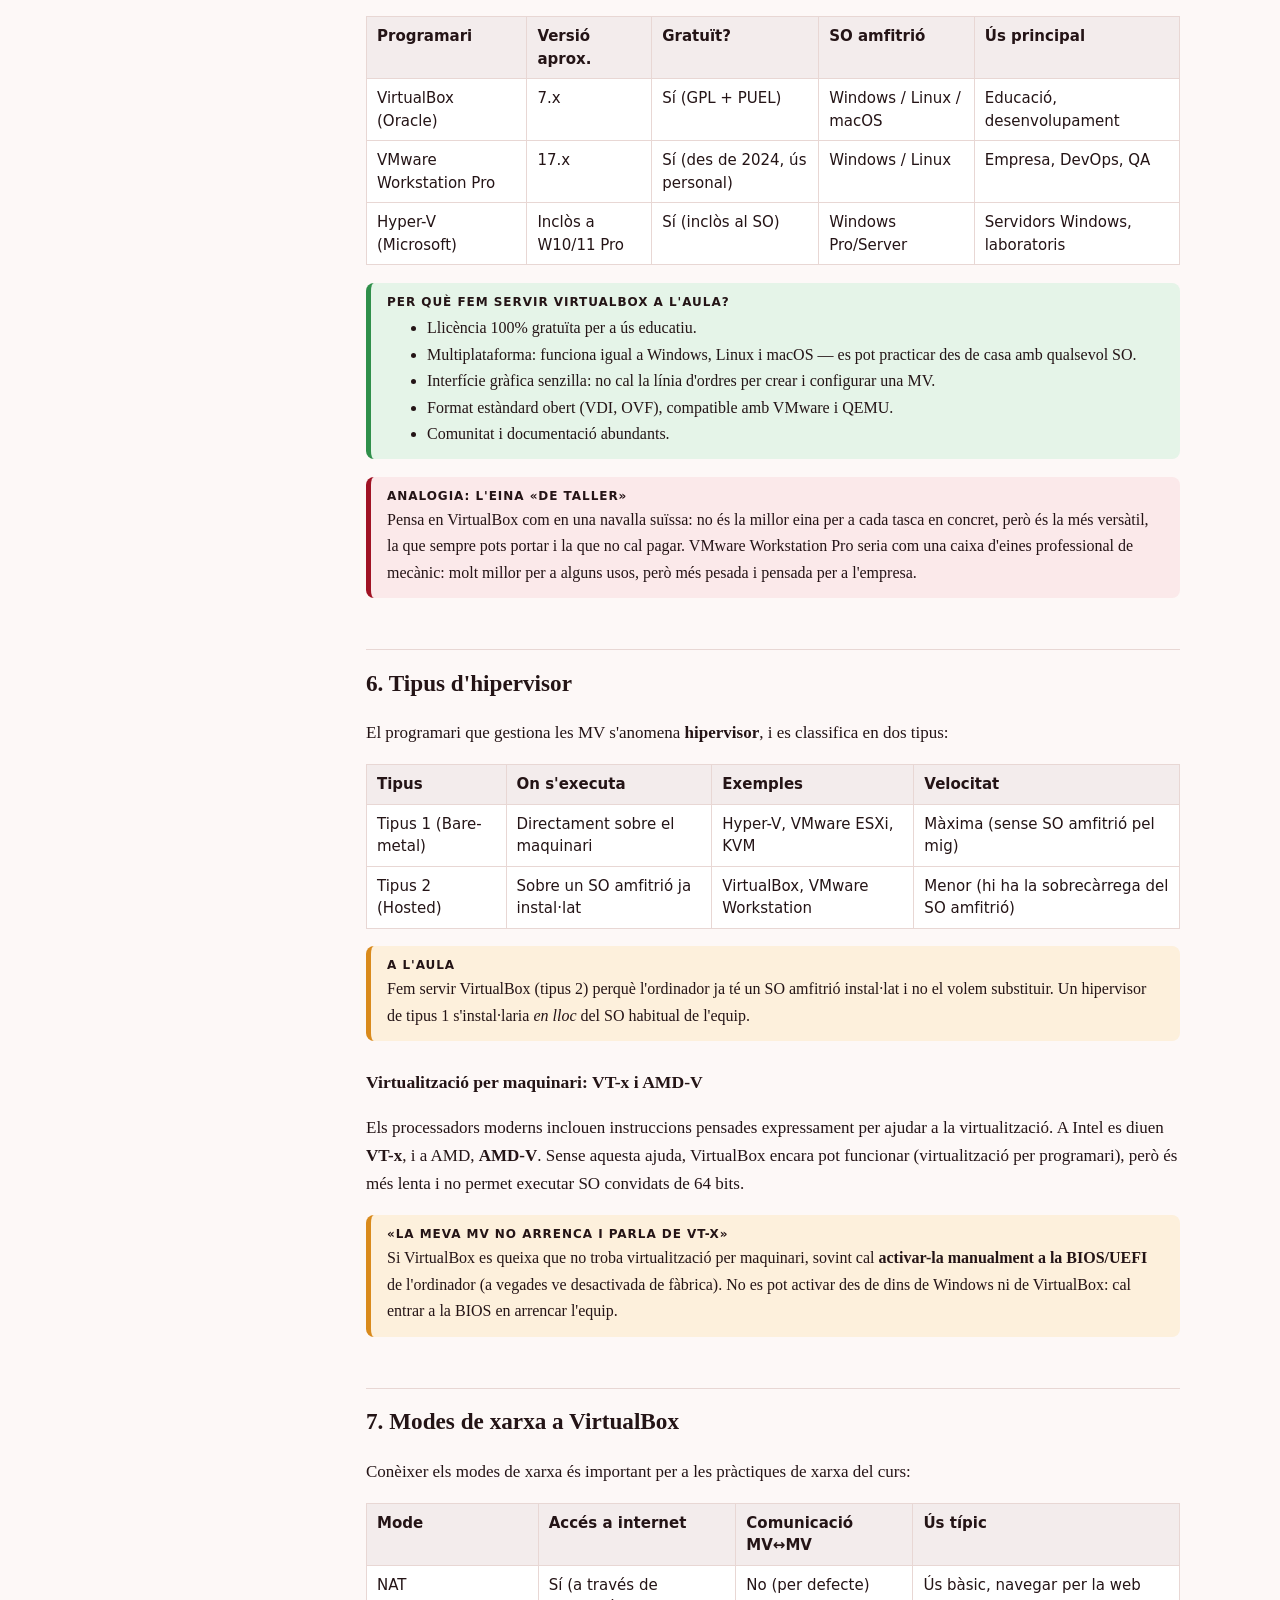
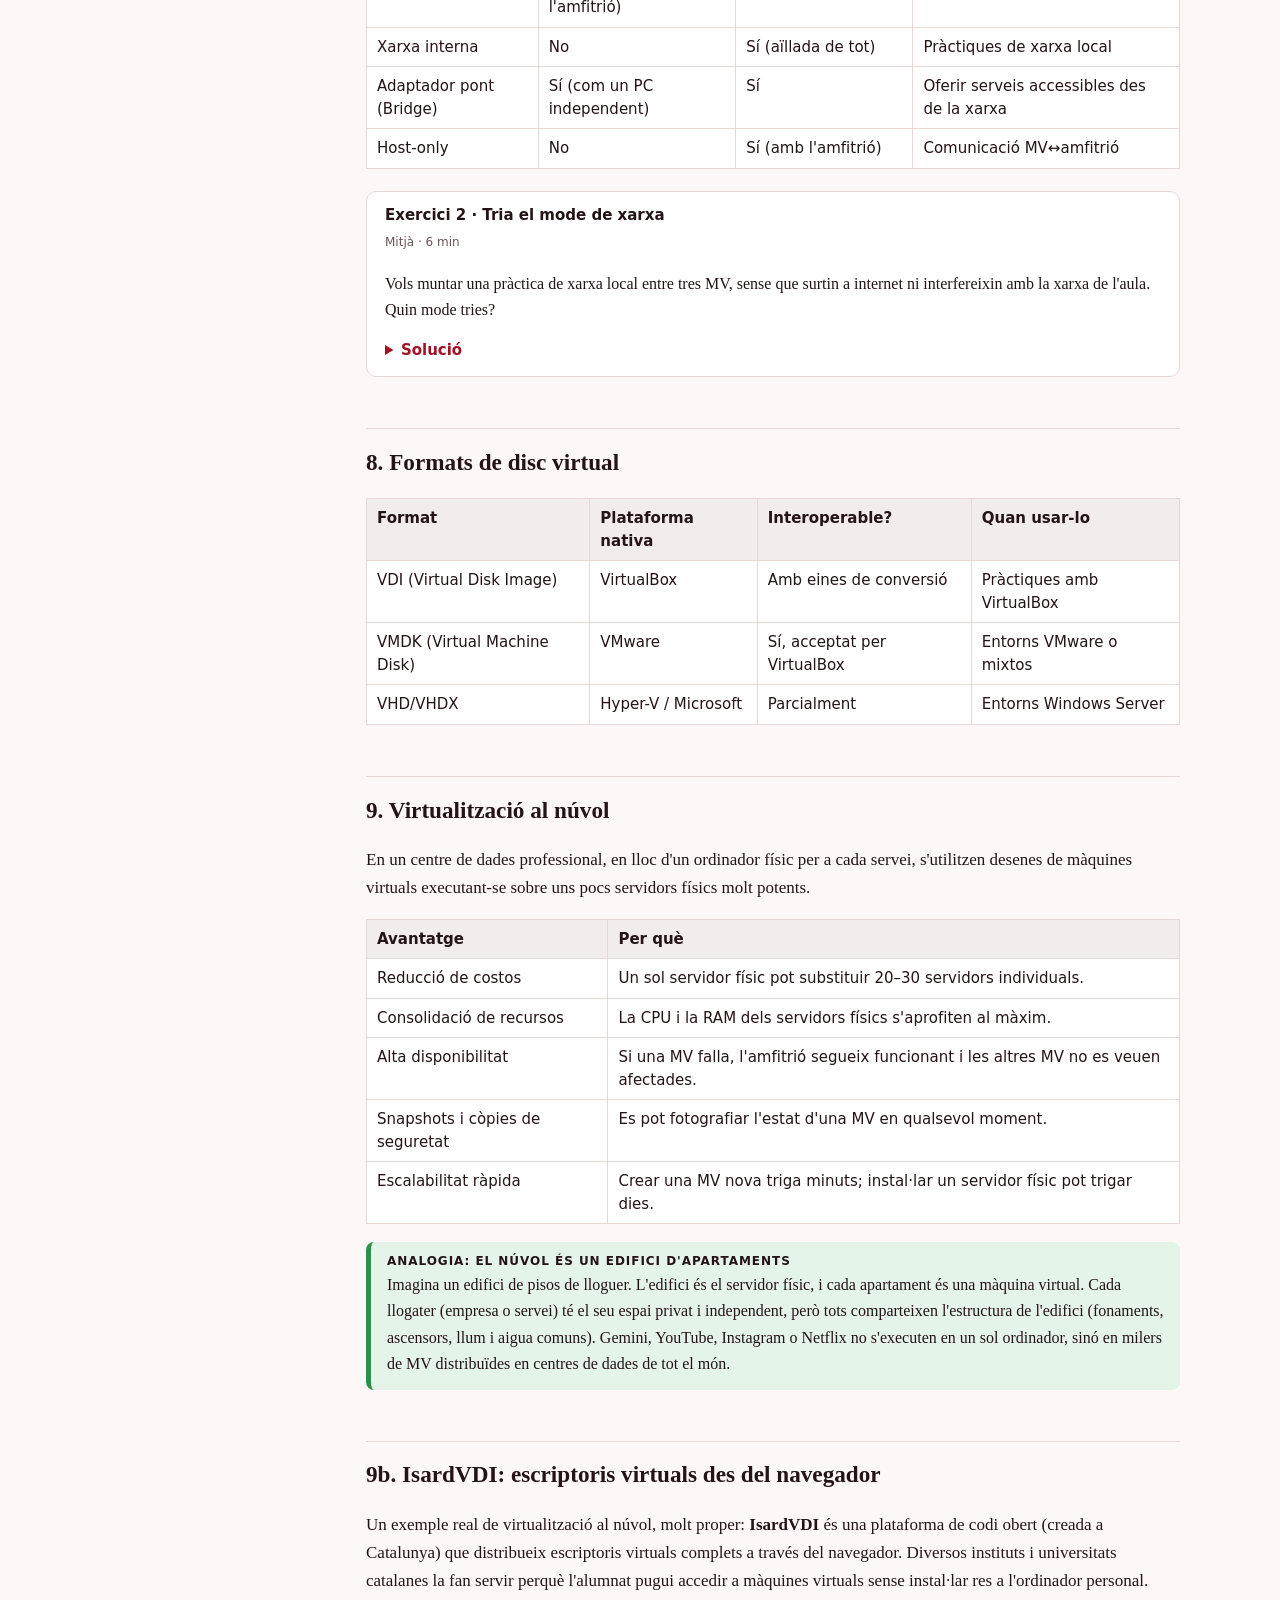
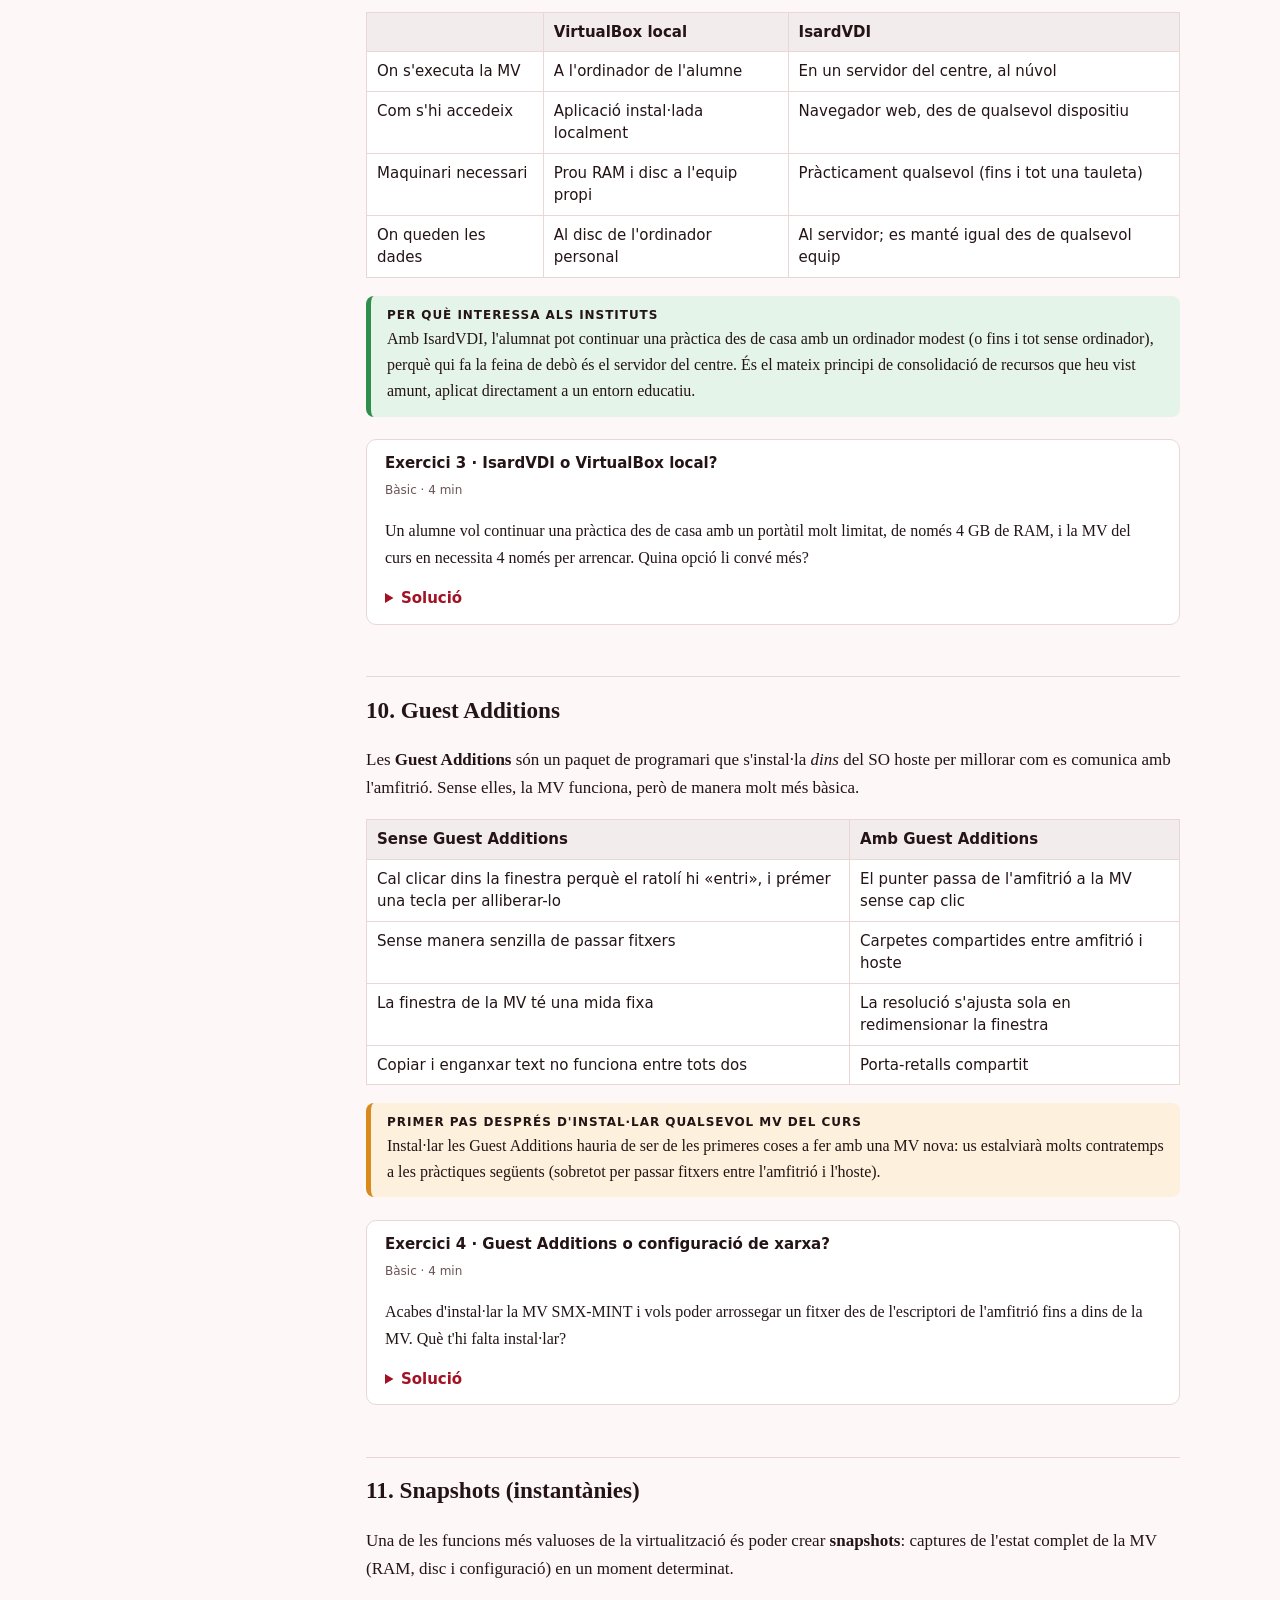
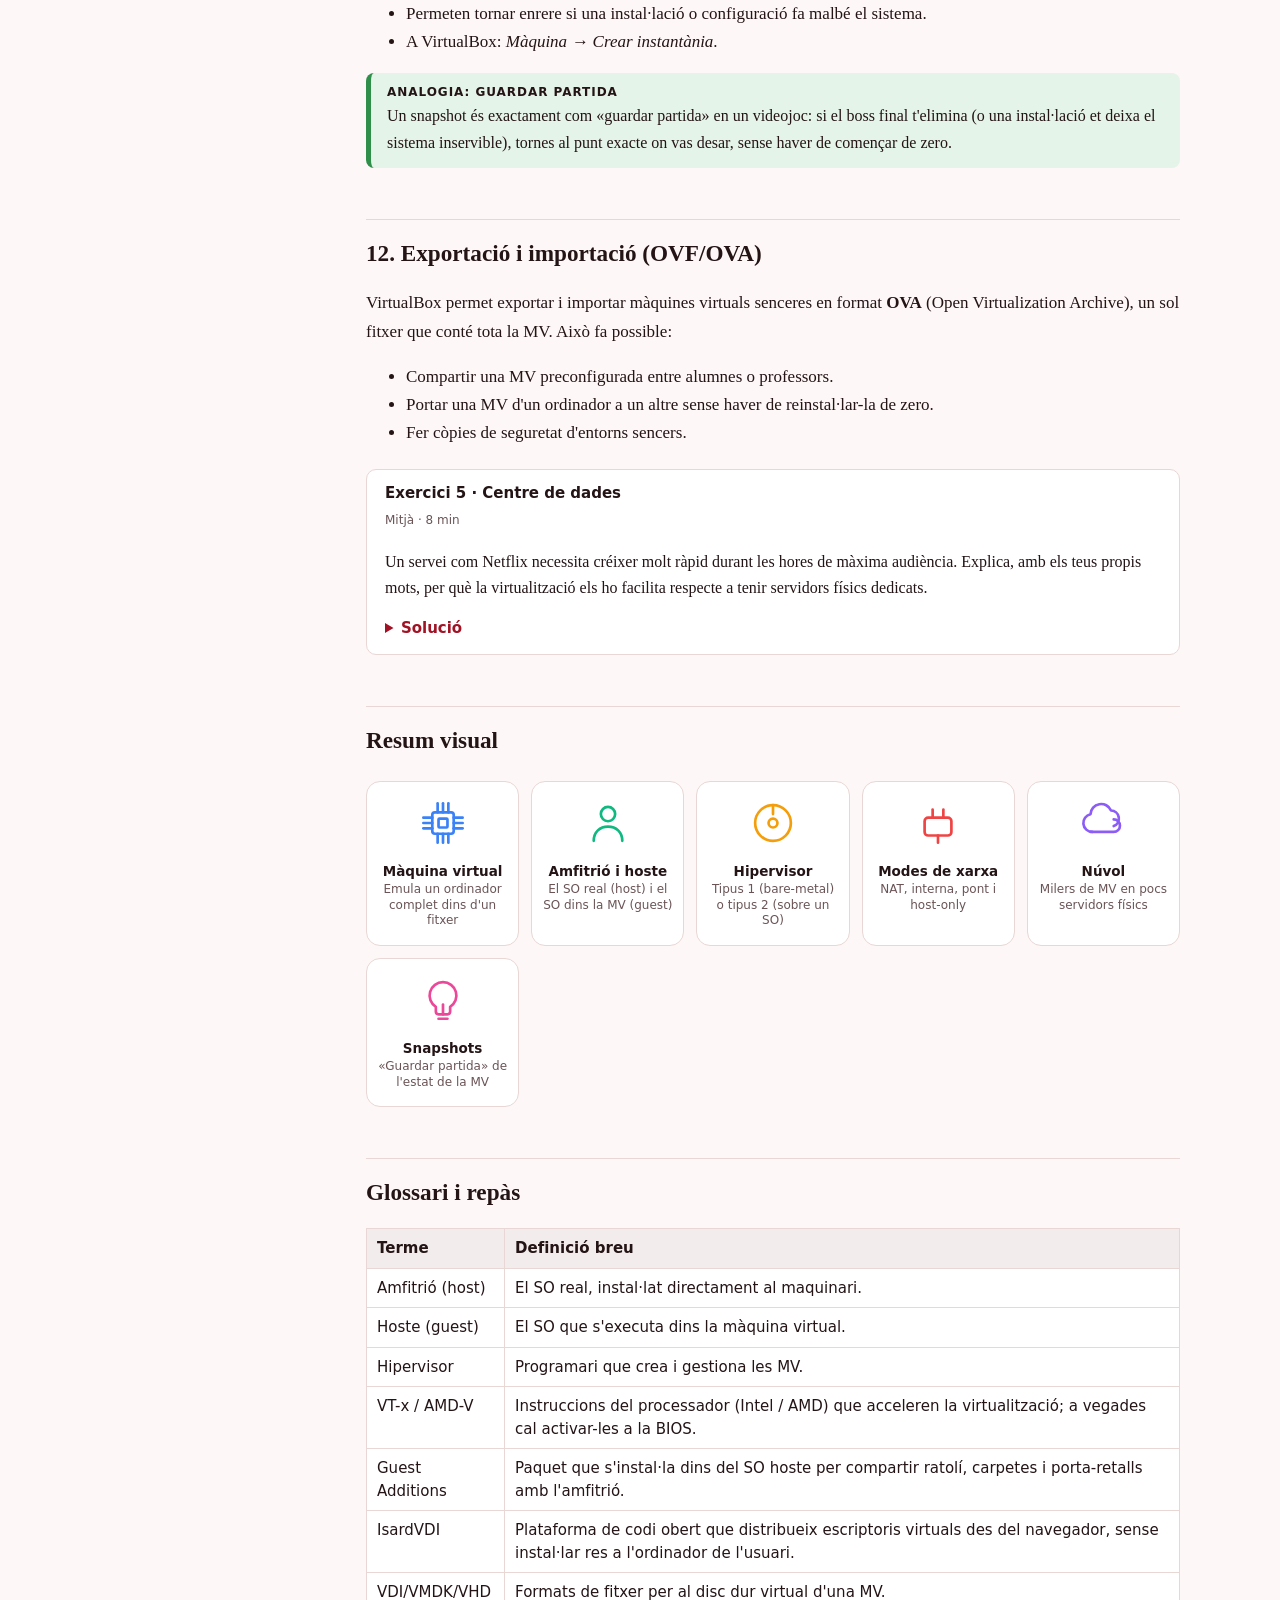
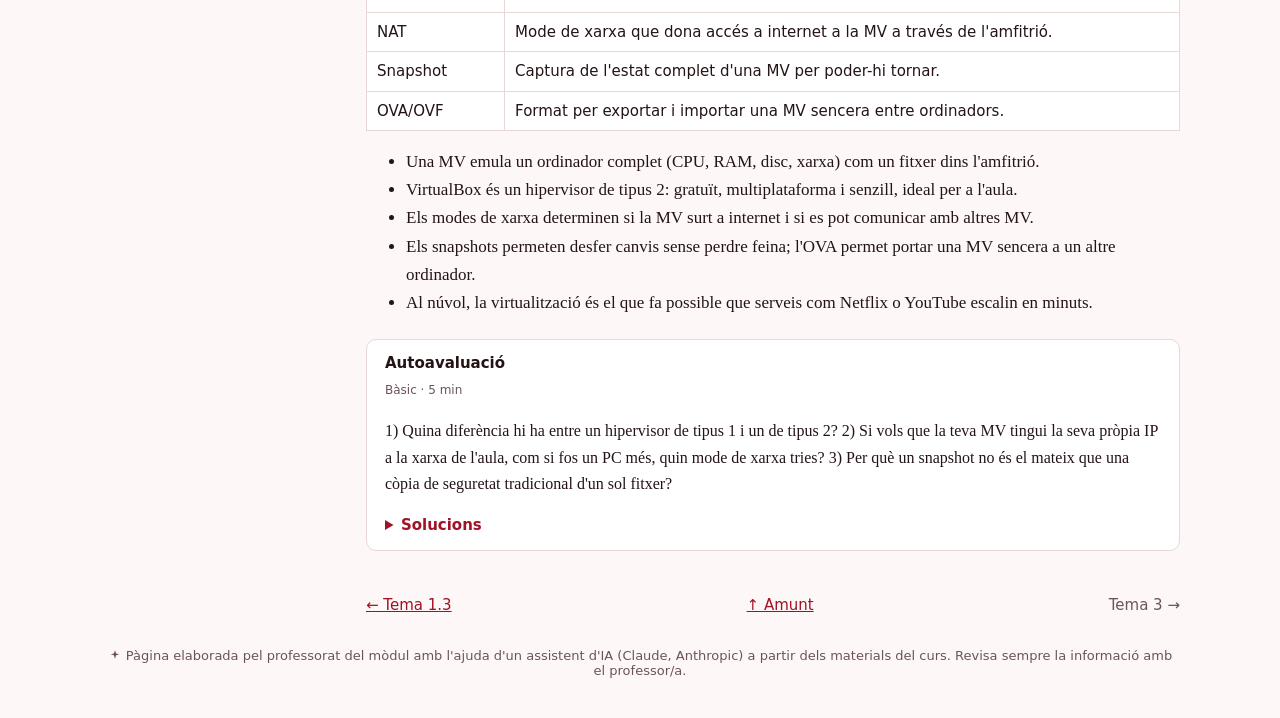
<file: tema-2-1.html>
<!DOCTYPE html>
<html lang="ca">
<head>
<meta charset="utf-8">
<meta name="description" content="Materials del mòdul MP0222 Sistemes Operatius Monolloc (CFGM SMX)">
<meta name="viewport" content="width=device-width, initial-scale=1, viewport-fit=cover">
<title>Tema 2.1: Màquines virtuals | MP0222</title>
<link rel="stylesheet" href="assets/style.css">
</head>
<body id="top">
<header><div><a href="index.html"><b>MP0222 · Sistemes Operatius Monolloc</b><br><small>CFGM SMX · RA5 · Institut Francesc Vidal i Barraquer</small></a></div><button id="th" type="button">Mode fosc</button></header>
<div class="wrap">
<nav class="sidenav" aria-label="Navegació del curs"><a class="nav-home" href="index.html">↩ Índex del curs</a><div class="nav-tema-title">Tema 1 · Introducció als SO</div><ul class="nav-tree"><li><a href="tema-1-1.html">1.1 Conceptes bàsics</a></li><li><a href="tema-1-2.html">1.2 Sistemes de numeració</a></li><li><a href="tema-1-3.html">1.3 Fitxers, memòria i processos</a></li></ul><div class="nav-tema-title">Tema 2 · Màquines virtuals</div><ul class="nav-tree"><li class="active"><a href="tema-2-1.html">2.1 Màquines virtuals</a><ul class="nav-sub"><li><a href="tema-2-1.html#s1">1. Concepte de MV</a></li><li><a href="tema-2-1.html#s2">2. Què emula una MV</a></li><li><a href="tema-2-1.html#s3">3. Amfitrió i hoste</a></li><li><a href="tema-2-1.html#s4">4. MV contra màquina física</a></li><li><a href="tema-2-1.html#s5">5. Programari de virtualització</a></li><li><a href="tema-2-1.html#s6">6. Tipus d'hipervisor</a></li><li><a href="tema-2-1.html#s7">7. Modes de xarxa</a></li><li><a href="tema-2-1.html#s8">8. Formats de disc virtual</a></li><li><a href="tema-2-1.html#s9">9. Virtualització al núvol</a></li><li><a href="tema-2-1.html#s9b">9b. IsardVDI</a></li><li><a href="tema-2-1.html#s10">10. Guest Additions</a></li><li><a href="tema-2-1.html#s11">11. Snapshots</a></li><li><a href="tema-2-1.html#s12">12. Exportar i importar (OVF/OVA)</a></li><li><a href="tema-2-1.html#s12b">Resum visual</a></li><li><a href="tema-2-1.html#s13">Glossari i repàs</a></li></ul></li></ul><div class="nav-tema-future">Tema 3 · SO propietaris <em>(aviat)</em></div><div class="nav-tema-future">Tema 4 · SO lliures <em>(aviat)</em></div></nav>
<main id="main">
<div class="crumb"><a href="index.html">Inici</a> › RA5 › Tema 2.1</div>
<h1>Tema 2.1: Màquines virtuals</h1>
<p class="lead">Criteris d'avaluació 5.1–5.7 · Activitat A4 i Pt 4 · 3 h. En acabar sabreu què és una màquina virtual i què emula, la diferència entre amfitrió i hoste, com triar programari de virtualització, els modes de xarxa d'una MV i per a què serveixen els snapshots.</p>
<div class="mascota-tip"><svg viewBox="0 0 120 120" xmlns="http://www.w3.org/2000/svg">
<path d="M18 14h70l14 14v78a4 4 0 0 1-4 4H18a4 4 0 0 1-4-4V18a4 4 0 0 1 4-4z" fill="var(--code)" stroke="var(--ac)" stroke-width="3.5" stroke-linejoin="round"/>
<rect x="34" y="14" width="44" height="26" rx="2" fill="var(--ac)" stroke="var(--ac)" stroke-width="3"/>
<rect x="56" y="19" width="12" height="16" rx="1.5" fill="var(--code)"/>
<rect x="38" y="19" width="7" height="7" rx="1" fill="var(--code)"/>
<rect x="22" y="48" width="76" height="52" rx="4" fill="var(--card)" stroke="var(--ac)" stroke-width="2.5"/>
<circle cx="45" cy="70" r="9" fill="none" stroke="var(--ac)" stroke-width="3"/>
<circle cx="75" cy="70" r="9" fill="none" stroke="var(--ac)" stroke-width="3"/>
<line x1="54" y1="70" x2="66" y2="70" stroke="var(--ac)" stroke-width="3"/>
<line x1="36" y1="68" x2="30" y2="65" stroke="var(--ac)" stroke-width="2.5" stroke-linecap="round"/>
<line x1="84" y1="68" x2="90" y2="65" stroke="var(--ac)" stroke-width="2.5" stroke-linecap="round"/>
<circle cx="45" cy="70" r="2.2" fill="var(--ac)"/>
<circle cx="75" cy="70" r="2.2" fill="var(--ac)"/>
<path d="M38 59q7-5 14 0" fill="none" stroke="var(--ac)" stroke-width="2.5" stroke-linecap="round"/>
<path d="M68 59q7-5 14 0" fill="none" stroke="var(--ac)" stroke-width="2.5" stroke-linecap="round"/>
<path d="M50 84q10 7 20 0" fill="none" stroke="var(--ac)" stroke-width="4" stroke-linecap="round"/>
<path d="M54 90q6 5 12 0" fill="none" stroke="var(--ac)" stroke-width="2.5" stroke-linecap="round"/>
</svg><p><b>En Disquet diu:</b> Jo només sé ser una cosa física: un disquet de debò, amb els seus 1,44 MB reals. Una màquina virtual és tot el contrari: un ordinador sencer que no existeix enlloc físicament, només com a fitxer al disc d'un altre ordinador!</p></div>

<h2 id="s1">1. Concepte de màquina virtual</h2>
<p>Una <b>màquina virtual</b> (MV) és un entorn de programari que emula un ordinador físic complet: processador, memòria RAM, disc dur, targeta de xarxa i altres perifèrics. Aquest entorn s'executa dins d'un sistema operatiu real, sense necessitat de maquinari addicional.</p>
<p>Cada MV actua com un ordinador independent: té el seu propi SO, les seves aplicacions i els seus fitxers. Tot i que comparteix el maquinari físic, els recursos li arriben a través d'una <b>capa d'abstracció</b> gestionada pel programari de virtualització.</p>
<div class="box ok"><b>Analogia: el joc de «La Sims»</b>Imagina que el teu ordinador és la casa de «La Sims». Dins d'aquesta casa pots crear personatges (les MV) que viuen com a persones reals: mengen, dormen, fan activitats... però tot passa en un entorn simulat. Cada Sim és independent: el que li passa a un no afecta els altres, i si n'elimines un, la casa (el teu ordinador real) no canvia gens. El «Sim» és la màquina virtual; la «casa» és el maquinari real; i el programa de «La Sims» és el programari de virtualització (VirtualBox).</div>
<div class="box info"><b>Un concepte no tan nou com sembla</b>La virtualització no és cosa d'ara: va néixer als anys 1960, quan IBM va crear el VM/370 per fer que els seus grans ordinadors centrals (mainframes) simulessin diverses màquines independents alhora. Amb el pas del temps i la popularització del PC, la idea va quedar en segon pla... fins que la potència dels ordinadors moderns la va fer tornar amb força.</div>
<h3>Avantatges i inconvenients</h3>
<div class="tw"><table><tr><th>Avantatges</th><th>Inconvenients</th></tr>
<tr><td>Consolidar diversos servidors físics en un de sol</td><td>Afegeix sobrecàrrega: una MV mai va tan ràpida com el maquinari real</td></tr>
<tr><td>Provar aplicacions o SO sense arriscar l'equip real</td><td>Reserva RAM i espai de disc mentre existeix la MV</td></tr>
<tr><td>Recuperar un sistema sencer a partir d'un sol fitxer</td><td>L'espai de disc reservat no es recupera només aturant la MV</td></tr>
<tr><td>Portar un entorn complet d'un ordinador a un altre</td><td>Cal maquinari amb prou RAM per a l'amfitrió i totes les MV alhora</td></tr></table></div>

<h2 id="s2">2. Què emula una màquina virtual</h2>
<p>El programari de virtualització crea versions virtuals dels components principals del maquinari:</p>
<div class="tw"><table><tr><th>Component virtual</th><th>Equivalent físic</th><th>Funció dins la MV</th></tr>
<tr><td>CPU virtual</td><td>Processador físic (cores reals)</td><td>Executa les instruccions del SO hoste</td></tr>
<tr><td>RAM virtual</td><td>Memòria RAM física</td><td>Espai de treball del SO hoste</td></tr>
<tr><td>Disc dur virtual (VDI)</td><td>Disc dur físic</td><td>S'emmagatzema com un fitxer al disc real</td></tr>
<tr><td>Targeta de xarxa virtual</td><td>NIC física</td><td>Connectivitat de xarxa (NAT, xarxa interna...)</td></tr>
<tr><td>BIOS/UEFI virtual</td><td>Firmware de la placa base</td><td>Arrenca el SO hoste</td></tr></table></div>
<div class="box info"><b>Clau</b>Un disc dur virtual no és res més que un <b>fitxer gros</b> (amb extensió .vdi, .vmdk o .vhd) al disc real. Per això es pot copiar, moure o esborrar una MV sencera igual que qualsevol altre fitxer.</div>
<div class="box imp"><b>Dos nivells de «màquina virtual»</b>Les MV d'aquest tema (VirtualBox) són <b>MV de sistema</b>: emulen un ordinador sencer i hi pots instal·lar qualsevol SO. Però el terme «màquina virtual» també s'usa per a les <b>MV de procés</b>, que només executen un sol programa de manera independent de la plataforma — per exemple, la <b>màquina virtual de Java (JVM)</b>, que permet que el mateix programa Java funcioni igual a Windows, Linux o macOS sense tornar-lo a compilar.</div>

<h2 id="s3">3. Sistema operatiu amfitrió (host) i hoste (guest)</h2>
<div class="tw"><table><tr><th>Rol</th><th>Què és</th><th>A l'aula</th></tr>
<tr><td><b>Amfitrió (host)</b></td><td>El SO que s'executa directament sobre el maquinari real; és el que arranques quan enceneu l'ordinador.</td><td>El Windows 10 o Linux Mint instal·lat al disc físic de l'ordinador de l'aula.</td></tr>
<tr><td><b>Hoste (guest)</b></td><td>El SO que s'executa dins la màquina virtual. «Creu» que té un ordinador per a ell sol, encara que en realitat comparteix els recursos físics.</td><td>El Windows 10 o Linux Mint que instal·lareu <i>dins</i> de VirtualBox.</td></tr></table></div>
<div class="ex"><h4>Exercici 1 · Amfitrió o hoste?</h4><span class="tag">Bàsic · 4 min</span><p>Al teu portàtil personal tens Windows instal·lat de fàbrica. Hi obres VirtualBox i hi instal·les un Ubuntu per fer proves. Quin dels dos SO és l'amfitrió i quin l'hoste?</p><details><summary>Solució</summary>Windows (instal·lat directament al maquinari) és l'amfitrió; l'Ubuntu (dins de VirtualBox) és l'hoste.</details></div>

<h2 id="s4">4. Màquina virtual contra màquina física</h2>
<div class="tw"><table><tr><th>Aspecte</th><th>Màquina física</th><th>Màquina virtual</th></tr>
<tr><td>Accés al maquinari</td><td>Directe (màxim rendiment)</td><td>Emulat per programari (menor rendiment)</td></tr>
<tr><td>Rendiment</td><td>Màxim (sense sobrecàrrega)</td><td>85–95% del físic (virtualització assistida per maquinari)</td></tr>
<tr><td>Aïllament</td><td>Limitat (un error afecta tot l'equip)</td><td>Excel·lent (una fallada a la MV no afecta l'amfitrió)</td></tr>
<tr><td>Portabilitat</td><td>Cap (lligada al maquinari)</td><td>Alta (un fitxer .vdi es pot portar a qualsevol PC)</td></tr>
<tr><td>Cost</td><td>Elevat (maquinari dedicat)</td><td>Baix (diverses MV al mateix PC)</td></tr>
<tr><td>Temps de posada en marxa</td><td>Minuts (arrencada física)</td><td>Segons (instanciar la MV)</td></tr></table></div>

<h2 id="s5">5. Programari de virtualització</h2>
<div class="tw"><table><tr><th>Programari</th><th>Versió aprox.</th><th>Gratuït?</th><th>SO amfitrió</th><th>Ús principal</th></tr>
<tr><td>VirtualBox (Oracle)</td><td>7.x</td><td>Sí (GPL + PUEL)</td><td>Windows / Linux / macOS</td><td>Educació, desenvolupament</td></tr>
<tr><td>VMware Workstation Pro</td><td>17.x</td><td>Sí (des de 2024, ús personal)</td><td>Windows / Linux</td><td>Empresa, DevOps, QA</td></tr>
<tr><td>Hyper-V (Microsoft)</td><td>Inclòs a W10/11 Pro</td><td>Sí (inclòs al SO)</td><td>Windows Pro/Server</td><td>Servidors Windows, laboratoris</td></tr></table></div>
<div class="box ok"><b>Per què fem servir VirtualBox a l'aula?</b>
<ul style="margin:.4em 0 0">
<li>Llicència 100% gratuïta per a ús educatiu.</li>
<li>Multiplataforma: funciona igual a Windows, Linux i macOS — es pot practicar des de casa amb qualsevol SO.</li>
<li>Interfície gràfica senzilla: no cal la línia d'ordres per crear i configurar una MV.</li>
<li>Format estàndard obert (VDI, OVF), compatible amb VMware i QEMU.</li>
<li>Comunitat i documentació abundants.</li>
</ul></div>
<div class="box info"><b>Analogia: l'eina «de taller»</b>Pensa en VirtualBox com en una navalla suïssa: no és la millor eina per a cada tasca en concret, però és la més versàtil, la que sempre pots portar i la que no cal pagar. VMware Workstation Pro seria com una caixa d'eines professional de mecànic: molt millor per a alguns usos, però més pesada i pensada per a l'empresa.</div>

<h2 id="s6">6. Tipus d'hipervisor</h2>
<p>El programari que gestiona les MV s'anomena <b>hipervisor</b>, i es classifica en dos tipus:</p>
<div class="tw"><table><tr><th>Tipus</th><th>On s'executa</th><th>Exemples</th><th>Velocitat</th></tr>
<tr><td>Tipus 1 (Bare-metal)</td><td>Directament sobre el maquinari</td><td>Hyper-V, VMware ESXi, KVM</td><td>Màxima (sense SO amfitrió pel mig)</td></tr>
<tr><td>Tipus 2 (Hosted)</td><td>Sobre un SO amfitrió ja instal·lat</td><td>VirtualBox, VMware Workstation</td><td>Menor (hi ha la sobrecàrrega del SO amfitrió)</td></tr></table></div>
<div class="box imp"><b>A l'aula</b>Fem servir VirtualBox (tipus 2) perquè l'ordinador ja té un SO amfitrió instal·lat i no el volem substituir. Un hipervisor de tipus 1 s'instal·laria <i>en lloc</i> del SO habitual de l'equip.</div>
<h3>Virtualització per maquinari: VT-x i AMD-V</h3>
<p>Els processadors moderns inclouen instruccions pensades expressament per ajudar a la virtualització. A Intel es diuen <b>VT-x</b>, i a AMD, <b>AMD-V</b>. Sense aquesta ajuda, VirtualBox encara pot funcionar (virtualització per programari), però és més lenta i no permet executar SO convidats de 64 bits.</p>
<div class="box imp"><b>«La meva MV no arrenca i parla de VT-x»</b>Si VirtualBox es queixa que no troba virtualització per maquinari, sovint cal <b>activar-la manualment a la BIOS/UEFI</b> de l'ordinador (a vegades ve desactivada de fàbrica). No es pot activar des de dins de Windows ni de VirtualBox: cal entrar a la BIOS en arrencar l'equip.</div>

<h2 id="s7">7. Modes de xarxa a VirtualBox</h2>
<p>Conèixer els modes de xarxa és important per a les pràctiques de xarxa del curs:</p>
<div class="tw"><table><tr><th>Mode</th><th>Accés a internet</th><th>Comunicació MV↔MV</th><th>Ús típic</th></tr>
<tr><td>NAT</td><td>Sí (a través de l'amfitrió)</td><td>No (per defecte)</td><td>Ús bàsic, navegar per la web</td></tr>
<tr><td>Xarxa interna</td><td>No</td><td>Sí (aïllada de tot)</td><td>Pràctiques de xarxa local</td></tr>
<tr><td>Adaptador pont (Bridge)</td><td>Sí (com un PC independent)</td><td>Sí</td><td>Oferir serveis accessibles des de la xarxa</td></tr>
<tr><td>Host-only</td><td>No</td><td>Sí (amb l'amfitrió)</td><td>Comunicació MV↔amfitrió</td></tr></table></div>
<div class="ex"><h4>Exercici 2 · Tria el mode de xarxa</h4><span class="tag">Mitjà · 6 min</span><p>Vols muntar una pràctica de xarxa local entre tres MV, sense que surtin a internet ni interfereixin amb la xarxa de l'aula. Quin mode tries?</p><details><summary>Solució</summary>Xarxa interna: les MV es comuniquen entre elles però queden totalment aïllades d'internet i de la xarxa física.</details></div>

<h2 id="s8">8. Formats de disc virtual</h2>
<div class="tw"><table><tr><th>Format</th><th>Plataforma nativa</th><th>Interoperable?</th><th>Quan usar-lo</th></tr>
<tr><td>VDI (Virtual Disk Image)</td><td>VirtualBox</td><td>Amb eines de conversió</td><td>Pràctiques amb VirtualBox</td></tr>
<tr><td>VMDK (Virtual Machine Disk)</td><td>VMware</td><td>Sí, acceptat per VirtualBox</td><td>Entorns VMware o mixtos</td></tr>
<tr><td>VHD/VHDX</td><td>Hyper-V / Microsoft</td><td>Parcialment</td><td>Entorns Windows Server</td></tr></table></div>

<h2 id="s9">9. Virtualització al núvol</h2>
<p>En un centre de dades professional, en lloc d'un ordinador físic per a cada servei, s'utilitzen desenes de màquines virtuals executant-se sobre uns pocs servidors físics molt potents.</p>
<div class="tw"><table><tr><th>Avantatge</th><th>Per què</th></tr>
<tr><td>Reducció de costos</td><td>Un sol servidor físic pot substituir 20–30 servidors individuals.</td></tr>
<tr><td>Consolidació de recursos</td><td>La CPU i la RAM dels servidors físics s'aprofiten al màxim.</td></tr>
<tr><td>Alta disponibilitat</td><td>Si una MV falla, l'amfitrió segueix funcionant i les altres MV no es veuen afectades.</td></tr>
<tr><td>Snapshots i còpies de seguretat</td><td>Es pot fotografiar l'estat d'una MV en qualsevol moment.</td></tr>
<tr><td>Escalabilitat ràpida</td><td>Crear una MV nova triga minuts; instal·lar un servidor físic pot trigar dies.</td></tr></table></div>
<div class="box ok"><b>Analogia: el núvol és un edifici d'apartaments</b>Imagina un edifici de pisos de lloguer. L'edifici és el servidor físic, i cada apartament és una màquina virtual. Cada llogater (empresa o servei) té el seu espai privat i independent, però tots comparteixen l'estructura de l'edifici (fonaments, ascensors, llum i aigua comuns). Gemini, YouTube, Instagram o Netflix no s'executen en un sol ordinador, sinó en milers de MV distribuïdes en centres de dades de tot el món.</div>

<h2 id="s9b">9b. IsardVDI: escriptoris virtuals des del navegador</h2>
<p>Un exemple real de virtualització al núvol, molt proper: <b>IsardVDI</b> és una plataforma de codi obert (creada a Catalunya) que distribueix escriptoris virtuals complets a través del navegador. Diversos instituts i universitats catalanes la fan servir perquè l'alumnat pugui accedir a màquines virtuals sense instal·lar res a l'ordinador personal.</p>
<div class="tw"><table><tr><th></th><th>VirtualBox local</th><th>IsardVDI</th></tr>
<tr><td>On s'executa la MV</td><td>A l'ordinador de l'alumne</td><td>En un servidor del centre, al núvol</td></tr>
<tr><td>Com s'hi accedeix</td><td>Aplicació instal·lada localment</td><td>Navegador web, des de qualsevol dispositiu</td></tr>
<tr><td>Maquinari necessari</td><td>Prou RAM i disc a l'equip propi</td><td>Pràcticament qualsevol (fins i tot una tauleta)</td></tr>
<tr><td>On queden les dades</td><td>Al disc de l'ordinador personal</td><td>Al servidor; es manté igual des de qualsevol equip</td></tr></table></div>
<div class="box ok"><b>Per què interessa als instituts</b>Amb IsardVDI, l'alumnat pot continuar una pràctica des de casa amb un ordinador modest (o fins i tot sense ordinador), perquè qui fa la feina de debò és el servidor del centre. És el mateix principi de consolidació de recursos que heu vist amunt, aplicat directament a un entorn educatiu.</div>

<div class="ex"><h4>Exercici 3 · IsardVDI o VirtualBox local?</h4><span class="tag">Bàsic · 4 min</span><p>Un alumne vol continuar una pràctica des de casa amb un portàtil molt limitat, de només 4 GB de RAM, i la MV del curs en necessita 4 només per arrencar. Quina opció li convé més?</p><details><summary>Solució</summary>IsardVDI: la MV s'executa al servidor del centre, no a l'ordinador de l'alumne, així que el maquinari propi gairebé no importa.</details></div>

<h2 id="s10">10. Guest Additions</h2>
<p>Les <b>Guest Additions</b> són un paquet de programari que s'instal·la <i>dins</i> del SO hoste per millorar com es comunica amb l'amfitrió. Sense elles, la MV funciona, però de manera molt més bàsica.</p>
<div class="tw"><table><tr><th>Sense Guest Additions</th><th>Amb Guest Additions</th></tr>
<tr><td>Cal clicar dins la finestra perquè el ratolí hi «entri», i prémer una tecla per alliberar-lo</td><td>El punter passa de l'amfitrió a la MV sense cap clic</td></tr>
<tr><td>Sense manera senzilla de passar fitxers</td><td>Carpetes compartides entre amfitrió i hoste</td></tr>
<tr><td>La finestra de la MV té una mida fixa</td><td>La resolució s'ajusta sola en redimensionar la finestra</td></tr>
<tr><td>Copiar i enganxar text no funciona entre tots dos</td><td>Porta-retalls compartit</td></tr></table></div>
<div class="box imp"><b>Primer pas després d'instal·lar qualsevol MV del curs</b>Instal·lar les Guest Additions hauria de ser de les primeres coses a fer amb una MV nova: us estalviarà molts contratemps a les pràctiques següents (sobretot per passar fitxers entre l'amfitrió i l'hoste).</div>

<div class="ex"><h4>Exercici 4 · Guest Additions o configuració de xarxa?</h4><span class="tag">Bàsic · 4 min</span><p>Acabes d'instal·lar la MV SMX-MINT i vols poder arrossegar un fitxer des de l'escriptori de l'amfitrió fins a dins de la MV. Què t'hi falta instal·lar?</p><details><summary>Solució</summary>Les Guest Additions: sense elles no hi ha carpetes compartides ni manera senzilla de passar fitxers entre l'amfitrió i l'hoste.</details></div>

<h2 id="s11">11. Snapshots (instantànies)</h2>
<p>Una de les funcions més valuoses de la virtualització és poder crear <b>snapshots</b>: captures de l'estat complet de la MV (RAM, disc i configuració) en un moment determinat.</p>
<ul>
<li>Permeten tornar enrere si una instal·lació o configuració fa malbé el sistema.</li>
<li>A VirtualBox: <i>Màquina → Crear instantània</i>.</li>
</ul>
<div class="box ok"><b>Analogia: guardar partida</b>Un snapshot és exactament com «guardar partida» en un videojoc: si el boss final t'elimina (o una instal·lació et deixa el sistema inservible), tornes al punt exacte on vas desar, sense haver de començar de zero.</div>

<h2 id="s12">12. Exportació i importació (OVF/OVA)</h2>
<p>VirtualBox permet exportar i importar màquines virtuals senceres en format <b>OVA</b> (Open Virtualization Archive), un sol fitxer que conté tota la MV. Això fa possible:</p>
<ul>
<li>Compartir una MV preconfigurada entre alumnes o professors.</li>
<li>Portar una MV d'un ordinador a un altre sense haver de reinstal·lar-la de zero.</li>
<li>Fer còpies de seguretat d'entorns sencers.</li>
</ul>
<div class="ex"><h4>Exercici 5 · Centre de dades</h4><span class="tag">Mitjà · 8 min</span><p>Un servei com Netflix necessita créixer molt ràpid durant les hores de màxima audiència. Explica, amb els teus propis mots, per què la virtualització els ho facilita respecte a tenir servidors físics dedicats.</p><details><summary>Solució</summary>Perquè crear una MV nova triga minuts (escalabilitat ràpida), i uns pocs servidors físics potents poden allotjar moltes MV alhora (consolidació de recursos), cosa que seria impossible d'igualar instal·lant un servidor físic per cada pic de demanda.</details></div>

<h2 id="s12b">Resum visual</h2>
<div class="infografia">
<div class="infocard" style="color:#3b82f6"><svg viewBox="0 0 56 56" fill="none" stroke="#3b82f6" stroke-width="3" stroke-linecap="round" stroke-linejoin="round" xmlns="http://www.w3.org/2000/svg"><rect x="16" y="16" width="24" height="24" rx="3"/><rect x="23" y="23" width="10" height="10" rx="1"/><line x1="22" y1="6" x2="22" y2="16"/><line x1="28" y1="6" x2="28" y2="16"/><line x1="34" y1="6" x2="34" y2="16"/><line x1="22" y1="40" x2="22" y2="50"/><line x1="28" y1="40" x2="28" y2="50"/><line x1="34" y1="40" x2="34" y2="50"/><line x1="6" y1="22" x2="16" y2="22"/><line x1="6" y1="28" x2="16" y2="28"/><line x1="6" y1="34" x2="16" y2="34"/><line x1="40" y1="22" x2="50" y2="22"/><line x1="40" y1="28" x2="50" y2="28"/><line x1="40" y1="34" x2="50" y2="34"/></svg><b style="color:var(--fg)">Màquina virtual</b><span>Emula un ordinador complet dins d'un fitxer</span></div>
<div class="infocard" style="color:#10b981"><svg viewBox="0 0 56 56" fill="none" stroke="#10b981" stroke-width="3" stroke-linecap="round" stroke-linejoin="round" xmlns="http://www.w3.org/2000/svg"><circle cx="28" cy="18" r="8"/><path d="M12 48c0-10 7-16 16-16s16 6 16 16"/></svg><b style="color:var(--fg)">Amfitrió i hoste</b><span>El SO real (host) i el SO dins la MV (guest)</span></div>
<div class="infocard" style="color:#f59e0b"><svg viewBox="0 0 56 56" fill="none" stroke="#f59e0b" stroke-width="3" stroke-linecap="round" stroke-linejoin="round" xmlns="http://www.w3.org/2000/svg"><circle cx="28" cy="28" r="20"/><circle cx="28" cy="28" r="5"/><line x1="28" y1="8" x2="28" y2="18"/></svg><b style="color:var(--fg)">Hipervisor</b><span>Tipus 1 (bare-metal) o tipus 2 (sobre un SO)</span></div>
<div class="infocard" style="color:#ef4444"><svg viewBox="0 0 56 56" fill="none" stroke="#ef4444" stroke-width="3" stroke-linecap="round" stroke-linejoin="round" xmlns="http://www.w3.org/2000/svg"><rect x="13" y="22" width="30" height="20" rx="4"/><line x1="22" y1="22" x2="22" y2="13"/><line x1="34" y1="22" x2="34" y2="13"/><line x1="28" y1="42" x2="28" y2="50"/></svg><b style="color:var(--fg)">Modes de xarxa</b><span>NAT, interna, pont i host-only</span></div>
<div class="infocard" style="color:#8b5cf6"><svg viewBox="0 0 56 56" fill="none" stroke="#8b5cf6" stroke-width="3" stroke-linecap="round" stroke-linejoin="round" xmlns="http://www.w3.org/2000/svg"><path d="M16 38a10 10 0 0 1-2-19.8A12 12 0 0 1 37 14a9 9 0 0 1 3 17.4"/><path d="M14 38h26a7 7 0 0 0 0-14"/></svg><b style="color:var(--fg)">Núvol</b><span>Milers de MV en pocs servidors físics</span></div>
<div class="infocard" style="color:#ec4899"><svg viewBox="0 0 56 56" fill="none" stroke="#ec4899" stroke-width="3" stroke-linecap="round" stroke-linejoin="round" xmlns="http://www.w3.org/2000/svg"><path d="M28 8a15 15 0 0 0-8 27.7V41a3 3 0 0 0 3 3h10a3 3 0 0 0 3-3v-5.3A15 15 0 0 0 28 8z"/><line x1="23" y1="49" x2="33" y2="49"/><line x1="28" y1="44" x2="28" y2="33"/></svg><b style="color:var(--fg)">Snapshots</b><span>«Guardar partida» de l'estat de la MV</span></div>
</div>

<h2 id="s13">Glossari i repàs</h2>
<div class="tw"><table><tr><th>Terme</th><th>Definició breu</th></tr>
<tr><td>Amfitrió (host)</td><td>El SO real, instal·lat directament al maquinari.</td></tr>
<tr><td>Hoste (guest)</td><td>El SO que s'executa dins la màquina virtual.</td></tr>
<tr><td>Hipervisor</td><td>Programari que crea i gestiona les MV.</td></tr>
<tr><td>VT-x / AMD-V</td><td>Instruccions del processador (Intel / AMD) que acceleren la virtualització; a vegades cal activar-les a la BIOS.</td></tr>
<tr><td>Guest Additions</td><td>Paquet que s'instal·la dins del SO hoste per compartir ratolí, carpetes i porta-retalls amb l'amfitrió.</td></tr>
<tr><td>IsardVDI</td><td>Plataforma de codi obert que distribueix escriptoris virtuals des del navegador, sense instal·lar res a l'ordinador de l'usuari.</td></tr>
<tr><td>VDI/VMDK/VHD</td><td>Formats de fitxer per al disc dur virtual d'una MV.</td></tr>
<tr><td>NAT</td><td>Mode de xarxa que dona accés a internet a la MV a través de l'amfitrió.</td></tr>
<tr><td>Snapshot</td><td>Captura de l'estat complet d'una MV per poder-hi tornar.</td></tr>
<tr><td>OVA/OVF</td><td>Format per exportar i importar una MV sencera entre ordinadors.</td></tr></table></div>
<ul>
<li>Una MV emula un ordinador complet (CPU, RAM, disc, xarxa) com un fitxer dins l'amfitrió.</li>
<li>VirtualBox és un hipervisor de tipus 2: gratuït, multiplataforma i senzill, ideal per a l'aula.</li>
<li>Els modes de xarxa determinen si la MV surt a internet i si es pot comunicar amb altres MV.</li>
<li>Els snapshots permeten desfer canvis sense perdre feina; l'OVA permet portar una MV sencera a un altre ordinador.</li>
<li>Al núvol, la virtualització és el que fa possible que serveis com Netflix o YouTube escalin en minuts.</li>
</ul>
<div class="ex"><h4>Autoavaluació</h4><span class="tag">Bàsic · 5 min</span><p>1) Quina diferència hi ha entre un hipervisor de tipus 1 i un de tipus 2? 2) Si vols que la teva MV tingui la seva pròpia IP a la xarxa de l'aula, com si fos un PC més, quin mode de xarxa tries? 3) Per què un snapshot no és el mateix que una còpia de seguretat tradicional d'un sol fitxer?</p><details><summary>Solucions</summary>1) El tipus 1 s'executa directament sobre el maquinari (sense SO amfitrió pel mig); el tipus 2 s'executa sobre un SO amfitrió ja instal·lat. 2) Adaptador pont (Bridge). 3) Perquè guarda l'estat <i>complet</i> de la MV (RAM, disc i configuració) en un instant concret, no només un fitxer solt.</details></div>

<div class="pn"><a href="tema-1-3.html">← Tema 1.3</a><a href="#top" style="color:var(--ac)">↑ Amunt</a><span>Tema 3 →</span></div>
</main></div>
<script src="assets/tema.js" defer></script>
<footer class="credit"><svg width="14" height="14" viewBox="0 0 24 24" fill="currentColor" aria-hidden="true"><path d="M12 2l1.9 5.6L19.5 9l-5.6 1.9L12 16.5l-1.9-5.6L4.5 9l5.6-1.5L12 2z"/></svg>Pàgina elaborada pel professorat del mòdul amb l'ajuda d'un assistent d'IA (Claude, Anthropic) a partir dels materials del curs. Revisa sempre la informació amb el professor/a.</footer>
</body>
</html>
</file>
<file: assets/style.css>
:root{--bg:#fdf8f7;--fg:#241416;--mut:#6b5456;--card:#fff;--bd:#e8d7d4;--ac:#a01224;--ac2:#7a0000;--code:#f3ece9;--info:#fbe9ea;--imp:#fdf0dc;--def:#f3ecec;--ok:#e5f4e8;box-sizing:border-box;padding-top:env(safe-area-inset-top,0px);padding-bottom:env(safe-area-inset-bottom,0px)}
@media (prefers-color-scheme:dark){:root:not([data-theme="light"]){--bg:#1a1314;--fg:#f1e6e7;--mut:#b99a9c;--card:#241a1b;--bd:#4a3436;--ac:#e8798a;--ac2:#f2a5ae;--code:#2c2122;--info:#3a2024;--imp:#3a2c16;--def:#2a1f20;--ok:#173222}}
:root[data-theme="dark"]{--bg:#1a1314;--fg:#f1e6e7;--mut:#b99a9c;--card:#241a1b;--bd:#4a3436;--ac:#e8798a;--ac2:#f2a5ae;--code:#2c2122;--info:#3a2024;--imp:#3a2c16;--def:#2a1f20;--ok:#173222}
html{scroll-padding-top:env(safe-area-inset-top,0px);scroll-behavior:smooth}
body{margin:0;background:var(--bg);color:var(--fg);font:17px/1.65 Georgia,"Times New Roman",serif}
header{border-bottom:3px solid var(--ac);padding:14px 20px;display:flex;justify-content:space-between;align-items:center;gap:12px;font-family:system-ui,sans-serif}
header b{font-size:15px}header small{color:var(--mut)}
button{font:14px system-ui,sans-serif;border:1px solid var(--bd);background:var(--card);color:var(--fg);border-radius:6px;padding:6px 12px;cursor:pointer}
.wrap{display:flex;gap:32px;max-width:1080px;margin:0 auto;padding:24px 20px}
nav{position:sticky;top:16px;align-self:flex-start;min-width:230px;max-width:230px;font:14px/1.4 system-ui,sans-serif;max-height:calc(100vh - 32px);overflow-y:auto;padding-right:4px}
nav a{display:block;padding:5px 0;color:var(--mut);text-decoration:none}nav a:hover{color:var(--ac)}
nav h4{margin:0 0 8px;font-size:12px;letter-spacing:.08em;text-transform:uppercase}
main{min-width:0;flex:1}
.crumb{font:13px system-ui,sans-serif;color:var(--mut)}
h1{font-size:2rem;line-height:1.2;margin:.3em 0}
h2{font-size:1.45rem;margin:2.2em 0 .5em;padding-top:.6em;border-top:1px solid var(--bd)}
h3{font-size:1.1rem;margin:1.5em 0 .3em}
.lead{color:var(--mut)}
.box{border-radius:8px;padding:12px 16px;margin:1.1em 0;border-left:5px solid var(--ac);font-size:16px}
.box>b:first-child{display:block;font:700 12px system-ui,sans-serif;letter-spacing:.08em;text-transform:uppercase;margin-bottom:4px}
.info{background:var(--info)}.imp{background:var(--imp);border-color:#d98a1c}.def{background:var(--def)}.ok{background:var(--ok);border-color:#2f8f4a}
table{border-collapse:collapse;width:100%;font:15px/1.5 system-ui,sans-serif;background:var(--card)}
.tw{overflow-x:auto;margin:1em 0}
th,td{border:1px solid var(--bd);padding:8px 10px;text-align:left;vertical-align:top}th{background:var(--def)}
pre{background:var(--code);padding:12px 14px;border-radius:8px;overflow-x:auto;font:14px/1.5 ui-monospace,Menlo,Consolas,monospace;margin:.6em 0}
code{background:var(--code);padding:1px 5px;border-radius:4px;font:.9em ui-monospace,Menlo,Consolas,monospace}pre code{padding:0;background:none}
.ex{border:1px solid var(--bd);background:var(--card);border-radius:10px;padding:14px 18px;margin:1.4em 0;font-size:16px}
.ex h4{margin:0 0 4px;font:700 15px system-ui,sans-serif}.ex .tag{font:12px system-ui,sans-serif;color:var(--mut)}
details{margin-top:8px;font:15px/1.5 system-ui,sans-serif}summary{cursor:pointer;color:var(--ac);font-weight:600}
svg{max-width:100%;height:auto}
.pn{display:flex;justify-content:space-between;margin-top:3em;font:15px system-ui,sans-serif;color:var(--mut)}
@media(max-width:820px){.wrap{display:block}nav{position:static;margin-bottom:20px}}
.cards a{display:block;border:1px solid var(--bd);background:var(--card);border-radius:10px;padding:14px 18px;margin:10px 0;text-decoration:none;color:var(--fg)}.cards a:hover{border-color:var(--ac)}.cards small{color:var(--mut);font-family:system-ui,sans-serif}.soon{opacity:.6;border:1px dashed var(--bd);border-radius:10px;padding:14px 18px;margin:10px 0}
a{color:var(--ac)}header a{color:inherit;text-decoration:none}

footer.credit{max-width:1080px;margin:0 auto;padding:10px 20px 40px;font:13px system-ui,sans-serif;color:var(--mut);text-align:center}
footer.credit svg{vertical-align:-3px;margin-right:4px}

.imgcard{background:#fff;border:1px solid var(--bd);border-radius:10px;padding:14px;margin:1em 0;text-align:center}
.imgcard img{max-width:100%;height:auto;border-radius:4px}
.imgcard figcaption{margin-top:8px;font:13px system-ui,sans-serif;color:#5d6472}
.videos{display:grid;gap:10px;margin:1em 0}
.videos a{display:flex;gap:10px;align-items:center;border:1px solid var(--bd);background:var(--card);border-radius:10px;padding:10px 14px;text-decoration:none;color:var(--fg);font:15px system-ui,sans-serif}
.videos a:hover{border-color:var(--ac)}
.videos .yt{flex:none;width:28px;height:28px;color:#ff0000}
.videos b{display:block;font-size:15px}
.videos small{color:var(--mut)}

/* Infografies i icones */
.infografia{display:grid;grid-template-columns:repeat(auto-fit,minmax(145px,1fr));gap:12px;margin:1.3em 0}
.infocard{background:var(--card);border:1px solid var(--bd);border-radius:14px;padding:16px 10px;text-align:center;transition:transform .15s}
.infocard svg{width:50px;height:50px;margin-bottom:6px}
.infocard b{display:block;font:700 13.5px system-ui,sans-serif;margin-bottom:3px;color:var(--fg)}
.infocard span{font:12px system-ui,sans-serif;color:var(--mut);line-height:1.3;display:block}
.icon-inline{width:20px;height:20px;vertical-align:-5px;margin-right:6px;flex:none}

.hero{display:block;width:100%;max-width:1080px;margin:0 auto 10px;border-radius:12px;overflow:hidden}
.hero img{display:block;width:100%;height:auto}

.nav-home{display:block;color:var(--ac);text-decoration:none;font-weight:700;margin-bottom:16px;font-size:13px}
.nav-home:hover{text-decoration:underline}
.nav-tema-title{font-weight:700;color:var(--fg);margin:0 0 8px;font-size:12px;text-transform:uppercase;letter-spacing:.05em}
.nav-tree{list-style:none;margin:0 0 18px;padding:0}
.nav-tree>li{margin-bottom:1px}
.nav-tree>li>a{display:block;padding:6px 8px;border-radius:6px;color:var(--mut);text-decoration:none;font-weight:600;font-size:13.5px}
.nav-tree>li.active>a{background:var(--info);color:var(--ac)}
.nav-tree>li>a:hover{color:var(--ac)}
.nav-sub{list-style:none;margin:2px 0 6px 8px;padding:0;border-left:2px solid var(--bd)}
.nav-sub li a{display:block;padding:3px 6px 3px 10px;color:var(--mut);text-decoration:none;font-size:12.5px;line-height:1.3}
.nav-sub li a:hover{color:var(--ac)}
.nav-tema-future{color:var(--mut);opacity:.55;font-size:12.5px;padding:5px 8px;font-style:italic}

/* Conversors de bases */
.conv-grid{display:grid;grid-template-columns:repeat(auto-fit,minmax(220px,1fr));gap:12px;margin:1em 0}
.conv-card{margin:0}
.conv-input{font:16px ui-monospace,Menlo,Consolas,monospace;padding:7px 10px;width:100%;max-width:220px;border:1px solid var(--bd);border-radius:6px;background:var(--card);color:var(--fg);box-sizing:border-box}
.conv-out{font-size:13.5px;margin-top:8px}

/* Mascota: en Disquet */
.mascota-wrap{display:flex;align-items:center;gap:18px;margin:1.3em 0;background:var(--card);border:1px solid var(--bd);border-radius:14px;padding:16px 18px}
.mascota-wrap svg{width:84px;height:84px;flex:none}
.mascota-wrap p{margin:0;font-size:15px}
.mascota-tip{display:flex;align-items:flex-start;gap:10px;margin:1.1em 0;background:var(--info);border-radius:10px;padding:10px 14px}
.mascota-tip svg{width:38px;height:38px;flex:none;margin-top:2px}
.mascota-tip p{margin:0;font-size:14.5px}
.mascota-tip b{color:var(--ac)}

/* Calculadora binària interactiva */
.calc-grid{display:flex;gap:16px;flex-wrap:wrap;margin:.9em 0}
.calc-grid label{font:13px system-ui,sans-serif;color:var(--mut);display:flex;flex-direction:column;gap:4px}
.calc-ops{display:flex;gap:8px;flex-wrap:wrap;margin:.7em 0}
.calc-btn{font:14px system-ui,sans-serif;padding:6px 16px;border-radius:20px;border:1px solid var(--bd);background:var(--card);color:var(--fg);cursor:pointer}
.calc-btn.active{background:var(--ac);color:#fff;border-color:var(--ac)}
.calc-btn:hover:not(.active){border-color:var(--ac)}

.videos-compact{margin:.9em 0;grid-template-columns:repeat(auto-fit,minmax(200px,1fr))}
.videos-compact a{padding:8px 12px}
.videos-compact .yt{width:22px;height:22px}
.videos-compact b{font-size:13.5px}
</file>
